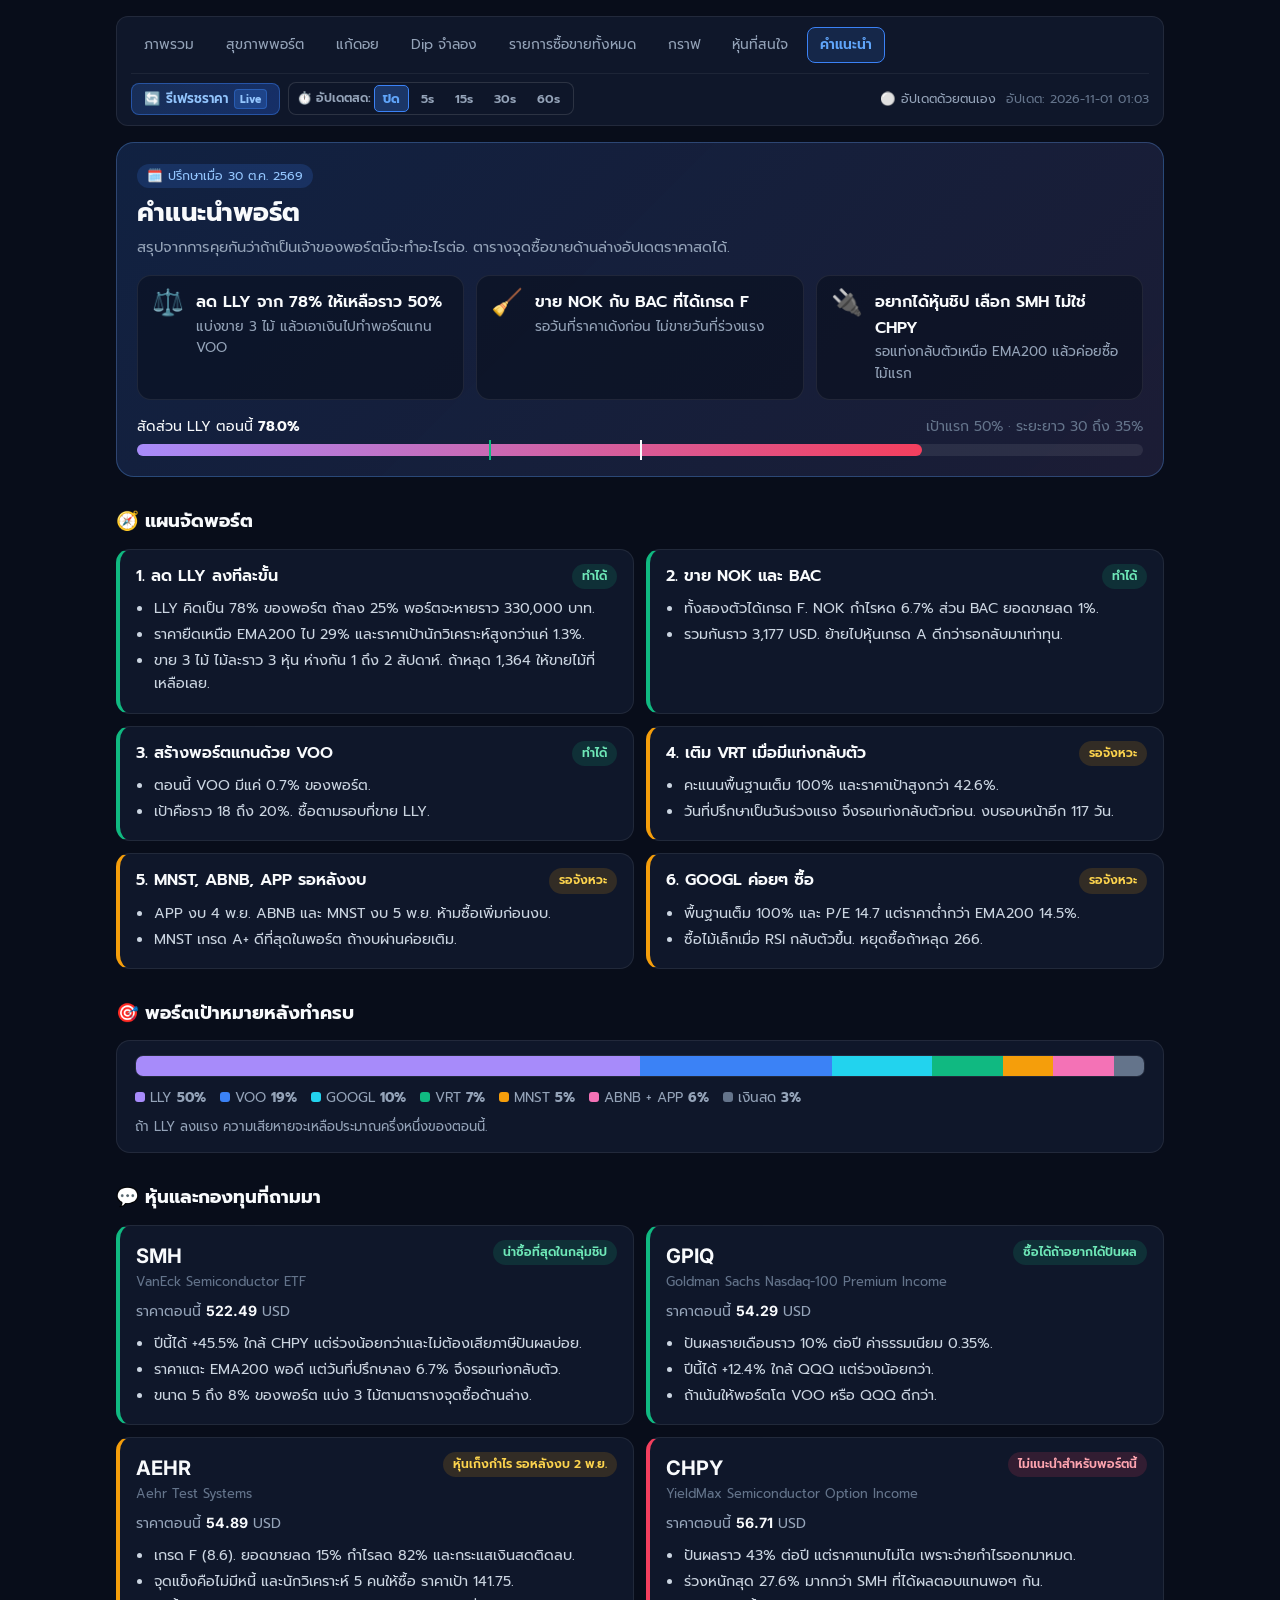
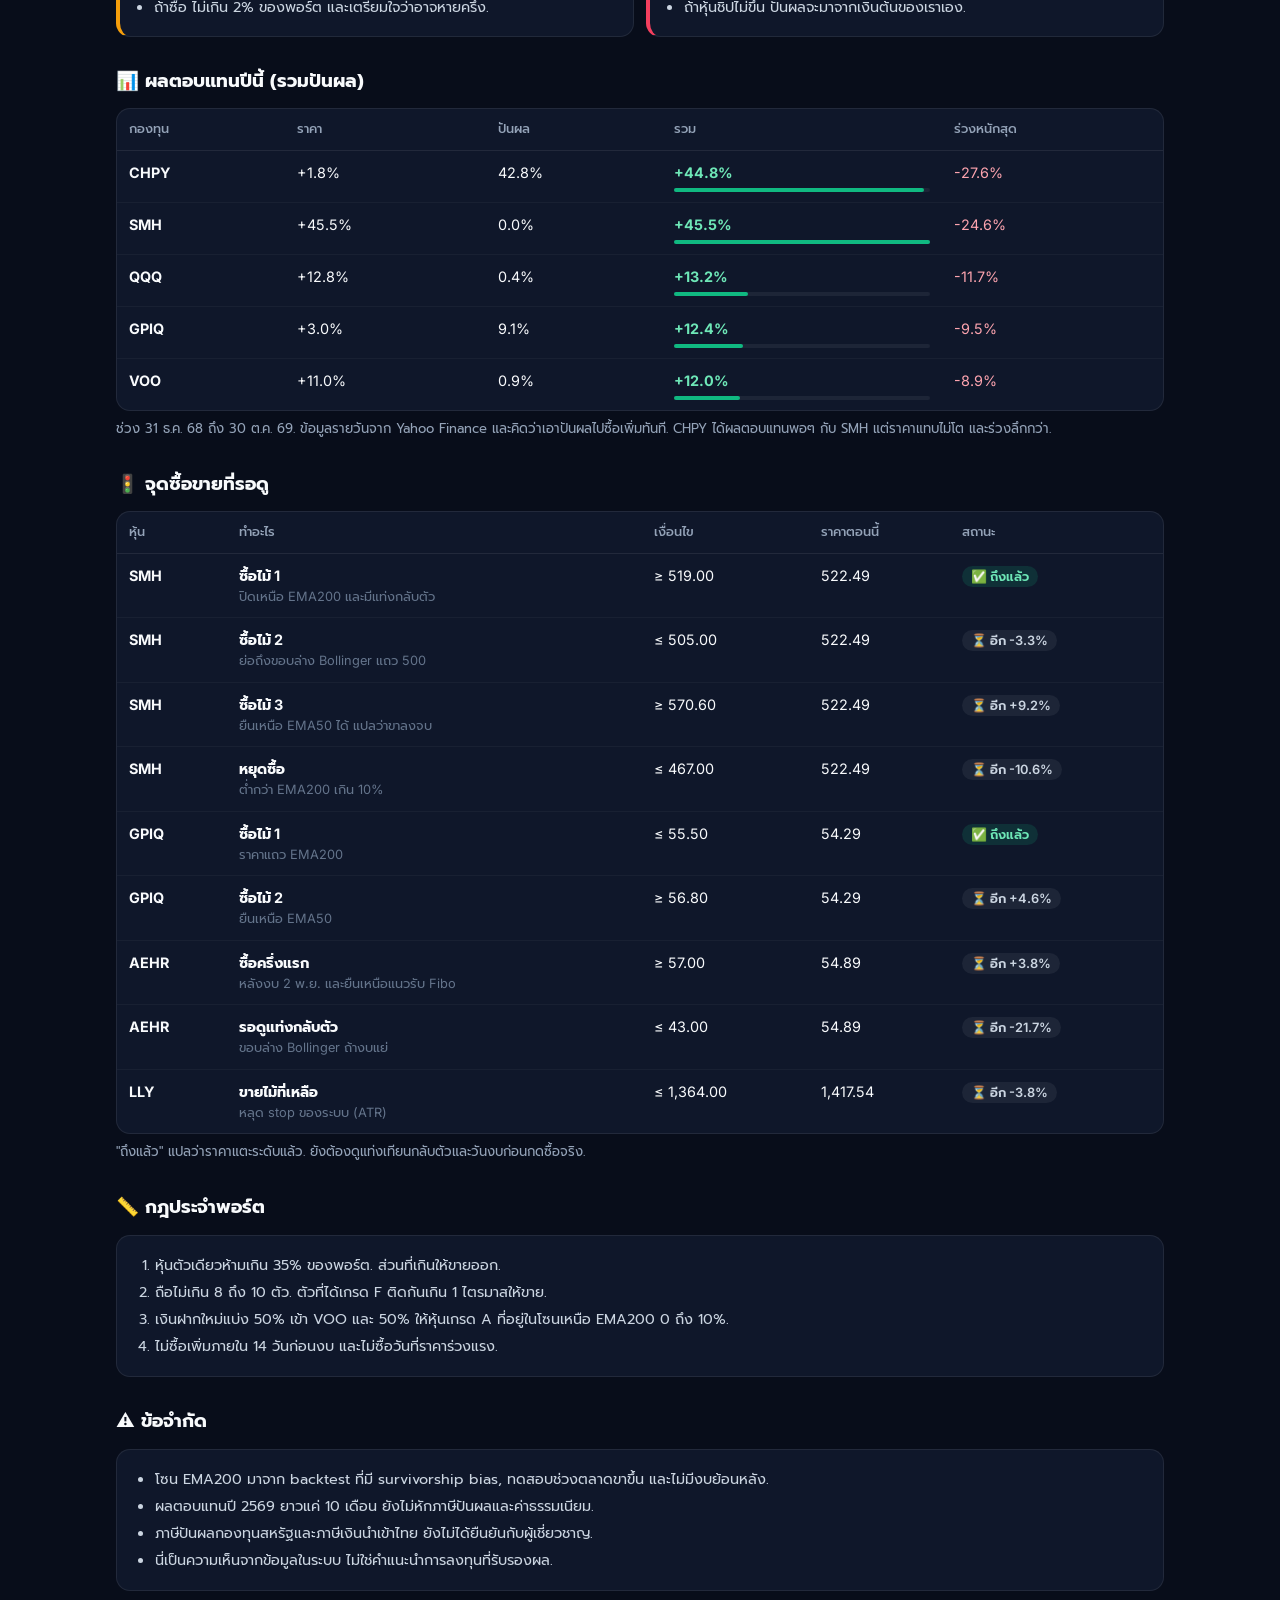
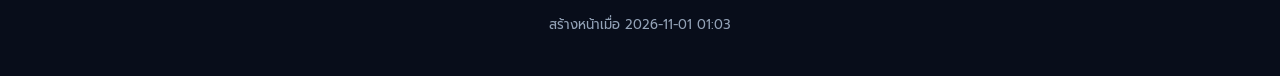
<file: reports/advisor.html>
<!DOCTYPE html>
<html lang="th">
<head>
<meta charset="UTF-8">
<meta name="viewport" content="width=device-width, initial-scale=1.0">
<title>คำแนะนำพอร์ต - Filter Stock</title>
<link rel="preconnect" href="https://fonts.googleapis.com">
<link rel="preconnect" href="https://fonts.gstatic.com" crossorigin>
<link href="https://fonts.googleapis.com/css2?family=Inter:wght@400;600;700&family=Prompt:wght@300;400;500;600;700&display=swap" rel="stylesheet">
<style>
:root { --bg:#080d1a; --card:#0f172a; --line:rgba(255,255,255,0.08); --text:#f8fafc; --sub:#94a3b8; --muted:#64748b;
  --go:#10b981; --wait:#f59e0b; --stop:#f43f5e; --blue:#3b82f6; }
* { box-sizing:border-box; }
body { margin:0; background:var(--bg); color:var(--text); font-family:'Prompt','Inter',-apple-system,sans-serif; line-height:1.6; }
.wrap { max-width:1080px; margin:0 auto; padding:16px; }
h1 { font-size:1.6rem; margin:4px 0 2px; }
h2 { font-size:1.15rem; margin:30px 0 12px; display:flex; align-items:center; gap:8px; }
.muted { color:var(--muted); } .small { font-size:0.8rem; }
.sub { color:var(--sub); margin:0 0 18px; font-size:0.92rem; }
.alert { background:rgba(244,63,94,0.08); border:1px solid rgba(244,63,94,0.3); border-radius:12px; padding:12px 16px; margin-bottom:16px; }
.hero { background:linear-gradient(135deg,rgba(59,130,246,0.18),rgba(167,139,250,0.12)); border:1px solid rgba(96,165,250,0.3);
  border-radius:18px; padding:20px; }
.hero-date { display:inline-block; font-size:0.78rem; color:#93c5fd; background:rgba(59,130,246,0.18); border-radius:999px; padding:2px 10px; }
.hls { display:grid; grid-template-columns:repeat(3,1fr); gap:12px; margin-top:16px; }
.hl { display:flex; gap:12px; background:rgba(8,13,26,0.55); border:1px solid var(--line); border-radius:14px; padding:14px; }
.hl-ico { font-size:1.6rem; line-height:1; }
.hl-t { font-weight:600; } .hl-s { color:var(--sub); font-size:0.85rem; }
.prog { margin-top:16px; }
.prog-head { display:flex; justify-content:space-between; flex-wrap:wrap; gap:6px; font-size:0.88rem; margin-bottom:6px; }
.prog-bar { position:relative; height:12px; background:rgba(255,255,255,0.08); border-radius:999px; overflow:visible; }
.prog-fill { height:100%; border-radius:999px; background:linear-gradient(90deg,#a78bfa,#f43f5e); }
.prog-mark { position:absolute; top:-4px; width:2px; height:20px; background:#f8fafc; }
.prog-mark2 { background:#10b981; }
.grid { display:grid; grid-template-columns:repeat(2,1fr); gap:12px; }
.card { background:var(--card); border:1px solid var(--line); border-left:4px solid var(--muted); border-radius:14px; padding:14px 16px; }
.tone-go { border-left-color:var(--go); } .tone-wait { border-left-color:var(--wait); } .tone-stop { border-left-color:var(--stop); }
.card-top { display:flex; justify-content:space-between; align-items:flex-start; gap:10px; }
.card-t { font-weight:600; }
.card ul { margin:8px 0 0; padding-left:18px; color:#cbd5e1; font-size:0.9rem; }
.card li { margin:3px 0; }
.pill { flex:0 0 auto; font-size:0.76rem; font-weight:600; border-radius:999px; padding:3px 10px; white-space:nowrap; }
.pill-go { color:#6ee7b7; background:rgba(16,185,129,0.15); }
.pill-wait { color:#fcd34d; background:rgba(245,158,11,0.15); }
.pill-stop { color:#fda4af; background:rgba(244,63,94,0.15); }
.tk { font-family:'Inter',sans-serif; font-weight:700; font-size:1.25rem; }
.live-line { margin-top:8px; font-size:0.88rem; color:var(--sub); }
.live-line b { color:var(--text); font-family:'Inter',sans-serif; }
.mix { display:flex; height:22px; border-radius:8px; overflow:hidden; border:1px solid var(--line); }
.mix-seg { height:100%; }
.mix-legend { display:flex; flex-wrap:wrap; gap:6px 14px; margin-top:10px; font-size:0.85rem; color:var(--sub); }
.mix-key i { display:inline-block; width:10px; height:10px; border-radius:3px; margin-right:5px; }
.tbl-wrap { background:var(--card); border:1px solid var(--line); border-radius:14px; overflow-x:auto; }
table { width:100%; border-collapse:collapse; font-size:0.9rem; }
th { text-align:left; color:var(--sub); font-weight:500; font-size:0.8rem; padding:10px 12px; border-bottom:1px solid var(--line); }
td { padding:10px 12px; border-bottom:1px solid rgba(255,255,255,0.04); vertical-align:top; font-family:'Inter','Prompt',sans-serif; }
tr:last-child td { border-bottom:none; }
.tk-cell { font-weight:700; }
.tot { font-weight:700; color:#6ee7b7; min-width:110px; }
.bar { height:4px; background:rgba(255,255,255,0.06); border-radius:4px; margin-top:4px; }
.bar div { height:100%; background:var(--go); border-radius:4px; }
.neg { color:#fda4af; }
.st { font-size:0.8rem; font-weight:600; border-radius:999px; padding:3px 9px; white-space:nowrap; }
.st-hit { color:#6ee7b7; background:rgba(16,185,129,0.15); }
.st-wait { color:#cbd5e1; background:rgba(255,255,255,0.06); }
.st-na { color:var(--muted); }
.note { color:var(--sub); font-size:0.82rem; margin-top:8px; }
.box { background:var(--card); border:1px solid var(--line); border-radius:14px; padding:14px 18px; }
.box ol, .box ul { margin:0; padding-left:20px; color:#cbd5e1; font-size:0.9rem; }
.box li { margin:4px 0; }
@media (max-width:720px) {
  .wrap { padding:10px; }
  h1 { font-size:1.3rem; }
  .hls, .grid { grid-template-columns:1fr; }
  .hero { padding:16px; }
  td, th { padding:8px; }
}
</style>
</head>
<body>
<div class="wrap">
<style>
.rnav { display: flex; flex-direction: column; gap: 10px; box-sizing: border-box; width: 100%; max-width: 100%;
  padding: 10px 14px; margin: 0 0 16px 0; background: #0f172a; border: 1px solid rgba(255,255,255,0.08); border-radius: 12px;
  font-family: 'Prompt', 'Inter', -apple-system, sans-serif; font-size: 0.86rem; }
.rnav-top-row { display: flex; align-items: center; justify-content: space-between; gap: 8px 16px; width: 100%; flex-wrap: wrap; }
.rnav-links { display: flex; gap: 6px; min-width: 0; flex: 1 1 auto; overflow-x: auto; scrollbar-width: none; -webkit-overflow-scrolling: touch; }
.rnav-links::-webkit-scrollbar { display: none; }
.rnav-link { flex: 0 0 auto; white-space: nowrap; padding: 6px 12px; border-radius: 8px; text-decoration: none; color: #94a3b8;
  border: 1px solid transparent; transition: color 0.15s, background 0.15s; }
.rnav-link:hover { color: #f8fafc; background: rgba(255,255,255,0.06); }
.rnav-link.active { color: #60a5fa; background: rgba(59,130,246,0.15); border-color: #3b82f6; font-weight: 600; }
.rnav-time { white-space: nowrap; color: #64748b; font-size: 0.78rem; }

/* GLOBAL LIVE CONTROLS BAR */
.rnav-live-bar { display: flex; align-items: center; justify-content: space-between; gap: 10px; flex-wrap: wrap;
  padding-top: 8px; border-top: 1px solid rgba(255,255,255,0.06); font-size: 0.82rem; }
.rnav-live-left { display: flex; align-items: center; gap: 8px; flex-wrap: wrap; }
.rnav-live-right { display: flex; align-items: center; gap: 10px; margin-left: auto; flex-wrap: wrap; }
.rnav-refresh-btn { display: inline-flex; align-items: center; gap: 6px; background: linear-gradient(135deg, rgba(59, 130, 246, 0.22) 0%, rgba(37, 99, 235, 0.32) 100%);
  border: 1px solid rgba(59, 130, 246, 0.45); color: #93c5fd; padding: 5px 12px; border-radius: 8px; font-size: 0.82rem; font-weight: 600;
  cursor: pointer; transition: all 0.2s ease; font-family: inherit; }
.rnav-refresh-btn:hover { background: linear-gradient(135deg, rgba(59, 130, 246, 0.35) 0%, rgba(37, 99, 235, 0.45) 100%); border-color: #60a5fa; color: #ffffff; }
.rnav-live-badge { font-size: 0.66rem; background: rgba(59, 130, 246, 0.25); border: 1px solid rgba(59, 130, 246, 0.4); padding: 1px 5px; border-radius: 4px; color: #93c5fd; font-weight: 700; }
.rnav-int-group { display: inline-flex; align-items: center; gap: 3px; background: rgba(15, 23, 42, 0.75); border: 1px solid rgba(255, 255, 255, 0.12); border-radius: 8px; padding: 2px 4px; }
.rnav-int-label { font-size: 0.76rem; color: #94a3b8; font-weight: 600; padding-left: 4px; }
.rnav-int-btn { padding: 3px 8px; border-radius: 5px; border: 1px solid transparent; background: transparent; color: #94a3b8; font-size: 0.78rem; font-weight: 600; cursor: pointer; transition: all 0.15s ease; font-family: inherit; }
.rnav-int-btn:hover { color: #f8fafc; background: rgba(255, 255, 255, 0.08); }
.rnav-int-btn.active { background: rgba(59, 130, 246, 0.3); border-color: #3b82f6; color: #60a5fa; font-weight: 700; }
.rnav-status { font-size: 0.78rem; color: #94a3b8; white-space: nowrap; }

@media (max-width: 640px) {
  .rnav { padding: 8px 10px; gap: 8px; }
  .rnav-top-row { gap: 6px; }
  .rnav-live-bar { flex-direction: column; align-items: stretch; gap: 8px; padding-top: 6px; }
  .rnav-live-left { justify-content: space-between; width: 100%; }
  .rnav-live-right { width: 100%; justify-content: space-between; margin-left: 0; }
  .rnav-time { font-size: 0.72rem; }
  .rnav-status { font-size: 0.74rem; }
  /* Every tab visible at once: wrap instead of scrolling sideways. */
  .rnav-links { flex-wrap: wrap; overflow: visible; gap: 4px; }
  .rnav-link { padding: 6px 9px; font-size: 0.80rem; }
  /* Live bar: refresh and interval on one row, status underneath. */
  .rnav-live-left { flex-wrap: nowrap; gap: 6px; }
  .rnav-refresh-btn { padding: 5px 9px; }
  .rnav-live-badge { display: none; }
  .rnav-int-word { display: none; }
  .rnav-int-btn { padding: 3px 6px; }
}
</style>
<nav class="rnav" aria-label="รายงาน"><div class="rnav-top-row"><div class="rnav-links"><a href="portfolio_master.html" class="rnav-link">ภาพรวม</a><a href="portfolio_review.html" class="rnav-link">สุขภาพพอร์ต</a><a href="portfolio_recovery.html" class="rnav-link">แก้ดอย</a><a href="portfolio_dip_sim.html" class="rnav-link">Dip จำลอง</a><a href="trades_ledger.html" class="rnav-link">รายการซื้อขายทั้งหมด</a><a href="stock_chart.html" class="rnav-link">กราฟ</a><a href="watchlist.html" class="rnav-link">หุ้นที่สนใจ</a><a href="advisor.html" class="rnav-link active" aria-current="page">คำแนะนำ</a></div></div><div class="rnav-live-bar"><div class="rnav-live-left"><button id="rnav-btn-refresh" class="rnav-refresh-btn" onclick="triggerGlobalRefresh()" title="กดเพื่อดึงราคาตลาดสดทันที"><span id="rnav-refresh-icon" style="display:inline-block; transition:transform 0.6s ease;">🔄</span> <span id="rnav-refresh-text">รีเฟรชราคา</span> <span class="rnav-live-badge">Live</span></button><div class="rnav-int-group" title="อัปเดตราคาหุ้นอัตโนมัติ (5วิ - 60วิ)"><span class="rnav-int-label">⏱️<span class="rnav-int-word"> อัปเดตสด:</span></span><button id="rnav-live-0" class="rnav-int-btn active" onclick="setGlobalLiveInterval(0)">ปิด</button><button id="rnav-live-5" class="rnav-int-btn" onclick="setGlobalLiveInterval(5)">5s</button><button id="rnav-live-15" class="rnav-int-btn" onclick="setGlobalLiveInterval(15)">15s</button><button id="rnav-live-30" class="rnav-int-btn" onclick="setGlobalLiveInterval(30)">30s</button><button id="rnav-live-60" class="rnav-int-btn" onclick="setGlobalLiveInterval(60)">60s</button></div></div><div class="rnav-live-right"><span id="rnav-live-status" class="rnav-status">⚪ อัปเดตด้วยตนเอง</span><span class="rnav-time">อัปเดต: 2026-11-01 01:03</span></div></div></nav>
<script>
(function() {
  var activeLink = document.querySelector(".rnav-link.active");
  if (activeLink && activeLink.parentNode) {
    activeLink.parentNode.scrollLeft = activeLink.offsetLeft - activeLink.parentNode.offsetLeft - 16;
  }

  var globalIntervalSec = 0;
  var globalCountdownSec = 0;
  var globalCountdownTimer = null;
  var globalLastSyncTime = '';

  window.triggerGlobalRefresh = async function() {
    var btn = document.getElementById('rnav-btn-refresh');
    var icon = document.getElementById('rnav-refresh-icon');
    var text = document.getElementById('rnav-refresh-text');
    var statusEl = document.getElementById('rnav-live-status');

    if (btn) { btn.disabled = true; btn.style.opacity = '0.7'; }
    if (icon) icon.style.transform = 'rotate(360deg)';
    if (text) text.textContent = 'กำลังดึง...';

    try {
      if (typeof window.refreshLiveQuotes === 'function') {
        await window.refreshLiveQuotes();
      } else if (typeof window.fetchChartLiveQuotes === 'function') {
        await window.fetchChartLiveQuotes();
      } else {
        await fetchGenericLiveQuotes();
      }
      var now = new Date();
      globalLastSyncTime = now.toLocaleTimeString('th-TH', { hour: '2-digit', minute: '2-digit', second: '2-digit' });
      updateGlobalStatusUI();
    } catch (e) {
      console.warn('Global refresh error:', e);
      if (statusEl) statusEl.textContent = '⚠️ รีเฟรชไม่สำเร็จ';
    } finally {
      if (btn) { btn.disabled = false; btn.style.opacity = '1'; }
      if (icon) icon.style.transform = 'none';
      if (text) text.textContent = 'รีเฟรชราคา';
    }
  };

  window.setGlobalLiveInterval = function(sec) {
    globalIntervalSec = parseInt(sec, 10) || 0;
    try {
      localStorage.setItem('portfolio_live_interval', globalIntervalSec);
    } catch (e) {}

    [0, 5, 15, 30, 60].forEach(function(s) {
      var b = document.getElementById('rnav-live-' + s);
      if (b) b.classList.toggle('active', s === globalIntervalSec);
    });

    if (globalCountdownTimer) {
      clearInterval(globalCountdownTimer);
      globalCountdownTimer = null;
    }

    if (typeof window.setLiveInterval === 'function') {
      window.setLiveInterval(globalIntervalSec);
    }
    if (typeof window.setChartLiveInterval === 'function') {
      window.setChartLiveInterval(globalIntervalSec);
    }

    if (globalIntervalSec <= 0) {
      updateGlobalStatusUI();
      return;
    }

    globalCountdownSec = globalIntervalSec;
    updateGlobalStatusUI();

    if (typeof window.setLiveInterval !== 'function' && typeof window.setChartLiveInterval !== 'function') {
      window.triggerGlobalRefresh();
      globalCountdownTimer = setInterval(function() {
        if (document.hidden) return;
        globalCountdownSec--;
        if (globalCountdownSec <= 0) {
          globalCountdownSec = globalIntervalSec;
          window.triggerGlobalRefresh();
        }
        updateGlobalStatusUI();
      }, 1000);
    }
  };

  function updateGlobalStatusUI() {
    var statusEl = document.getElementById('rnav-live-status');
    if (!statusEl) return;
    if (globalIntervalSec <= 0) {
      statusEl.innerHTML = globalLastSyncTime 
        ? '🟢 ซิงค์ล่าสุด: <strong style="color:#60a5fa;">' + globalLastSyncTime + ' น.</strong>'
        : '⚪ อัปเดตด้วยตนเอง';
    } else {
      var dot = '<span style="display:inline-block;width:7px;height:7px;border-radius:50%;background:#10b981;box-shadow:0 0 6px #10b981;margin-right:4px;"></span>';
      statusEl.innerHTML = dot + 'Live (' + globalIntervalSec + 's): <strong style="color:#10b981;">' + globalCountdownSec + 's</strong>' +
        (globalLastSyncTime ? ' | <strong style="color:#60a5fa;">' + globalLastSyncTime + ' น.</strong>' : '');
    }
  }

  async function fetchGenericLiveQuotes() {
    var res = await fetch('https://scanner.tradingview.com/america/scan', {
      method: 'POST',
      mode: 'cors',
      body: JSON.stringify({
        symbols: { tickers: ["NASDAQ:NVDA","NASDAQ:AAPL","NASDAQ:MSFT","NASDAQ:GOOGL","NASDAQ:AMZN","NYSE:LLY","NASDAQ:TSLA","NASDAQ:AVGO","AMEX:VOO","NASDAQ:QQQI"] },
        columns: ['close', 'change', 'premarket_close', 'premarket_change', 'postmarket_close', 'postmarket_change']
      })
    });
    if (!res.ok) return;
    var data = await res.json();
    var quotes = {};
    (data.data || []).forEach(function(item) {
      var parts = (item.s || '').split(':');
      var tk = parts.length > 1 ? parts[1] : parts[0];
      quotes[tk] = {
        close: item.d[0],
        change: item.d[1],
        premarket_close: item.d[2],
        premarket_change: item.d[3],
        postmarket_close: item.d[4],
        postmarket_change: item.d[5]
      };
    });
    var now = new Date();
    var timeStr = now.toLocaleTimeString('th-TH', { hour: '2-digit', minute: '2-digit', second: '2-digit' });
    var payload = { quotes: quotes, timeStr: timeStr, timestamp: Date.now() };
    try { localStorage.setItem('portfolio_live_bus', JSON.stringify(payload)); } catch(e) {}
    try {
      if (!window.__LIVE_BC__) window.__LIVE_BC__ = new BroadcastChannel('stock_portfolio_live_channel');
      window.__LIVE_BC__.postMessage(payload);
    } catch(e) {}
  }

  window.addEventListener('DOMContentLoaded', function() {
    try {
      var saved = parseInt(localStorage.getItem('portfolio_live_interval') || '0', 10);
      if (saved > 0) {
        setGlobalLiveInterval(saved);
      }
    } catch (e) {}
  });

  try {
    if (!window.__LIVE_BC__) window.__LIVE_BC__ = new BroadcastChannel('stock_portfolio_live_channel');
    window.__LIVE_BC__.onmessage = function(ev) {
      if (ev.data && ev.data.timeStr) {
        globalLastSyncTime = ev.data.timeStr;
        updateGlobalStatusUI();
      }
    };
  } catch(e) {}
})();
</script>
<style>
@media (max-width: 640px) {
  .rc-wrap { overflow: visible !important; border: none !important; background: transparent !important; box-shadow: none !important; }
  table.rc-cards { display: block; width: 100% !important; min-width: 0 !important; border: none !important; background: transparent !important; }
  table.rc-cards thead { display: none; }
  table.rc-cards tbody, table.rc-cards tfoot { display: block; }
  table.rc-cards tr { display: block; margin: 0 0 10px 0; padding: 10px 12px; border: 1px solid rgba(255,255,255,0.10);
    border-radius: 12px; background: rgba(15,23,42,0.75); }
  table.rc-cards td { display: flow-root; padding: 7px 0 !important; border: none !important;
    border-bottom: 1px dashed rgba(255,255,255,0.06) !important; text-align: right !important; white-space: normal !important;
    min-width: 0 !important; max-width: none !important; width: auto !important; position: static !important;
    box-shadow: none !important; background: transparent !important; }
  table.rc-cards td:last-child { border-bottom: none !important; }
  table.rc-cards td[data-label]::before { content: attr(data-label); float: left; width: 40%; margin-right: 10px; text-align: left;
    color: #94a3b8; font-size: 0.74rem; font-weight: 600; line-height: 1.5; }
  table.rc-cards td.rc-head { font-size: 1.02rem; padding-bottom: 8px !important;
    border-bottom: 1px solid rgba(255,255,255,0.10) !important; text-align: left !important; }
  table.rc-cards td.rc-head::before { display: none; }
  table.rc-cards td.rc-empty { display: none; }
}
</style>
<script>
(function () {
  var PHONE = 640, timer = null;
  function headers(table) {
    var row = table.tHead && table.tHead.rows[table.tHead.rows.length - 1];
    if (!row) return [];
    var out = [];
    for (var i = 0; i < row.cells.length; i++) {
      var c = row.cells[i], tmp = document.createElement('div');
      tmp.innerHTML = c.innerHTML.replace(/<br\s*\/?>/gi, ' ');
      var text = (tmp.textContent || '').replace(/\s+/g, ' ').trim();
      for (var k = 0; k < (c.colSpan || 1); k++) out.push(text);
    }
    return out;
  }
  function label(table) {
    var hs = headers(table);
    for (var b = 0; b < table.tBodies.length; b++) {
      var rows = table.tBodies[b].rows;
      for (var r = 0; r < rows.length; r++) {
        var col = 0, cells = rows[r].cells;
        for (var i = 0; i < cells.length; i++) {
          var td = cells[i], h = hs[col] || '';
          col += td.colSpan || 1;
          if (i === 0 && cells.length > 1) { td.classList.add('rc-head'); continue; }
          if (cells.length === 1) continue;
          if (h) td.setAttribute('data-label', h);
          var txt = (td.textContent || '').trim();
          td.classList.toggle('rc-empty', !txt || txt === '-');
        }
      }
    }
  }
  function apply() {
    var phone = window.innerWidth <= PHONE;
    var tables = document.querySelectorAll('table:not(.no-cards):not(.fin-table)');
    for (var t = 0; t < tables.length; t++) {
      var table = tables[t], wrap = table.parentElement;
      if (!phone) {
        if (table.classList.contains('rc-cards')) { table.classList.remove('rc-cards'); if (wrap) wrap.classList.remove('rc-wrap'); }
        continue;
      }
      if (!table.tHead || table.closest('.rc-skip')) continue;
      if (!table.classList.contains('rc-cards')) {
        var avail = wrap ? wrap.clientWidth : window.innerWidth;
        if (table.scrollWidth <= avail + 4) continue;
        table.classList.add('rc-cards');
        if (wrap) wrap.classList.add('rc-wrap');
      }
      label(table);
    }
  }
  function schedule() { clearTimeout(timer); timer = setTimeout(apply, 120); }
  document.addEventListener('DOMContentLoaded', function () {
    apply();
    window.addEventListener('resize', schedule);
    // Live price refreshes rewrite rows; relabel them.
    try { new MutationObserver(function (ms) {
      for (var i = 0; i < ms.length; i++) { if (ms[i].target.closest && ms[i].target.closest('table')) { schedule(); return; } }
      schedule();
    }).observe(document.body, { childList: true, subtree: true }); } catch (e) {}
  });
})();
</script>

<section class="hero">
  <span class="hero-date">🗓️ ปรึกษาเมื่อ 30 ต.ค. 2569</span>
  <h1>คำแนะนำพอร์ต</h1>
  <p class="sub" style="margin:0">สรุปจากการคุยกันว่าถ้าเป็นเจ้าของพอร์ตนี้จะทำอะไรต่อ. ตารางจุดซื้อขายด้านล่างอัปเดตราคาสดได้.</p>
  <div class="hls"><div class="hl"><div class="hl-ico">⚖️</div><div><div class="hl-t">ลด LLY จาก 78% ให้เหลือราว 50%</div><div class="hl-s">แบ่งขาย 3 ไม้ แล้วเอาเงินไปทำพอร์ตแกน VOO</div></div></div><div class="hl"><div class="hl-ico">🧹</div><div><div class="hl-t">ขาย NOK กับ BAC ที่ได้เกรด F</div><div class="hl-s">รอวันที่ราคาเด้งก่อน ไม่ขายวันที่ร่วงแรง</div></div></div><div class="hl"><div class="hl-ico">🔌</div><div><div class="hl-t">อยากได้หุ้นชิป เลือก SMH ไม่ใช่ CHPY</div><div class="hl-s">รอแท่งกลับตัวเหนือ EMA200 แล้วค่อยซื้อไม้แรก</div></div></div></div>
  <div class="prog"><div class="prog-head"><span>สัดส่วน LLY ตอนนี้ <b>78.0%</b></span><span class="muted">เป้าแรก 50% · ระยะยาว 30 ถึง 35%</span></div><div class="prog-bar"><div class="prog-fill" style="width:78.0%"></div><div class="prog-mark" style="left:50%" title="เป้าแรก 50%"></div><div class="prog-mark prog-mark2" style="left:35%" title="เพดานระยะยาว 35%"></div></div></div>
</section>

<h2>🧭 แผนจัดพอร์ต</h2>
<div class="grid"><div class="card tone-go"><div class="card-top"><div class="card-t">1. ลด LLY ลงทีละขั้น</div><span class="pill pill-go">ทำได้</span></div><ul><li>LLY คิดเป็น 78% ของพอร์ต ถ้าลง 25% พอร์ตจะหายราว 330,000 บาท.</li><li>ราคายืดเหนือ EMA200 ไป 29% และราคาเป้านักวิเคราะห์สูงกว่าแค่ 1.3%.</li><li>ขาย 3 ไม้ ไม้ละราว 3 หุ้น ห่างกัน 1 ถึง 2 สัปดาห์. ถ้าหลุด 1,364 ให้ขายไม้ที่เหลือเลย.</li></ul></div><div class="card tone-go"><div class="card-top"><div class="card-t">2. ขาย NOK และ BAC</div><span class="pill pill-go">ทำได้</span></div><ul><li>ทั้งสองตัวได้เกรด F. NOK กำไรหด 6.7% ส่วน BAC ยอดขายลด 1%.</li><li>รวมกันราว 3,177 USD. ย้ายไปหุ้นเกรด A ดีกว่ารอกลับมาเท่าทุน.</li></ul></div><div class="card tone-go"><div class="card-top"><div class="card-t">3. สร้างพอร์ตแกนด้วย VOO</div><span class="pill pill-go">ทำได้</span></div><ul><li>ตอนนี้ VOO มีแค่ 0.7% ของพอร์ต.</li><li>เป้าคือราว 18 ถึง 20%. ซื้อตามรอบที่ขาย LLY.</li></ul></div><div class="card tone-wait"><div class="card-top"><div class="card-t">4. เติม VRT เมื่อมีแท่งกลับตัว</div><span class="pill pill-wait">รอจังหวะ</span></div><ul><li>คะแนนพื้นฐานเต็ม 100% และราคาเป้าสูงกว่า 42.6%.</li><li>วันที่ปรึกษาเป็นวันร่วงแรง จึงรอแท่งกลับตัวก่อน. งบรอบหน้าอีก 117 วัน.</li></ul></div><div class="card tone-wait"><div class="card-top"><div class="card-t">5. MNST, ABNB, APP รอหลังงบ</div><span class="pill pill-wait">รอจังหวะ</span></div><ul><li>APP งบ 4 พ.ย. ABNB และ MNST งบ 5 พ.ย. ห้ามซื้อเพิ่มก่อนงบ.</li><li>MNST เกรด A+ ดีที่สุดในพอร์ต ถ้างบผ่านค่อยเติม.</li></ul></div><div class="card tone-wait"><div class="card-top"><div class="card-t">6. GOOGL ค่อยๆ ซื้อ</div><span class="pill pill-wait">รอจังหวะ</span></div><ul><li>พื้นฐานเต็ม 100% และ P/E 14.7 แต่ราคาต่ำกว่า EMA200 14.5%.</li><li>ซื้อไม้เล็กเมื่อ RSI กลับตัวขึ้น. หยุดซื้อถ้าหลุด 266.</li></ul></div></div>

<h2>🎯 พอร์ตเป้าหมายหลังทำครบ</h2>
<div class="box">
  <div class="mix"><div class="mix-seg" style="width:50%;background:#a78bfa" title="LLY 50%"></div><div class="mix-seg" style="width:19%;background:#3b82f6" title="VOO 19%"></div><div class="mix-seg" style="width:10%;background:#22d3ee" title="GOOGL 10%"></div><div class="mix-seg" style="width:7%;background:#10b981" title="VRT 7%"></div><div class="mix-seg" style="width:5%;background:#f59e0b" title="MNST 5%"></div><div class="mix-seg" style="width:6%;background:#f472b6" title="ABNB + APP 6%"></div><div class="mix-seg" style="width:3%;background:#64748b" title="เงินสด 3%"></div></div>
  <div class="mix-legend"><span class="mix-key"><i style="background:#a78bfa"></i>LLY <b>50%</b></span><span class="mix-key"><i style="background:#3b82f6"></i>VOO <b>19%</b></span><span class="mix-key"><i style="background:#22d3ee"></i>GOOGL <b>10%</b></span><span class="mix-key"><i style="background:#10b981"></i>VRT <b>7%</b></span><span class="mix-key"><i style="background:#f59e0b"></i>MNST <b>5%</b></span><span class="mix-key"><i style="background:#f472b6"></i>ABNB + APP <b>6%</b></span><span class="mix-key"><i style="background:#64748b"></i>เงินสด <b>3%</b></span></div>
  <div class="note">ถ้า LLY ลงแรง ความเสียหายจะเหลือประมาณครึ่งหนึ่งของตอนนี้.</div>
</div>

<h2>💬 หุ้นและกองทุนที่ถามมา</h2>
<div class="grid"><div class="card tone-go"><div class="card-top"><div><div class="tk">SMH</div><div class="muted small">VanEck Semiconductor ETF</div></div><span class="pill pill-go">น่าซื้อที่สุดในกลุ่มชิป</span></div><div class="live-line">ราคาตอนนี้ <b data-price="SMH">522.49</b> USD</div><ul><li>ปีนี้ได้ +45.5% ใกล้ CHPY แต่ร่วงน้อยกว่าและไม่ต้องเสียภาษีปันผลบ่อย.</li><li>ราคาแตะ EMA200 พอดี แต่วันที่ปรึกษาลง 6.7% จึงรอแท่งกลับตัว.</li><li>ขนาด 5 ถึง 8% ของพอร์ต แบ่ง 3 ไม้ตามตารางจุดซื้อด้านล่าง.</li></ul></div><div class="card tone-go"><div class="card-top"><div><div class="tk">GPIQ</div><div class="muted small">Goldman Sachs Nasdaq-100 Premium Income</div></div><span class="pill pill-go">ซื้อได้ถ้าอยากได้ปันผล</span></div><div class="live-line">ราคาตอนนี้ <b data-price="GPIQ">54.29</b> USD</div><ul><li>ปันผลรายเดือนราว 10% ต่อปี ค่าธรรมเนียม 0.35%.</li><li>ปีนี้ได้ +12.4% ใกล้ QQQ แต่ร่วงน้อยกว่า.</li><li>ถ้าเน้นให้พอร์ตโต VOO หรือ QQQ ดีกว่า.</li></ul></div><div class="card tone-wait"><div class="card-top"><div><div class="tk">AEHR</div><div class="muted small">Aehr Test Systems</div></div><span class="pill pill-wait">หุ้นเก็งกำไร รอหลังงบ 2 พ.ย.</span></div><div class="live-line">ราคาตอนนี้ <b data-price="AEHR">54.89</b> USD</div><ul><li>เกรด F (8.6). ยอดขายลด 15% กำไรลด 82% และกระแสเงินสดติดลบ.</li><li>จุดแข็งคือไม่มีหนี้ และนักวิเคราะห์ 5 คนให้ซื้อ ราคาเป้า 141.75.</li><li>ถ้าซื้อ ไม่เกิน 2% ของพอร์ต และเตรียมใจว่าอาจหายครึ่ง.</li></ul></div><div class="card tone-stop"><div class="card-top"><div><div class="tk">CHPY</div><div class="muted small">YieldMax Semiconductor Option Income</div></div><span class="pill pill-stop">ไม่แนะนำสำหรับพอร์ตนี้</span></div><div class="live-line">ราคาตอนนี้ <b data-price="CHPY">56.71</b> USD</div><ul><li>ปันผลราว 43% ต่อปี แต่ราคาแทบไม่โต เพราะจ่ายกำไรออกมาหมด.</li><li>ร่วงหนักสุด 27.6% มากกว่า SMH ที่ได้ผลตอบแทนพอๆ กัน.</li><li>ถ้าหุ้นชิปไม่ขึ้น ปันผลจะมาจากเงินต้นของเราเอง.</li></ul></div></div>

<h2>📊 ผลตอบแทนปีนี้ (รวมปันผล)</h2>
<div class="tbl-wrap"><table class="no-cards">
<thead><tr><th>กองทุน</th><th>ราคา</th><th>ปันผล</th><th>รวม</th><th>ร่วงหนักสุด</th></tr></thead>
<tbody><tr><td class="tk-cell">CHPY</td><td>+1.8%</td><td>42.8%</td><td class="tot">+44.8%<div class="bar"><div style="width:98%"></div></div></td><td class="neg">-27.6%</td></tr><tr><td class="tk-cell">SMH</td><td>+45.5%</td><td>0.0%</td><td class="tot">+45.5%<div class="bar"><div style="width:100%"></div></div></td><td class="neg">-24.6%</td></tr><tr><td class="tk-cell">QQQ</td><td>+12.8%</td><td>0.4%</td><td class="tot">+13.2%<div class="bar"><div style="width:29%"></div></div></td><td class="neg">-11.7%</td></tr><tr><td class="tk-cell">GPIQ</td><td>+3.0%</td><td>9.1%</td><td class="tot">+12.4%<div class="bar"><div style="width:27%"></div></div></td><td class="neg">-9.5%</td></tr><tr><td class="tk-cell">VOO</td><td>+11.0%</td><td>0.9%</td><td class="tot">+12.0%<div class="bar"><div style="width:26%"></div></div></td><td class="neg">-8.9%</td></tr></tbody></table></div>
<div class="note">ช่วง 31 ธ.ค. 68 ถึง 30 ต.ค. 69. ข้อมูลรายวันจาก Yahoo Finance และคิดว่าเอาปันผลไปซื้อเพิ่มทันที.
CHPY ได้ผลตอบแทนพอๆ กับ SMH แต่ราคาแทบไม่โต และร่วงลึกกว่า.</div>

<h2>🚦 จุดซื้อขายที่รอดู</h2>
<div class="tbl-wrap"><table id="trig-table">
<thead><tr><th>หุ้น</th><th>ทำอะไร</th><th>เงื่อนไข</th><th>ราคาตอนนี้</th><th>สถานะ</th></tr></thead>
<tbody><tr data-kind="above" data-level="519.0" data-ticker="SMH"><td class="tk-cell">SMH</td><td><b>ซื้อไม้ 1</b><div class="muted small">ปิดเหนือ EMA200 และมีแท่งกลับตัว</div></td><td>≥ 519.00</td><td data-price="SMH">522.49</td><td class="st-cell"><span class="st st-hit">✅ ถึงแล้ว</span></td></tr><tr data-kind="below" data-level="505.0" data-ticker="SMH"><td class="tk-cell">SMH</td><td><b>ซื้อไม้ 2</b><div class="muted small">ย่อถึงขอบล่าง Bollinger แถว 500</div></td><td>≤ 505.00</td><td data-price="SMH">522.49</td><td class="st-cell"><span class="st st-wait">⏳ อีก -3.3%</span></td></tr><tr data-kind="above" data-level="570.6" data-ticker="SMH"><td class="tk-cell">SMH</td><td><b>ซื้อไม้ 3</b><div class="muted small">ยืนเหนือ EMA50 ได้ แปลว่าขาลงจบ</div></td><td>≥ 570.60</td><td data-price="SMH">522.49</td><td class="st-cell"><span class="st st-wait">⏳ อีก +9.2%</span></td></tr><tr data-kind="below" data-level="467.0" data-ticker="SMH"><td class="tk-cell">SMH</td><td><b>หยุดซื้อ</b><div class="muted small">ต่ำกว่า EMA200 เกิน 10%</div></td><td>≤ 467.00</td><td data-price="SMH">522.49</td><td class="st-cell"><span class="st st-wait">⏳ อีก -10.6%</span></td></tr><tr data-kind="below" data-level="55.5" data-ticker="GPIQ"><td class="tk-cell">GPIQ</td><td><b>ซื้อไม้ 1</b><div class="muted small">ราคาแถว EMA200</div></td><td>≤ 55.50</td><td data-price="GPIQ">54.29</td><td class="st-cell"><span class="st st-hit">✅ ถึงแล้ว</span></td></tr><tr data-kind="above" data-level="56.8" data-ticker="GPIQ"><td class="tk-cell">GPIQ</td><td><b>ซื้อไม้ 2</b><div class="muted small">ยืนเหนือ EMA50</div></td><td>≥ 56.80</td><td data-price="GPIQ">54.29</td><td class="st-cell"><span class="st st-wait">⏳ อีก +4.6%</span></td></tr><tr data-kind="above" data-level="57.0" data-ticker="AEHR"><td class="tk-cell">AEHR</td><td><b>ซื้อครึ่งแรก</b><div class="muted small">หลังงบ 2 พ.ย. และยืนเหนือแนวรับ Fibo</div></td><td>≥ 57.00</td><td data-price="AEHR">54.89</td><td class="st-cell"><span class="st st-wait">⏳ อีก +3.8%</span></td></tr><tr data-kind="below" data-level="43.0" data-ticker="AEHR"><td class="tk-cell">AEHR</td><td><b>รอดูแท่งกลับตัว</b><div class="muted small">ขอบล่าง Bollinger ถ้างบแย่</div></td><td>≤ 43.00</td><td data-price="AEHR">54.89</td><td class="st-cell"><span class="st st-wait">⏳ อีก -21.7%</span></td></tr><tr data-kind="below" data-level="1364.0" data-ticker="LLY"><td class="tk-cell">LLY</td><td><b>ขายไม้ที่เหลือ</b><div class="muted small">หลุด stop ของระบบ (ATR)</div></td><td>≤ 1,364.00</td><td data-price="LLY">1,417.54</td><td class="st-cell"><span class="st st-wait">⏳ อีก -3.8%</span></td></tr></tbody></table></div>
<div class="note">"ถึงแล้ว" แปลว่าราคาแตะระดับแล้ว. ยังต้องดูแท่งเทียนกลับตัวและวันงบก่อนกดซื้อจริง.</div>

<h2>📏 กฎประจำพอร์ต</h2>
<div class="box"><ol><li>หุ้นตัวเดียวห้ามเกิน 35% ของพอร์ต. ส่วนที่เกินให้ขายออก.</li><li>ถือไม่เกิน 8 ถึง 10 ตัว. ตัวที่ได้เกรด F ติดกันเกิน 1 ไตรมาสให้ขาย.</li><li>เงินฝากใหม่แบ่ง 50% เข้า VOO และ 50% ให้หุ้นเกรด A ที่อยู่ในโซนเหนือ EMA200 0 ถึง 10%.</li><li>ไม่ซื้อเพิ่มภายใน 14 วันก่อนงบ และไม่ซื้อวันที่ราคาร่วงแรง.</li></ol></div>

<h2>⚠️ ข้อจำกัด</h2>
<div class="box"><ul><li>โซน EMA200 มาจาก backtest ที่มี survivorship bias, ทดสอบช่วงตลาดขาขึ้น และไม่มีงบย้อนหลัง.</li><li>ผลตอบแทนปี 2569 ยาวแค่ 10 เดือน ยังไม่หักภาษีปันผลและค่าธรรมเนียม.</li><li>ภาษีปันผลกองทุนสหรัฐและภาษีเงินนำเข้าไทย ยังไม่ได้ยืนยันกับผู้เชี่ยวชาญ.</li><li>นี่เป็นความเห็นจากข้อมูลในระบบ ไม่ใช่คำแนะนำการลงทุนที่รับรองผล.</li></ul></div>
<p class="note" style="text-align:center;margin:24px 0">สร้างหน้าเมื่อ 2026-11-01 01:03</p>
</div>
<script>
(function () {
  var SYMBOLS = {"LLY": "NYSE:LLY", "SMH": "NASDAQ:SMH", "GPIQ": "NASDAQ:GPIQ", "AEHR": "NASDAQ:AEHR", "CHPY": "AMEX:CHPY"};
  function fmt(p) { return p == null ? '-' : p.toLocaleString('en-US', {minimumFractionDigits: 2, maximumFractionDigits: 2}); }
  function status(kind, level, price) {
    if (price == null || price <= 0) return '<span class="st st-na">ไม่มีราคา</span>';
    var hit = kind === 'above' ? price >= level : price <= level;
    if (hit) return '<span class="st st-hit">✅ ถึงแล้ว</span>';
    var gap = (level / price - 1) * 100;
    return '<span class="st st-wait">⏳ อีก ' + (gap >= 0 ? '+' : '') + gap.toFixed(1) + '%</span>';
  }
  function apply(prices) {
    document.querySelectorAll('[data-price]').forEach(function (el) {
      var p = prices[el.getAttribute('data-price')];
      if (p != null) el.textContent = fmt(p);
    });
    document.querySelectorAll('#trig-table tr[data-kind]').forEach(function (tr) {
      var p = prices[tr.getAttribute('data-ticker')];
      if (p != null) tr.querySelector('.st-cell').innerHTML = status(tr.getAttribute('data-kind'), parseFloat(tr.getAttribute('data-level')), p);
    });
  }
  window.refreshLiveQuotes = async function () {
    var res = await fetch('https://scanner.tradingview.com/america/scan', {
      method: 'POST', mode: 'cors',
      body: JSON.stringify({ symbols: { tickers: Object.values(SYMBOLS) }, columns: ['close'] })
    });
    if (!res.ok) return;
    var data = await res.json(), prices = {};
    (data.data || []).forEach(function (it) { prices[(it.s || '').split(':').pop()] = it.d[0]; });
    apply(prices);
  };
})();
</script>
</body>
</html>
</file>
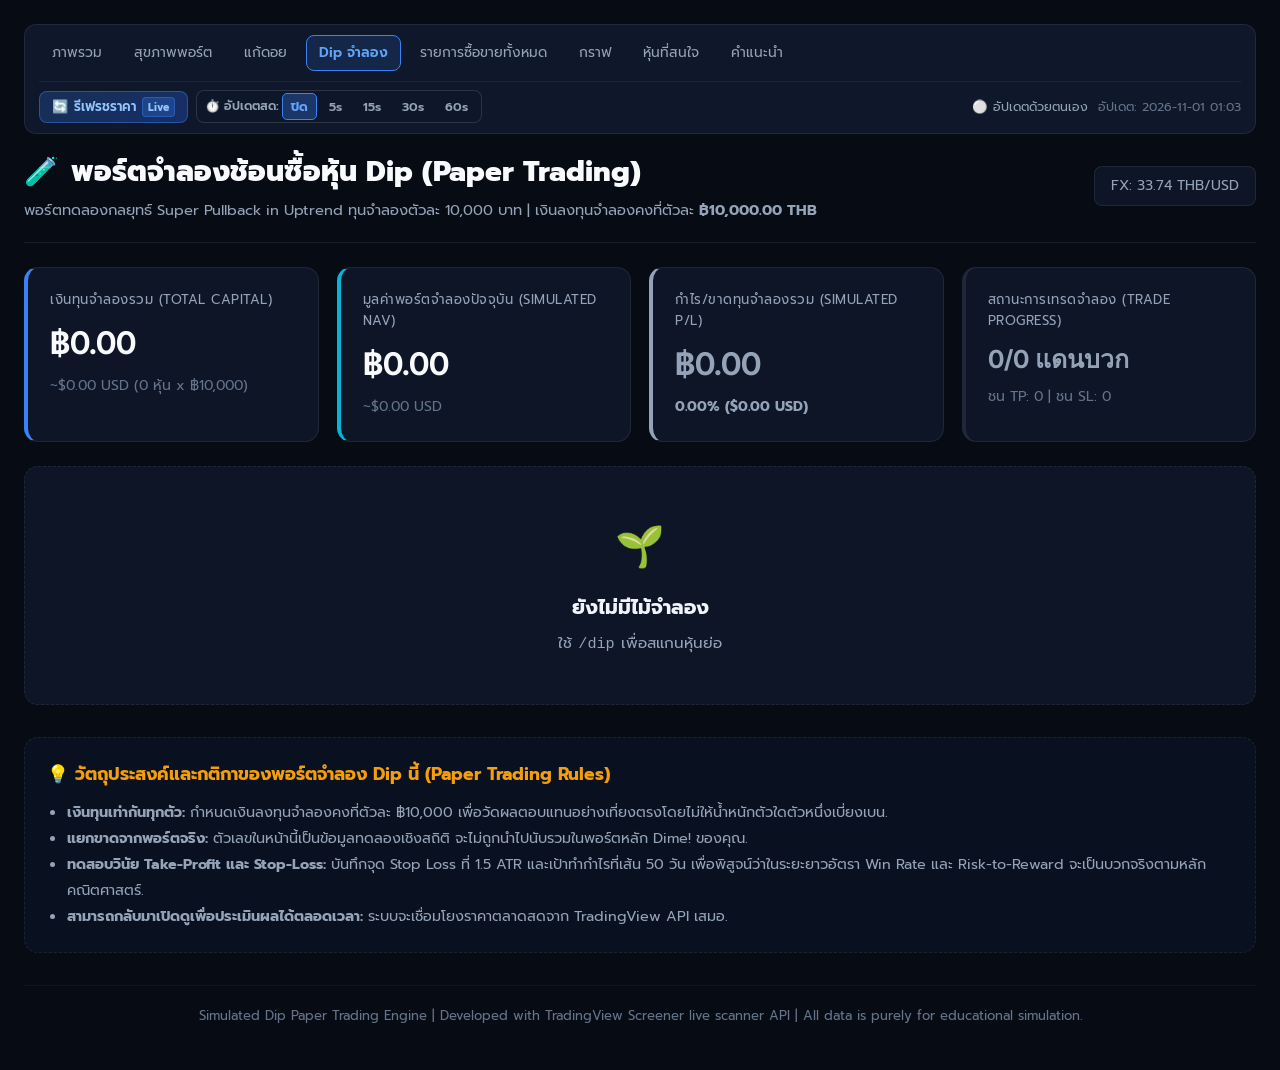
<file: reports/portfolio_dip_sim.html>
<!DOCTYPE html>
<html lang="th">
<head>
    <meta charset="UTF-8">
    <meta name="viewport" content="width=device-width, initial-scale=1.0">
    <title>พอร์ตจำลองช้อนซื้อหุ้น Dip (Paper Trading) (ตัวละ ฿10,000)</title>
    <link rel="preconnect" href="https://fonts.googleapis.com">
    <link rel="preconnect" href="https://fonts.gstatic.com" crossorigin>
    <link href="https://fonts.googleapis.com/css2?family=Inter:wght@300;400;500;600;700;800&family=Prompt:wght@300;400;500;600;700&display=swap" rel="stylesheet">
    <style>
        :root {
            --bg-body: #070b14;
            --bg-card: #0d1527;
            --bg-card-subtle: #111c34;
            --border-color: rgba(255, 255, 255, 0.08);
            --border-subtle: rgba(255, 255, 255, 0.04);
            --text-main: #f8fafc;
            --text-secondary: #94a3b8;
            --text-muted: #64748b;
            --emerald: #10b981;
            --rose: #f43f5e;
            --blue: #3b82f6;
            --amber: #f59e0b;
            --purple: #8b5cf6;
            --cyan: #06b6d4;
            --radius-sm: 8px;
            --radius-md: 14px;
            --radius-lg: 18px;
        }
        * { box-sizing: border-box; margin: 0; padding: 0; }
        body {
            font-family: 'Prompt', 'Inter', sans-serif;
            background-color: var(--bg-body);
            color: var(--text-main);
            line-height: 1.6;
            padding: 24px;
            min-height: 100vh;
        }
        .container { max-width: 1440px; margin: 0 auto; }
        .header {
            display: flex; justify-content: space-between; align-items: center;
            flex-wrap: wrap; gap: 16px; margin-bottom: 24px; padding-bottom: 20px;
            border-bottom: 1px solid var(--border-color);
        }
        .meta-pill {
            background: var(--bg-card); padding: 8px 16px; border-radius: var(--radius-sm);
            border: 1px solid var(--border-color); font-size: 0.88rem; color: var(--text-secondary);
        }
        .grid-4-cols { display: grid; grid-template-columns: repeat(auto-fit, minmax(250px, 1fr)); gap: 18px; margin-bottom: 24px; }
        .grid-3-cols { display: grid; grid-template-columns: repeat(auto-fit, minmax(320px, 1fr)); gap: 18px; margin-bottom: 24px; }
        .card {
            background: var(--bg-card); border: 1px solid var(--border-color);
            border-radius: var(--radius-md); padding: 22px;
        }
        .kpi-label { font-size: 0.82rem; color: var(--text-secondary); text-transform: uppercase; margin-bottom: 8px; letter-spacing: 0.5px; }
        .kpi-value { font-size: 1.95rem; font-weight: 700; font-family: 'Inter', sans-serif; }
        .kpi-subtext { font-size: 0.88rem; color: var(--text-muted); margin-top: 6px; }
        .section-title {
            font-size: 1.25rem; font-weight: 700; margin-bottom: 16px;
            display: flex; align-items: center; gap: 10px;
        }
        table {
            width: 100%; border-collapse: collapse; font-size: 0.90rem;
        }
        th {
            background: rgba(255, 255, 255, 0.03); color: var(--text-secondary);
            padding: 12px 14px; text-align: left; font-weight: 600;
            border-bottom: 1px solid var(--border-color); font-size: 0.82rem; text-transform: uppercase;
        }
        td {
            padding: 14px; border-bottom: 1px solid var(--border-subtle); vertical-align: middle;
        }
        tr:hover td { background: rgba(255, 255, 255, 0.015); }
        .ticker-link {
            color: #60a5fa; font-weight: 700; text-decoration: none; font-family: 'Inter', sans-serif;
        }
        .ticker-link:hover { text-decoration: underline; }
        .ticker-badge {
            background: rgba(59, 130, 246, 0.15); color: #60a5fa; padding: 4px 10px;
            border-radius: 6px; font-weight: 700; font-family: 'Inter', sans-serif; font-size: 0.90rem;
        }
        .badge {
            display: inline-block; padding: 4px 10px; border-radius: 6px;
            font-size: 0.78rem; font-weight: 600; text-align: center; white-space: nowrap;
        }
        .badge-success { background: rgba(16, 185, 129, 0.15); color: #34d399; border: 1px solid rgba(16, 185, 129, 0.3); }
        .badge-danger { background: rgba(244, 63, 94, 0.15); color: #fb7185; border: 1px solid rgba(244, 63, 94, 0.3); }
        .badge-warning { background: rgba(245, 158, 11, 0.15); color: #fbbf24; border: 1px solid rgba(245, 158, 11, 0.3); }
        .badge-info { background: rgba(59, 130, 246, 0.15); color: #60a5fa; border: 1px solid rgba(59, 130, 246, 0.3); }
        .progress-bar-bg {
            background: rgba(255, 255, 255, 0.08); border-radius: 6px; height: 8px; width: 100%; overflow: hidden;
        }
        .progress-bar-fill {
            background: linear-gradient(90deg, #f43f5e, #f59e0b, #10b981); height: 100%; border-radius: 6px;
        }
        .metric-grid { display: grid; grid-template-columns: repeat(2, 1fr); gap: 10px; }
        .metric-box {
            background: rgba(255, 255, 255, 0.02); padding: 10px; border-radius: 8px;
            border: 1px solid var(--border-subtle);
        }
        .metric-lbl { font-size: 0.75rem; color: var(--text-muted); margin-bottom: 2px; }
        .metric-val { font-size: 1.05rem; font-weight: 700; font-family: 'Inter', sans-serif; }
        .card-item {
            transition: transform 0.2s, border-color 0.2s;
        }
        .card-item:hover {
            transform: translateY(-2px); border-color: rgba(255, 255, 255, 0.15);
        }
        .text-muted { color: var(--text-muted); }
        .small { font-size: 0.80rem; }
    </style>
</head>
<body>
    <div class="container">
        <style>
.rnav { display: flex; flex-direction: column; gap: 10px; box-sizing: border-box; width: 100%; max-width: 100%;
  padding: 10px 14px; margin: 0 0 16px 0; background: #0f172a; border: 1px solid rgba(255,255,255,0.08); border-radius: 12px;
  font-family: 'Prompt', 'Inter', -apple-system, sans-serif; font-size: 0.86rem; }
.rnav-top-row { display: flex; align-items: center; justify-content: space-between; gap: 8px 16px; width: 100%; flex-wrap: wrap; }
.rnav-links { display: flex; gap: 6px; min-width: 0; flex: 1 1 auto; overflow-x: auto; scrollbar-width: none; -webkit-overflow-scrolling: touch; }
.rnav-links::-webkit-scrollbar { display: none; }
.rnav-link { flex: 0 0 auto; white-space: nowrap; padding: 6px 12px; border-radius: 8px; text-decoration: none; color: #94a3b8;
  border: 1px solid transparent; transition: color 0.15s, background 0.15s; }
.rnav-link:hover { color: #f8fafc; background: rgba(255,255,255,0.06); }
.rnav-link.active { color: #60a5fa; background: rgba(59,130,246,0.15); border-color: #3b82f6; font-weight: 600; }
.rnav-time { white-space: nowrap; color: #64748b; font-size: 0.78rem; }

/* GLOBAL LIVE CONTROLS BAR */
.rnav-live-bar { display: flex; align-items: center; justify-content: space-between; gap: 10px; flex-wrap: wrap;
  padding-top: 8px; border-top: 1px solid rgba(255,255,255,0.06); font-size: 0.82rem; }
.rnav-live-left { display: flex; align-items: center; gap: 8px; flex-wrap: wrap; }
.rnav-live-right { display: flex; align-items: center; gap: 10px; margin-left: auto; flex-wrap: wrap; }
.rnav-refresh-btn { display: inline-flex; align-items: center; gap: 6px; background: linear-gradient(135deg, rgba(59, 130, 246, 0.22) 0%, rgba(37, 99, 235, 0.32) 100%);
  border: 1px solid rgba(59, 130, 246, 0.45); color: #93c5fd; padding: 5px 12px; border-radius: 8px; font-size: 0.82rem; font-weight: 600;
  cursor: pointer; transition: all 0.2s ease; font-family: inherit; }
.rnav-refresh-btn:hover { background: linear-gradient(135deg, rgba(59, 130, 246, 0.35) 0%, rgba(37, 99, 235, 0.45) 100%); border-color: #60a5fa; color: #ffffff; }
.rnav-live-badge { font-size: 0.66rem; background: rgba(59, 130, 246, 0.25); border: 1px solid rgba(59, 130, 246, 0.4); padding: 1px 5px; border-radius: 4px; color: #93c5fd; font-weight: 700; }
.rnav-int-group { display: inline-flex; align-items: center; gap: 3px; background: rgba(15, 23, 42, 0.75); border: 1px solid rgba(255, 255, 255, 0.12); border-radius: 8px; padding: 2px 4px; }
.rnav-int-label { font-size: 0.76rem; color: #94a3b8; font-weight: 600; padding-left: 4px; }
.rnav-int-btn { padding: 3px 8px; border-radius: 5px; border: 1px solid transparent; background: transparent; color: #94a3b8; font-size: 0.78rem; font-weight: 600; cursor: pointer; transition: all 0.15s ease; font-family: inherit; }
.rnav-int-btn:hover { color: #f8fafc; background: rgba(255, 255, 255, 0.08); }
.rnav-int-btn.active { background: rgba(59, 130, 246, 0.3); border-color: #3b82f6; color: #60a5fa; font-weight: 700; }
.rnav-status { font-size: 0.78rem; color: #94a3b8; white-space: nowrap; }

@media (max-width: 640px) {
  .rnav { padding: 8px 10px; gap: 8px; }
  .rnav-top-row { gap: 6px; }
  .rnav-live-bar { flex-direction: column; align-items: stretch; gap: 8px; padding-top: 6px; }
  .rnav-live-left { justify-content: space-between; width: 100%; }
  .rnav-live-right { width: 100%; justify-content: space-between; margin-left: 0; }
  .rnav-time { font-size: 0.72rem; }
  .rnav-status { font-size: 0.74rem; }
  /* Every tab visible at once: wrap instead of scrolling sideways. */
  .rnav-links { flex-wrap: wrap; overflow: visible; gap: 4px; }
  .rnav-link { padding: 6px 9px; font-size: 0.80rem; }
  /* Live bar: refresh and interval on one row, status underneath. */
  .rnav-live-left { flex-wrap: nowrap; gap: 6px; }
  .rnav-refresh-btn { padding: 5px 9px; }
  .rnav-live-badge { display: none; }
  .rnav-int-word { display: none; }
  .rnav-int-btn { padding: 3px 6px; }
}
</style>
<nav class="rnav" aria-label="รายงาน"><div class="rnav-top-row"><div class="rnav-links"><a href="portfolio_master.html" class="rnav-link">ภาพรวม</a><a href="portfolio_review.html" class="rnav-link">สุขภาพพอร์ต</a><a href="portfolio_recovery.html" class="rnav-link">แก้ดอย</a><a href="portfolio_dip_sim.html" class="rnav-link active" aria-current="page">Dip จำลอง</a><a href="trades_ledger.html" class="rnav-link">รายการซื้อขายทั้งหมด</a><a href="stock_chart.html" class="rnav-link">กราฟ</a><a href="watchlist.html" class="rnav-link">หุ้นที่สนใจ</a><a href="advisor.html" class="rnav-link">คำแนะนำ</a></div></div><div class="rnav-live-bar"><div class="rnav-live-left"><button id="rnav-btn-refresh" class="rnav-refresh-btn" onclick="triggerGlobalRefresh()" title="กดเพื่อดึงราคาตลาดสดทันที"><span id="rnav-refresh-icon" style="display:inline-block; transition:transform 0.6s ease;">🔄</span> <span id="rnav-refresh-text">รีเฟรชราคา</span> <span class="rnav-live-badge">Live</span></button><div class="rnav-int-group" title="อัปเดตราคาหุ้นอัตโนมัติ (5วิ - 60วิ)"><span class="rnav-int-label">⏱️<span class="rnav-int-word"> อัปเดตสด:</span></span><button id="rnav-live-0" class="rnav-int-btn active" onclick="setGlobalLiveInterval(0)">ปิด</button><button id="rnav-live-5" class="rnav-int-btn" onclick="setGlobalLiveInterval(5)">5s</button><button id="rnav-live-15" class="rnav-int-btn" onclick="setGlobalLiveInterval(15)">15s</button><button id="rnav-live-30" class="rnav-int-btn" onclick="setGlobalLiveInterval(30)">30s</button><button id="rnav-live-60" class="rnav-int-btn" onclick="setGlobalLiveInterval(60)">60s</button></div></div><div class="rnav-live-right"><span id="rnav-live-status" class="rnav-status">⚪ อัปเดตด้วยตนเอง</span><span class="rnav-time">อัปเดต: 2026-11-01 01:03</span></div></div></nav>
<script>
(function() {
  var activeLink = document.querySelector(".rnav-link.active");
  if (activeLink && activeLink.parentNode) {
    activeLink.parentNode.scrollLeft = activeLink.offsetLeft - activeLink.parentNode.offsetLeft - 16;
  }

  var globalIntervalSec = 0;
  var globalCountdownSec = 0;
  var globalCountdownTimer = null;
  var globalLastSyncTime = '';

  window.triggerGlobalRefresh = async function() {
    var btn = document.getElementById('rnav-btn-refresh');
    var icon = document.getElementById('rnav-refresh-icon');
    var text = document.getElementById('rnav-refresh-text');
    var statusEl = document.getElementById('rnav-live-status');

    if (btn) { btn.disabled = true; btn.style.opacity = '0.7'; }
    if (icon) icon.style.transform = 'rotate(360deg)';
    if (text) text.textContent = 'กำลังดึง...';

    try {
      if (typeof window.refreshLiveQuotes === 'function') {
        await window.refreshLiveQuotes();
      } else if (typeof window.fetchChartLiveQuotes === 'function') {
        await window.fetchChartLiveQuotes();
      } else {
        await fetchGenericLiveQuotes();
      }
      var now = new Date();
      globalLastSyncTime = now.toLocaleTimeString('th-TH', { hour: '2-digit', minute: '2-digit', second: '2-digit' });
      updateGlobalStatusUI();
    } catch (e) {
      console.warn('Global refresh error:', e);
      if (statusEl) statusEl.textContent = '⚠️ รีเฟรชไม่สำเร็จ';
    } finally {
      if (btn) { btn.disabled = false; btn.style.opacity = '1'; }
      if (icon) icon.style.transform = 'none';
      if (text) text.textContent = 'รีเฟรชราคา';
    }
  };

  window.setGlobalLiveInterval = function(sec) {
    globalIntervalSec = parseInt(sec, 10) || 0;
    try {
      localStorage.setItem('portfolio_live_interval', globalIntervalSec);
    } catch (e) {}

    [0, 5, 15, 30, 60].forEach(function(s) {
      var b = document.getElementById('rnav-live-' + s);
      if (b) b.classList.toggle('active', s === globalIntervalSec);
    });

    if (globalCountdownTimer) {
      clearInterval(globalCountdownTimer);
      globalCountdownTimer = null;
    }

    if (typeof window.setLiveInterval === 'function') {
      window.setLiveInterval(globalIntervalSec);
    }
    if (typeof window.setChartLiveInterval === 'function') {
      window.setChartLiveInterval(globalIntervalSec);
    }

    if (globalIntervalSec <= 0) {
      updateGlobalStatusUI();
      return;
    }

    globalCountdownSec = globalIntervalSec;
    updateGlobalStatusUI();

    if (typeof window.setLiveInterval !== 'function' && typeof window.setChartLiveInterval !== 'function') {
      window.triggerGlobalRefresh();
      globalCountdownTimer = setInterval(function() {
        if (document.hidden) return;
        globalCountdownSec--;
        if (globalCountdownSec <= 0) {
          globalCountdownSec = globalIntervalSec;
          window.triggerGlobalRefresh();
        }
        updateGlobalStatusUI();
      }, 1000);
    }
  };

  function updateGlobalStatusUI() {
    var statusEl = document.getElementById('rnav-live-status');
    if (!statusEl) return;
    if (globalIntervalSec <= 0) {
      statusEl.innerHTML = globalLastSyncTime 
        ? '🟢 ซิงค์ล่าสุด: <strong style="color:#60a5fa;">' + globalLastSyncTime + ' น.</strong>'
        : '⚪ อัปเดตด้วยตนเอง';
    } else {
      var dot = '<span style="display:inline-block;width:7px;height:7px;border-radius:50%;background:#10b981;box-shadow:0 0 6px #10b981;margin-right:4px;"></span>';
      statusEl.innerHTML = dot + 'Live (' + globalIntervalSec + 's): <strong style="color:#10b981;">' + globalCountdownSec + 's</strong>' +
        (globalLastSyncTime ? ' | <strong style="color:#60a5fa;">' + globalLastSyncTime + ' น.</strong>' : '');
    }
  }

  async function fetchGenericLiveQuotes() {
    var res = await fetch('https://scanner.tradingview.com/america/scan', {
      method: 'POST',
      mode: 'cors',
      body: JSON.stringify({
        symbols: { tickers: ["NASDAQ:NVDA","NASDAQ:AAPL","NASDAQ:MSFT","NASDAQ:GOOGL","NASDAQ:AMZN","NYSE:LLY","NASDAQ:TSLA","NASDAQ:AVGO","AMEX:VOO","NASDAQ:QQQI"] },
        columns: ['close', 'change', 'premarket_close', 'premarket_change', 'postmarket_close', 'postmarket_change']
      })
    });
    if (!res.ok) return;
    var data = await res.json();
    var quotes = {};
    (data.data || []).forEach(function(item) {
      var parts = (item.s || '').split(':');
      var tk = parts.length > 1 ? parts[1] : parts[0];
      quotes[tk] = {
        close: item.d[0],
        change: item.d[1],
        premarket_close: item.d[2],
        premarket_change: item.d[3],
        postmarket_close: item.d[4],
        postmarket_change: item.d[5]
      };
    });
    var now = new Date();
    var timeStr = now.toLocaleTimeString('th-TH', { hour: '2-digit', minute: '2-digit', second: '2-digit' });
    var payload = { quotes: quotes, timeStr: timeStr, timestamp: Date.now() };
    try { localStorage.setItem('portfolio_live_bus', JSON.stringify(payload)); } catch(e) {}
    try {
      if (!window.__LIVE_BC__) window.__LIVE_BC__ = new BroadcastChannel('stock_portfolio_live_channel');
      window.__LIVE_BC__.postMessage(payload);
    } catch(e) {}
  }

  window.addEventListener('DOMContentLoaded', function() {
    try {
      var saved = parseInt(localStorage.getItem('portfolio_live_interval') || '0', 10);
      if (saved > 0) {
        setGlobalLiveInterval(saved);
      }
    } catch (e) {}
  });

  try {
    if (!window.__LIVE_BC__) window.__LIVE_BC__ = new BroadcastChannel('stock_portfolio_live_channel');
    window.__LIVE_BC__.onmessage = function(ev) {
      if (ev.data && ev.data.timeStr) {
        globalLastSyncTime = ev.data.timeStr;
        updateGlobalStatusUI();
      }
    };
  } catch(e) {}
})();
</script>
<style>
@media (max-width: 640px) {
  .rc-wrap { overflow: visible !important; border: none !important; background: transparent !important; box-shadow: none !important; }
  table.rc-cards { display: block; width: 100% !important; min-width: 0 !important; border: none !important; background: transparent !important; }
  table.rc-cards thead { display: none; }
  table.rc-cards tbody, table.rc-cards tfoot { display: block; }
  table.rc-cards tr { display: block; margin: 0 0 10px 0; padding: 10px 12px; border: 1px solid rgba(255,255,255,0.10);
    border-radius: 12px; background: rgba(15,23,42,0.75); }
  table.rc-cards td { display: flow-root; padding: 7px 0 !important; border: none !important;
    border-bottom: 1px dashed rgba(255,255,255,0.06) !important; text-align: right !important; white-space: normal !important;
    min-width: 0 !important; max-width: none !important; width: auto !important; position: static !important;
    box-shadow: none !important; background: transparent !important; }
  table.rc-cards td:last-child { border-bottom: none !important; }
  table.rc-cards td[data-label]::before { content: attr(data-label); float: left; width: 40%; margin-right: 10px; text-align: left;
    color: #94a3b8; font-size: 0.74rem; font-weight: 600; line-height: 1.5; }
  table.rc-cards td.rc-head { font-size: 1.02rem; padding-bottom: 8px !important;
    border-bottom: 1px solid rgba(255,255,255,0.10) !important; text-align: left !important; }
  table.rc-cards td.rc-head::before { display: none; }
  table.rc-cards td.rc-empty { display: none; }
}
</style>
<script>
(function () {
  var PHONE = 640, timer = null;
  function headers(table) {
    var row = table.tHead && table.tHead.rows[table.tHead.rows.length - 1];
    if (!row) return [];
    var out = [];
    for (var i = 0; i < row.cells.length; i++) {
      var c = row.cells[i], tmp = document.createElement('div');
      tmp.innerHTML = c.innerHTML.replace(/<br\s*\/?>/gi, ' ');
      var text = (tmp.textContent || '').replace(/\s+/g, ' ').trim();
      for (var k = 0; k < (c.colSpan || 1); k++) out.push(text);
    }
    return out;
  }
  function label(table) {
    var hs = headers(table);
    for (var b = 0; b < table.tBodies.length; b++) {
      var rows = table.tBodies[b].rows;
      for (var r = 0; r < rows.length; r++) {
        var col = 0, cells = rows[r].cells;
        for (var i = 0; i < cells.length; i++) {
          var td = cells[i], h = hs[col] || '';
          col += td.colSpan || 1;
          if (i === 0 && cells.length > 1) { td.classList.add('rc-head'); continue; }
          if (cells.length === 1) continue;
          if (h) td.setAttribute('data-label', h);
          var txt = (td.textContent || '').trim();
          td.classList.toggle('rc-empty', !txt || txt === '-');
        }
      }
    }
  }
  function apply() {
    var phone = window.innerWidth <= PHONE;
    var tables = document.querySelectorAll('table:not(.no-cards):not(.fin-table)');
    for (var t = 0; t < tables.length; t++) {
      var table = tables[t], wrap = table.parentElement;
      if (!phone) {
        if (table.classList.contains('rc-cards')) { table.classList.remove('rc-cards'); if (wrap) wrap.classList.remove('rc-wrap'); }
        continue;
      }
      if (!table.tHead || table.closest('.rc-skip')) continue;
      if (!table.classList.contains('rc-cards')) {
        var avail = wrap ? wrap.clientWidth : window.innerWidth;
        if (table.scrollWidth <= avail + 4) continue;
        table.classList.add('rc-cards');
        if (wrap) wrap.classList.add('rc-wrap');
      }
      label(table);
    }
  }
  function schedule() { clearTimeout(timer); timer = setTimeout(apply, 120); }
  document.addEventListener('DOMContentLoaded', function () {
    apply();
    window.addEventListener('resize', schedule);
    // Live price refreshes rewrite rows; relabel them.
    try { new MutationObserver(function (ms) {
      for (var i = 0; i < ms.length; i++) { if (ms[i].target.closest && ms[i].target.closest('table')) { schedule(); return; } }
      schedule();
    }).observe(document.body, { childList: true, subtree: true }); } catch (e) {}
  });
})();
</script>
        <!-- HEADER -->
        <div class="header">
            <div>
                <h1 style="font-size: 1.75rem; font-weight: 800; display: flex; align-items: center; gap: 12px;">
                    <span>🧪</span> พอร์ตจำลองช้อนซื้อหุ้น Dip (Paper Trading)
                </h1>
                <div style="color: var(--text-secondary); margin-top: 4px; font-size: 0.92rem;">
                    พอร์ตทดลองกลยุทธ์ Super Pullback in Uptrend ทุนจำลองตัวละ 10,000 บาท | เงินลงทุนจำลองคงที่ตัวละ <strong>฿10,000.00 THB</strong>
                </div>
            </div>
            <div style="display: flex; flex-direction: column; align-items: flex-end; gap: 10px;">
                <div class="meta-pill">FX: 33.74 THB/USD</div>
            </div>
        </div>

        <!-- KPI SUMMARY CARDS -->
        <div class="grid-4-cols">
            <div class="card" style="border-left: 4px solid var(--blue);">
                <div class="kpi-label">เงินทุนจำลองรวม (Total Capital)</div>
                <div class="kpi-value">฿0.00</div>
                <div class="kpi-subtext">~$0.00 USD (0 หุ้น x ฿10,000)</div>
            </div>
            <div class="card" style="border-left: 4px solid var(--cyan);">
                <div class="kpi-label">มูลค่าพอร์ตจำลองปัจจุบัน (Simulated NAV)</div>
                <div class="kpi-value">฿0.00</div>
                <div class="kpi-subtext">~$0.00 USD</div>
                
            </div>
            <div class="card" style="border-left: 4px solid #94a3b8;">
                <div class="kpi-label">กำไร/ขาดทุนจำลองรวม (Simulated P/L)</div>
                <div class="kpi-value" style="color: #94a3b8;">฿0.00</div>
                <div class="kpi-subtext" style="color: #94a3b8; font-weight: 700;">0.00% ($0.00 USD)</div>
            </div>
            <div class="card" style="border-left: 4px solid var(--border-color);">
                <div class="kpi-label">สถานะการเทรดจำลอง (Trade Progress)</div>
                <div class="kpi-value" style="font-size: 1.55rem; color: #94a3b8;">0/0 แดนบวก</div>
                <div class="kpi-subtext">ชน TP: 0 | ชน SL: 0</div>
            </div>
        </div>

        <!-- SECTION 1: SIMULATION HOLDINGS TABLE -->
        
        <div class="card" style="text-align: center; padding: 48px 24px; margin-bottom: 32px; border: 1px dashed var(--border-color);">
            <div style="font-size: 2.5rem; margin-bottom: 12px;">🌱</div>
            <h3 style="font-size: 1.25rem; font-weight: 700; color: #f1f5f9; margin-bottom: 8px;">ยังไม่มีไม้จำลอง</h3>
            <p style="color: var(--text-secondary); font-size: 0.95rem; margin-bottom: 0;">ใช้ <code>/dip</code> เพื่อสแกนหุ้นย่อ</p>
        </div>
        

        <!-- SECTION 1.5: CLOSED TRADES / STOP-LOSS & TAKE-PROFIT EXECUTIONS -->
        

        <!-- SECTION 2: TRADE STRATEGY CARDS -->
        

        <!-- SECTION 3: RULES & PHILOSOPHY -->
        <div class="card" style="background: rgba(13, 21, 39, 0.6); border: 1px dashed var(--border-color); margin-bottom: 32px;">
            <h3 style="font-size: 1.1rem; margin-bottom: 12px; color: var(--amber);">
                💡 วัตถุประสงค์และกติกาของพอร์ตจำลอง Dip นี้ (Paper Trading Rules)
            </h3>
            <ul style="padding-left: 20px; color: var(--text-secondary); font-size: 0.90rem; line-height: 1.8;">
                <li><strong>เงินทุนเท่ากันทุกตัว:</strong> กำหนดเงินลงทุนจำลองคงที่ตัวละ ฿10,000 เพื่อวัดผลตอบแทนอย่างเที่ยงตรงโดยไม่ให้น้ำหนักตัวใดตัวหนึ่งเบี่ยงเบน.</li>
                <li><strong>แยกขาดจากพอร์ตจริง:</strong> ตัวเลขในหน้านี้เป็นข้อมูลทดลองเชิงสถิติ จะไม่ถูกนำไปนับรวมในพอร์ตหลัก Dime! ของคุณ.</li>
                <li><strong>ทดสอบวินัย Take-Profit และ Stop-Loss:</strong> บันทึกจุด Stop Loss ที่ 1.5 ATR และเป้าทำกำไรที่เส้น 50 วัน เพื่อพิสูจน์ว่าในระยะยาวอัตรา Win Rate และ Risk-to-Reward จะเป็นบวกจริงตามหลักคณิตศาสตร์.</li>
                <li><strong>สามารถกลับมาเปิดดูเพื่อประเมินผลได้ตลอดเวลา:</strong> ระบบจะเชื่อมโยงราคาตลาดสดจาก TradingView API เสมอ.</li>
            </ul>
        </div>

        <div style="text-align: center; color: var(--text-muted); font-size: 0.82rem; padding: 20px 0; border-top: 1px solid var(--border-subtle);">
            Simulated Dip Paper Trading Engine | Developed with TradingView Screener live scanner API | All data is purely for educational simulation.
        </div>
    </div>
    
<!-- Stock Chart Dedicated Navigation Handler -->
<script>
function openChartModal(ticker, exchange, name, sector, cost, price, support, resistance, sl, tp, targetAvg) {
    const params = new URLSearchParams();
    if (ticker) params.set('ticker', ticker);
    if (exchange) params.set('exchange', exchange);
    if (name) params.set('name', name);
    if (sector) params.set('sector', sector);
    if (cost) params.set('cost', cost);
    if (price) params.set('price', price);
    if (support) params.set('support', support);
    if (resistance) params.set('resistance', resistance);
    if (sl) params.set('sl', sl);
    if (tp) params.set('tp', tp);
    if (targetAvg) params.set('target', targetAvg);
    window.location.href = 'stock_chart.html?' + params.toString() + '#' + encodeURIComponent(ticker || '');
}
</script>

</body>
</html>
</file>
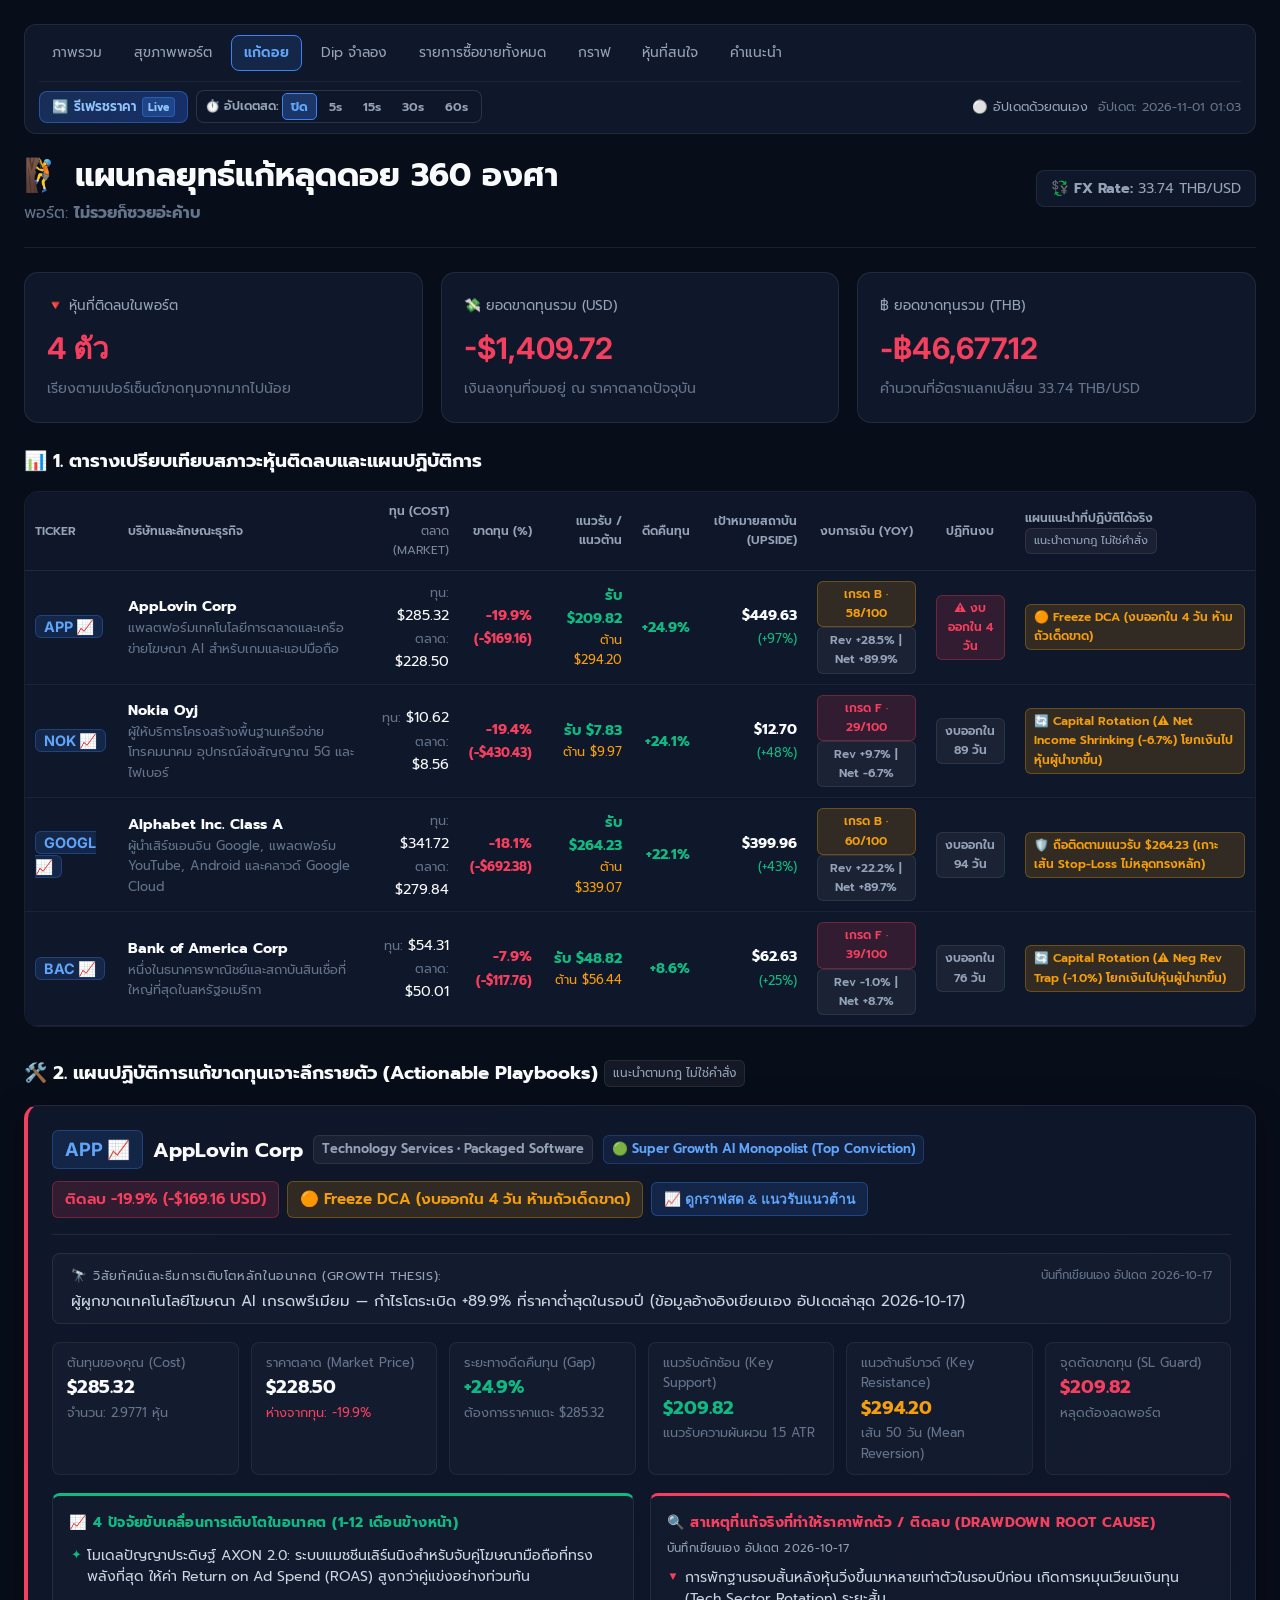
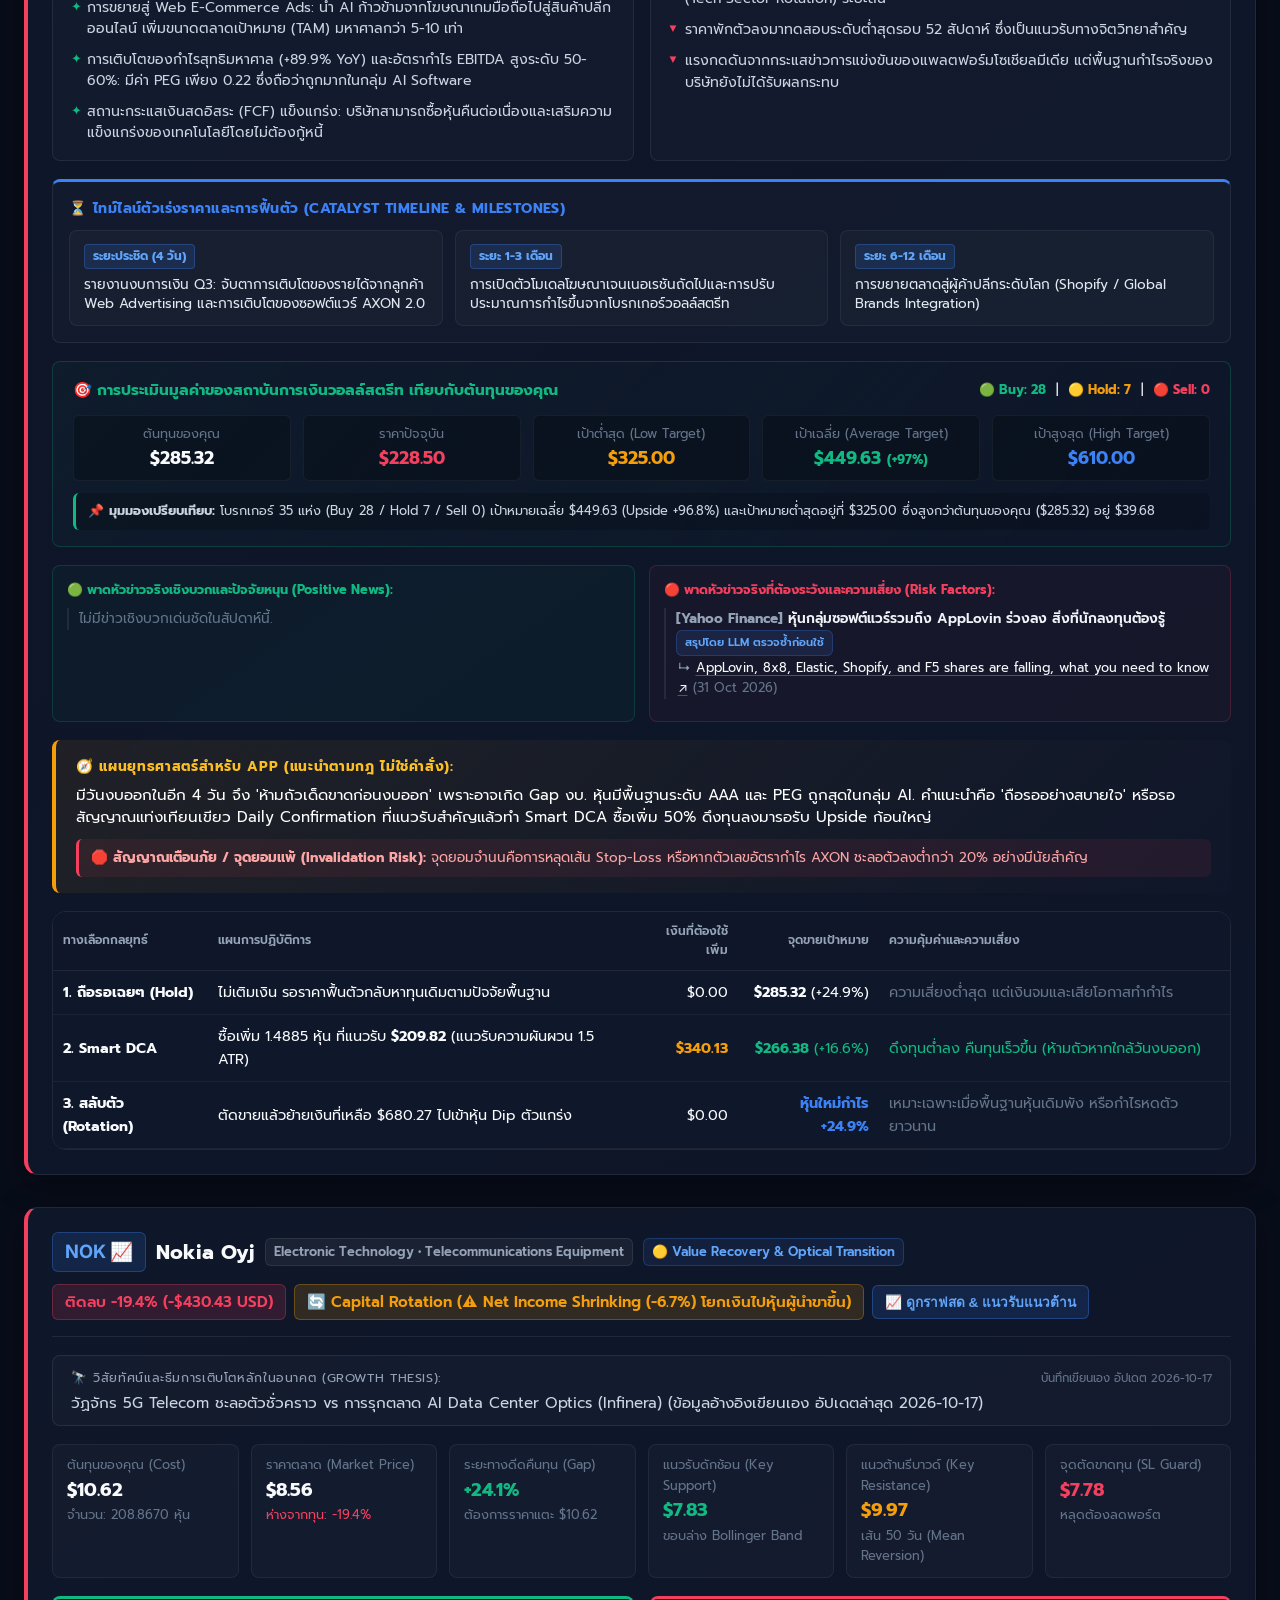
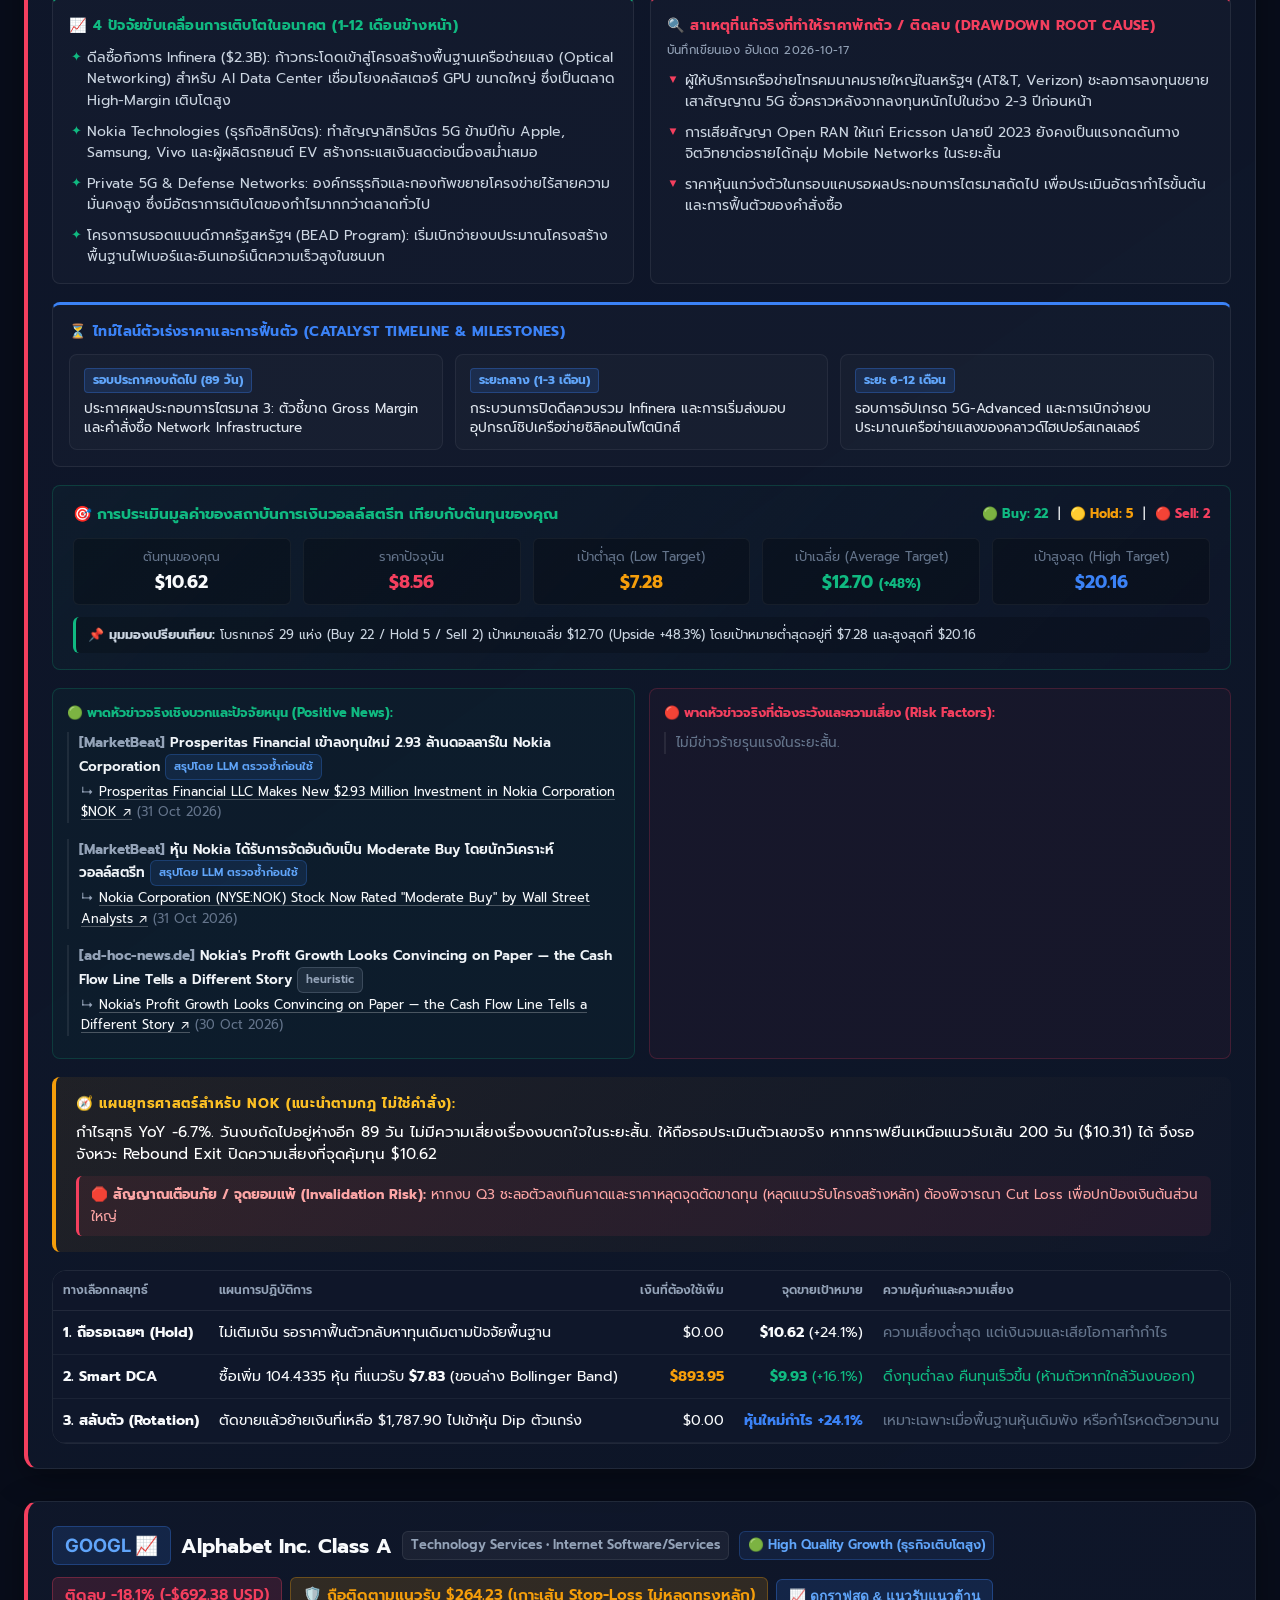
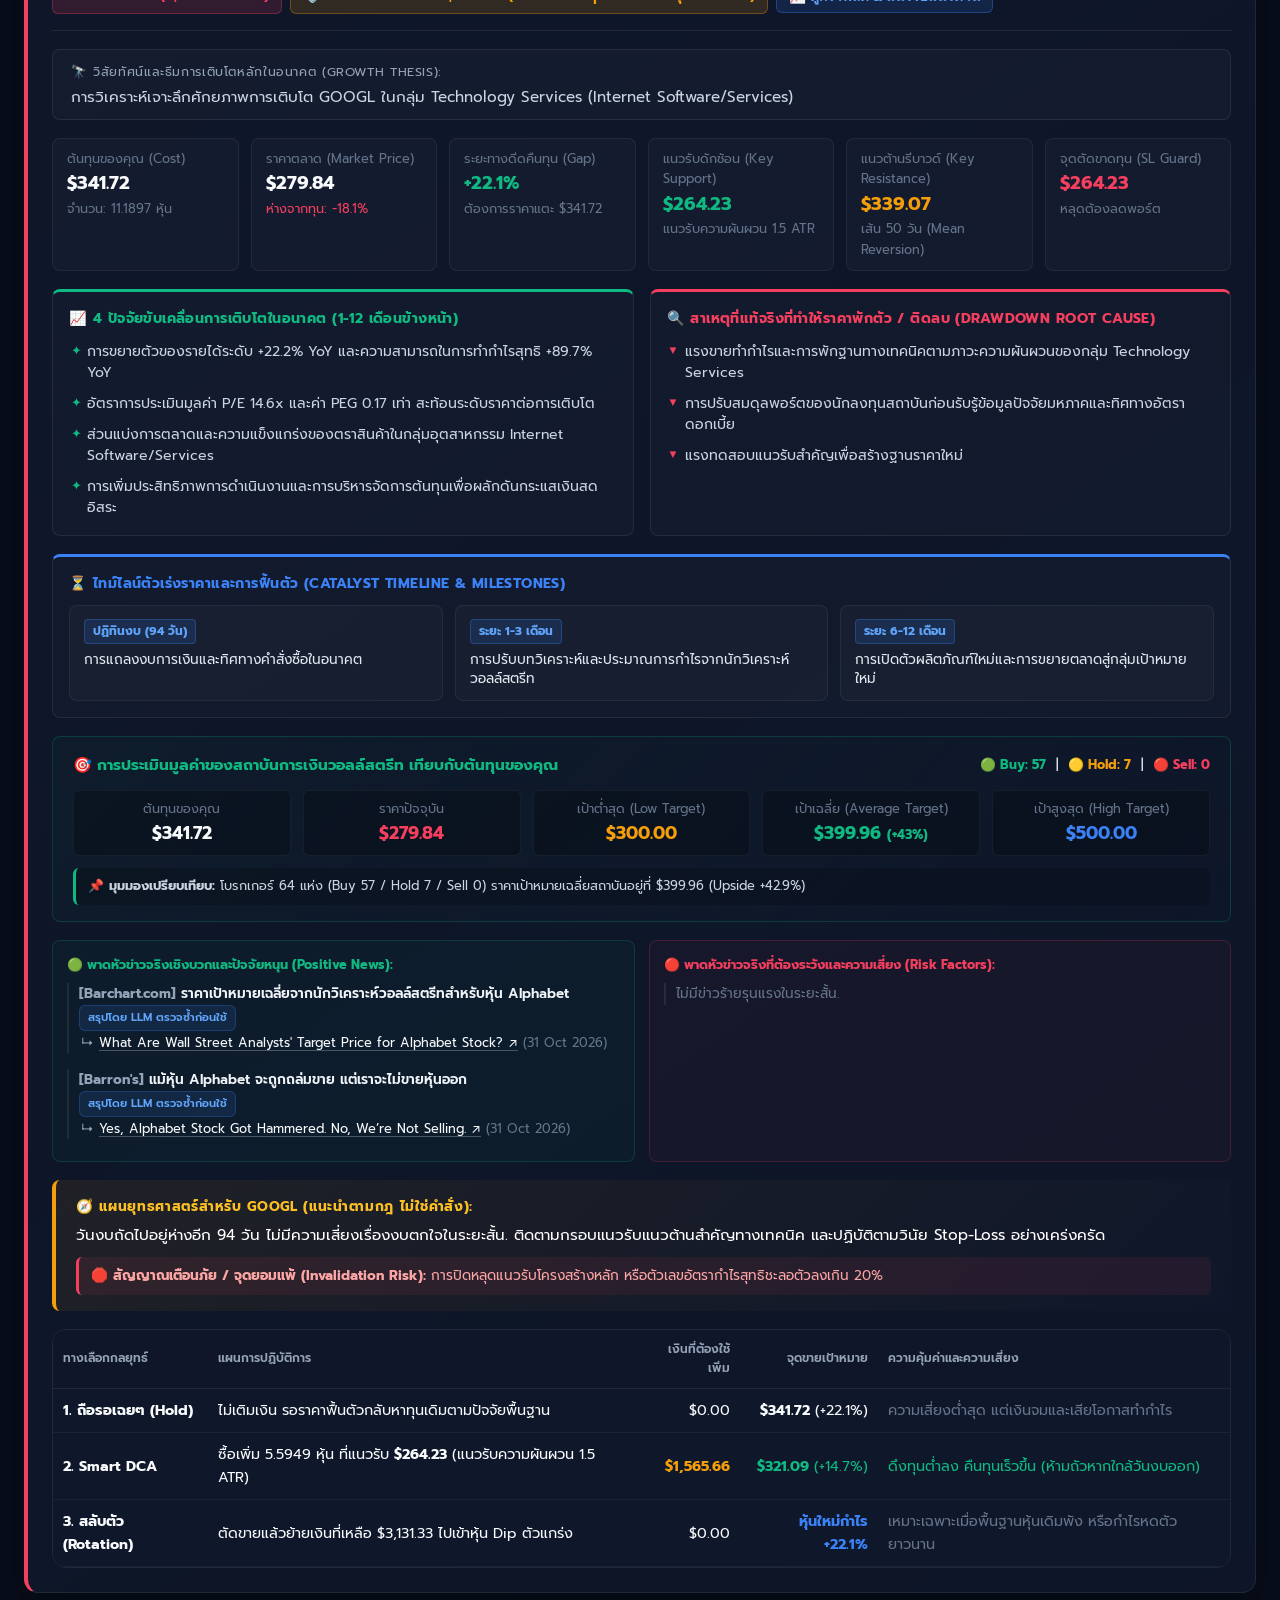
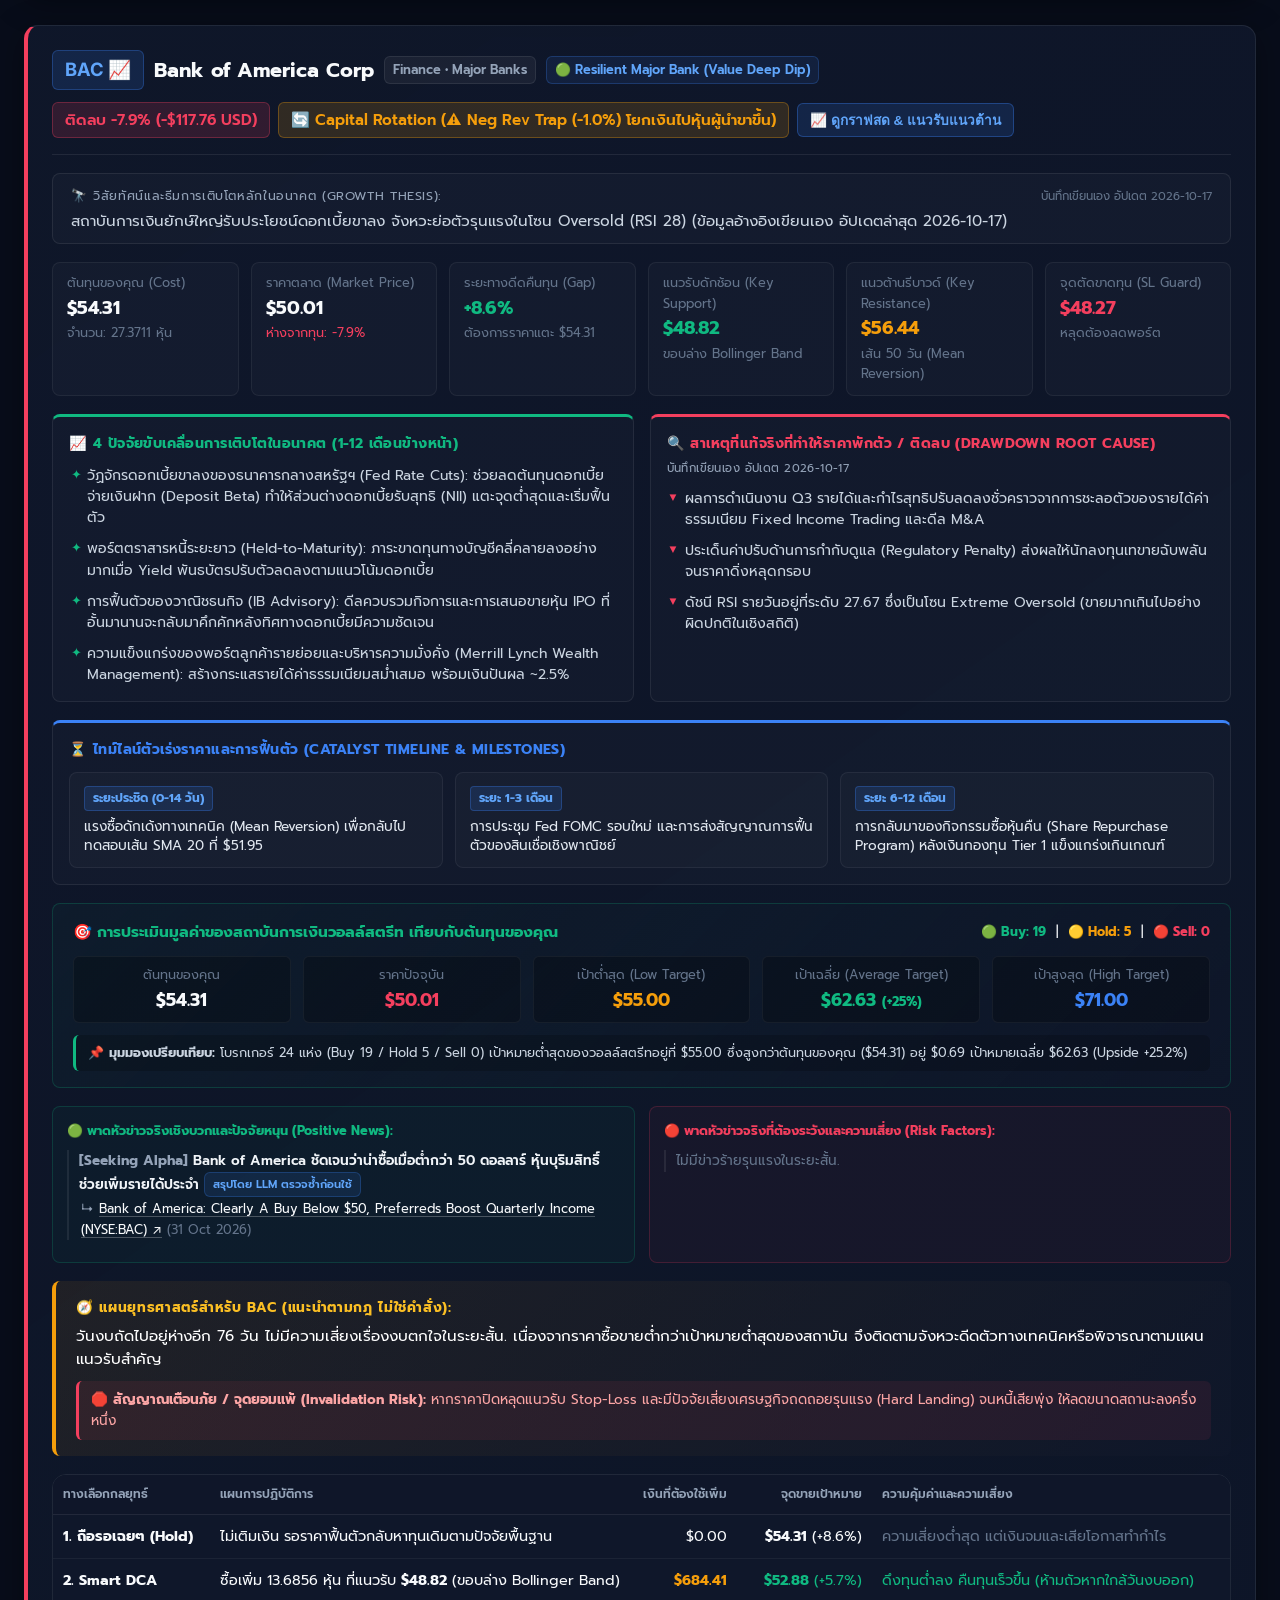
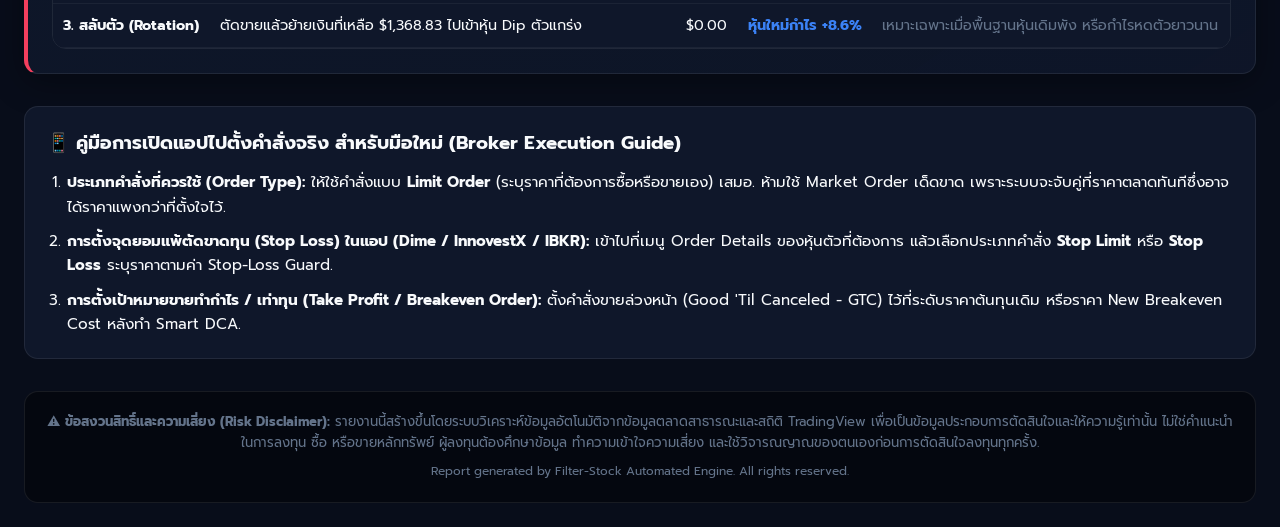
<file: reports/portfolio_recovery.html>
<!DOCTYPE html>
<html lang="th">
<head>
    <meta charset="UTF-8">
    <meta name="viewport" content="width=device-width, initial-scale=1.0">
    <title>Portfolio Recovery & Drawdown Analyzer - ไม่รวยก็ซวยอ่ะค้าบ</title>
    <link rel="preconnect" href="https://fonts.googleapis.com">
    <link rel="preconnect" href="https://fonts.gstatic.com" crossorigin>
    <link href="https://fonts.googleapis.com/css2?family=Inter:wght@300;400;500;600;700;800&family=Prompt:wght@300;400;500;600;700&display=swap" rel="stylesheet">
    <style>
        :root {
            --bg-body: #080d1a;
            --bg-card: #0f172a;
            --border-color: rgba(255, 255, 255, 0.08);
            --border-subtle: rgba(255, 255, 255, 0.05);
            --text-main: #f8fafc;
            --text-secondary: #94a3b8;
            --text-muted: #64748b;
            --emerald: #10b981;
            --rose: #f43f5e;
            --blue: #3b82f6;
            --amber: #f59e0b;
            --radius-sm: 8px;
            --radius-md: 14px;
        }

        * { box-sizing: border-box; margin: 0; padding: 0; }
        body {
            font-family: 'Prompt', 'Inter', sans-serif;
            background-color: var(--bg-body);
            color: var(--text-main);
            line-height: 1.6;
            padding: 24px;
            min-height: 100vh;
        }
        .container { max-width: 1400px; margin: 0 auto; }

        .header {
            display: flex; justify-content: space-between; align-items: center;
            flex-wrap: wrap; gap: 16px; margin-bottom: 24px; padding-bottom: 20px;
            border-bottom: 1px solid var(--border-color);
        }
        .meta-pill {
            background: var(--bg-card); padding: 6px 14px; border-radius: var(--radius-sm);
            border: 1px solid var(--border-color); font-size: 0.9rem; color: var(--text-secondary);
        }

        .grid-3-cols { display: grid; grid-template-columns: repeat(auto-fit, minmax(min(100%, 280px), 1fr)); gap: 18px; margin-bottom: 24px; }
        .grid-2-cols { display: grid; grid-template-columns: repeat(auto-fit, minmax(min(100%, 380px), 1fr)); gap: 18px; margin-bottom: 24px; }

        .card {
            background: var(--bg-card); border: 1px solid var(--border-color);
            border-radius: var(--radius-md); padding: 22px;
        }

        .kpi-label { font-size: 0.85rem; color: var(--text-secondary); text-transform: uppercase; margin-bottom: 8px; }
        .kpi-value { font-size: 1.85rem; font-weight: 700; font-family: 'Inter', sans-serif; }
        .kpi-subtext { font-size: 0.88rem; color: var(--text-muted); margin-top: 6px; }

        .ticker-pill {
            background: rgba(59, 130, 246, 0.15); color: #60a5fa; border: 1px solid rgba(59, 130, 246, 0.3);
            padding: 2px 8px; border-radius: 6px; font-weight: 700; font-family: 'Inter', sans-serif; text-decoration: none;
        }

        .badge { display: inline-block; padding: 3px 8px; border-radius: 6px; font-size: 0.75rem; font-weight: 600; }
        .badge-rose { background: rgba(244, 63, 94, 0.15); color: var(--rose); border: 1px solid rgba(244, 63, 94, 0.3); }
        .badge-amber { background: rgba(245, 158, 11, 0.15); color: var(--amber); border: 1px solid rgba(245, 158, 11, 0.3); }
        .badge-emerald { background: rgba(16, 185, 129, 0.15); color: var(--emerald); border: 1px solid rgba(16, 185, 129, 0.3); }
        .badge-neutral { background: rgba(255, 255, 255, 0.05); color: var(--text-secondary); border: 1px solid var(--border-color); }

        .table-responsive { overflow-x: auto; border-radius: var(--radius-md); border: 1px solid var(--border-color); margin-bottom: 24px; }
        table { width: 100%; border-collapse: collapse; text-align: left; font-size: 0.9rem; background: var(--bg-card); }
        th { background: rgba(15, 23, 42, 0.95); color: var(--text-secondary); padding: 10px 10px; font-weight: 600; border-bottom: 1px solid var(--border-color); font-size: 0.75rem; text-transform: uppercase; }
        td { padding: 10px 10px; border-bottom: 1px solid var(--border-subtle); }

        .text-emerald { color: var(--emerald); }
        .text-rose { color: var(--rose); }
        .text-amber { color: var(--amber); }
        .text-blue { color: var(--blue); }
        .text-muted { color: var(--text-muted); }
        .fw-bold { font-weight: 700; }
        .small { font-size: 0.8rem; }

        .cat-list { list-style: none; display: flex; flex-direction: column; gap: 8px; font-size: 0.85rem; }
        .cat-list li { padding-left: 10px; border-left: 2px solid var(--border-color); }
        .cat-list a.news-headline-link {
            color: var(--text-main);
            text-decoration: underline;
            text-decoration-color: rgba(255, 255, 255, 0.25);
            text-underline-offset: 3px;
            transition: color 0.15s ease, text-decoration-color 0.15s ease;
        }
        .cat-list a.news-headline-link:hover {
            color: #60a5fa;
            text-decoration-color: #60a5fa;
        }
        .cat-list .source-tag { color: var(--text-secondary); }

        /* Forward Outlook & Dossier Styles */
        .outlook-card {
            background: linear-gradient(145deg, rgba(15, 23, 42, 0.98), rgba(15, 23, 42, 0.88));
            border: 1px solid rgba(255, 255, 255, 0.08);
            border-radius: var(--radius-md);
            padding: 24px;
            box-shadow: 0 8px 32px rgba(0, 0, 0, 0.35);
        }
        .outlook-card-header {
            display: flex;
            justify-content: space-between;
            align-items: center;
            flex-wrap: wrap;
            gap: 12px;
            padding-bottom: 16px;
            border-bottom: 1px solid var(--border-color);
            margin-bottom: 18px;
        }
        .thesis-banner {
            background: linear-gradient(90deg, rgba(59, 130, 246, 0.15), rgba(139, 92, 246, 0.10));
            border-left: 4px solid var(--blue);
            padding: 12px 18px;
            border-radius: var(--radius-sm);
            margin-bottom: 18px;
        }
        .kpi-strip {
            display: grid;
            grid-template-columns: repeat(auto-fit, minmax(min(100%, 180px), 1fr));
            gap: 12px;
            margin-bottom: 18px;
        }
        .kpi-box {
            background: rgba(255, 255, 255, 0.025);
            border: 1px solid rgba(255, 255, 255, 0.06);
            border-radius: var(--radius-sm);
            padding: 10px 14px;
        }
        .outlook-grid-2 {
            display: grid;
            grid-template-columns: repeat(auto-fit, minmax(min(100%, 340px), 1fr));
            gap: 16px;
            margin-bottom: 18px;
        }
        .outlook-subcard {
            background: rgba(255, 255, 255, 0.02);
            border: 1px solid var(--border-color);
            border-radius: var(--radius-sm);
            padding: 16px;
        }
        .subcard-title {
            font-size: 0.88rem;
            font-weight: 700;
            text-transform: uppercase;
            letter-spacing: 0.03em;
            margin-bottom: 10px;
        }
        .outlook-list {
            list-style: none;
            display: flex;
            flex-direction: column;
            gap: 10px;
            font-size: 0.88rem;
            line-height: 1.5;
        }
        .outlook-list li {
            position: relative;
            padding-left: 18px;
            color: #cbd5e1;
        }
        .outlook-list.drivers li::before {
            content: "✦";
            position: absolute;
            left: 2px;
            color: var(--emerald);
            font-size: 0.8rem;
        }
        .outlook-list.drawdown li::before {
            content: "▼";
            position: absolute;
            left: 2px;
            color: var(--rose);
            font-size: 0.75rem;
        }
        .timeline-grid {
            display: grid;
            grid-template-columns: repeat(auto-fit, minmax(min(100%, 260px), 1fr));
            gap: 12px;
        }
        .timeline-step {
            background: rgba(255, 255, 255, 0.025);
            border: 1px solid rgba(255, 255, 255, 0.06);
            border-radius: var(--radius-sm);
            padding: 12px 14px;
        }
        .timeline-step-badge {
            display: inline-block;
            padding: 2px 8px;
            border-radius: 4px;
            font-size: 0.75rem;
            font-weight: 700;
            background: rgba(59, 130, 246, 0.15);
            color: #60a5fa;
            border: 1px solid rgba(59, 130, 246, 0.3);
            margin-bottom: 6px;
        }
        .timeline-step-desc {
            font-size: 0.85rem;
            color: #e2e8f0;
            line-height: 1.4;
        }
        .wallstreet-box {
            background: linear-gradient(135deg, rgba(16, 185, 129, 0.04), rgba(15, 23, 42, 0.6));
            border: 1px solid rgba(16, 185, 129, 0.22);
            border-radius: var(--radius-sm);
            padding: 16px 20px;
            margin-bottom: 18px;
        }
        .ws-targets-grid {
            display: grid;
            grid-template-columns: repeat(auto-fit, minmax(min(100%, 130px), 1fr));
            gap: 12px;
            margin: 12px 0;
            text-align: center;
        }
        .ws-target-cell {
            background: rgba(0, 0, 0, 0.25);
            padding: 8px 10px;
            border-radius: 6px;
            border: 1px solid rgba(255, 255, 255, 0.05);
        }
        .roadmap-callout {
            background: linear-gradient(135deg, rgba(245, 158, 11, 0.08), rgba(15, 23, 42, 0.8));
            border-left: 4px solid var(--amber);
            border-radius: var(--radius-sm);
            padding: 16px 20px;
            margin-bottom: 18px;
        }

        .disclaimer-card {
            background: rgba(0, 0, 0, 0.4); border: 1px solid var(--border-color); border-radius: var(--radius-md);
            padding: 20px; margin-top: 32px; font-size: 0.82rem; color: var(--text-muted); text-align: center;
        }
    </style>
</head>
<body>
    <div class="container">
        <style>
.rnav { display: flex; flex-direction: column; gap: 10px; box-sizing: border-box; width: 100%; max-width: 100%;
  padding: 10px 14px; margin: 0 0 16px 0; background: #0f172a; border: 1px solid rgba(255,255,255,0.08); border-radius: 12px;
  font-family: 'Prompt', 'Inter', -apple-system, sans-serif; font-size: 0.86rem; }
.rnav-top-row { display: flex; align-items: center; justify-content: space-between; gap: 8px 16px; width: 100%; flex-wrap: wrap; }
.rnav-links { display: flex; gap: 6px; min-width: 0; flex: 1 1 auto; overflow-x: auto; scrollbar-width: none; -webkit-overflow-scrolling: touch; }
.rnav-links::-webkit-scrollbar { display: none; }
.rnav-link { flex: 0 0 auto; white-space: nowrap; padding: 6px 12px; border-radius: 8px; text-decoration: none; color: #94a3b8;
  border: 1px solid transparent; transition: color 0.15s, background 0.15s; }
.rnav-link:hover { color: #f8fafc; background: rgba(255,255,255,0.06); }
.rnav-link.active { color: #60a5fa; background: rgba(59,130,246,0.15); border-color: #3b82f6; font-weight: 600; }
.rnav-time { white-space: nowrap; color: #64748b; font-size: 0.78rem; }

/* GLOBAL LIVE CONTROLS BAR */
.rnav-live-bar { display: flex; align-items: center; justify-content: space-between; gap: 10px; flex-wrap: wrap;
  padding-top: 8px; border-top: 1px solid rgba(255,255,255,0.06); font-size: 0.82rem; }
.rnav-live-left { display: flex; align-items: center; gap: 8px; flex-wrap: wrap; }
.rnav-live-right { display: flex; align-items: center; gap: 10px; margin-left: auto; flex-wrap: wrap; }
.rnav-refresh-btn { display: inline-flex; align-items: center; gap: 6px; background: linear-gradient(135deg, rgba(59, 130, 246, 0.22) 0%, rgba(37, 99, 235, 0.32) 100%);
  border: 1px solid rgba(59, 130, 246, 0.45); color: #93c5fd; padding: 5px 12px; border-radius: 8px; font-size: 0.82rem; font-weight: 600;
  cursor: pointer; transition: all 0.2s ease; font-family: inherit; }
.rnav-refresh-btn:hover { background: linear-gradient(135deg, rgba(59, 130, 246, 0.35) 0%, rgba(37, 99, 235, 0.45) 100%); border-color: #60a5fa; color: #ffffff; }
.rnav-live-badge { font-size: 0.66rem; background: rgba(59, 130, 246, 0.25); border: 1px solid rgba(59, 130, 246, 0.4); padding: 1px 5px; border-radius: 4px; color: #93c5fd; font-weight: 700; }
.rnav-int-group { display: inline-flex; align-items: center; gap: 3px; background: rgba(15, 23, 42, 0.75); border: 1px solid rgba(255, 255, 255, 0.12); border-radius: 8px; padding: 2px 4px; }
.rnav-int-label { font-size: 0.76rem; color: #94a3b8; font-weight: 600; padding-left: 4px; }
.rnav-int-btn { padding: 3px 8px; border-radius: 5px; border: 1px solid transparent; background: transparent; color: #94a3b8; font-size: 0.78rem; font-weight: 600; cursor: pointer; transition: all 0.15s ease; font-family: inherit; }
.rnav-int-btn:hover { color: #f8fafc; background: rgba(255, 255, 255, 0.08); }
.rnav-int-btn.active { background: rgba(59, 130, 246, 0.3); border-color: #3b82f6; color: #60a5fa; font-weight: 700; }
.rnav-status { font-size: 0.78rem; color: #94a3b8; white-space: nowrap; }

@media (max-width: 640px) {
  .rnav { padding: 8px 10px; gap: 8px; }
  .rnav-top-row { gap: 6px; }
  .rnav-live-bar { flex-direction: column; align-items: stretch; gap: 8px; padding-top: 6px; }
  .rnav-live-left { justify-content: space-between; width: 100%; }
  .rnav-live-right { width: 100%; justify-content: space-between; margin-left: 0; }
  .rnav-time { font-size: 0.72rem; }
  .rnav-status { font-size: 0.74rem; }
  /* Every tab visible at once: wrap instead of scrolling sideways. */
  .rnav-links { flex-wrap: wrap; overflow: visible; gap: 4px; }
  .rnav-link { padding: 6px 9px; font-size: 0.80rem; }
  /* Live bar: refresh and interval on one row, status underneath. */
  .rnav-live-left { flex-wrap: nowrap; gap: 6px; }
  .rnav-refresh-btn { padding: 5px 9px; }
  .rnav-live-badge { display: none; }
  .rnav-int-word { display: none; }
  .rnav-int-btn { padding: 3px 6px; }
}
</style>
<nav class="rnav" aria-label="รายงาน"><div class="rnav-top-row"><div class="rnav-links"><a href="portfolio_master.html" class="rnav-link">ภาพรวม</a><a href="portfolio_review.html" class="rnav-link">สุขภาพพอร์ต</a><a href="portfolio_recovery.html" class="rnav-link active" aria-current="page">แก้ดอย</a><a href="portfolio_dip_sim.html" class="rnav-link">Dip จำลอง</a><a href="trades_ledger.html" class="rnav-link">รายการซื้อขายทั้งหมด</a><a href="stock_chart.html" class="rnav-link">กราฟ</a><a href="watchlist.html" class="rnav-link">หุ้นที่สนใจ</a><a href="advisor.html" class="rnav-link">คำแนะนำ</a></div></div><div class="rnav-live-bar"><div class="rnav-live-left"><button id="rnav-btn-refresh" class="rnav-refresh-btn" onclick="triggerGlobalRefresh()" title="กดเพื่อดึงราคาตลาดสดทันที"><span id="rnav-refresh-icon" style="display:inline-block; transition:transform 0.6s ease;">🔄</span> <span id="rnav-refresh-text">รีเฟรชราคา</span> <span class="rnav-live-badge">Live</span></button><div class="rnav-int-group" title="อัปเดตราคาหุ้นอัตโนมัติ (5วิ - 60วิ)"><span class="rnav-int-label">⏱️<span class="rnav-int-word"> อัปเดตสด:</span></span><button id="rnav-live-0" class="rnav-int-btn active" onclick="setGlobalLiveInterval(0)">ปิด</button><button id="rnav-live-5" class="rnav-int-btn" onclick="setGlobalLiveInterval(5)">5s</button><button id="rnav-live-15" class="rnav-int-btn" onclick="setGlobalLiveInterval(15)">15s</button><button id="rnav-live-30" class="rnav-int-btn" onclick="setGlobalLiveInterval(30)">30s</button><button id="rnav-live-60" class="rnav-int-btn" onclick="setGlobalLiveInterval(60)">60s</button></div></div><div class="rnav-live-right"><span id="rnav-live-status" class="rnav-status">⚪ อัปเดตด้วยตนเอง</span><span class="rnav-time">อัปเดต: 2026-11-01 01:03</span></div></div></nav>
<script>
(function() {
  var activeLink = document.querySelector(".rnav-link.active");
  if (activeLink && activeLink.parentNode) {
    activeLink.parentNode.scrollLeft = activeLink.offsetLeft - activeLink.parentNode.offsetLeft - 16;
  }

  var globalIntervalSec = 0;
  var globalCountdownSec = 0;
  var globalCountdownTimer = null;
  var globalLastSyncTime = '';

  window.triggerGlobalRefresh = async function() {
    var btn = document.getElementById('rnav-btn-refresh');
    var icon = document.getElementById('rnav-refresh-icon');
    var text = document.getElementById('rnav-refresh-text');
    var statusEl = document.getElementById('rnav-live-status');

    if (btn) { btn.disabled = true; btn.style.opacity = '0.7'; }
    if (icon) icon.style.transform = 'rotate(360deg)';
    if (text) text.textContent = 'กำลังดึง...';

    try {
      if (typeof window.refreshLiveQuotes === 'function') {
        await window.refreshLiveQuotes();
      } else if (typeof window.fetchChartLiveQuotes === 'function') {
        await window.fetchChartLiveQuotes();
      } else {
        await fetchGenericLiveQuotes();
      }
      var now = new Date();
      globalLastSyncTime = now.toLocaleTimeString('th-TH', { hour: '2-digit', minute: '2-digit', second: '2-digit' });
      updateGlobalStatusUI();
    } catch (e) {
      console.warn('Global refresh error:', e);
      if (statusEl) statusEl.textContent = '⚠️ รีเฟรชไม่สำเร็จ';
    } finally {
      if (btn) { btn.disabled = false; btn.style.opacity = '1'; }
      if (icon) icon.style.transform = 'none';
      if (text) text.textContent = 'รีเฟรชราคา';
    }
  };

  window.setGlobalLiveInterval = function(sec) {
    globalIntervalSec = parseInt(sec, 10) || 0;
    try {
      localStorage.setItem('portfolio_live_interval', globalIntervalSec);
    } catch (e) {}

    [0, 5, 15, 30, 60].forEach(function(s) {
      var b = document.getElementById('rnav-live-' + s);
      if (b) b.classList.toggle('active', s === globalIntervalSec);
    });

    if (globalCountdownTimer) {
      clearInterval(globalCountdownTimer);
      globalCountdownTimer = null;
    }

    if (typeof window.setLiveInterval === 'function') {
      window.setLiveInterval(globalIntervalSec);
    }
    if (typeof window.setChartLiveInterval === 'function') {
      window.setChartLiveInterval(globalIntervalSec);
    }

    if (globalIntervalSec <= 0) {
      updateGlobalStatusUI();
      return;
    }

    globalCountdownSec = globalIntervalSec;
    updateGlobalStatusUI();

    if (typeof window.setLiveInterval !== 'function' && typeof window.setChartLiveInterval !== 'function') {
      window.triggerGlobalRefresh();
      globalCountdownTimer = setInterval(function() {
        if (document.hidden) return;
        globalCountdownSec--;
        if (globalCountdownSec <= 0) {
          globalCountdownSec = globalIntervalSec;
          window.triggerGlobalRefresh();
        }
        updateGlobalStatusUI();
      }, 1000);
    }
  };

  function updateGlobalStatusUI() {
    var statusEl = document.getElementById('rnav-live-status');
    if (!statusEl) return;
    if (globalIntervalSec <= 0) {
      statusEl.innerHTML = globalLastSyncTime 
        ? '🟢 ซิงค์ล่าสุด: <strong style="color:#60a5fa;">' + globalLastSyncTime + ' น.</strong>'
        : '⚪ อัปเดตด้วยตนเอง';
    } else {
      var dot = '<span style="display:inline-block;width:7px;height:7px;border-radius:50%;background:#10b981;box-shadow:0 0 6px #10b981;margin-right:4px;"></span>';
      statusEl.innerHTML = dot + 'Live (' + globalIntervalSec + 's): <strong style="color:#10b981;">' + globalCountdownSec + 's</strong>' +
        (globalLastSyncTime ? ' | <strong style="color:#60a5fa;">' + globalLastSyncTime + ' น.</strong>' : '');
    }
  }

  async function fetchGenericLiveQuotes() {
    var res = await fetch('https://scanner.tradingview.com/america/scan', {
      method: 'POST',
      mode: 'cors',
      body: JSON.stringify({
        symbols: { tickers: ["NASDAQ:NVDA","NASDAQ:AAPL","NASDAQ:MSFT","NASDAQ:GOOGL","NASDAQ:AMZN","NYSE:LLY","NASDAQ:TSLA","NASDAQ:AVGO","AMEX:VOO","NASDAQ:QQQI"] },
        columns: ['close', 'change', 'premarket_close', 'premarket_change', 'postmarket_close', 'postmarket_change']
      })
    });
    if (!res.ok) return;
    var data = await res.json();
    var quotes = {};
    (data.data || []).forEach(function(item) {
      var parts = (item.s || '').split(':');
      var tk = parts.length > 1 ? parts[1] : parts[0];
      quotes[tk] = {
        close: item.d[0],
        change: item.d[1],
        premarket_close: item.d[2],
        premarket_change: item.d[3],
        postmarket_close: item.d[4],
        postmarket_change: item.d[5]
      };
    });
    var now = new Date();
    var timeStr = now.toLocaleTimeString('th-TH', { hour: '2-digit', minute: '2-digit', second: '2-digit' });
    var payload = { quotes: quotes, timeStr: timeStr, timestamp: Date.now() };
    try { localStorage.setItem('portfolio_live_bus', JSON.stringify(payload)); } catch(e) {}
    try {
      if (!window.__LIVE_BC__) window.__LIVE_BC__ = new BroadcastChannel('stock_portfolio_live_channel');
      window.__LIVE_BC__.postMessage(payload);
    } catch(e) {}
  }

  window.addEventListener('DOMContentLoaded', function() {
    try {
      var saved = parseInt(localStorage.getItem('portfolio_live_interval') || '0', 10);
      if (saved > 0) {
        setGlobalLiveInterval(saved);
      }
    } catch (e) {}
  });

  try {
    if (!window.__LIVE_BC__) window.__LIVE_BC__ = new BroadcastChannel('stock_portfolio_live_channel');
    window.__LIVE_BC__.onmessage = function(ev) {
      if (ev.data && ev.data.timeStr) {
        globalLastSyncTime = ev.data.timeStr;
        updateGlobalStatusUI();
      }
    };
  } catch(e) {}
})();
</script>
<style>
@media (max-width: 640px) {
  .rc-wrap { overflow: visible !important; border: none !important; background: transparent !important; box-shadow: none !important; }
  table.rc-cards { display: block; width: 100% !important; min-width: 0 !important; border: none !important; background: transparent !important; }
  table.rc-cards thead { display: none; }
  table.rc-cards tbody, table.rc-cards tfoot { display: block; }
  table.rc-cards tr { display: block; margin: 0 0 10px 0; padding: 10px 12px; border: 1px solid rgba(255,255,255,0.10);
    border-radius: 12px; background: rgba(15,23,42,0.75); }
  table.rc-cards td { display: flow-root; padding: 7px 0 !important; border: none !important;
    border-bottom: 1px dashed rgba(255,255,255,0.06) !important; text-align: right !important; white-space: normal !important;
    min-width: 0 !important; max-width: none !important; width: auto !important; position: static !important;
    box-shadow: none !important; background: transparent !important; }
  table.rc-cards td:last-child { border-bottom: none !important; }
  table.rc-cards td[data-label]::before { content: attr(data-label); float: left; width: 40%; margin-right: 10px; text-align: left;
    color: #94a3b8; font-size: 0.74rem; font-weight: 600; line-height: 1.5; }
  table.rc-cards td.rc-head { font-size: 1.02rem; padding-bottom: 8px !important;
    border-bottom: 1px solid rgba(255,255,255,0.10) !important; text-align: left !important; }
  table.rc-cards td.rc-head::before { display: none; }
  table.rc-cards td.rc-empty { display: none; }
}
</style>
<script>
(function () {
  var PHONE = 640, timer = null;
  function headers(table) {
    var row = table.tHead && table.tHead.rows[table.tHead.rows.length - 1];
    if (!row) return [];
    var out = [];
    for (var i = 0; i < row.cells.length; i++) {
      var c = row.cells[i], tmp = document.createElement('div');
      tmp.innerHTML = c.innerHTML.replace(/<br\s*\/?>/gi, ' ');
      var text = (tmp.textContent || '').replace(/\s+/g, ' ').trim();
      for (var k = 0; k < (c.colSpan || 1); k++) out.push(text);
    }
    return out;
  }
  function label(table) {
    var hs = headers(table);
    for (var b = 0; b < table.tBodies.length; b++) {
      var rows = table.tBodies[b].rows;
      for (var r = 0; r < rows.length; r++) {
        var col = 0, cells = rows[r].cells;
        for (var i = 0; i < cells.length; i++) {
          var td = cells[i], h = hs[col] || '';
          col += td.colSpan || 1;
          if (i === 0 && cells.length > 1) { td.classList.add('rc-head'); continue; }
          if (cells.length === 1) continue;
          if (h) td.setAttribute('data-label', h);
          var txt = (td.textContent || '').trim();
          td.classList.toggle('rc-empty', !txt || txt === '-');
        }
      }
    }
  }
  function apply() {
    var phone = window.innerWidth <= PHONE;
    var tables = document.querySelectorAll('table:not(.no-cards):not(.fin-table)');
    for (var t = 0; t < tables.length; t++) {
      var table = tables[t], wrap = table.parentElement;
      if (!phone) {
        if (table.classList.contains('rc-cards')) { table.classList.remove('rc-cards'); if (wrap) wrap.classList.remove('rc-wrap'); }
        continue;
      }
      if (!table.tHead || table.closest('.rc-skip')) continue;
      if (!table.classList.contains('rc-cards')) {
        var avail = wrap ? wrap.clientWidth : window.innerWidth;
        if (table.scrollWidth <= avail + 4) continue;
        table.classList.add('rc-cards');
        if (wrap) wrap.classList.add('rc-wrap');
      }
      label(table);
    }
  }
  function schedule() { clearTimeout(timer); timer = setTimeout(apply, 120); }
  document.addEventListener('DOMContentLoaded', function () {
    apply();
    window.addEventListener('resize', schedule);
    // Live price refreshes rewrite rows; relabel them.
    try { new MutationObserver(function (ms) {
      for (var i = 0; i < ms.length; i++) { if (ms[i].target.closest && ms[i].target.closest('table')) { schedule(); return; } }
      schedule();
    }).observe(document.body, { childList: true, subtree: true }); } catch (e) {}
  });
})();
</script>
        <header class="header">
            <div>
                <h1>🧗 แผนกลยุทธ์แก้หลุดดอย 360 องศา</h1>
                <div class="text-muted">พอร์ต: <strong>ไม่รวยก็ซวยอ่ะค้าบ</strong></div>
            </div>
            <div style="display: flex; gap: 10px; flex-wrap: wrap;">
                <span class="meta-pill">💱 <strong>FX Rate:</strong> 33.74 THB/USD</span>
            </div>
        </header>

        <div class="grid-3-cols">
            <div class="card">
                <div class="kpi-label">🔻 หุ้นที่ติดลบในพอร์ต</div>
                <div class="kpi-value text-rose">4 ตัว</div>
                <div class="kpi-subtext">เรียงตามเปอร์เซ็นต์ขาดทุนจากมากไปน้อย</div>
            </div>
            <div class="card">
                <div class="kpi-label">💸 ยอดขาดทุนรวม (USD)</div>
                <div class="kpi-value text-rose">-$1,409.72</div>
                <div class="kpi-subtext">เงินลงทุนที่จมอยู่ ณ ราคาตลาดปัจจุบัน</div>
            </div>
            <div class="card">
                <div class="kpi-label">฿ ยอดขาดทุนรวม (THB)</div>
                <div class="kpi-value text-rose">-฿46,677.12</div>
                <div class="kpi-subtext">คำนวณที่อัตราแลกเปลี่ยน 33.74 THB/USD</div>
            </div>
        </div>

        <h3 style="margin-bottom: 14px;">📊 1. ตารางเปรียบเทียบสภาวะหุ้นติดลบและแผนปฏิบัติการ</h3>
        <div class="table-responsive">
            <table>
                <thead>
                    <tr>
                        <th>Ticker</th>
                        <th>บริษัทและลักษณะธุรกิจ</th>
                        <th style="text-align: right;">ทุน (Cost)<br><span style="font-weight: normal; font-size: 0.75rem; opacity: 0.8;">ตลาด (Market)</span></th>
                        <th style="text-align: right;">ขาดทุน (%)</th>
                        <th style="text-align: right;">แนวรับ / แนวต้าน</th>
                        <th style="text-align: right;">ดีดคืนทุน</th>
                        <th style="text-align: right;">เป้าหมายสถาบัน (Upside)</th>
                        <th style="text-align: center;">งบการเงิน (YoY)</th>
                        <th style="text-align: center;">ปฏิทินงบ</th>
                        <th>แผนแนะนำที่ปฏิบัติได้จริง <span class="badge badge-neutral" style="font-size:0.7rem; font-weight:normal;">แนะนำตามกฎ ไม่ใช่คำสั่ง</span></th>
                    </tr>
                </thead>
                <tbody>
                    
        <tr>
            <td><span class="ticker-pill clickable-ticker" onclick="openChartModal(&quot;APP&quot;, &quot;NASDAQ&quot;, &quot;AppLovin Corp&quot;, &quot;Technology Services&quot;, 0.0, 0.0, 209.82, 294.2, 0.0, 0.0, 449.63)" title="คลิกเปิดดูกราฟเทคนิคัลอัจฉริยะ">APP 📈</span></td>
            <td><div class="fw-bold">AppLovin Corp</div><div class="text-muted small">แพลตฟอร์มเทคโนโลยีการตลาดและเครือข่ายโฆษณา AI สำหรับเกมและแอปมือถือ</div></td>
            <td style="text-align: right;"><span class="text-muted small">ทุน:</span> $285.32<br><span class="text-muted small">ตลาด:</span> $228.50</td>
            <td style="text-align: right;" class="text-rose fw-bold">-19.9%<br><span class="small">(-$169.16)</span></td>
            <td style="text-align: right;">
                <div class="text-emerald fw-bold">รับ $209.82</div>
                <div class="text-amber small">ต้าน $294.20</div>
            </td>
            <td style="text-align: right;" class="text-emerald fw-bold">+24.9%</td>
            <td style="text-align: right;"><strong>$449.63</strong> <span class='text-emerald small'>(+97%)</span></td>
            <td style="text-align: center;"><span class='badge badge-amber' title="Rev Growth +29% 🚀 • Net Income +90% 🚀 • Elite ROE (204%) 🏆 • Attractive PEG 0.21 💎 • Moderate Debt (D/E 1.11) • FCF Cash Cow 💵 • ⚠️ หลุด EMA200 เกิน 10% (-42.1%) เสี่ยง Drawdown ลึก" style='cursor:help;'>เกรด B · 58/100</span><br><span class="badge badge-neutral">Rev +28.5% | Net +89.9%</span></td>
            <td style="text-align: center;"><span class='badge badge-rose'>⚠️ งบออกใน 4 วัน</span></td>
            <td><span class="badge badge-amber">🟠 Freeze DCA (งบออกใน 4 วัน ห้ามถัวเด็ดขาด)</span></td>
        </tr>
        
        <tr>
            <td><span class="ticker-pill clickable-ticker" onclick="openChartModal(&quot;NOK&quot;, &quot;NYSE&quot;, &quot;Nokia Oyj&quot;, &quot;Electronic Technology&quot;, 0.0, 0.0, 7.83, 9.97, 0.0, 0.0, 12.7)" title="คลิกเปิดดูกราฟเทคนิคัลอัจฉริยะ">NOK 📈</span></td>
            <td><div class="fw-bold">Nokia Oyj</div><div class="text-muted small">ผู้ให้บริการโครงสร้างพื้นฐานเครือข่ายโทรคมนาคม อุปกรณ์ส่งสัญญาณ 5G และไฟเบอร์</div></td>
            <td style="text-align: right;"><span class="text-muted small">ทุน:</span> $10.62<br><span class="text-muted small">ตลาด:</span> $8.56</td>
            <td style="text-align: right;" class="text-rose fw-bold">-19.4%<br><span class="small">(-$430.43)</span></td>
            <td style="text-align: right;">
                <div class="text-emerald fw-bold">รับ $7.83</div>
                <div class="text-amber small">ต้าน $9.97</div>
            </td>
            <td style="text-align: right;" class="text-emerald fw-bold">+24.1%</td>
            <td style="text-align: right;"><strong>$12.70</strong> <span class='text-emerald small'>(+48%)</span></td>
            <td style="text-align: center;"><span class='badge badge-rose' title="Slow Rev Growth +9.7% • ⚠️ Net Income Shrinking (-6.7%) • Low ROE (4.0%) • Safe Debt (D/E 0.16) 🛡️ • FCF Cash Cow 💵 • ⚠️ หลุด EMA200 เกิน 10% (-12.8%) เสี่ยง Drawdown ลึก" style='cursor:help;'>เกรด F · 29/100</span><br><span class="badge badge-neutral">Rev +9.7% | Net -6.7%</span></td>
            <td style="text-align: center;"><span class='badge badge-neutral'>งบออกใน 89 วัน</span></td>
            <td><span class="badge badge-amber">🔄 Capital Rotation (⚠️ Net Income Shrinking (-6.7%) โยกเงินไปหุ้นผู้นำขาขึ้น)</span></td>
        </tr>
        
        <tr>
            <td><span class="ticker-pill clickable-ticker" onclick="openChartModal(&quot;GOOGL&quot;, &quot;NASDAQ&quot;, &quot;Alphabet Inc. Class A&quot;, &quot;Technology Services&quot;, 0.0, 0.0, 264.23, 339.07, 0.0, 0.0, 399.96)" title="คลิกเปิดดูกราฟเทคนิคัลอัจฉริยะ">GOOGL 📈</span></td>
            <td><div class="fw-bold">Alphabet Inc. Class A</div><div class="text-muted small">ผู้นำเสิร์ชเอนจิน Google, แพลตฟอร์ม YouTube, Android และคลาวด์ Google Cloud</div></td>
            <td style="text-align: right;"><span class="text-muted small">ทุน:</span> $341.72<br><span class="text-muted small">ตลาด:</span> $279.84</td>
            <td style="text-align: right;" class="text-rose fw-bold">-18.1%<br><span class="small">(-$692.38)</span></td>
            <td style="text-align: right;">
                <div class="text-emerald fw-bold">รับ $264.23</div>
                <div class="text-amber small">ต้าน $339.07</div>
            </td>
            <td style="text-align: right;" class="text-emerald fw-bold">+22.1%</td>
            <td style="text-align: right;"><strong>$399.96</strong> <span class='text-emerald small'>(+43%)</span></td>
            <td style="text-align: center;"><span class='badge badge-amber' title="Rev Growth +22% 🚀 • Net Income +90% 🚀 • Elite ROE (44%) 🏆 • Attractive PEG 0.17 💎 • Safe Debt (D/E 0.22) 🛡️ • FCF Cash Cow 💵 • ⚠️ หลุด EMA200 เกิน 10% (-15.1%) เสี่ยง Drawdown ลึก" style='cursor:help;'>เกรด B · 60/100</span><br><span class="badge badge-neutral">Rev +22.2% | Net +89.7%</span></td>
            <td style="text-align: center;"><span class='badge badge-neutral'>งบออกใน 94 วัน</span></td>
            <td><span class="badge badge-amber">🛡️ ถือติดตามแนวรับ $264.23 (เกาะเส้น Stop-Loss ไม่หลุดทรงหลัก)</span></td>
        </tr>
        
        <tr>
            <td><span class="ticker-pill clickable-ticker" onclick="openChartModal(&quot;BAC&quot;, &quot;NYSE&quot;, &quot;Bank of America Corp&quot;, &quot;Finance&quot;, 0.0, 0.0, 48.82, 56.44, 0.0, 0.0, 62.63)" title="คลิกเปิดดูกราฟเทคนิคัลอัจฉริยะ">BAC 📈</span></td>
            <td><div class="fw-bold">Bank of America Corp</div><div class="text-muted small">หนึ่งในธนาคารพาณิชย์และสถาบันสินเชื่อที่ใหญ่ที่สุดในสหรัฐอเมริกา</div></td>
            <td style="text-align: right;"><span class="text-muted small">ทุน:</span> $54.31<br><span class="text-muted small">ตลาด:</span> $50.01</td>
            <td style="text-align: right;" class="text-rose fw-bold">-7.9%<br><span class="small">(-$117.76)</span></td>
            <td style="text-align: right;">
                <div class="text-emerald fw-bold">รับ $48.82</div>
                <div class="text-amber small">ต้าน $56.44</div>
            </td>
            <td style="text-align: right;" class="text-emerald fw-bold">+8.6%</td>
            <td style="text-align: right;"><strong>$62.63</strong> <span class='text-emerald small'>(+25%)</span></td>
            <td style="text-align: center;"><span class='badge badge-rose' title="⚠️ Neg Rev Trap (-1.0%) • Slow Net Income +8.7% • Low ROE (10.7%) • Attractive PEG 0.85 💎 • ต่ำกว่า EMA200 (-9.3%)" style='cursor:help;'>เกรด F · 39/100</span><br><span class="badge badge-neutral">Rev -1.0% | Net +8.7%</span></td>
            <td style="text-align: center;"><span class='badge badge-neutral'>งบออกใน 76 วัน</span></td>
            <td><span class="badge badge-amber">🔄 Capital Rotation (⚠️ Neg Rev Trap (-1.0%) โยกเงินไปหุ้นผู้นำขาขึ้น)</span></td>
        </tr>
        
                </tbody>
            </table>
        </div>

        <h3 style="margin: 32px 0 16px 0;">🛠️ 2. แผนปฏิบัติการแก้ขาดทุนเจาะลึกรายตัว (Actionable Playbooks) <span class="badge badge-neutral" style="font-size:0.75rem; font-weight:normal; vertical-align:middle;">แนะนำตามกฎ ไม่ใช่คำสั่ง</span></h3>
        
        <div class="card outlook-card" style="margin-bottom: 32px; border-left: 4px solid var(--rose);">
            <!-- Card Header -->
            <div class="outlook-card-header">
                <div style="display: flex; align-items: center; gap: 10px; flex-wrap: wrap;">
                    <span class="ticker-pill clickable-ticker" style="font-size: 1.15rem; padding: 4px 12px;" onclick="openChartModal(&quot;APP&quot;, &quot;NASDAQ&quot;, &quot;AppLovin Corp&quot;, &quot;Technology Services&quot;, 0.0, 0.0, 209.82, 294.2, 0.0, 0.0, 449.63)" title="คลิกเปิดดูกราฟเทคนิคัลอัจฉริยะ">APP 📈</span>
                    <strong style="font-size: 1.25rem;">AppLovin Corp</strong>
                    <span class="badge badge-neutral" style="font-size: 0.8rem;">Technology Services • Packaged Software</span>
                    <span class="badge badge-neutral" style="font-size: 0.8rem; background: rgba(59, 130, 246, 0.1); color: #60a5fa; border: 1px solid rgba(59, 130, 246, 0.25);">🟢 Super Growth AI Monopolist (Top Conviction)</span>
                </div>
                <div style="display: flex; gap: 8px; align-items: center; flex-wrap: wrap;">
                    <span class="badge badge-rose" style="font-size: 0.95rem; padding: 5px 12px;">ติดลบ -19.9% (-$169.16 USD)</span>
                    <span class="badge badge-amber" style="font-size: 0.95rem; padding: 5px 12px;">🟠 Freeze DCA (งบออกใน 4 วัน ห้ามถัวเด็ดขาด)</span>
                    <button onclick="openChartModal(&quot;APP&quot;, &quot;NASDAQ&quot;, &quot;AppLovin Corp&quot;, &quot;Technology Services&quot;, 0.0, 0.0, 209.82, 294.2, 0.0, 0.0, 449.63)" style="background: rgba(59, 130, 246, 0.15); border: 1px solid rgba(59, 130, 246, 0.35); color: #60a5fa; border-radius: 6px; padding: 5px 12px; font-size: 0.85rem; font-weight: 600; cursor: pointer; display: inline-flex; align-items: center; gap: 4px; transition: all 0.2s;">📈 ดูกราฟสด & แนวรับแนวต้าน</button>
                </div>
            </div>

            <!-- Thesis Banner -->
            <div class="thesis-banner" style="background: rgba(255, 255, 255, 0.025); border: 1px solid var(--border-color); color: var(--text-secondary);">
                <div style="display: flex; justify-content: space-between; align-items: center; margin-bottom: 4px; flex-wrap: wrap; gap: 4px;">
                    <div style="font-size: 0.78rem; text-transform: uppercase; letter-spacing: 0.05em; color: #94a3b8;">🔭 วิสัยทัศน์และธีมการเติบโตหลักในอนาคต (Growth Thesis):</div>
                    <span class='text-muted small' style='font-size:0.72rem; font-weight:normal;'>บันทึกเขียนเอง อัปเดต 2026-10-17</span>
                </div>
                <div style="color: #cbd5e1; font-size: 0.95rem; line-height: 1.4;">ผู้ผูกขาดเทคโนโลยีโฆษณา AI เกรดพรีเมียม — กำไรโตระเบิด +89.9% ที่ราคาต่ำสุดในรอบปี (ข้อมูลอ้างอิงเขียนเอง อัปเดตล่าสุด 2026-10-17)</div>
            </div>

            <!-- Key Metrics Strip -->
            <div class="kpi-strip">
                <div class="kpi-box">
                    <div class="text-muted small">ต้นทุนของคุณ (Cost)</div>
                    <div class="fw-bold" style="font-size: 1.15rem;">$285.32</div>
                    <div class="text-muted small">จำนวน: 2.9771 หุ้น</div>
                </div>
                <div class="kpi-box">
                    <div class="text-muted small">ราคาตลาด (Market Price)</div>
                    <div class="fw-bold" style="font-size: 1.15rem;">$228.50</div>
                    <div class="text-rose small">ห่างจากทุน: -19.9%</div>
                </div>
                <div class="kpi-box">
                    <div class="text-muted small">ระยะทางดีดคืนทุน (Gap)</div>
                    <div class="text-emerald fw-bold" style="font-size: 1.15rem;">+24.9%</div>
                    <div class="text-muted small">ต้องการราคาแตะ $285.32</div>
                </div>
                <div class="kpi-box">
                    <div class="text-muted small">แนวรับดักช้อน (Key Support)</div>
                    <div class="text-emerald fw-bold" style="font-size: 1.15rem;">$209.82</div>
                    <div class="text-muted small">แนวรับความผันผวน 1.5 ATR</div>
                </div>
                <div class="kpi-box">
                    <div class="text-muted small">แนวต้านรีบาวด์ (Key Resistance)</div>
                    <div class="text-amber fw-bold" style="font-size: 1.15rem;">$294.20</div>
                    <div class="text-muted small">เส้น 50 วัน (Mean Reversion)</div>
                </div>
                <div class="kpi-box">
                    <div class="text-muted small">จุดตัดขาดทุน (SL Guard)</div>
                    <div class="text-rose fw-bold" style="font-size: 1.15rem;">$209.82</div>
                    <div class="text-muted small">หลุดต้องลดพอร์ต</div>
                </div>
            </div>

            <!-- Future Drivers vs Drawdown Root Causes -->
            <div class="outlook-grid-2">
                <div class="outlook-subcard" style="border-top: 3px solid var(--emerald);">
                    <div class="subcard-title text-emerald">
                        <span>📈 4 ปัจจัยขับเคลื่อนการเติบโตในอนาคต (1-12 เดือนข้างหน้า)</span>
                    </div>
                    <ul class="outlook-list drivers">
                        <li>โมเดลปัญญาประดิษฐ์ AXON 2.0: ระบบแมชชีนเลิร์นนิงสำหรับจับคู่โฆษณามือถือที่ทรงพลังที่สุด ให้ค่า Return on Ad Spend (ROAS) สูงกว่าคู่แข่งอย่างท่วมท้น</li><li>การขยายสู่ Web E-Commerce Ads: นำ AI ก้าวข้ามจากโฆษณาเกมมือถือไปสู่สินค้าปลีกออนไลน์ เพิ่มขนาดตลาดเป้าหมาย (TAM) มหาศาลกว่า 5-10 เท่า</li><li>การเติบโตของกำไรสุทธิมหาศาล (+89.9% YoY) และอัตรากำไร EBITDA สูงระดับ 50-60%: มีค่า PEG เพียง 0.22 ซึ่งถือว่าถูกมากในกลุ่ม AI Software</li><li>สถานะกระแสเงินสดอิสระ (FCF) แข็งแกร่ง: บริษัทสามารถซื้อหุ้นคืนต่อเนื่องและเสริมความแข็งแกร่งของเทคโนโลยีโดยไม่ต้องกู้หนี้</li>
                    </ul>
                </div>
                <div class="outlook-subcard" style="border-top: 3px solid var(--rose);">
                    <div class="subcard-title text-rose" style="display: flex; justify-content: space-between; align-items: center; flex-wrap: wrap; gap: 4px;">
                        <span>🔍 สาเหตุที่แท้จริงที่ทำให้ราคาพักตัว / ติดลบ (Drawdown Root Cause)</span>
                        <span class='text-muted small' style='font-size:0.72rem; font-weight:normal; color:#94a3b8;'>บันทึกเขียนเอง อัปเดต 2026-10-17</span>
                    </div>
                    <ul class="outlook-list drawdown" style="color: var(--text-secondary);">
                        <li>การพักฐานรอบสั้นหลังหุ้นวิ่งขึ้นมาหลายเท่าตัวในรอบปีก่อน เกิดการหมุนเวียนเงินทุน (Tech Sector Rotation) ระยะสั้น</li><li>ราคาพักตัวลงมาทดสอบระดับต่ำสุดรอบ 52 สัปดาห์ ซึ่งเป็นแนวรับทางจิตวิทยาสำคัญ</li><li>แรงกดดันจากกระแสข่าวการแข่งขันของแพลตฟอร์มโซเชียลมีเดีย แต่พื้นฐานกำไรจริงของบริษัทยังไม่ได้รับผลกระทบ</li>
                    </ul>
                </div>
            </div>

            <!-- Catalyst Timeline -->
            <div class="outlook-subcard" style="margin-bottom: 18px; border-top: 3px solid var(--blue);">
                <div class="subcard-title text-blue">
                    <span>⏳ ไทม์ไลน์ตัวเร่งราคาและการฟื้นตัว (Catalyst Timeline & Milestones)</span>
                </div>
                <div class="timeline-grid">
                    <div class="timeline-step">
                <span class="timeline-step-badge">ระยะประชิด (4 วัน)</span>
                <div class="timeline-step-desc">รายงานงบการเงิน Q3: จับตาการเติบโตของรายได้จากลูกค้า Web Advertising และการเติบโตของซอฟต์แวร์ AXON 2.0</div>
            </div><div class="timeline-step">
                <span class="timeline-step-badge">ระยะ 1-3 เดือน</span>
                <div class="timeline-step-desc">การเปิดตัวโมเดลโฆษณาเจนเนอเรชันถัดไปและการปรับประมาณการกำไรขึ้นจากโบรกเกอร์วอลล์สตรีท</div>
            </div><div class="timeline-step">
                <span class="timeline-step-badge">ระยะ 6-12 เดือน</span>
                <div class="timeline-step-desc">การขยายตลาดสู่ผู้ค้าปลีกระดับโลก (Shopify / Global Brands Integration)</div>
            </div>
                </div>
            </div>

            <!-- Wall Street Consensus vs User Cost -->
            <div class="wallstreet-box">
                <div style="display: flex; justify-content: space-between; align-items: center; flex-wrap: wrap; gap: 8px;">
                    <div class="fw-bold" style="font-size: 0.95rem; color: #10b981;">🎯 การประเมินมูลค่าของสถาบันการเงินวอลล์สตรีท เทียบกับต้นทุนของคุณ</div>
                    <div class="small"><span class='text-emerald fw-bold'>🟢 Buy: 28</span> &nbsp;|&nbsp; <span class='text-amber fw-bold'>🟡 Hold: 7</span> &nbsp;|&nbsp; <span class='text-rose fw-bold'>🔴 Sell: 0</span></div>
                </div>
                <div class="ws-targets-grid">
                    <div class="ws-target-cell">
                        <div class="text-muted small">ต้นทุนของคุณ</div>
                        <div class="fw-bold text-main" style="font-size: 1.1rem;">$285.32</div>
                    </div>
                    <div class="ws-target-cell">
                        <div class="text-muted small">ราคาปัจจุบัน</div>
                        <div class="fw-bold text-rose" style="font-size: 1.1rem;">$228.50</div>
                    </div>
                    <div class="ws-target-cell">
                        <div class="text-muted small">เป้าต่ำสุด (Low Target)</div>
                        <div class="fw-bold text-amber" style="font-size: 1.1rem;">$325.00</div>
                    </div>
                    <div class="ws-target-cell">
                        <div class="text-muted small">เป้าเฉลี่ย (Average Target)</div>
                        <div class="fw-bold text-emerald" style="font-size: 1.1rem;">$449.63 <span class="small">(+97%)</span></div>
                    </div>
                    <div class="ws-target-cell">
                        <div class="text-muted small">เป้าสูงสุด (High Target)</div>
                        <div class="fw-bold text-blue" style="font-size: 1.1rem;">$610.00</div>
                    </div>
                </div>
                <div class="small" style="color: #cbd5e1; background: rgba(0, 0, 0, 0.2); padding: 8px 12px; border-radius: 6px; border-left: 3px solid var(--emerald); margin-top: 6px;">
                    📌 <strong>มุมมองเปรียบเทียบ:</strong> โบรกเกอร์ 35 แห่ง (Buy 28 / Hold 7 / Sell 0) เป้าหมายเฉลี่ย $449.63 (Upside +96.8%) และเป้าหมายต่ำสุดอยู่ที่ $325.00 ซึ่งสูงกว่าต้นทุนของคุณ ($285.32) อยู่ $39.68
                </div>
            </div>

            <!-- Live News & Market Catalysts -->
            <div class="grid-2-cols" style="gap: 14px; margin-bottom: 18px;">
                <div class="bull-box" style="background: rgba(16, 185, 129, 0.04); padding: 14px; border-radius: var(--radius-sm); border: 1px solid rgba(16, 185, 129, 0.2);">
                    <div class="cat-label text-emerald fw-bold small" style="margin-bottom: 8px;">🟢 พาดหัวข่าวจริงเชิงบวกและปัจจัยหนุน (Positive News):</div>
                    <ul class="cat-list"><li><span class='text-muted'>ไม่มีข่าวเชิงบวกเด่นชัดในสัปดาห์นี้.</span></li></ul>
                </div>
                <div class="bear-box" style="background: rgba(244, 63, 94, 0.04); padding: 14px; border-radius: var(--radius-sm); border: 1px solid rgba(244, 63, 94, 0.2);">
                    <div class="cat-label text-rose fw-bold small" style="margin-bottom: 8px;">🔴 พาดหัวข่าวจริงที่ต้องระวังและความเสี่ยง (Risk Factors):</div>
                    <ul class="cat-list"><li style='margin-bottom: 8px;'><strong class='source-tag'>[Yahoo Finance]</strong> <span style='font-weight: 600; color: #f1f5f9;'>หุ้นกลุ่มซอฟต์แวร์รวมถึง AppLovin ร่วงลง สิ่งที่นักลงทุนต้องรู้</span> <span class='badge badge-neutral' style='font-size:0.7rem; color:#60a5fa; background:rgba(59,130,246,0.12); border:1px solid rgba(59,130,246,0.25); vertical-align:middle;'>สรุปโดย LLM ตรวจซ้ำก่อนใช้</span><div class='small' style='color: #94a3b8; margin-top: 2px; padding-left: 2px;'>↳ <a href='https://news.google.com/rss/articles/[base64]?oc=5' target='_blank' rel='noopener noreferrer' class='news-headline-link' title='คลิกเพื่ออ่านข่าวต้นฉบับ'>AppLovin, 8x8, Elastic, Shopify, and F5 shares are falling, what you need to know ↗</a> <span class='text-muted small'>(31 Oct 2026)</span></div></li></ul>
                </div>
            </div>

            <!-- Tailored Strategic Roadmap & Invalidation Risk -->
            <div class="roadmap-callout">
                <div style="font-size: 0.85rem; font-weight: 700; color: #fbbf24; text-transform: uppercase; letter-spacing: 0.05em; margin-bottom: 6px;">
                    🧭 แผนยุทธศาสตร์สำหรับ APP (แนะนำตามกฎ ไม่ใช่คำสั่ง):
                </div>
                <div style="font-size: 0.95rem; color: #ffffff; line-height: 1.5; margin-bottom: 10px;">
                    มีวันงบออกในอีก 4 วัน จึง 'ห้ามถัวเด็ดขาดก่อนงบออก' เพราะอาจเกิด Gap งบ. หุ้นมีพื้นฐานระดับ AAA และ PEG ถูกสุดในกลุ่ม AI. คำแนะนำคือ 'ถือรออย่างสบายใจ' หรือรอสัญญาณแท่งเทียนเขียว Daily Confirmation ที่แนวรับสำคัญแล้วทำ Smart DCA ซื้อเพิ่ม 50% ดึงทุนลงมารอรับ Upside ก้อนใหญ่
                </div>
                <div style="font-size: 0.85rem; color: #fca5a5; background: rgba(244, 63, 94, 0.08); padding: 8px 12px; border-radius: 6px; border-left: 3px solid var(--rose);">
                    🛑 <strong>สัญญาณเตือนภัย / จุดยอมแพ้ (Invalidation Risk):</strong> จุดยอมจำนนคือการหลุดเส้น Stop-Loss หรือหากตัวเลขอัตรากำไร AXON ชะลอตัวลงต่ำกว่า 20% อย่างมีนัยสำคัญ
                </div>
            </div>

            <!-- Tactical Execution Simulation (Smart DCA vs Rotation) -->
            <div class="table-responsive" style="margin-bottom: 0;">
                <table>
                    <thead>
                        <tr>
                            <th>ทางเลือกกลยุทธ์</th>
                            <th>แผนการปฏิบัติการ</th>
                            <th style="text-align: right;">เงินที่ต้องใช้เพิ่ม</th>
                            <th style="text-align: right;">จุดขายเป้าหมาย</th>
                            <th>ความคุ้มค่าและความเสี่ยง</th>
                        </tr>
                    </thead>
                    <tbody>
                        <tr>
                            <td><strong>1. ถือรอเฉยๆ (Hold)</strong></td>
                            <td>ไม่เติมเงิน รอราคาฟื้นตัวกลับหาทุนเดิมตามปัจจัยพื้นฐาน</td>
                            <td style="text-align: right;">$0.00</td>
                            <td style="text-align: right;"><strong>$285.32</strong> (+24.9%)</td>
                            <td><span class="text-muted">ความเสี่ยงต่ำสุด แต่เงินจมและเสียโอกาสทำกำไร</span></td>
                        </tr>
                        <tr>
                            <td><strong>2. Smart DCA</strong></td>
                            <td>ซื้อเพิ่ม 1.4885 หุ้น ที่แนวรับ <strong>$209.82</strong> (แนวรับความผันผวน 1.5 ATR)</td>
                            <td style="text-align: right;" class="text-amber"><strong>$340.13</strong></td>
                            <td style="text-align: right;" class="text-emerald"><strong>$266.38</strong> (+16.6%)</td>
                            <td><span class="text-emerald">ดึงทุนต่ำลง คืนทุนเร็วขึ้น (ห้ามถัวหากใกล้วันงบออก)</span></td>
                        </tr>
                        <tr>
                            <td><strong>3. สลับตัว (Rotation)</strong></td>
                            <td>ตัดขายแล้วย้ายเงินที่เหลือ $680.27 ไปเข้าหุ้น Dip ตัวแกร่ง</td>
                            <td style="text-align: right;">$0.00</td>
                            <td style="text-align: right;" class="text-blue"><strong>หุ้นใหม่กำไร +24.9%</strong></td>
                            <td><span class="text-muted">เหมาะเฉพาะเมื่อพื้นฐานหุ้นเดิมพัง หรือกำไรหดตัวยาวนาน</span></td>
                        </tr>
                    </tbody>
                </table>
            </div>
        </div>
        
        <div class="card outlook-card" style="margin-bottom: 32px; border-left: 4px solid var(--rose);">
            <!-- Card Header -->
            <div class="outlook-card-header">
                <div style="display: flex; align-items: center; gap: 10px; flex-wrap: wrap;">
                    <span class="ticker-pill clickable-ticker" style="font-size: 1.15rem; padding: 4px 12px;" onclick="openChartModal(&quot;NOK&quot;, &quot;NYSE&quot;, &quot;Nokia Oyj&quot;, &quot;Electronic Technology&quot;, 0.0, 0.0, 7.83, 9.97, 0.0, 0.0, 12.7)" title="คลิกเปิดดูกราฟเทคนิคัลอัจฉริยะ">NOK 📈</span>
                    <strong style="font-size: 1.25rem;">Nokia Oyj</strong>
                    <span class="badge badge-neutral" style="font-size: 0.8rem;">Electronic Technology • Telecommunications Equipment</span>
                    <span class="badge badge-neutral" style="font-size: 0.8rem; background: rgba(59, 130, 246, 0.1); color: #60a5fa; border: 1px solid rgba(59, 130, 246, 0.25);">🟡 Value Recovery & Optical Transition</span>
                </div>
                <div style="display: flex; gap: 8px; align-items: center; flex-wrap: wrap;">
                    <span class="badge badge-rose" style="font-size: 0.95rem; padding: 5px 12px;">ติดลบ -19.4% (-$430.43 USD)</span>
                    <span class="badge badge-amber" style="font-size: 0.95rem; padding: 5px 12px;">🔄 Capital Rotation (⚠️ Net Income Shrinking (-6.7%) โยกเงินไปหุ้นผู้นำขาขึ้น)</span>
                    <button onclick="openChartModal(&quot;NOK&quot;, &quot;NYSE&quot;, &quot;Nokia Oyj&quot;, &quot;Electronic Technology&quot;, 0.0, 0.0, 7.83, 9.97, 0.0, 0.0, 12.7)" style="background: rgba(59, 130, 246, 0.15); border: 1px solid rgba(59, 130, 246, 0.35); color: #60a5fa; border-radius: 6px; padding: 5px 12px; font-size: 0.85rem; font-weight: 600; cursor: pointer; display: inline-flex; align-items: center; gap: 4px; transition: all 0.2s;">📈 ดูกราฟสด & แนวรับแนวต้าน</button>
                </div>
            </div>

            <!-- Thesis Banner -->
            <div class="thesis-banner" style="background: rgba(255, 255, 255, 0.025); border: 1px solid var(--border-color); color: var(--text-secondary);">
                <div style="display: flex; justify-content: space-between; align-items: center; margin-bottom: 4px; flex-wrap: wrap; gap: 4px;">
                    <div style="font-size: 0.78rem; text-transform: uppercase; letter-spacing: 0.05em; color: #94a3b8;">🔭 วิสัยทัศน์และธีมการเติบโตหลักในอนาคต (Growth Thesis):</div>
                    <span class='text-muted small' style='font-size:0.72rem; font-weight:normal;'>บันทึกเขียนเอง อัปเดต 2026-10-17</span>
                </div>
                <div style="color: #cbd5e1; font-size: 0.95rem; line-height: 1.4;">วัฏจักร 5G Telecom ชะลอตัวชั่วคราว vs การรุกตลาด AI Data Center Optics (Infinera) (ข้อมูลอ้างอิงเขียนเอง อัปเดตล่าสุด 2026-10-17)</div>
            </div>

            <!-- Key Metrics Strip -->
            <div class="kpi-strip">
                <div class="kpi-box">
                    <div class="text-muted small">ต้นทุนของคุณ (Cost)</div>
                    <div class="fw-bold" style="font-size: 1.15rem;">$10.62</div>
                    <div class="text-muted small">จำนวน: 208.8670 หุ้น</div>
                </div>
                <div class="kpi-box">
                    <div class="text-muted small">ราคาตลาด (Market Price)</div>
                    <div class="fw-bold" style="font-size: 1.15rem;">$8.56</div>
                    <div class="text-rose small">ห่างจากทุน: -19.4%</div>
                </div>
                <div class="kpi-box">
                    <div class="text-muted small">ระยะทางดีดคืนทุน (Gap)</div>
                    <div class="text-emerald fw-bold" style="font-size: 1.15rem;">+24.1%</div>
                    <div class="text-muted small">ต้องการราคาแตะ $10.62</div>
                </div>
                <div class="kpi-box">
                    <div class="text-muted small">แนวรับดักช้อน (Key Support)</div>
                    <div class="text-emerald fw-bold" style="font-size: 1.15rem;">$7.83</div>
                    <div class="text-muted small">ขอบล่าง Bollinger Band</div>
                </div>
                <div class="kpi-box">
                    <div class="text-muted small">แนวต้านรีบาวด์ (Key Resistance)</div>
                    <div class="text-amber fw-bold" style="font-size: 1.15rem;">$9.97</div>
                    <div class="text-muted small">เส้น 50 วัน (Mean Reversion)</div>
                </div>
                <div class="kpi-box">
                    <div class="text-muted small">จุดตัดขาดทุน (SL Guard)</div>
                    <div class="text-rose fw-bold" style="font-size: 1.15rem;">$7.78</div>
                    <div class="text-muted small">หลุดต้องลดพอร์ต</div>
                </div>
            </div>

            <!-- Future Drivers vs Drawdown Root Causes -->
            <div class="outlook-grid-2">
                <div class="outlook-subcard" style="border-top: 3px solid var(--emerald);">
                    <div class="subcard-title text-emerald">
                        <span>📈 4 ปัจจัยขับเคลื่อนการเติบโตในอนาคต (1-12 เดือนข้างหน้า)</span>
                    </div>
                    <ul class="outlook-list drivers">
                        <li>ดีลซื้อกิจการ Infinera ($2.3B): ก้าวกระโดดเข้าสู่โครงสร้างพื้นฐานเครือข่ายแสง (Optical Networking) สำหรับ AI Data Center เชื่อมโยงคลัสเตอร์ GPU ขนาดใหญ่ ซึ่งเป็นตลาด High-Margin เติบโตสูง</li><li>Nokia Technologies (ธุรกิจสิทธิบัตร): ทำสัญญาสิทธิบัตร 5G ข้ามปีกับ Apple, Samsung, Vivo และผู้ผลิตรถยนต์ EV สร้างกระแสเงินสดต่อเนื่องสม่ำเสมอ</li><li>Private 5G & Defense Networks: องค์กรธุรกิจและกองทัพขยายโครงข่ายไร้สายความมั่นคงสูง ซึ่งมีอัตราการเติบโตของกำไรมากกว่าตลาดทั่วไป</li><li>โครงการบรอดแบนด์ภาครัฐสหรัฐฯ (BEAD Program): เริ่มเบิกจ่ายงบประมาณโครงสร้างพื้นฐานไฟเบอร์และอินเทอร์เน็ตความเร็วสูงในชนบท</li>
                    </ul>
                </div>
                <div class="outlook-subcard" style="border-top: 3px solid var(--rose);">
                    <div class="subcard-title text-rose" style="display: flex; justify-content: space-between; align-items: center; flex-wrap: wrap; gap: 4px;">
                        <span>🔍 สาเหตุที่แท้จริงที่ทำให้ราคาพักตัว / ติดลบ (Drawdown Root Cause)</span>
                        <span class='text-muted small' style='font-size:0.72rem; font-weight:normal; color:#94a3b8;'>บันทึกเขียนเอง อัปเดต 2026-10-17</span>
                    </div>
                    <ul class="outlook-list drawdown" style="color: var(--text-secondary);">
                        <li>ผู้ให้บริการเครือข่ายโทรคมนาคมรายใหญ่ในสหรัฐฯ (AT&T, Verizon) ชะลอการลงทุนขยายเสาสัญญาณ 5G ชั่วคราวหลังจากลงทุนหนักไปในช่วง 2-3 ปีก่อนหน้า</li><li>การเสียสัญญา Open RAN ให้แก่ Ericsson ปลายปี 2023 ยังคงเป็นแรงกดดันทางจิตวิทยาต่อรายได้กลุ่ม Mobile Networks ในระยะสั้น</li><li>ราคาหุ้นแกว่งตัวในกรอบแคบรอผลประกอบการไตรมาสถัดไป เพื่อประเมินอัตรากำไรขั้นต้นและการฟื้นตัวของคำสั่งซื้อ</li>
                    </ul>
                </div>
            </div>

            <!-- Catalyst Timeline -->
            <div class="outlook-subcard" style="margin-bottom: 18px; border-top: 3px solid var(--blue);">
                <div class="subcard-title text-blue">
                    <span>⏳ ไทม์ไลน์ตัวเร่งราคาและการฟื้นตัว (Catalyst Timeline & Milestones)</span>
                </div>
                <div class="timeline-grid">
                    <div class="timeline-step">
                <span class="timeline-step-badge">รอบประกาศงบถัดไป (89 วัน)</span>
                <div class="timeline-step-desc">ประกาศผลประกอบการไตรมาส 3: ตัวชี้ขาด Gross Margin และคำสั่งซื้อ Network Infrastructure</div>
            </div><div class="timeline-step">
                <span class="timeline-step-badge">ระยะกลาง (1-3 เดือน)</span>
                <div class="timeline-step-desc">กระบวนการปิดดีลควบรวม Infinera และการเริ่มส่งมอบอุปกรณ์ชิปเครือข่ายซิลิคอนโฟโตนิกส์</div>
            </div><div class="timeline-step">
                <span class="timeline-step-badge">ระยะ 6-12 เดือน</span>
                <div class="timeline-step-desc">รอบการอัปเกรด 5G-Advanced และการเบิกจ่ายงบประมาณเครือข่ายแสงของคลาวด์ไฮเปอร์สเกลเลอร์</div>
            </div>
                </div>
            </div>

            <!-- Wall Street Consensus vs User Cost -->
            <div class="wallstreet-box">
                <div style="display: flex; justify-content: space-between; align-items: center; flex-wrap: wrap; gap: 8px;">
                    <div class="fw-bold" style="font-size: 0.95rem; color: #10b981;">🎯 การประเมินมูลค่าของสถาบันการเงินวอลล์สตรีท เทียบกับต้นทุนของคุณ</div>
                    <div class="small"><span class='text-emerald fw-bold'>🟢 Buy: 22</span> &nbsp;|&nbsp; <span class='text-amber fw-bold'>🟡 Hold: 5</span> &nbsp;|&nbsp; <span class='text-rose fw-bold'>🔴 Sell: 2</span></div>
                </div>
                <div class="ws-targets-grid">
                    <div class="ws-target-cell">
                        <div class="text-muted small">ต้นทุนของคุณ</div>
                        <div class="fw-bold text-main" style="font-size: 1.1rem;">$10.62</div>
                    </div>
                    <div class="ws-target-cell">
                        <div class="text-muted small">ราคาปัจจุบัน</div>
                        <div class="fw-bold text-rose" style="font-size: 1.1rem;">$8.56</div>
                    </div>
                    <div class="ws-target-cell">
                        <div class="text-muted small">เป้าต่ำสุด (Low Target)</div>
                        <div class="fw-bold text-amber" style="font-size: 1.1rem;">$7.28</div>
                    </div>
                    <div class="ws-target-cell">
                        <div class="text-muted small">เป้าเฉลี่ย (Average Target)</div>
                        <div class="fw-bold text-emerald" style="font-size: 1.1rem;">$12.70 <span class="small">(+48%)</span></div>
                    </div>
                    <div class="ws-target-cell">
                        <div class="text-muted small">เป้าสูงสุด (High Target)</div>
                        <div class="fw-bold text-blue" style="font-size: 1.1rem;">$20.16</div>
                    </div>
                </div>
                <div class="small" style="color: #cbd5e1; background: rgba(0, 0, 0, 0.2); padding: 8px 12px; border-radius: 6px; border-left: 3px solid var(--emerald); margin-top: 6px;">
                    📌 <strong>มุมมองเปรียบเทียบ:</strong> โบรกเกอร์ 29 แห่ง (Buy 22 / Hold 5 / Sell 2) เป้าหมายเฉลี่ย $12.70 (Upside +48.3%) โดยเป้าหมายต่ำสุดอยู่ที่ $7.28 และสูงสุดที่ $20.16
                </div>
            </div>

            <!-- Live News & Market Catalysts -->
            <div class="grid-2-cols" style="gap: 14px; margin-bottom: 18px;">
                <div class="bull-box" style="background: rgba(16, 185, 129, 0.04); padding: 14px; border-radius: var(--radius-sm); border: 1px solid rgba(16, 185, 129, 0.2);">
                    <div class="cat-label text-emerald fw-bold small" style="margin-bottom: 8px;">🟢 พาดหัวข่าวจริงเชิงบวกและปัจจัยหนุน (Positive News):</div>
                    <ul class="cat-list"><li style='margin-bottom: 8px;'><strong class='source-tag'>[MarketBeat]</strong> <span style='font-weight: 600; color: #f1f5f9;'>Prosperitas Financial เข้าลงทุนใหม่ 2.93 ล้านดอลลาร์ใน Nokia Corporation</span> <span class='badge badge-neutral' style='font-size:0.7rem; color:#60a5fa; background:rgba(59,130,246,0.12); border:1px solid rgba(59,130,246,0.25); vertical-align:middle;'>สรุปโดย LLM ตรวจซ้ำก่อนใช้</span><div class='small' style='color: #94a3b8; margin-top: 2px; padding-left: 2px;'>↳ <a href='https://news.google.com/rss/articles/[base64]?oc=5' target='_blank' rel='noopener noreferrer' class='news-headline-link' title='คลิกเพื่ออ่านข่าวต้นฉบับ'>Prosperitas Financial LLC Makes New $2.93 Million Investment in Nokia Corporation $NOK ↗</a> <span class='text-muted small'>(31 Oct 2026)</span></div></li><li style='margin-bottom: 8px;'><strong class='source-tag'>[MarketBeat]</strong> <span style='font-weight: 600; color: #f1f5f9;'>หุ้น Nokia ได้รับการจัดอันดับเป็น Moderate Buy โดยนักวิเคราะห์วอลล์สตรีท</span> <span class='badge badge-neutral' style='font-size:0.7rem; color:#60a5fa; background:rgba(59,130,246,0.12); border:1px solid rgba(59,130,246,0.25); vertical-align:middle;'>สรุปโดย LLM ตรวจซ้ำก่อนใช้</span><div class='small' style='color: #94a3b8; margin-top: 2px; padding-left: 2px;'>↳ <a href='https://news.google.com/rss/articles/[base64]?oc=5' target='_blank' rel='noopener noreferrer' class='news-headline-link' title='คลิกเพื่ออ่านข่าวต้นฉบับ'>Nokia Corporation (NYSE:NOK) Stock Now Rated &quot;Moderate Buy&quot; by Wall Street Analysts ↗</a> <span class='text-muted small'>(31 Oct 2026)</span></div></li><li style='margin-bottom: 8px;'><strong class='source-tag'>[ad-hoc-news.de]</strong> <span style='font-weight: 600; color: #f1f5f9;'>Nokia&#x27;s Profit Growth Looks Convincing on Paper — the Cash Flow Line Tells a Different Story</span> <span class='badge badge-neutral' style='font-size:0.7rem; color:#94a3b8; background:rgba(148,163,184,0.12); border:1px solid rgba(148,163,184,0.25); vertical-align:middle;'>heuristic</span><div class='small' style='color: #94a3b8; margin-top: 2px; padding-left: 2px;'>↳ <a href='https://news.google.com/rss/articles/[base64]?oc=5' target='_blank' rel='noopener noreferrer' class='news-headline-link' title='คลิกเพื่ออ่านข่าวต้นฉบับ'>Nokia&#x27;s Profit Growth Looks Convincing on Paper — the Cash Flow Line Tells a Different Story ↗</a> <span class='text-muted small'>(30 Oct 2026)</span></div></li></ul>
                </div>
                <div class="bear-box" style="background: rgba(244, 63, 94, 0.04); padding: 14px; border-radius: var(--radius-sm); border: 1px solid rgba(244, 63, 94, 0.2);">
                    <div class="cat-label text-rose fw-bold small" style="margin-bottom: 8px;">🔴 พาดหัวข่าวจริงที่ต้องระวังและความเสี่ยง (Risk Factors):</div>
                    <ul class="cat-list"><li><span class='text-muted'>ไม่มีข่าวร้ายรุนแรงในระยะสั้น.</span></li></ul>
                </div>
            </div>

            <!-- Tailored Strategic Roadmap & Invalidation Risk -->
            <div class="roadmap-callout">
                <div style="font-size: 0.85rem; font-weight: 700; color: #fbbf24; text-transform: uppercase; letter-spacing: 0.05em; margin-bottom: 6px;">
                    🧭 แผนยุทธศาสตร์สำหรับ NOK (แนะนำตามกฎ ไม่ใช่คำสั่ง):
                </div>
                <div style="font-size: 0.95rem; color: #ffffff; line-height: 1.5; margin-bottom: 10px;">
                    กำไรสุทธิ YoY -6.7%. วันงบถัดไปอยู่ห่างอีก 89 วัน ไม่มีความเสี่ยงเรื่องงบตกใจในระยะสั้น. ให้ถือรอประเมินตัวเลขจริง หากกราฟยืนเหนือแนวรับเส้น 200 วัน ($10.31) ได้ จึงรอจังหวะ Rebound Exit ปิดความเสี่ยงที่จุดคุ้มทุน $10.62
                </div>
                <div style="font-size: 0.85rem; color: #fca5a5; background: rgba(244, 63, 94, 0.08); padding: 8px 12px; border-radius: 6px; border-left: 3px solid var(--rose);">
                    🛑 <strong>สัญญาณเตือนภัย / จุดยอมแพ้ (Invalidation Risk):</strong> หากงบ Q3 ชะลอตัวลงเกินคาดและราคาหลุดจุดตัดขาดทุน (หลุดแนวรับโครงสร้างหลัก) ต้องพิจารณา Cut Loss เพื่อปกป้องเงินต้นส่วนใหญ่
                </div>
            </div>

            <!-- Tactical Execution Simulation (Smart DCA vs Rotation) -->
            <div class="table-responsive" style="margin-bottom: 0;">
                <table>
                    <thead>
                        <tr>
                            <th>ทางเลือกกลยุทธ์</th>
                            <th>แผนการปฏิบัติการ</th>
                            <th style="text-align: right;">เงินที่ต้องใช้เพิ่ม</th>
                            <th style="text-align: right;">จุดขายเป้าหมาย</th>
                            <th>ความคุ้มค่าและความเสี่ยง</th>
                        </tr>
                    </thead>
                    <tbody>
                        <tr>
                            <td><strong>1. ถือรอเฉยๆ (Hold)</strong></td>
                            <td>ไม่เติมเงิน รอราคาฟื้นตัวกลับหาทุนเดิมตามปัจจัยพื้นฐาน</td>
                            <td style="text-align: right;">$0.00</td>
                            <td style="text-align: right;"><strong>$10.62</strong> (+24.1%)</td>
                            <td><span class="text-muted">ความเสี่ยงต่ำสุด แต่เงินจมและเสียโอกาสทำกำไร</span></td>
                        </tr>
                        <tr>
                            <td><strong>2. Smart DCA</strong></td>
                            <td>ซื้อเพิ่ม 104.4335 หุ้น ที่แนวรับ <strong>$7.83</strong> (ขอบล่าง Bollinger Band)</td>
                            <td style="text-align: right;" class="text-amber"><strong>$893.95</strong></td>
                            <td style="text-align: right;" class="text-emerald"><strong>$9.93</strong> (+16.1%)</td>
                            <td><span class="text-emerald">ดึงทุนต่ำลง คืนทุนเร็วขึ้น (ห้ามถัวหากใกล้วันงบออก)</span></td>
                        </tr>
                        <tr>
                            <td><strong>3. สลับตัว (Rotation)</strong></td>
                            <td>ตัดขายแล้วย้ายเงินที่เหลือ $1,787.90 ไปเข้าหุ้น Dip ตัวแกร่ง</td>
                            <td style="text-align: right;">$0.00</td>
                            <td style="text-align: right;" class="text-blue"><strong>หุ้นใหม่กำไร +24.1%</strong></td>
                            <td><span class="text-muted">เหมาะเฉพาะเมื่อพื้นฐานหุ้นเดิมพัง หรือกำไรหดตัวยาวนาน</span></td>
                        </tr>
                    </tbody>
                </table>
            </div>
        </div>
        
        <div class="card outlook-card" style="margin-bottom: 32px; border-left: 4px solid var(--rose);">
            <!-- Card Header -->
            <div class="outlook-card-header">
                <div style="display: flex; align-items: center; gap: 10px; flex-wrap: wrap;">
                    <span class="ticker-pill clickable-ticker" style="font-size: 1.15rem; padding: 4px 12px;" onclick="openChartModal(&quot;GOOGL&quot;, &quot;NASDAQ&quot;, &quot;Alphabet Inc. Class A&quot;, &quot;Technology Services&quot;, 0.0, 0.0, 264.23, 339.07, 0.0, 0.0, 399.96)" title="คลิกเปิดดูกราฟเทคนิคัลอัจฉริยะ">GOOGL 📈</span>
                    <strong style="font-size: 1.25rem;">Alphabet Inc. Class A</strong>
                    <span class="badge badge-neutral" style="font-size: 0.8rem;">Technology Services • Internet Software/Services</span>
                    <span class="badge badge-neutral" style="font-size: 0.8rem; background: rgba(59, 130, 246, 0.1); color: #60a5fa; border: 1px solid rgba(59, 130, 246, 0.25);">🟢 High Quality Growth (ธุรกิจเติบโตสูง)</span>
                </div>
                <div style="display: flex; gap: 8px; align-items: center; flex-wrap: wrap;">
                    <span class="badge badge-rose" style="font-size: 0.95rem; padding: 5px 12px;">ติดลบ -18.1% (-$692.38 USD)</span>
                    <span class="badge badge-amber" style="font-size: 0.95rem; padding: 5px 12px;">🛡️ ถือติดตามแนวรับ $264.23 (เกาะเส้น Stop-Loss ไม่หลุดทรงหลัก)</span>
                    <button onclick="openChartModal(&quot;GOOGL&quot;, &quot;NASDAQ&quot;, &quot;Alphabet Inc. Class A&quot;, &quot;Technology Services&quot;, 0.0, 0.0, 264.23, 339.07, 0.0, 0.0, 399.96)" style="background: rgba(59, 130, 246, 0.15); border: 1px solid rgba(59, 130, 246, 0.35); color: #60a5fa; border-radius: 6px; padding: 5px 12px; font-size: 0.85rem; font-weight: 600; cursor: pointer; display: inline-flex; align-items: center; gap: 4px; transition: all 0.2s;">📈 ดูกราฟสด & แนวรับแนวต้าน</button>
                </div>
            </div>

            <!-- Thesis Banner -->
            <div class="thesis-banner" style="background: rgba(255, 255, 255, 0.025); border: 1px solid var(--border-color); color: var(--text-secondary);">
                <div style="display: flex; justify-content: space-between; align-items: center; margin-bottom: 4px; flex-wrap: wrap; gap: 4px;">
                    <div style="font-size: 0.78rem; text-transform: uppercase; letter-spacing: 0.05em; color: #94a3b8;">🔭 วิสัยทัศน์และธีมการเติบโตหลักในอนาคต (Growth Thesis):</div>
                    
                </div>
                <div style="color: #cbd5e1; font-size: 0.95rem; line-height: 1.4;">การวิเคราะห์เจาะลึกศักยภาพการเติบโต GOOGL ในกลุ่ม Technology Services (Internet Software/Services)</div>
            </div>

            <!-- Key Metrics Strip -->
            <div class="kpi-strip">
                <div class="kpi-box">
                    <div class="text-muted small">ต้นทุนของคุณ (Cost)</div>
                    <div class="fw-bold" style="font-size: 1.15rem;">$341.72</div>
                    <div class="text-muted small">จำนวน: 11.1897 หุ้น</div>
                </div>
                <div class="kpi-box">
                    <div class="text-muted small">ราคาตลาด (Market Price)</div>
                    <div class="fw-bold" style="font-size: 1.15rem;">$279.84</div>
                    <div class="text-rose small">ห่างจากทุน: -18.1%</div>
                </div>
                <div class="kpi-box">
                    <div class="text-muted small">ระยะทางดีดคืนทุน (Gap)</div>
                    <div class="text-emerald fw-bold" style="font-size: 1.15rem;">+22.1%</div>
                    <div class="text-muted small">ต้องการราคาแตะ $341.72</div>
                </div>
                <div class="kpi-box">
                    <div class="text-muted small">แนวรับดักช้อน (Key Support)</div>
                    <div class="text-emerald fw-bold" style="font-size: 1.15rem;">$264.23</div>
                    <div class="text-muted small">แนวรับความผันผวน 1.5 ATR</div>
                </div>
                <div class="kpi-box">
                    <div class="text-muted small">แนวต้านรีบาวด์ (Key Resistance)</div>
                    <div class="text-amber fw-bold" style="font-size: 1.15rem;">$339.07</div>
                    <div class="text-muted small">เส้น 50 วัน (Mean Reversion)</div>
                </div>
                <div class="kpi-box">
                    <div class="text-muted small">จุดตัดขาดทุน (SL Guard)</div>
                    <div class="text-rose fw-bold" style="font-size: 1.15rem;">$264.23</div>
                    <div class="text-muted small">หลุดต้องลดพอร์ต</div>
                </div>
            </div>

            <!-- Future Drivers vs Drawdown Root Causes -->
            <div class="outlook-grid-2">
                <div class="outlook-subcard" style="border-top: 3px solid var(--emerald);">
                    <div class="subcard-title text-emerald">
                        <span>📈 4 ปัจจัยขับเคลื่อนการเติบโตในอนาคต (1-12 เดือนข้างหน้า)</span>
                    </div>
                    <ul class="outlook-list drivers">
                        <li>การขยายตัวของรายได้ระดับ +22.2% YoY และความสามารถในการทำกำไรสุทธิ +89.7% YoY</li><li>อัตราการประเมินมูลค่า P/E 14.6x และค่า PEG 0.17 เท่า สะท้อนระดับราคาต่อการเติบโต</li><li>ส่วนแบ่งการตลาดและความแข็งแกร่งของตราสินค้าในกลุ่มอุตสาหกรรม Internet Software/Services</li><li>การเพิ่มประสิทธิภาพการดำเนินงานและการบริหารจัดการต้นทุนเพื่อผลักดันกระแสเงินสดอิสระ</li>
                    </ul>
                </div>
                <div class="outlook-subcard" style="border-top: 3px solid var(--rose);">
                    <div class="subcard-title text-rose" style="display: flex; justify-content: space-between; align-items: center; flex-wrap: wrap; gap: 4px;">
                        <span>🔍 สาเหตุที่แท้จริงที่ทำให้ราคาพักตัว / ติดลบ (Drawdown Root Cause)</span>
                        
                    </div>
                    <ul class="outlook-list drawdown" style="color: var(--text-secondary);">
                        <li>แรงขายทำกำไรและการพักฐานทางเทคนิคตามภาวะความผันผวนของกลุ่ม Technology Services</li><li>การปรับสมดุลพอร์ตของนักลงทุนสถาบันก่อนรับรู้ข้อมูลปัจจัยมหภาคและทิศทางอัตราดอกเบี้ย</li><li>แรงทดสอบแนวรับสำคัญเพื่อสร้างฐานราคาใหม่</li>
                    </ul>
                </div>
            </div>

            <!-- Catalyst Timeline -->
            <div class="outlook-subcard" style="margin-bottom: 18px; border-top: 3px solid var(--blue);">
                <div class="subcard-title text-blue">
                    <span>⏳ ไทม์ไลน์ตัวเร่งราคาและการฟื้นตัว (Catalyst Timeline & Milestones)</span>
                </div>
                <div class="timeline-grid">
                    <div class="timeline-step">
                <span class="timeline-step-badge">ปฏิทินงบ (94 วัน)</span>
                <div class="timeline-step-desc">การแถลงงบการเงินและทิศทางคำสั่งซื้อในอนาคต</div>
            </div><div class="timeline-step">
                <span class="timeline-step-badge">ระยะ 1-3 เดือน</span>
                <div class="timeline-step-desc">การปรับบทวิเคราะห์และประมาณการกำไรจากนักวิเคราะห์วอลล์สตรีท</div>
            </div><div class="timeline-step">
                <span class="timeline-step-badge">ระยะ 6-12 เดือน</span>
                <div class="timeline-step-desc">การเปิดตัวผลิตภัณฑ์ใหม่และการขยายตลาดสู่กลุ่มเป้าหมายใหม่</div>
            </div>
                </div>
            </div>

            <!-- Wall Street Consensus vs User Cost -->
            <div class="wallstreet-box">
                <div style="display: flex; justify-content: space-between; align-items: center; flex-wrap: wrap; gap: 8px;">
                    <div class="fw-bold" style="font-size: 0.95rem; color: #10b981;">🎯 การประเมินมูลค่าของสถาบันการเงินวอลล์สตรีท เทียบกับต้นทุนของคุณ</div>
                    <div class="small"><span class='text-emerald fw-bold'>🟢 Buy: 57</span> &nbsp;|&nbsp; <span class='text-amber fw-bold'>🟡 Hold: 7</span> &nbsp;|&nbsp; <span class='text-rose fw-bold'>🔴 Sell: 0</span></div>
                </div>
                <div class="ws-targets-grid">
                    <div class="ws-target-cell">
                        <div class="text-muted small">ต้นทุนของคุณ</div>
                        <div class="fw-bold text-main" style="font-size: 1.1rem;">$341.72</div>
                    </div>
                    <div class="ws-target-cell">
                        <div class="text-muted small">ราคาปัจจุบัน</div>
                        <div class="fw-bold text-rose" style="font-size: 1.1rem;">$279.84</div>
                    </div>
                    <div class="ws-target-cell">
                        <div class="text-muted small">เป้าต่ำสุด (Low Target)</div>
                        <div class="fw-bold text-amber" style="font-size: 1.1rem;">$300.00</div>
                    </div>
                    <div class="ws-target-cell">
                        <div class="text-muted small">เป้าเฉลี่ย (Average Target)</div>
                        <div class="fw-bold text-emerald" style="font-size: 1.1rem;">$399.96 <span class="small">(+43%)</span></div>
                    </div>
                    <div class="ws-target-cell">
                        <div class="text-muted small">เป้าสูงสุด (High Target)</div>
                        <div class="fw-bold text-blue" style="font-size: 1.1rem;">$500.00</div>
                    </div>
                </div>
                <div class="small" style="color: #cbd5e1; background: rgba(0, 0, 0, 0.2); padding: 8px 12px; border-radius: 6px; border-left: 3px solid var(--emerald); margin-top: 6px;">
                    📌 <strong>มุมมองเปรียบเทียบ:</strong> โบรกเกอร์ 64 แห่ง (Buy 57 / Hold 7 / Sell 0) ราคาเป้าหมายเฉลี่ยสถาบันอยู่ที่ $399.96 (Upside +42.9%)
                </div>
            </div>

            <!-- Live News & Market Catalysts -->
            <div class="grid-2-cols" style="gap: 14px; margin-bottom: 18px;">
                <div class="bull-box" style="background: rgba(16, 185, 129, 0.04); padding: 14px; border-radius: var(--radius-sm); border: 1px solid rgba(16, 185, 129, 0.2);">
                    <div class="cat-label text-emerald fw-bold small" style="margin-bottom: 8px;">🟢 พาดหัวข่าวจริงเชิงบวกและปัจจัยหนุน (Positive News):</div>
                    <ul class="cat-list"><li style='margin-bottom: 8px;'><strong class='source-tag'>[Barchart.com]</strong> <span style='font-weight: 600; color: #f1f5f9;'>ราคาเป้าหมายเฉลี่ยจากนักวิเคราะห์วอลล์สตรีทสำหรับหุ้น Alphabet</span> <span class='badge badge-neutral' style='font-size:0.7rem; color:#60a5fa; background:rgba(59,130,246,0.12); border:1px solid rgba(59,130,246,0.25); vertical-align:middle;'>สรุปโดย LLM ตรวจซ้ำก่อนใช้</span><div class='small' style='color: #94a3b8; margin-top: 2px; padding-left: 2px;'>↳ <a href='https://news.google.com/rss/articles/[base64]?oc=5' target='_blank' rel='noopener noreferrer' class='news-headline-link' title='คลิกเพื่ออ่านข่าวต้นฉบับ'>What Are Wall Street Analysts&#x27; Target Price for Alphabet Stock? ↗</a> <span class='text-muted small'>(31 Oct 2026)</span></div></li><li style='margin-bottom: 8px;'><strong class='source-tag'>[Barron&#x27;s]</strong> <span style='font-weight: 600; color: #f1f5f9;'>แม้หุ้น Alphabet จะถูกถล่มขาย แต่เราจะไม่ขายหุ้นออก</span> <span class='badge badge-neutral' style='font-size:0.7rem; color:#60a5fa; background:rgba(59,130,246,0.12); border:1px solid rgba(59,130,246,0.25); vertical-align:middle;'>สรุปโดย LLM ตรวจซ้ำก่อนใช้</span><div class='small' style='color: #94a3b8; margin-top: 2px; padding-left: 2px;'>↳ <a href='https://news.google.com/rss/articles/CBMidkFVX3lxTE9FSDJJcUY4c1h5RV9Xc0tUVVNrak9BaTNXZTVpc2l1STRPWGVYNk5VbnA2aEpaMGV0ejNGY2ZPSmIyaXNKLUNiT1V5MDVJUnR2blBQRGM1Z2JLcFRRbDBRcDk3TWt6V3owQl9ZcHRySDE1emRVQ1E?oc=5' target='_blank' rel='noopener noreferrer' class='news-headline-link' title='คลิกเพื่ออ่านข่าวต้นฉบับ'>Yes, Alphabet Stock Got Hammered. No, We’re Not Selling. ↗</a> <span class='text-muted small'>(31 Oct 2026)</span></div></li></ul>
                </div>
                <div class="bear-box" style="background: rgba(244, 63, 94, 0.04); padding: 14px; border-radius: var(--radius-sm); border: 1px solid rgba(244, 63, 94, 0.2);">
                    <div class="cat-label text-rose fw-bold small" style="margin-bottom: 8px;">🔴 พาดหัวข่าวจริงที่ต้องระวังและความเสี่ยง (Risk Factors):</div>
                    <ul class="cat-list"><li><span class='text-muted'>ไม่มีข่าวร้ายรุนแรงในระยะสั้น.</span></li></ul>
                </div>
            </div>

            <!-- Tailored Strategic Roadmap & Invalidation Risk -->
            <div class="roadmap-callout">
                <div style="font-size: 0.85rem; font-weight: 700; color: #fbbf24; text-transform: uppercase; letter-spacing: 0.05em; margin-bottom: 6px;">
                    🧭 แผนยุทธศาสตร์สำหรับ GOOGL (แนะนำตามกฎ ไม่ใช่คำสั่ง):
                </div>
                <div style="font-size: 0.95rem; color: #ffffff; line-height: 1.5; margin-bottom: 10px;">
                    วันงบถัดไปอยู่ห่างอีก 94 วัน ไม่มีความเสี่ยงเรื่องงบตกใจในระยะสั้น. ติดตามกรอบแนวรับแนวต้านสำคัญทางเทคนิค และปฏิบัติตามวินัย Stop-Loss อย่างเคร่งครัด
                </div>
                <div style="font-size: 0.85rem; color: #fca5a5; background: rgba(244, 63, 94, 0.08); padding: 8px 12px; border-radius: 6px; border-left: 3px solid var(--rose);">
                    🛑 <strong>สัญญาณเตือนภัย / จุดยอมแพ้ (Invalidation Risk):</strong> การปิดหลุดแนวรับโครงสร้างหลัก หรือตัวเลขอัตรากำไรสุทธิชะลอตัวลงเกิน 20%
                </div>
            </div>

            <!-- Tactical Execution Simulation (Smart DCA vs Rotation) -->
            <div class="table-responsive" style="margin-bottom: 0;">
                <table>
                    <thead>
                        <tr>
                            <th>ทางเลือกกลยุทธ์</th>
                            <th>แผนการปฏิบัติการ</th>
                            <th style="text-align: right;">เงินที่ต้องใช้เพิ่ม</th>
                            <th style="text-align: right;">จุดขายเป้าหมาย</th>
                            <th>ความคุ้มค่าและความเสี่ยง</th>
                        </tr>
                    </thead>
                    <tbody>
                        <tr>
                            <td><strong>1. ถือรอเฉยๆ (Hold)</strong></td>
                            <td>ไม่เติมเงิน รอราคาฟื้นตัวกลับหาทุนเดิมตามปัจจัยพื้นฐาน</td>
                            <td style="text-align: right;">$0.00</td>
                            <td style="text-align: right;"><strong>$341.72</strong> (+22.1%)</td>
                            <td><span class="text-muted">ความเสี่ยงต่ำสุด แต่เงินจมและเสียโอกาสทำกำไร</span></td>
                        </tr>
                        <tr>
                            <td><strong>2. Smart DCA</strong></td>
                            <td>ซื้อเพิ่ม 5.5949 หุ้น ที่แนวรับ <strong>$264.23</strong> (แนวรับความผันผวน 1.5 ATR)</td>
                            <td style="text-align: right;" class="text-amber"><strong>$1,565.66</strong></td>
                            <td style="text-align: right;" class="text-emerald"><strong>$321.09</strong> (+14.7%)</td>
                            <td><span class="text-emerald">ดึงทุนต่ำลง คืนทุนเร็วขึ้น (ห้ามถัวหากใกล้วันงบออก)</span></td>
                        </tr>
                        <tr>
                            <td><strong>3. สลับตัว (Rotation)</strong></td>
                            <td>ตัดขายแล้วย้ายเงินที่เหลือ $3,131.33 ไปเข้าหุ้น Dip ตัวแกร่ง</td>
                            <td style="text-align: right;">$0.00</td>
                            <td style="text-align: right;" class="text-blue"><strong>หุ้นใหม่กำไร +22.1%</strong></td>
                            <td><span class="text-muted">เหมาะเฉพาะเมื่อพื้นฐานหุ้นเดิมพัง หรือกำไรหดตัวยาวนาน</span></td>
                        </tr>
                    </tbody>
                </table>
            </div>
        </div>
        
        <div class="card outlook-card" style="margin-bottom: 32px; border-left: 4px solid var(--rose);">
            <!-- Card Header -->
            <div class="outlook-card-header">
                <div style="display: flex; align-items: center; gap: 10px; flex-wrap: wrap;">
                    <span class="ticker-pill clickable-ticker" style="font-size: 1.15rem; padding: 4px 12px;" onclick="openChartModal(&quot;BAC&quot;, &quot;NYSE&quot;, &quot;Bank of America Corp&quot;, &quot;Finance&quot;, 0.0, 0.0, 48.82, 56.44, 0.0, 0.0, 62.63)" title="คลิกเปิดดูกราฟเทคนิคัลอัจฉริยะ">BAC 📈</span>
                    <strong style="font-size: 1.25rem;">Bank of America Corp</strong>
                    <span class="badge badge-neutral" style="font-size: 0.8rem;">Finance • Major Banks</span>
                    <span class="badge badge-neutral" style="font-size: 0.8rem; background: rgba(59, 130, 246, 0.1); color: #60a5fa; border: 1px solid rgba(59, 130, 246, 0.25);">🟢 Resilient Major Bank (Value Deep Dip)</span>
                </div>
                <div style="display: flex; gap: 8px; align-items: center; flex-wrap: wrap;">
                    <span class="badge badge-rose" style="font-size: 0.95rem; padding: 5px 12px;">ติดลบ -7.9% (-$117.76 USD)</span>
                    <span class="badge badge-amber" style="font-size: 0.95rem; padding: 5px 12px;">🔄 Capital Rotation (⚠️ Neg Rev Trap (-1.0%) โยกเงินไปหุ้นผู้นำขาขึ้น)</span>
                    <button onclick="openChartModal(&quot;BAC&quot;, &quot;NYSE&quot;, &quot;Bank of America Corp&quot;, &quot;Finance&quot;, 0.0, 0.0, 48.82, 56.44, 0.0, 0.0, 62.63)" style="background: rgba(59, 130, 246, 0.15); border: 1px solid rgba(59, 130, 246, 0.35); color: #60a5fa; border-radius: 6px; padding: 5px 12px; font-size: 0.85rem; font-weight: 600; cursor: pointer; display: inline-flex; align-items: center; gap: 4px; transition: all 0.2s;">📈 ดูกราฟสด & แนวรับแนวต้าน</button>
                </div>
            </div>

            <!-- Thesis Banner -->
            <div class="thesis-banner" style="background: rgba(255, 255, 255, 0.025); border: 1px solid var(--border-color); color: var(--text-secondary);">
                <div style="display: flex; justify-content: space-between; align-items: center; margin-bottom: 4px; flex-wrap: wrap; gap: 4px;">
                    <div style="font-size: 0.78rem; text-transform: uppercase; letter-spacing: 0.05em; color: #94a3b8;">🔭 วิสัยทัศน์และธีมการเติบโตหลักในอนาคต (Growth Thesis):</div>
                    <span class='text-muted small' style='font-size:0.72rem; font-weight:normal;'>บันทึกเขียนเอง อัปเดต 2026-10-17</span>
                </div>
                <div style="color: #cbd5e1; font-size: 0.95rem; line-height: 1.4;">สถาบันการเงินยักษ์ใหญ่รับประโยชน์ดอกเบี้ยขาลง จังหวะย่อตัวรุนแรงในโซน Oversold (RSI 28) (ข้อมูลอ้างอิงเขียนเอง อัปเดตล่าสุด 2026-10-17)</div>
            </div>

            <!-- Key Metrics Strip -->
            <div class="kpi-strip">
                <div class="kpi-box">
                    <div class="text-muted small">ต้นทุนของคุณ (Cost)</div>
                    <div class="fw-bold" style="font-size: 1.15rem;">$54.31</div>
                    <div class="text-muted small">จำนวน: 27.3711 หุ้น</div>
                </div>
                <div class="kpi-box">
                    <div class="text-muted small">ราคาตลาด (Market Price)</div>
                    <div class="fw-bold" style="font-size: 1.15rem;">$50.01</div>
                    <div class="text-rose small">ห่างจากทุน: -7.9%</div>
                </div>
                <div class="kpi-box">
                    <div class="text-muted small">ระยะทางดีดคืนทุน (Gap)</div>
                    <div class="text-emerald fw-bold" style="font-size: 1.15rem;">+8.6%</div>
                    <div class="text-muted small">ต้องการราคาแตะ $54.31</div>
                </div>
                <div class="kpi-box">
                    <div class="text-muted small">แนวรับดักช้อน (Key Support)</div>
                    <div class="text-emerald fw-bold" style="font-size: 1.15rem;">$48.82</div>
                    <div class="text-muted small">ขอบล่าง Bollinger Band</div>
                </div>
                <div class="kpi-box">
                    <div class="text-muted small">แนวต้านรีบาวด์ (Key Resistance)</div>
                    <div class="text-amber fw-bold" style="font-size: 1.15rem;">$56.44</div>
                    <div class="text-muted small">เส้น 50 วัน (Mean Reversion)</div>
                </div>
                <div class="kpi-box">
                    <div class="text-muted small">จุดตัดขาดทุน (SL Guard)</div>
                    <div class="text-rose fw-bold" style="font-size: 1.15rem;">$48.27</div>
                    <div class="text-muted small">หลุดต้องลดพอร์ต</div>
                </div>
            </div>

            <!-- Future Drivers vs Drawdown Root Causes -->
            <div class="outlook-grid-2">
                <div class="outlook-subcard" style="border-top: 3px solid var(--emerald);">
                    <div class="subcard-title text-emerald">
                        <span>📈 4 ปัจจัยขับเคลื่อนการเติบโตในอนาคต (1-12 เดือนข้างหน้า)</span>
                    </div>
                    <ul class="outlook-list drivers">
                        <li>วัฏจักรดอกเบี้ยขาลงของธนาคารกลางสหรัฐฯ (Fed Rate Cuts): ช่วยลดต้นทุนดอกเบี้ยจ่ายเงินฝาก (Deposit Beta) ทำให้ส่วนต่างดอกเบี้ยรับสุทธิ (NII) แตะจุดต่ำสุดและเริ่มฟื้นตัว</li><li>พอร์ตตราสารหนี้ระยะยาว (Held-to-Maturity): ภาระขาดทุนทางบัญชีคลี่คลายลงอย่างมากเมื่อ Yield พันธบัตรปรับตัวลดลงตามแนวโน้มดอกเบี้ย</li><li>การฟื้นตัวของวาณิชธนกิจ (IB Advisory): ดีลควบรวมกิจการและการเสนอขายหุ้น IPO ที่อั้นมานานจะกลับมาคึกคักหลังทิศทางดอกเบี้ยมีความชัดเจน</li><li>ความแข็งแกร่งของพอร์ตลูกค้ารายย่อยและบริหารความมั่งคั่ง (Merrill Lynch Wealth Management): สร้างกระแสรายได้ค่าธรรมเนียมสม่ำเสมอ พร้อมเงินปันผล ~2.5%</li>
                    </ul>
                </div>
                <div class="outlook-subcard" style="border-top: 3px solid var(--rose);">
                    <div class="subcard-title text-rose" style="display: flex; justify-content: space-between; align-items: center; flex-wrap: wrap; gap: 4px;">
                        <span>🔍 สาเหตุที่แท้จริงที่ทำให้ราคาพักตัว / ติดลบ (Drawdown Root Cause)</span>
                        <span class='text-muted small' style='font-size:0.72rem; font-weight:normal; color:#94a3b8;'>บันทึกเขียนเอง อัปเดต 2026-10-17</span>
                    </div>
                    <ul class="outlook-list drawdown" style="color: var(--text-secondary);">
                        <li>ผลการดำเนินงาน Q3 รายได้และกำไรสุทธิปรับลดลงชั่วคราวจากการชะลอตัวของรายได้ค่าธรรมเนียม Fixed Income Trading และดีล M&A</li><li>ประเด็นค่าปรับด้านการกำกับดูแล (Regulatory Penalty) ส่งผลให้นักลงทุนเทขายฉับพลันจนราคาดิ่งหลุดกรอบ</li><li>ดัชนี RSI รายวันอยู่ที่ระดับ 27.67 ซึ่งเป็นโซน Extreme Oversold (ขายมากเกินไปอย่างผิดปกติในเชิงสถิติ)</li>
                    </ul>
                </div>
            </div>

            <!-- Catalyst Timeline -->
            <div class="outlook-subcard" style="margin-bottom: 18px; border-top: 3px solid var(--blue);">
                <div class="subcard-title text-blue">
                    <span>⏳ ไทม์ไลน์ตัวเร่งราคาและการฟื้นตัว (Catalyst Timeline & Milestones)</span>
                </div>
                <div class="timeline-grid">
                    <div class="timeline-step">
                <span class="timeline-step-badge">ระยะประชิด (0-14 วัน)</span>
                <div class="timeline-step-desc">แรงซื้อดักเด้งทางเทคนิค (Mean Reversion) เพื่อกลับไปทดสอบเส้น SMA 20 ที่ $51.95</div>
            </div><div class="timeline-step">
                <span class="timeline-step-badge">ระยะ 1-3 เดือน</span>
                <div class="timeline-step-desc">การประชุม Fed FOMC รอบใหม่ และการส่งสัญญาณการฟื้นตัวของสินเชื่อเชิงพาณิชย์</div>
            </div><div class="timeline-step">
                <span class="timeline-step-badge">ระยะ 6-12 เดือน</span>
                <div class="timeline-step-desc">การกลับมาของกิจกรรมซื้อหุ้นคืน (Share Repurchase Program) หลังเงินกองทุน Tier 1 แข็งแกร่งเกินเกณฑ์</div>
            </div>
                </div>
            </div>

            <!-- Wall Street Consensus vs User Cost -->
            <div class="wallstreet-box">
                <div style="display: flex; justify-content: space-between; align-items: center; flex-wrap: wrap; gap: 8px;">
                    <div class="fw-bold" style="font-size: 0.95rem; color: #10b981;">🎯 การประเมินมูลค่าของสถาบันการเงินวอลล์สตรีท เทียบกับต้นทุนของคุณ</div>
                    <div class="small"><span class='text-emerald fw-bold'>🟢 Buy: 19</span> &nbsp;|&nbsp; <span class='text-amber fw-bold'>🟡 Hold: 5</span> &nbsp;|&nbsp; <span class='text-rose fw-bold'>🔴 Sell: 0</span></div>
                </div>
                <div class="ws-targets-grid">
                    <div class="ws-target-cell">
                        <div class="text-muted small">ต้นทุนของคุณ</div>
                        <div class="fw-bold text-main" style="font-size: 1.1rem;">$54.31</div>
                    </div>
                    <div class="ws-target-cell">
                        <div class="text-muted small">ราคาปัจจุบัน</div>
                        <div class="fw-bold text-rose" style="font-size: 1.1rem;">$50.01</div>
                    </div>
                    <div class="ws-target-cell">
                        <div class="text-muted small">เป้าต่ำสุด (Low Target)</div>
                        <div class="fw-bold text-amber" style="font-size: 1.1rem;">$55.00</div>
                    </div>
                    <div class="ws-target-cell">
                        <div class="text-muted small">เป้าเฉลี่ย (Average Target)</div>
                        <div class="fw-bold text-emerald" style="font-size: 1.1rem;">$62.63 <span class="small">(+25%)</span></div>
                    </div>
                    <div class="ws-target-cell">
                        <div class="text-muted small">เป้าสูงสุด (High Target)</div>
                        <div class="fw-bold text-blue" style="font-size: 1.1rem;">$71.00</div>
                    </div>
                </div>
                <div class="small" style="color: #cbd5e1; background: rgba(0, 0, 0, 0.2); padding: 8px 12px; border-radius: 6px; border-left: 3px solid var(--emerald); margin-top: 6px;">
                    📌 <strong>มุมมองเปรียบเทียบ:</strong> โบรกเกอร์ 24 แห่ง (Buy 19 / Hold 5 / Sell 0) เป้าหมายต่ำสุดของวอลล์สตรีทอยู่ที่ $55.00 ซึ่งสูงกว่าต้นทุนของคุณ ($54.31) อยู่ $0.69 เป้าหมายเฉลี่ย $62.63 (Upside +25.2%)
                </div>
            </div>

            <!-- Live News & Market Catalysts -->
            <div class="grid-2-cols" style="gap: 14px; margin-bottom: 18px;">
                <div class="bull-box" style="background: rgba(16, 185, 129, 0.04); padding: 14px; border-radius: var(--radius-sm); border: 1px solid rgba(16, 185, 129, 0.2);">
                    <div class="cat-label text-emerald fw-bold small" style="margin-bottom: 8px;">🟢 พาดหัวข่าวจริงเชิงบวกและปัจจัยหนุน (Positive News):</div>
                    <ul class="cat-list"><li style='margin-bottom: 8px;'><strong class='source-tag'>[Seeking Alpha]</strong> <span style='font-weight: 600; color: #f1f5f9;'>Bank of America ชัดเจนว่าน่าซื้อเมื่อต่ำกว่า 50 ดอลลาร์ หุ้นบุริมสิทธิ์ช่วยเพิ่มรายได้ประจำ</span> <span class='badge badge-neutral' style='font-size:0.7rem; color:#60a5fa; background:rgba(59,130,246,0.12); border:1px solid rgba(59,130,246,0.25); vertical-align:middle;'>สรุปโดย LLM ตรวจซ้ำก่อนใช้</span><div class='small' style='color: #94a3b8; margin-top: 2px; padding-left: 2px;'>↳ <a href='https://news.google.com/rss/articles/[base64]?oc=5' target='_blank' rel='noopener noreferrer' class='news-headline-link' title='คลิกเพื่ออ่านข่าวต้นฉบับ'>Bank of America: Clearly A Buy Below $50, Preferreds Boost Quarterly Income (NYSE:BAC) ↗</a> <span class='text-muted small'>(31 Oct 2026)</span></div></li></ul>
                </div>
                <div class="bear-box" style="background: rgba(244, 63, 94, 0.04); padding: 14px; border-radius: var(--radius-sm); border: 1px solid rgba(244, 63, 94, 0.2);">
                    <div class="cat-label text-rose fw-bold small" style="margin-bottom: 8px;">🔴 พาดหัวข่าวจริงที่ต้องระวังและความเสี่ยง (Risk Factors):</div>
                    <ul class="cat-list"><li><span class='text-muted'>ไม่มีข่าวร้ายรุนแรงในระยะสั้น.</span></li></ul>
                </div>
            </div>

            <!-- Tailored Strategic Roadmap & Invalidation Risk -->
            <div class="roadmap-callout">
                <div style="font-size: 0.85rem; font-weight: 700; color: #fbbf24; text-transform: uppercase; letter-spacing: 0.05em; margin-bottom: 6px;">
                    🧭 แผนยุทธศาสตร์สำหรับ BAC (แนะนำตามกฎ ไม่ใช่คำสั่ง):
                </div>
                <div style="font-size: 0.95rem; color: #ffffff; line-height: 1.5; margin-bottom: 10px;">
                    วันงบถัดไปอยู่ห่างอีก 76 วัน ไม่มีความเสี่ยงเรื่องงบตกใจในระยะสั้น. เนื่องจากราคาซื้อขายต่ำกว่าเป้าหมายต่ำสุดของสถาบัน จึงติดตามจังหวะดีดตัวทางเทคนิคหรือพิจารณาตามแผนแนวรับสำคัญ
                </div>
                <div style="font-size: 0.85rem; color: #fca5a5; background: rgba(244, 63, 94, 0.08); padding: 8px 12px; border-radius: 6px; border-left: 3px solid var(--rose);">
                    🛑 <strong>สัญญาณเตือนภัย / จุดยอมแพ้ (Invalidation Risk):</strong> หากราคาปิดหลุดแนวรับ Stop-Loss และมีปัจจัยเสี่ยงเศรษฐกิจถดถอยรุนแรง (Hard Landing) จนหนี้เสียพุ่ง ให้ลดขนาดสถานะลงครึ่งหนึ่ง
                </div>
            </div>

            <!-- Tactical Execution Simulation (Smart DCA vs Rotation) -->
            <div class="table-responsive" style="margin-bottom: 0;">
                <table>
                    <thead>
                        <tr>
                            <th>ทางเลือกกลยุทธ์</th>
                            <th>แผนการปฏิบัติการ</th>
                            <th style="text-align: right;">เงินที่ต้องใช้เพิ่ม</th>
                            <th style="text-align: right;">จุดขายเป้าหมาย</th>
                            <th>ความคุ้มค่าและความเสี่ยง</th>
                        </tr>
                    </thead>
                    <tbody>
                        <tr>
                            <td><strong>1. ถือรอเฉยๆ (Hold)</strong></td>
                            <td>ไม่เติมเงิน รอราคาฟื้นตัวกลับหาทุนเดิมตามปัจจัยพื้นฐาน</td>
                            <td style="text-align: right;">$0.00</td>
                            <td style="text-align: right;"><strong>$54.31</strong> (+8.6%)</td>
                            <td><span class="text-muted">ความเสี่ยงต่ำสุด แต่เงินจมและเสียโอกาสทำกำไร</span></td>
                        </tr>
                        <tr>
                            <td><strong>2. Smart DCA</strong></td>
                            <td>ซื้อเพิ่ม 13.6856 หุ้น ที่แนวรับ <strong>$48.82</strong> (ขอบล่าง Bollinger Band)</td>
                            <td style="text-align: right;" class="text-amber"><strong>$684.41</strong></td>
                            <td style="text-align: right;" class="text-emerald"><strong>$52.88</strong> (+5.7%)</td>
                            <td><span class="text-emerald">ดึงทุนต่ำลง คืนทุนเร็วขึ้น (ห้ามถัวหากใกล้วันงบออก)</span></td>
                        </tr>
                        <tr>
                            <td><strong>3. สลับตัว (Rotation)</strong></td>
                            <td>ตัดขายแล้วย้ายเงินที่เหลือ $1,368.83 ไปเข้าหุ้น Dip ตัวแกร่ง</td>
                            <td style="text-align: right;">$0.00</td>
                            <td style="text-align: right;" class="text-blue"><strong>หุ้นใหม่กำไร +8.6%</strong></td>
                            <td><span class="text-muted">เหมาะเฉพาะเมื่อพื้นฐานหุ้นเดิมพัง หรือกำไรหดตัวยาวนาน</span></td>
                        </tr>
                    </tbody>
                </table>
            </div>
        </div>
        

        <div class="card" style="margin-top: 24px;">
            <h3 style="margin-bottom: 12px;">📱 คู่มือการเปิดแอปไปตั้งคำสั่งจริง สำหรับมือใหม่ (Broker Execution Guide)</h3>
            <ol style="margin-left: 20px; display: flex; flex-direction: column; gap: 10px; font-size: 0.95rem;">
                <li><strong>ประเภทคำสั่งที่ควรใช้ (Order Type):</strong> ให้ใช้คำสั่งแบบ <strong>Limit Order</strong> (ระบุราคาที่ต้องการซื้อหรือขายเอง) เสมอ. ห้ามใช้ Market Order เด็ดขาด เพราะระบบจะจับคู่ที่ราคาตลาดทันทีซึ่งอาจได้ราคาแพงกว่าที่ตั้งใจไว้.</li>
                <li><strong>การตั้งจุดยอมแพ้ตัดขาดทุน (Stop Loss) ในแอป (Dime / InnovestX / IBKR):</strong> เข้าไปที่เมนู Order Details ของหุ้นตัวที่ต้องการ แล้วเลือกประเภทคำสั่ง <strong>Stop Limit</strong> หรือ <strong>Stop Loss</strong> ระบุราคาตามค่า Stop-Loss Guard.</li>
                <li><strong>การตั้งเป้าหมายขายทำกำไร / เท่าทุน (Take Profit / Breakeven Order):</strong> ตั้งคำสั่งขายล่วงหน้า (Good 'Til Canceled - GTC) ไว้ที่ระดับราคาต้นทุนเดิม หรือราคา New Breakeven Cost หลังทำ Smart DCA.</li>
            </ol>
        </div>

        <div class="disclaimer-card">
            ⚠️ <strong>ข้อสงวนสิทธิ์และความเสี่ยง (Risk Disclaimer):</strong> รายงานนี้สร้างขึ้นโดยระบบวิเคราะห์ข้อมูลอัตโนมัติจากข้อมูลตลาดสาธารณะและสถิติ TradingView เพื่อเป็นข้อมูลประกอบการตัดสินใจและให้ความรู้เท่านั้น ไม่ใช่คำแนะนำในการลงทุน ซื้อ หรือขายหลักทรัพย์ ผู้ลงทุนต้องศึกษาข้อมูล ทำความเข้าใจความเสี่ยง และใช้วิจารณญาณของตนเองก่อนการตัดสินใจลงทุนทุกครั้ง.
            <div style="margin-top: 8px; font-size: 0.75rem;">Report generated by Filter-Stock Automated Engine. All rights reserved.</div>
        </div>
    </div>
    
<!-- Stock Chart Dedicated Navigation Handler -->
<script>
function openChartModal(ticker, exchange, name, sector, cost, price, support, resistance, sl, tp, targetAvg) {
    const params = new URLSearchParams();
    if (ticker) params.set('ticker', ticker);
    if (exchange) params.set('exchange', exchange);
    if (name) params.set('name', name);
    if (sector) params.set('sector', sector);
    if (cost) params.set('cost', cost);
    if (price) params.set('price', price);
    if (support) params.set('support', support);
    if (resistance) params.set('resistance', resistance);
    if (sl) params.set('sl', sl);
    if (tp) params.set('tp', tp);
    if (targetAvg) params.set('target', targetAvg);
    window.location.href = 'stock_chart.html?' + params.toString() + '#' + encodeURIComponent(ticker || '');
}
</script>

</body>
</html>
</file>
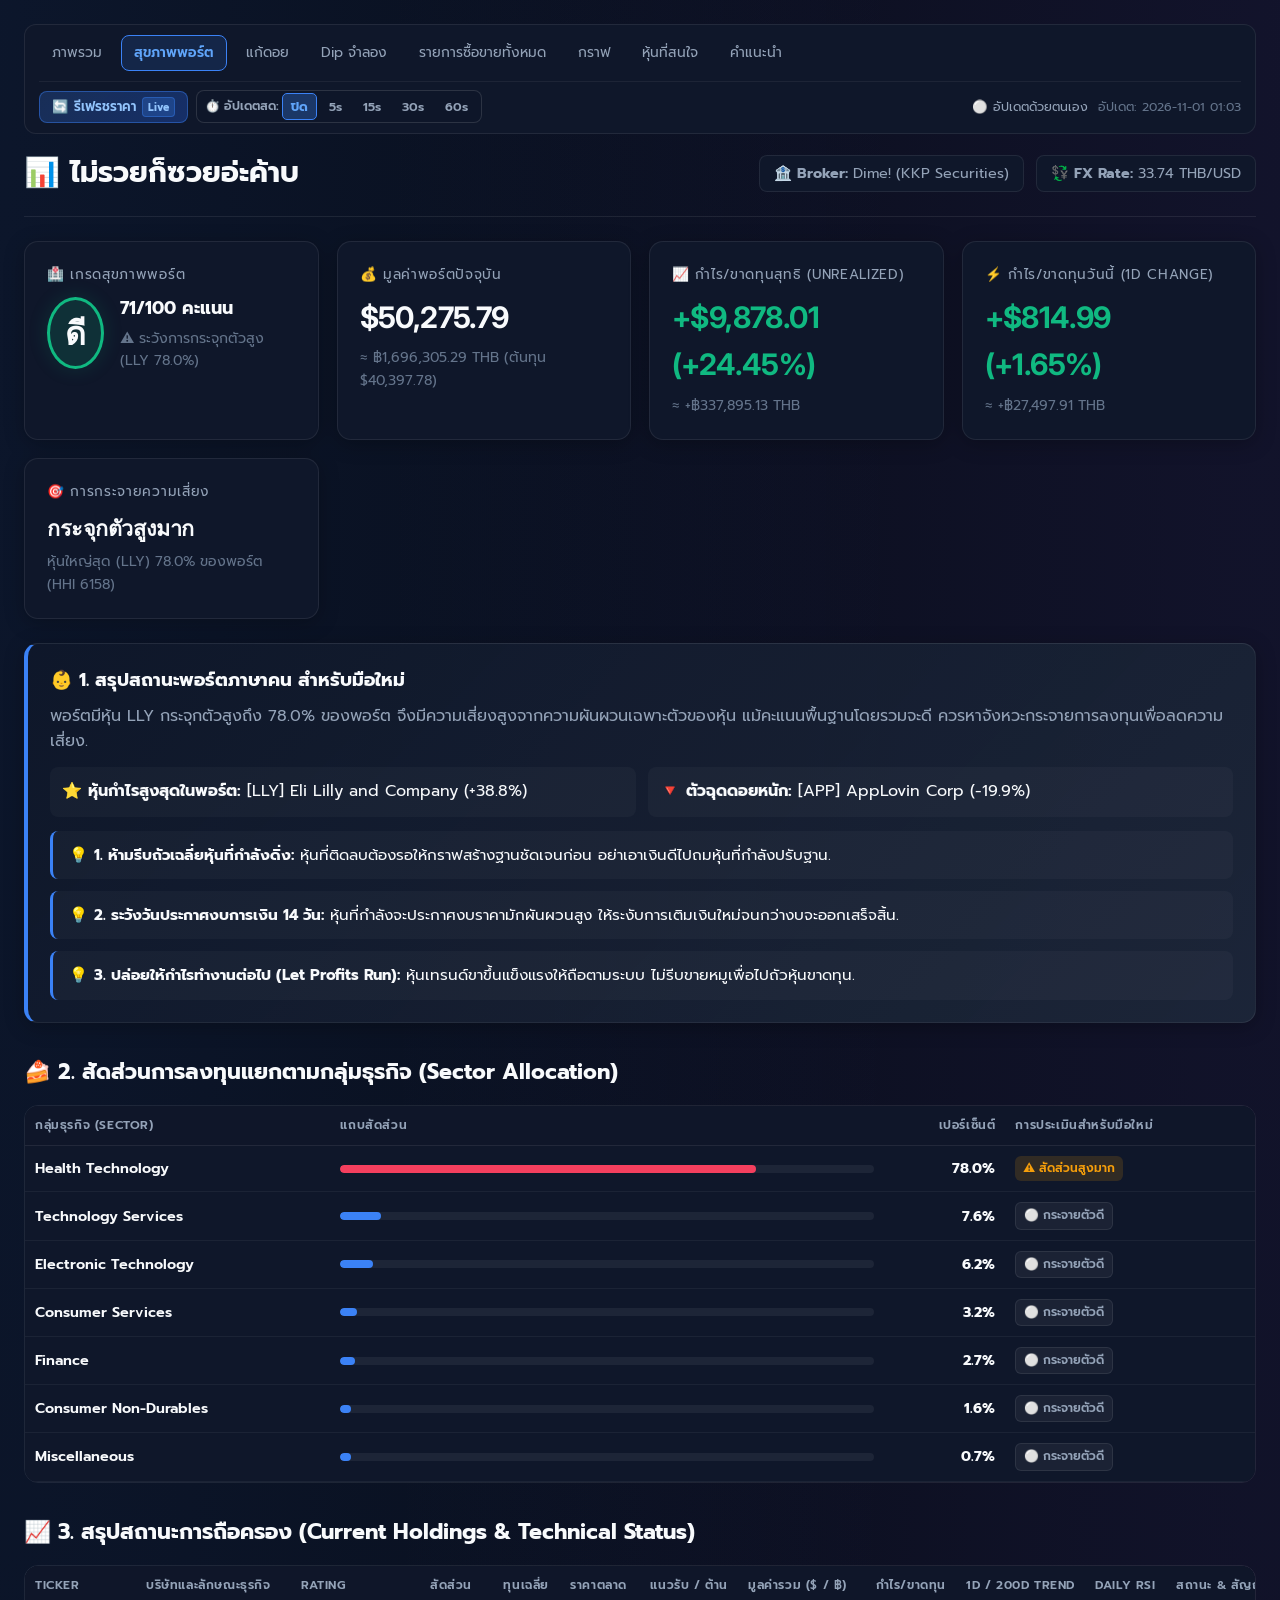
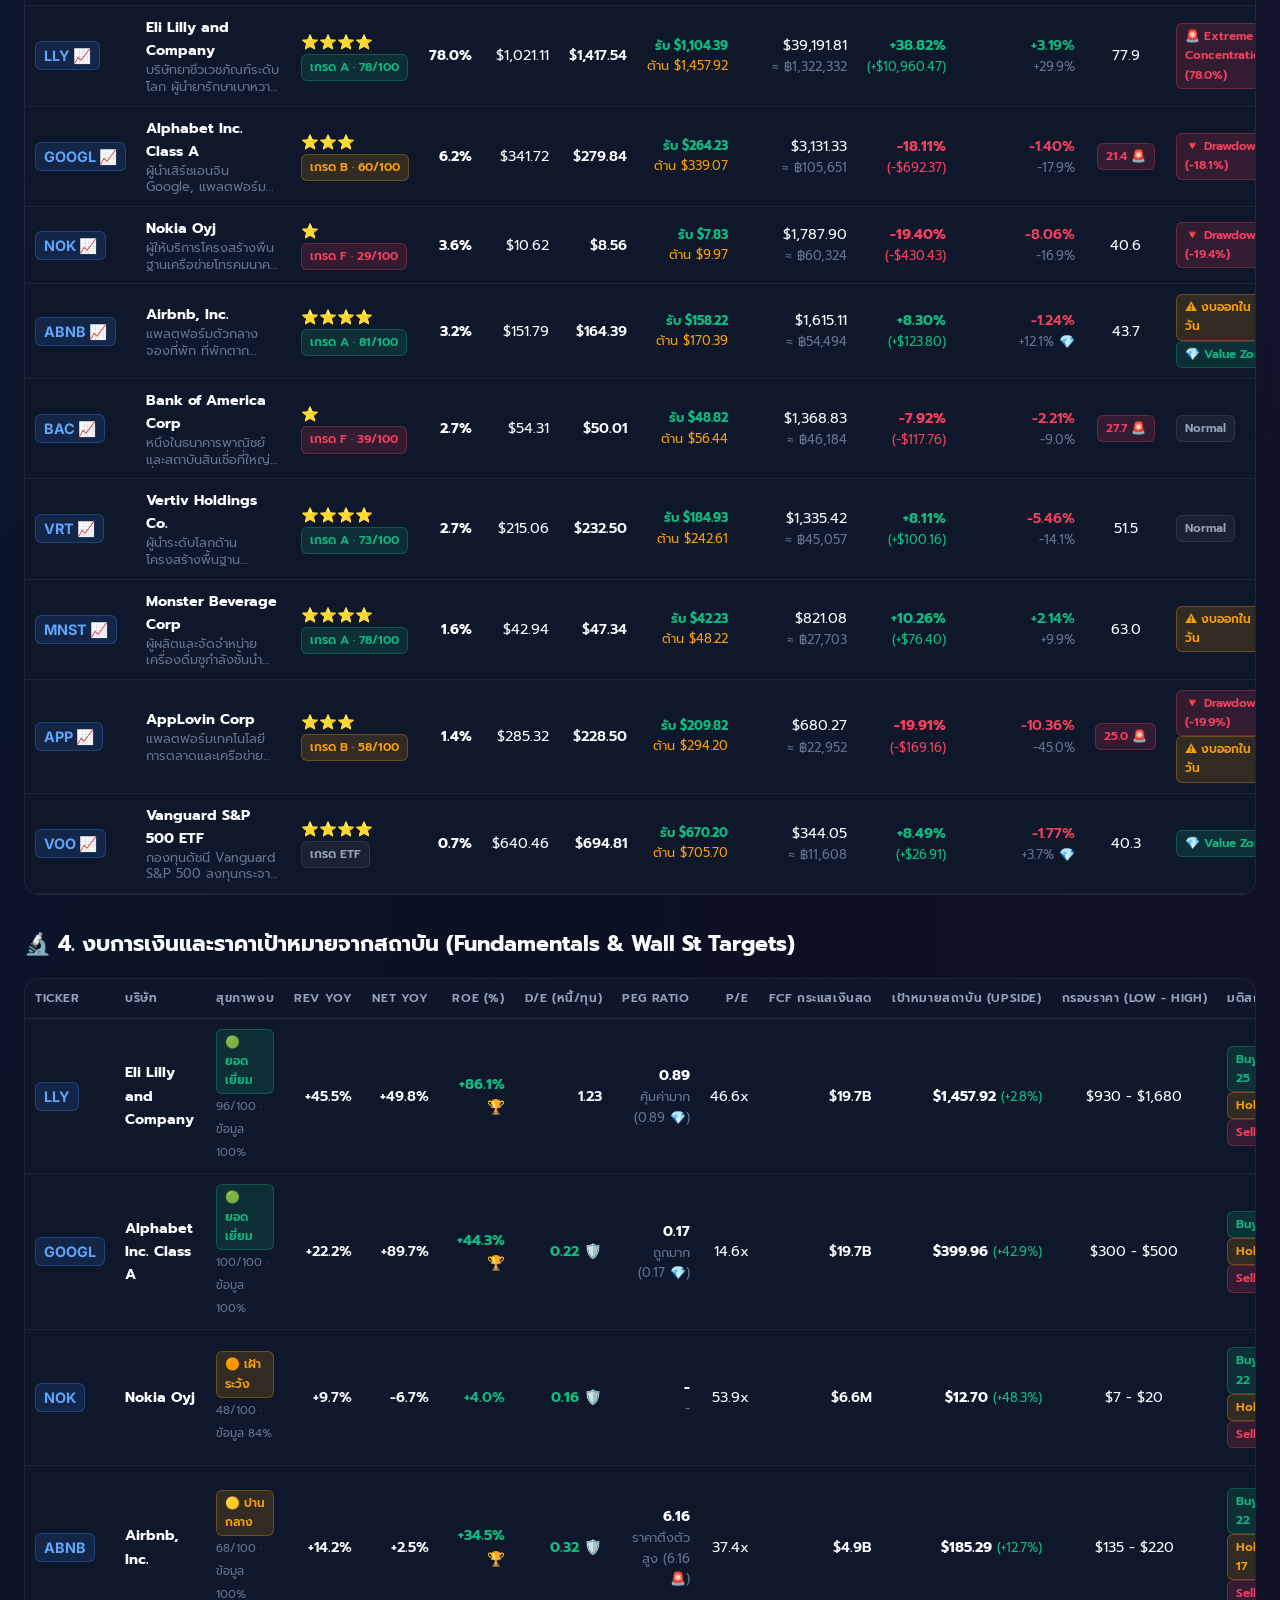
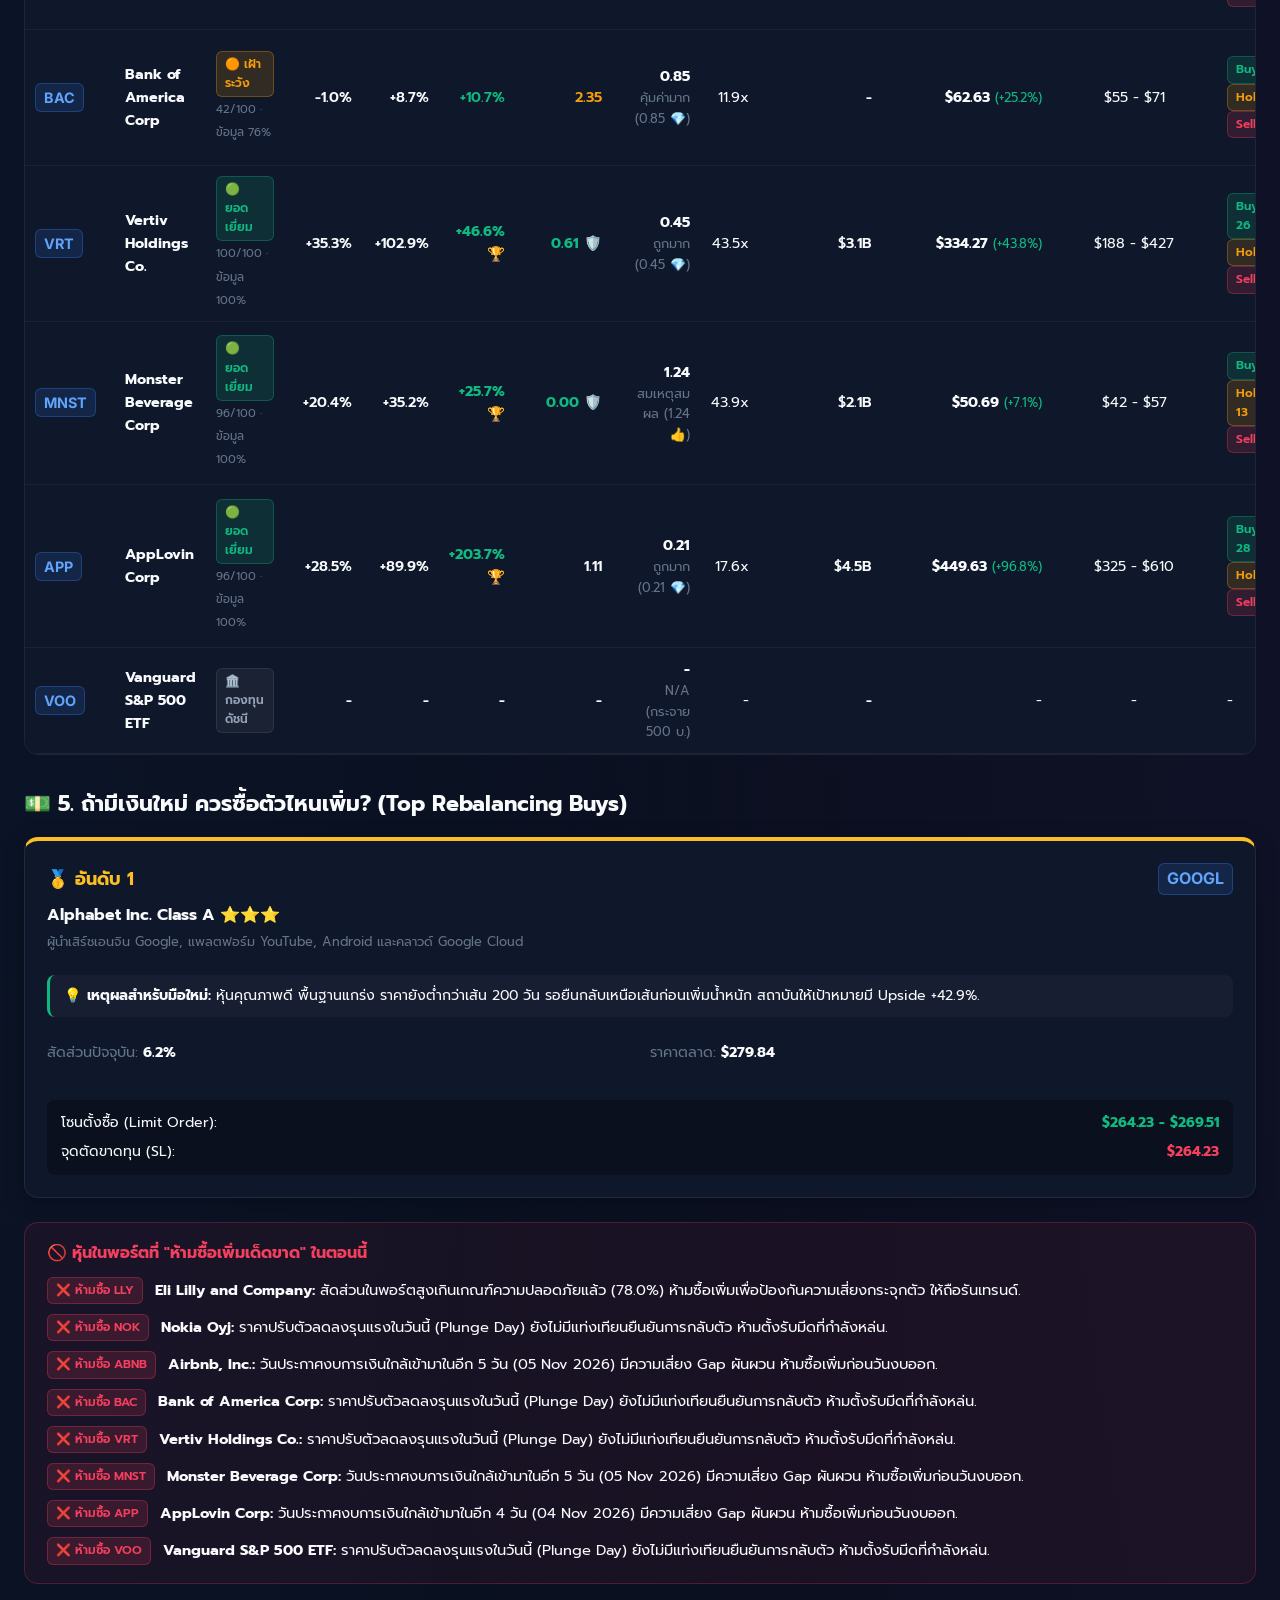
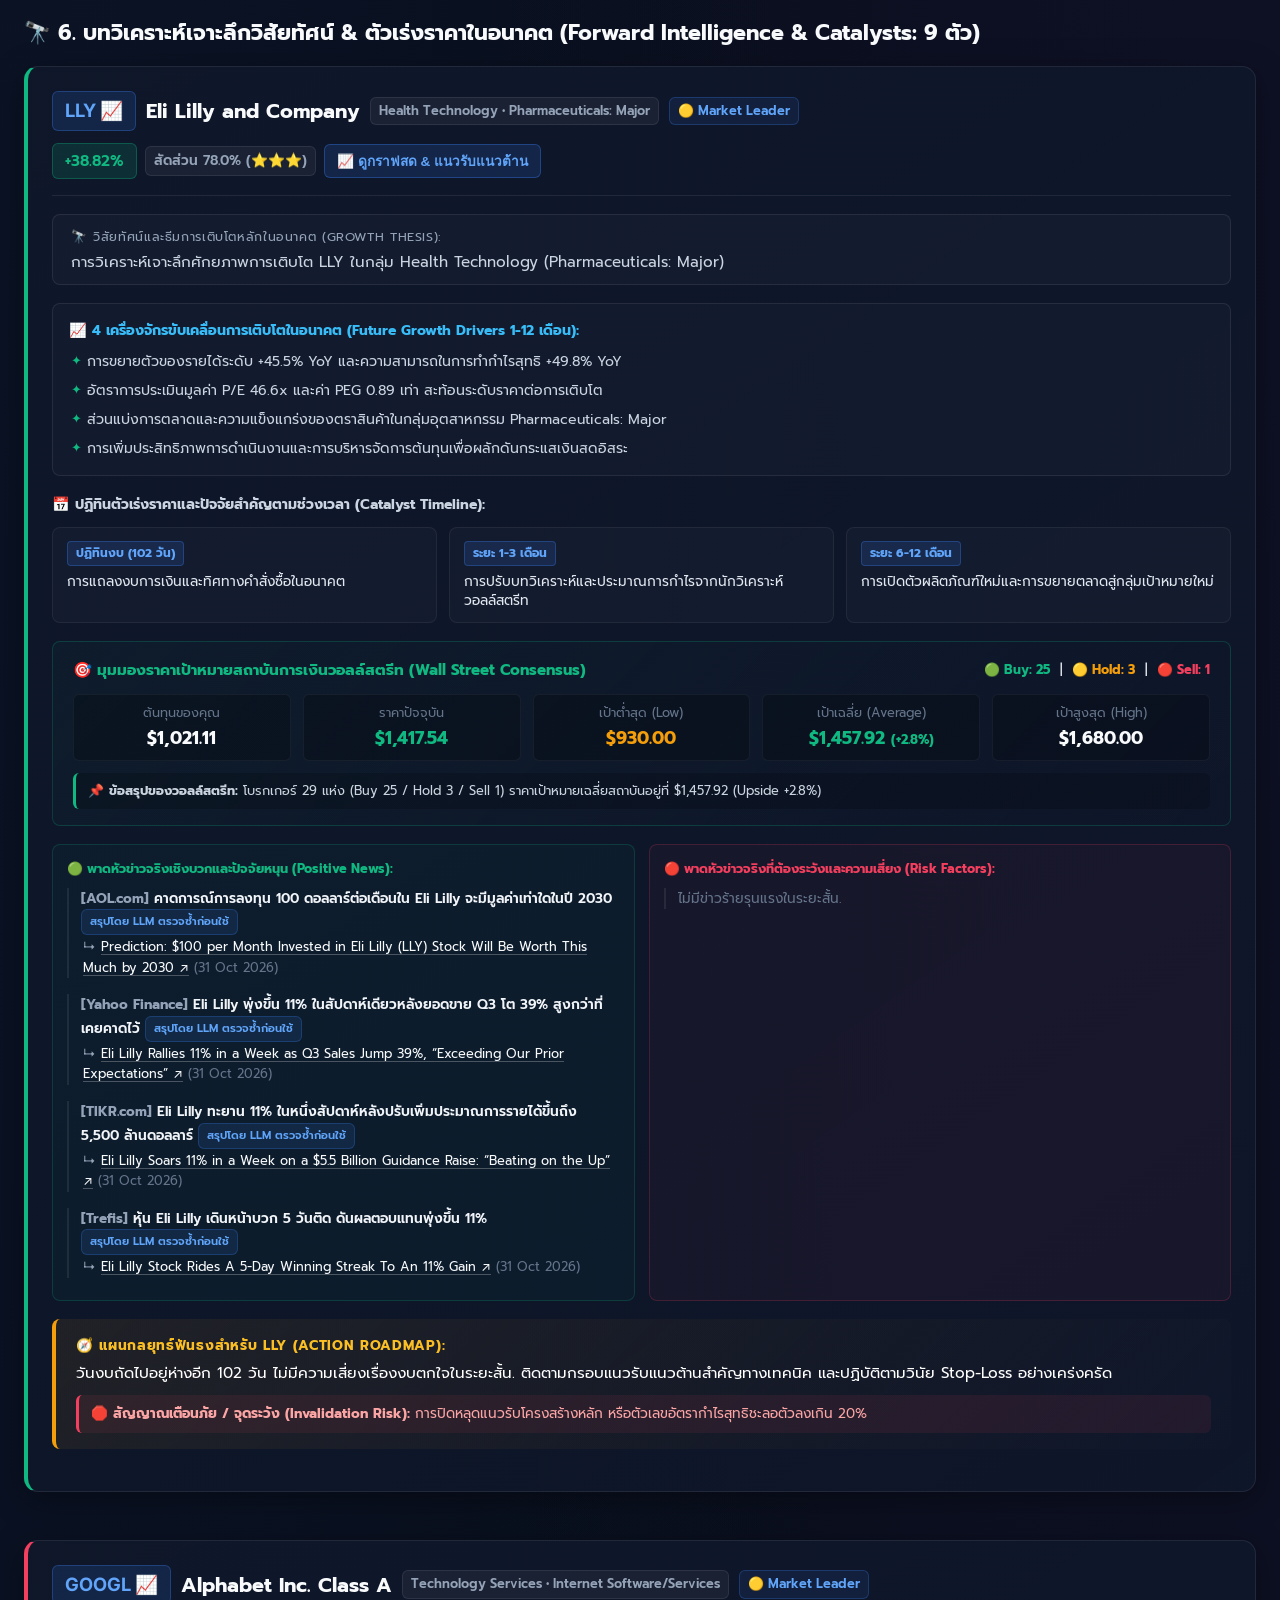
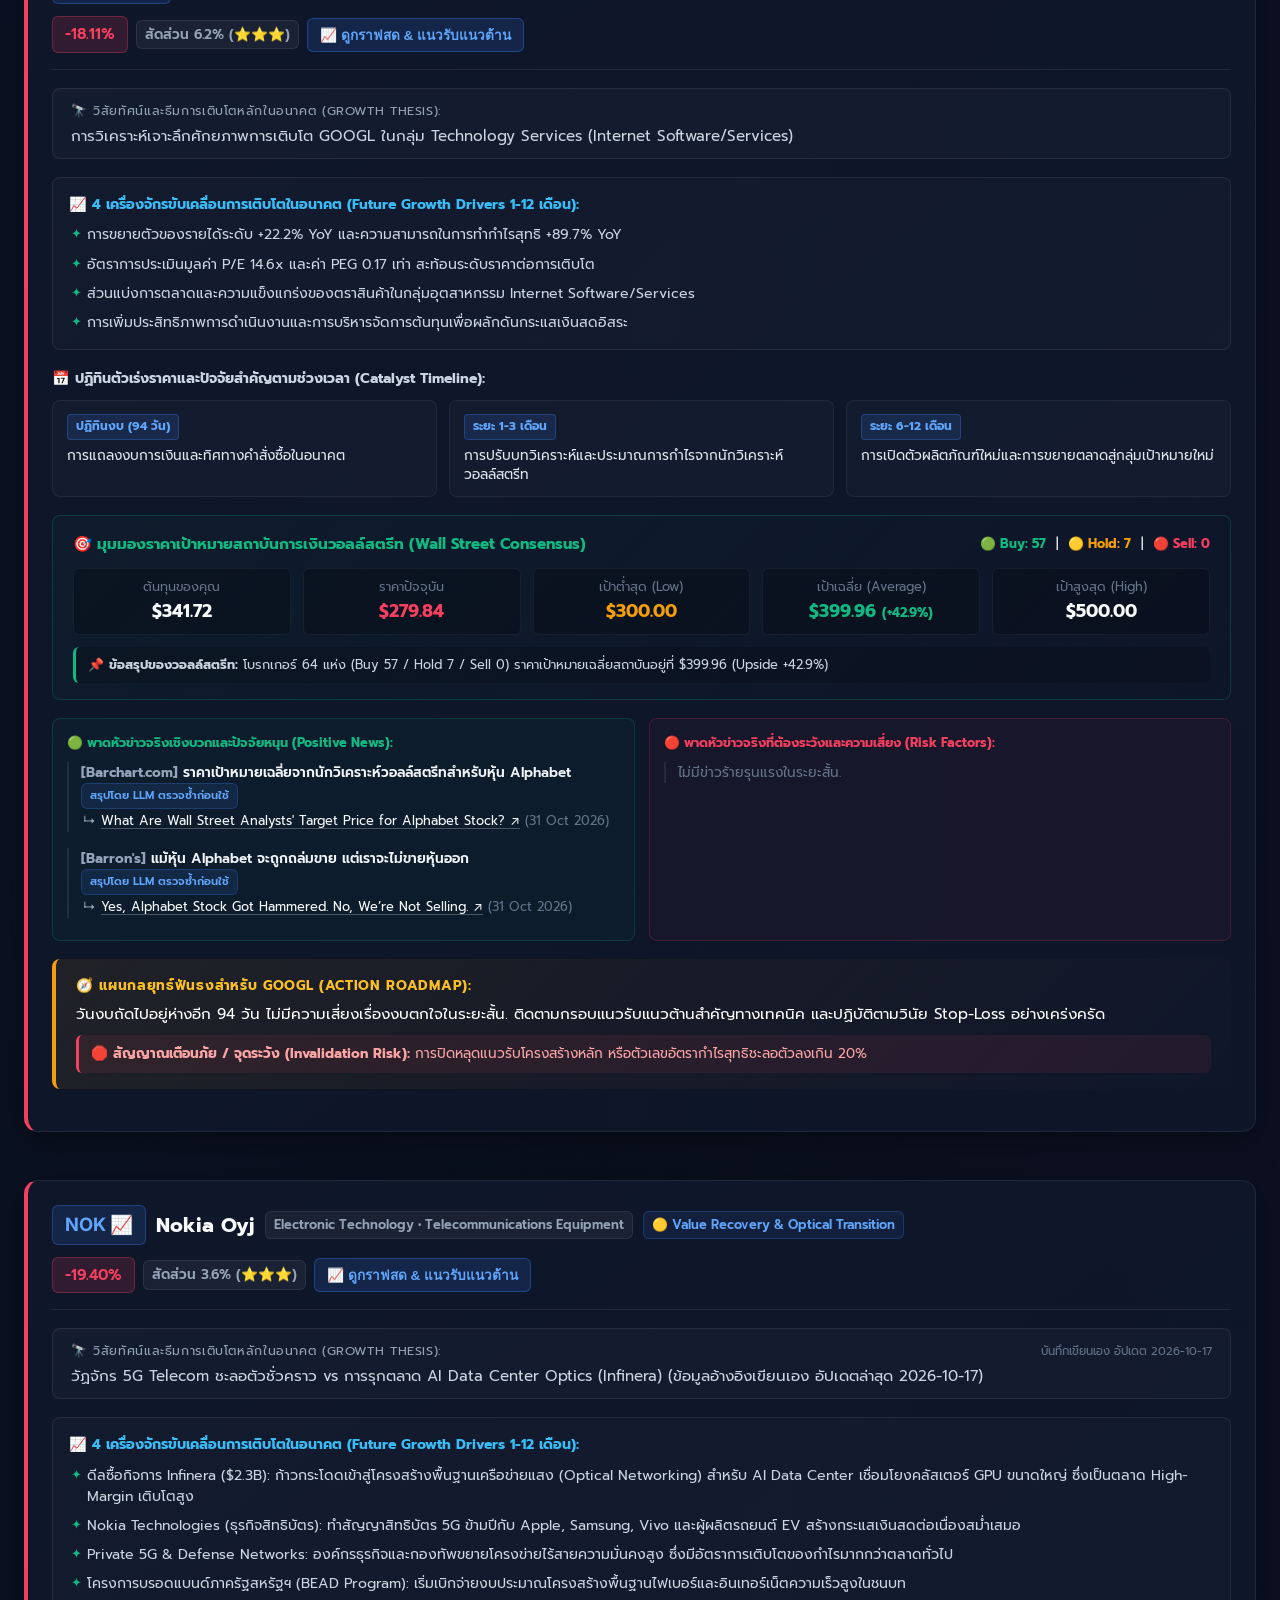
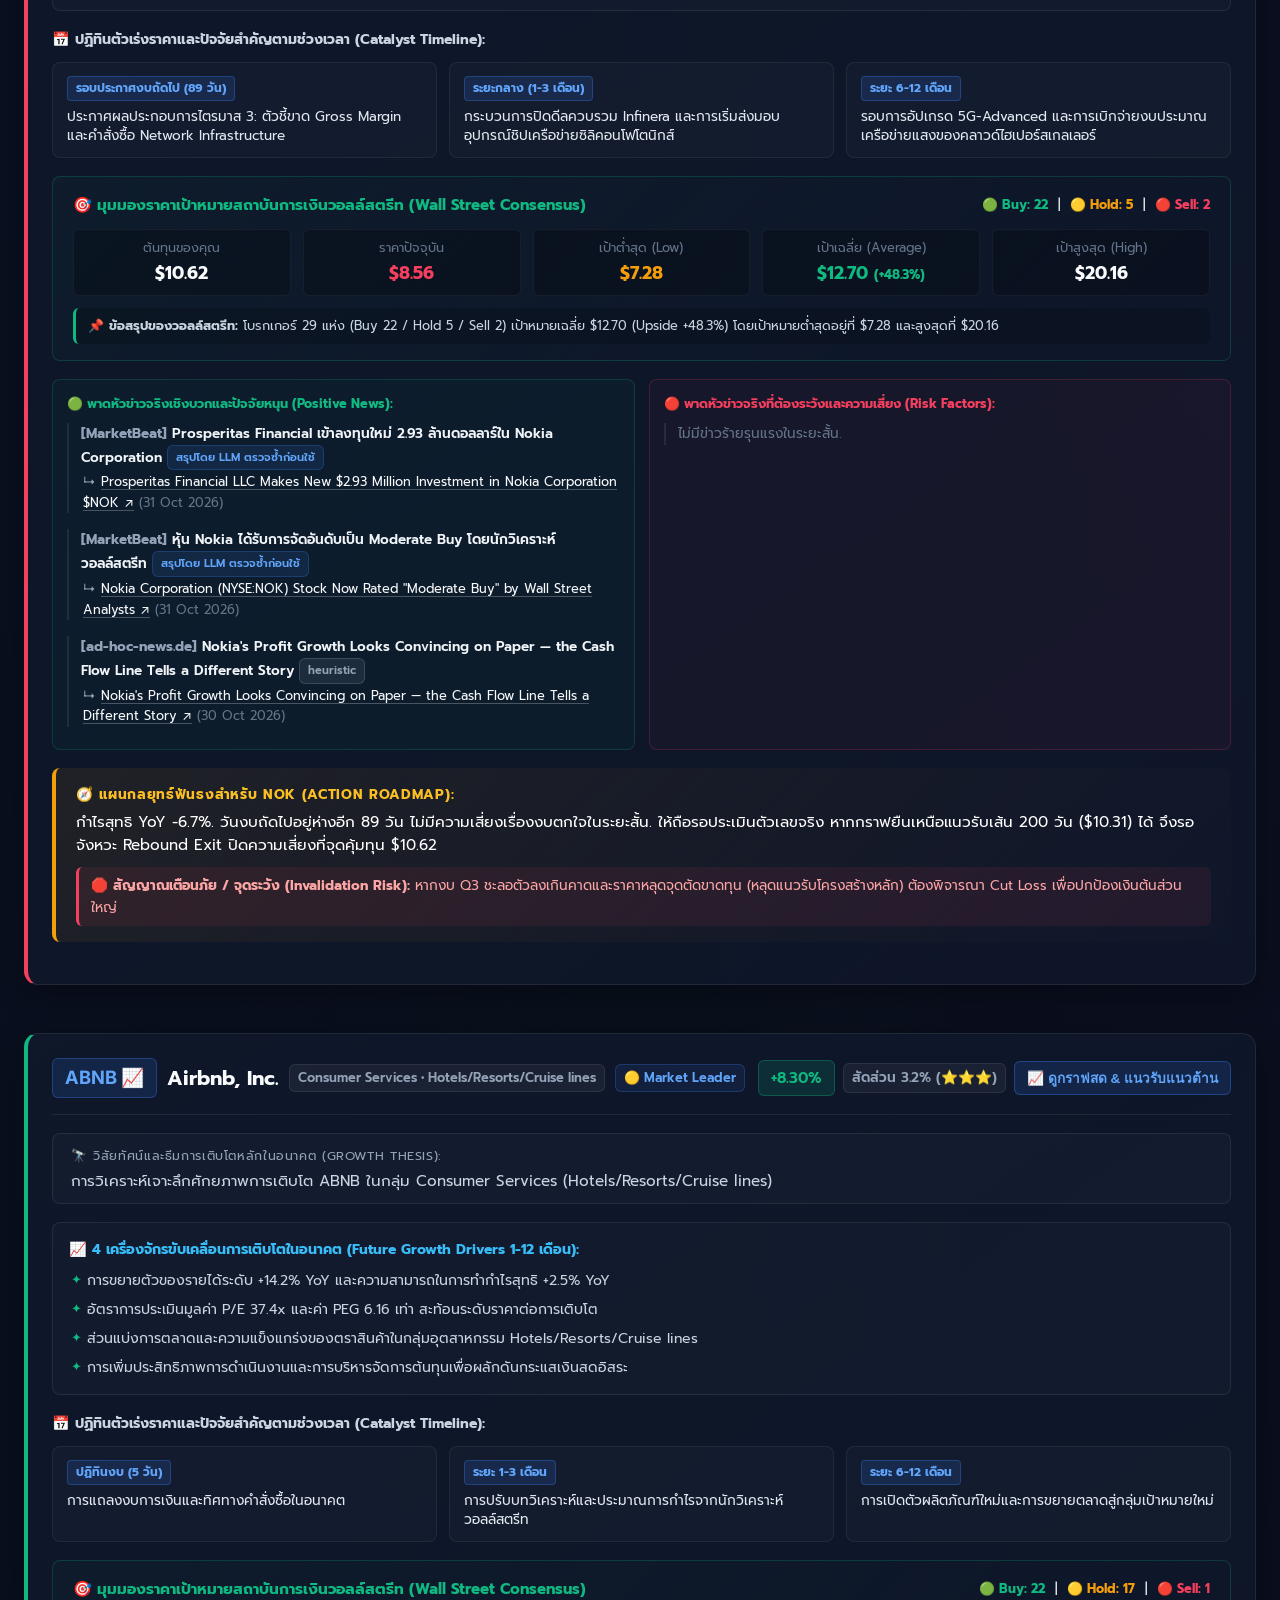
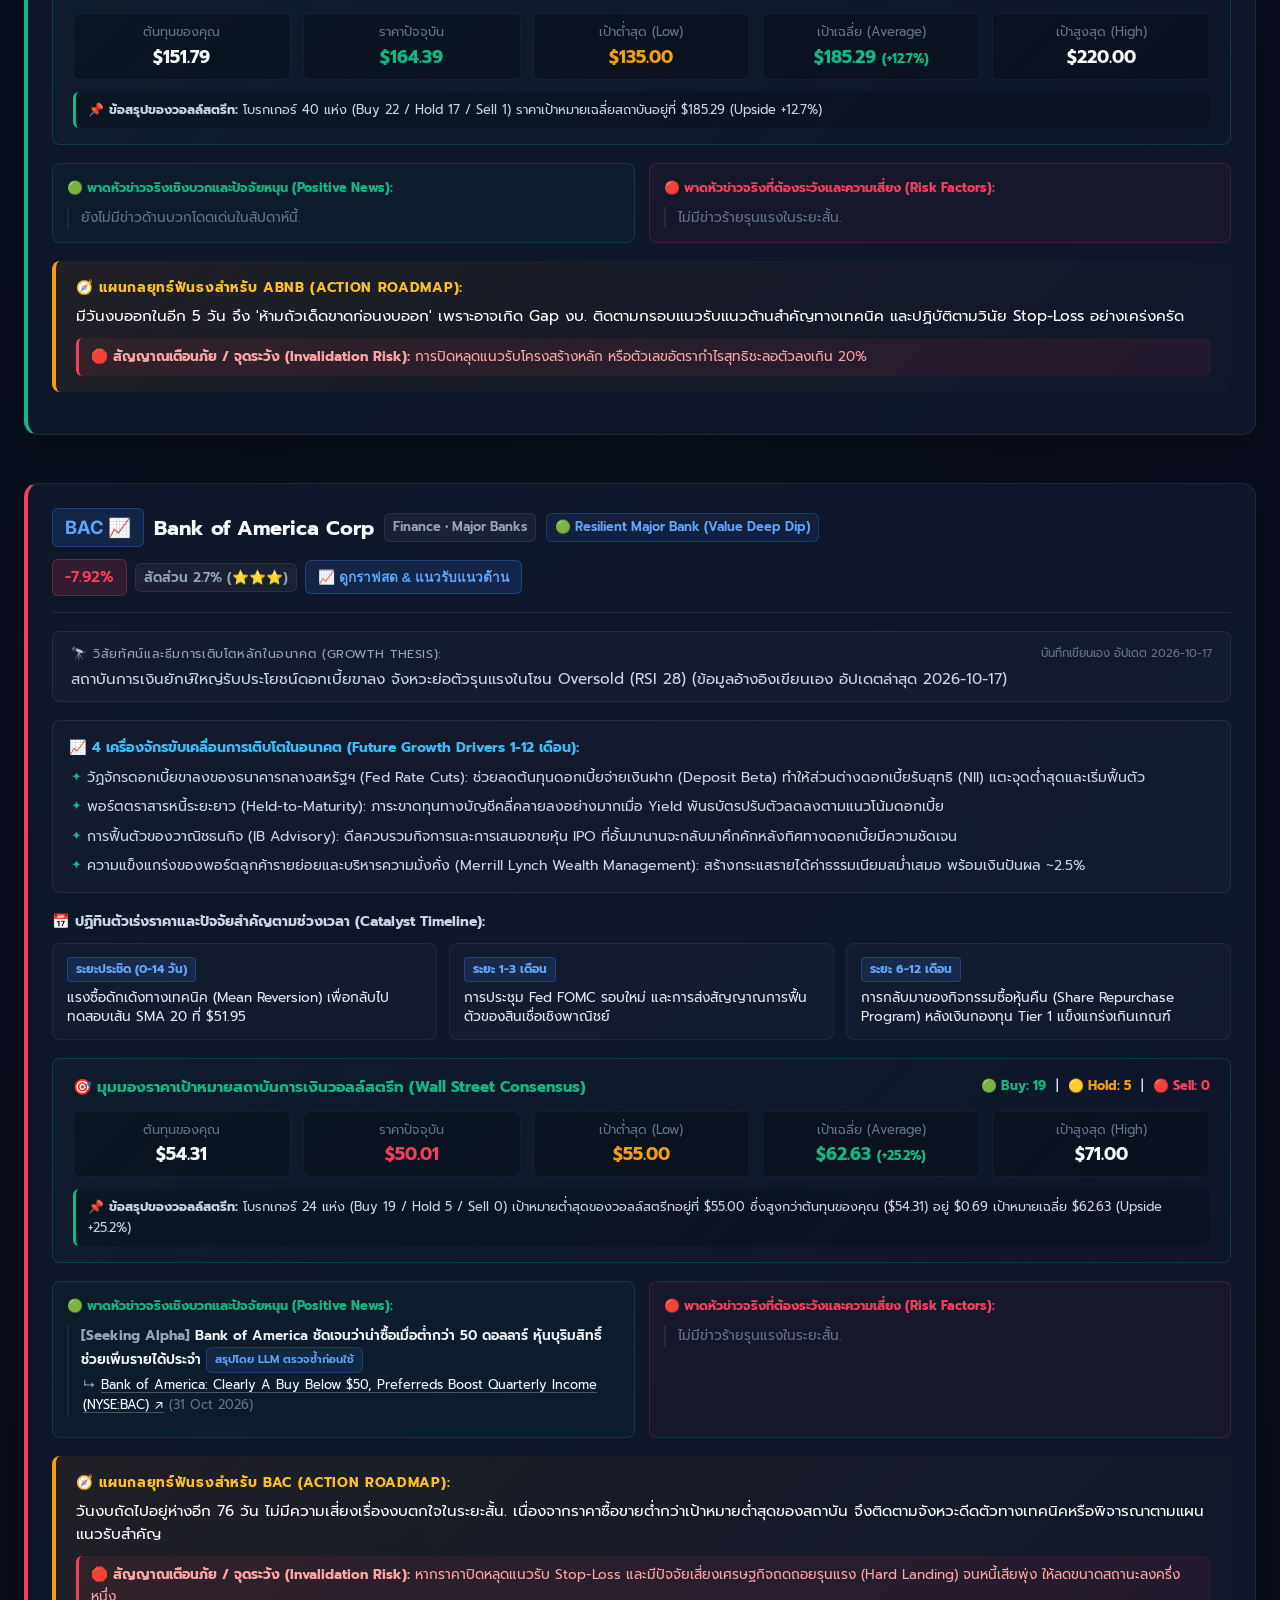
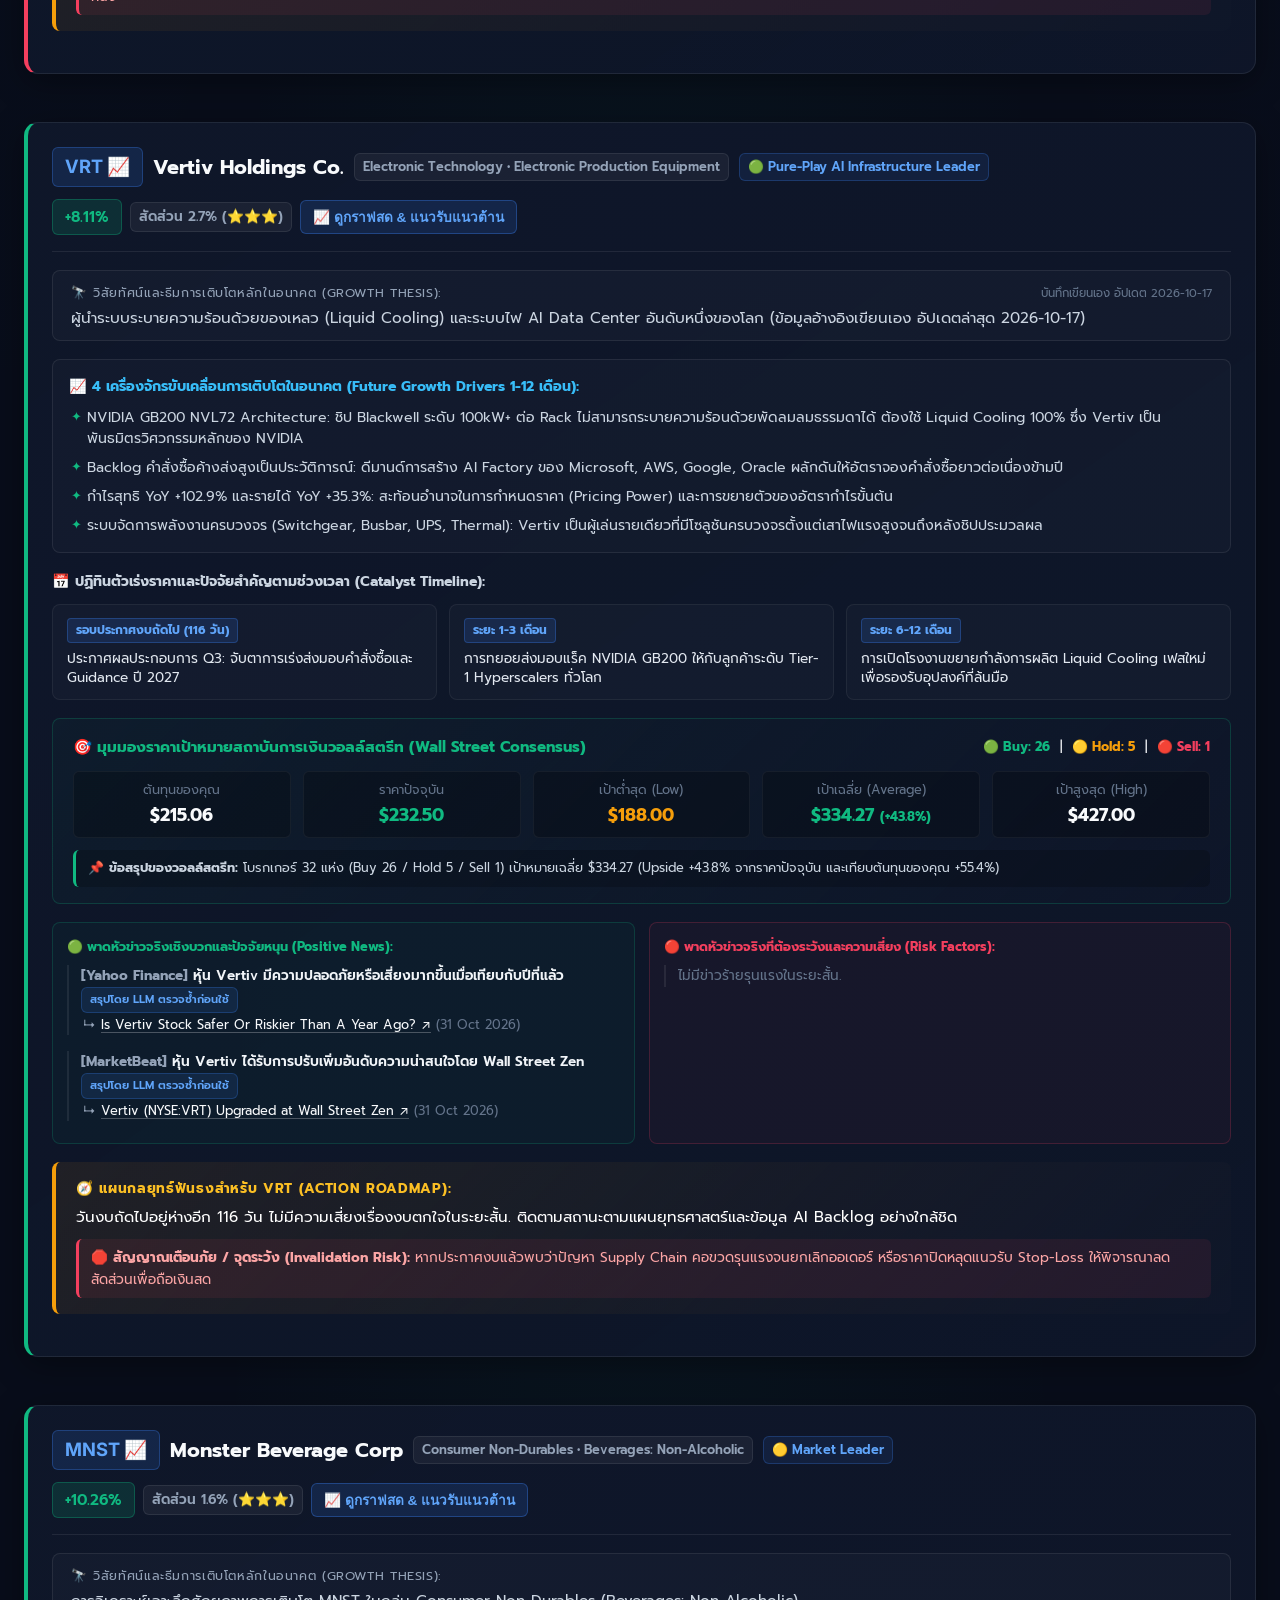
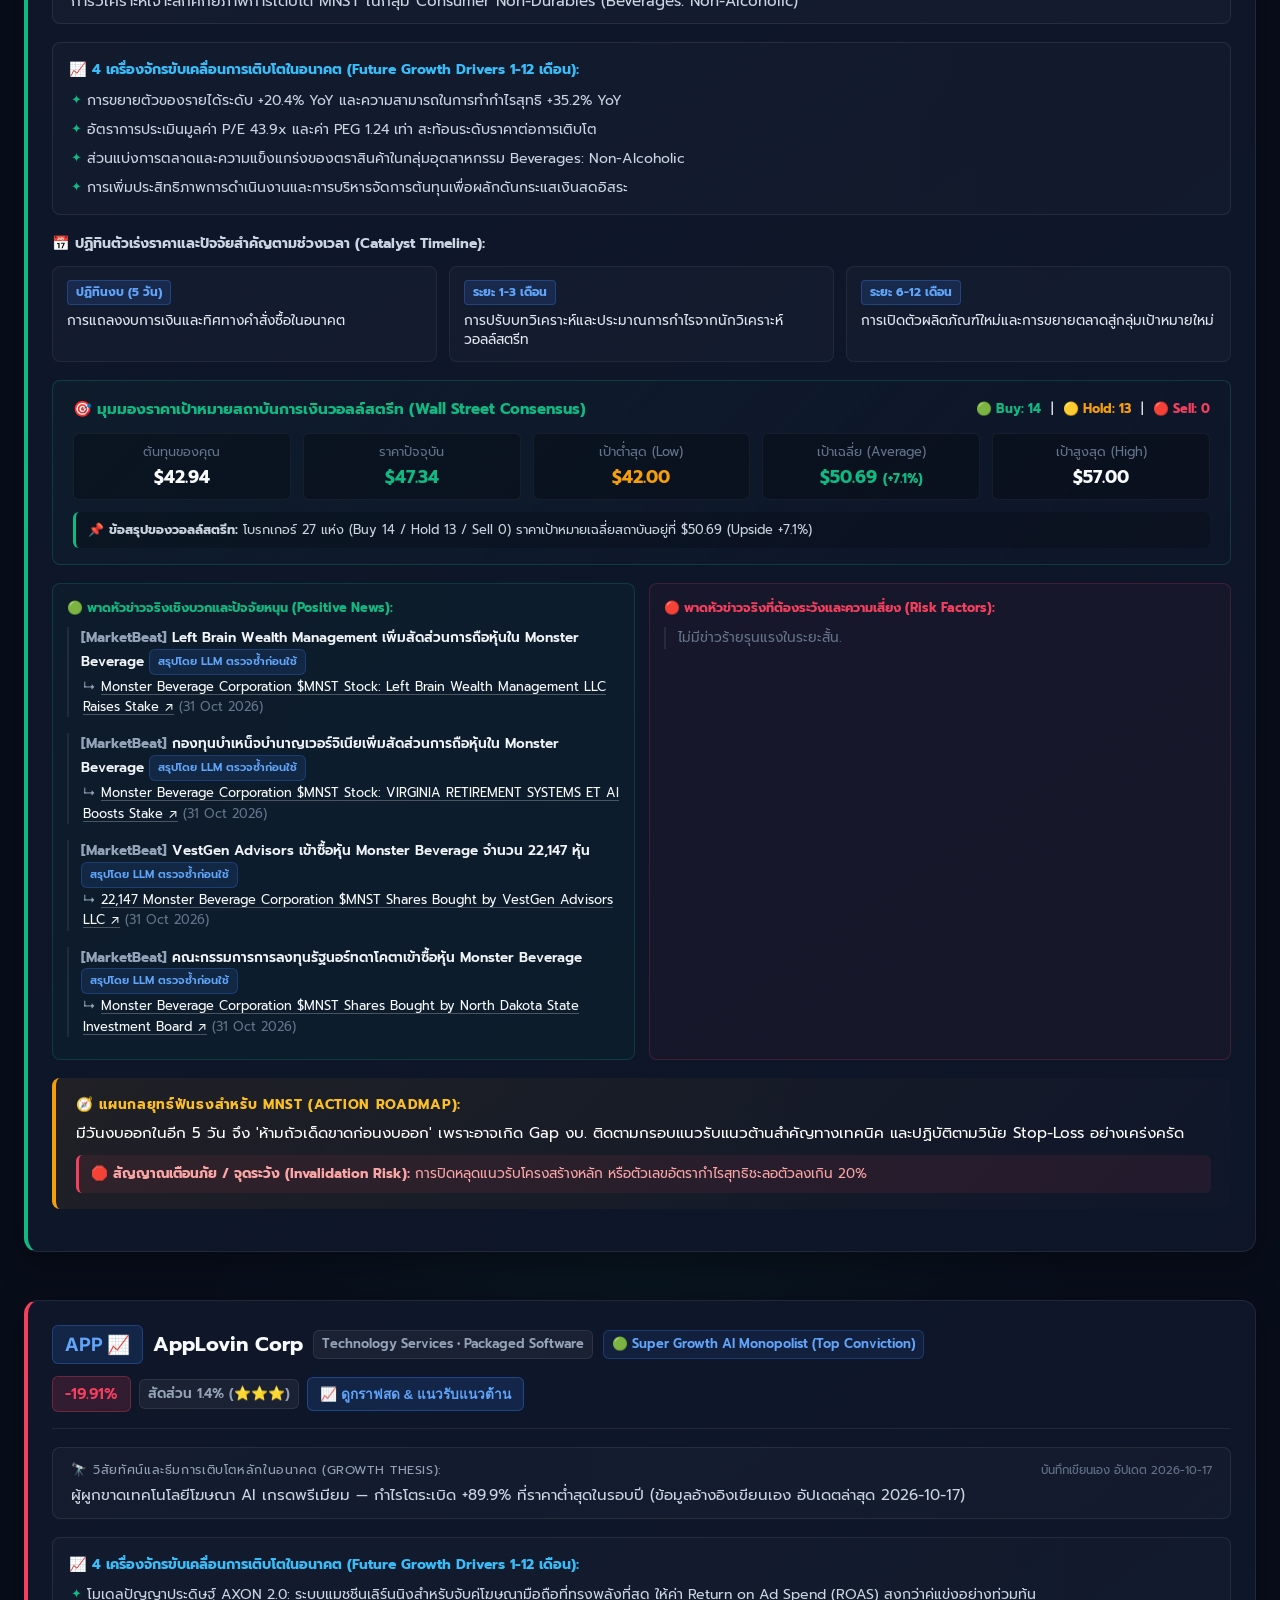
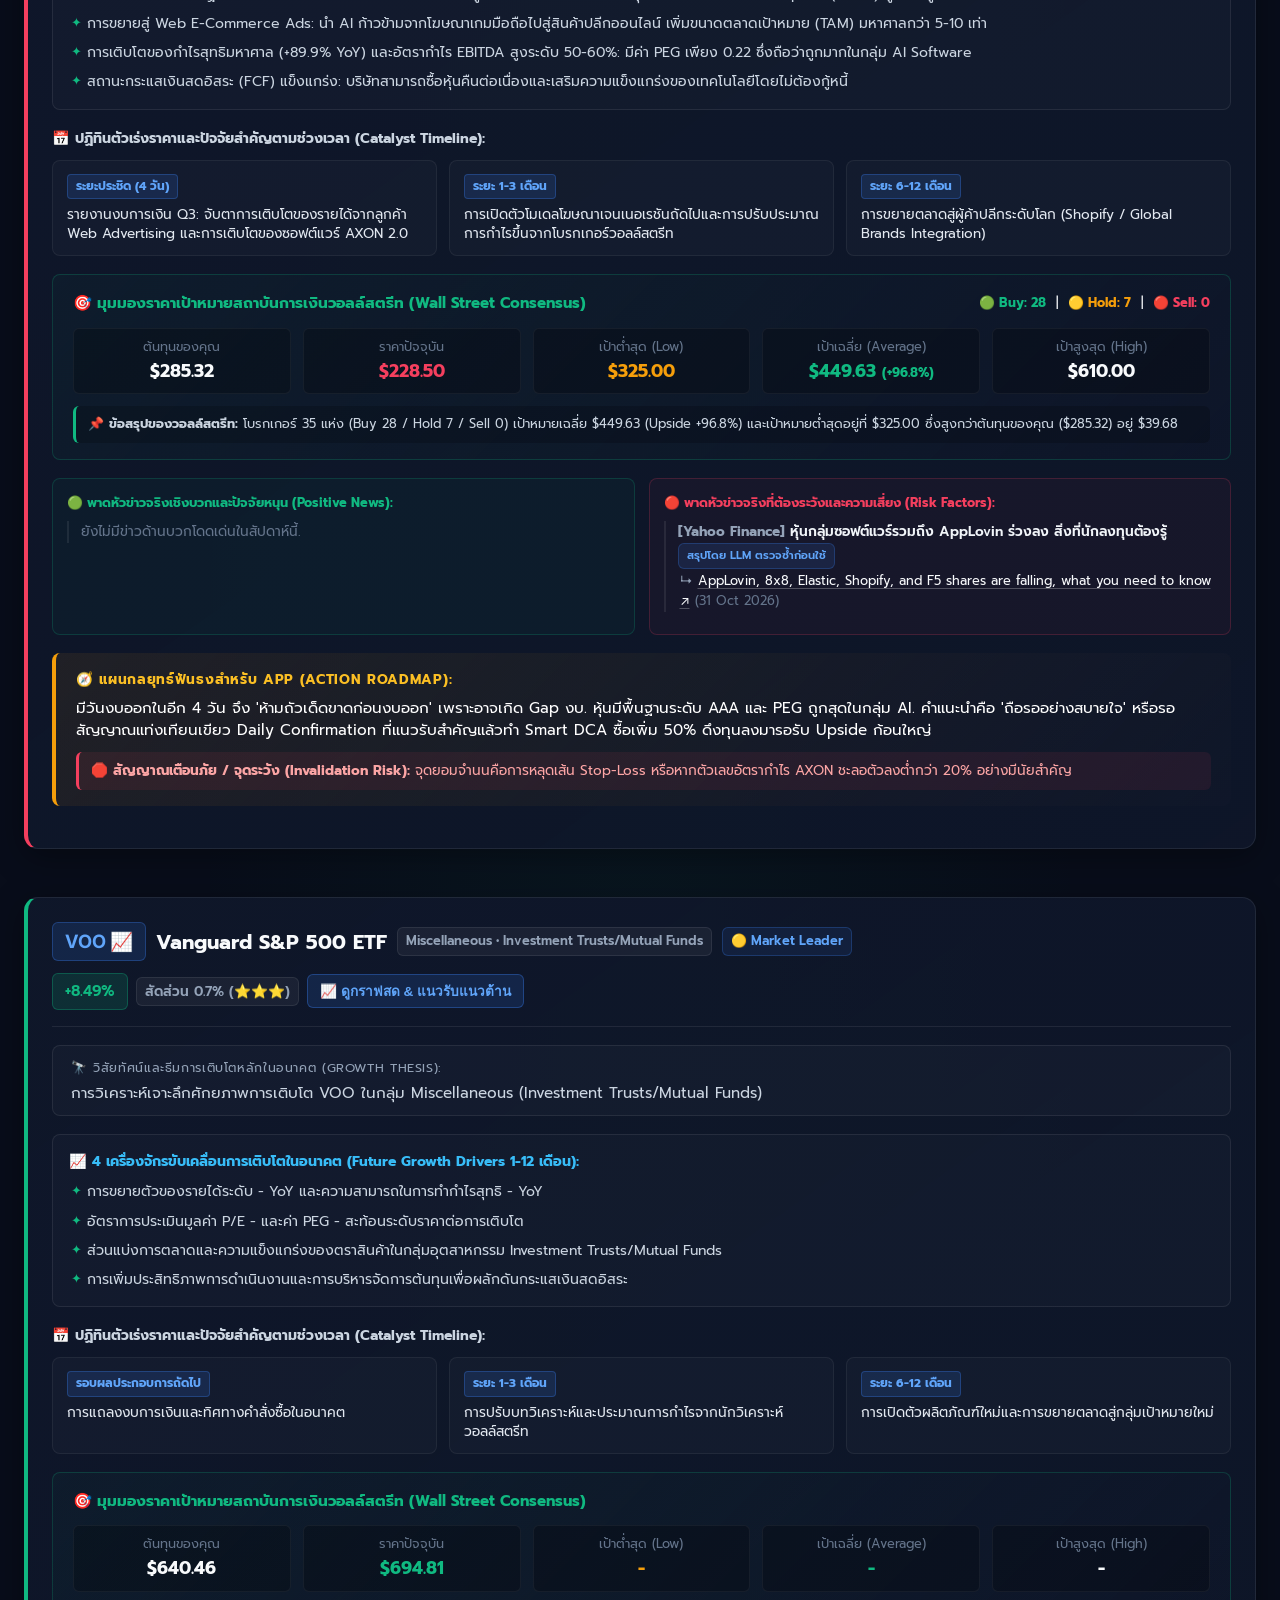
<file: reports/portfolio_review.html>
<!DOCTYPE html>
<html lang="th">
<head>
    <meta charset="UTF-8">
    <meta name="viewport" content="width=device-width, initial-scale=1.0">
    <title>Portfolio Health & Performance Report - ไม่รวยก็ซวยอ่ะค้าบ</title>
    <link rel="preconnect" href="https://fonts.googleapis.com">
    <link rel="preconnect" href="https://fonts.gstatic.com" crossorigin>
    <link href="https://fonts.googleapis.com/css2?family=Inter:wght@300;400;500;600;700;800&family=Prompt:wght@300;400;500;600;700&display=swap" rel="stylesheet">
    <style>
        :root {
            --bg-body: #080d1a;
            --bg-card: #0f172a;
            --bg-card-hover: #1e293b;
            --border-color: rgba(255, 255, 255, 0.08);
            --border-subtle: rgba(255, 255, 255, 0.05);
            --text-main: #f8fafc;
            --text-secondary: #94a3b8;
            --text-muted: #64748b;
            --emerald: #10b981;
            --emerald-glow: rgba(16, 185, 129, 0.15);
            --rose: #f43f5e;
            --rose-glow: rgba(244, 63, 94, 0.15);
            --blue: #3b82f6;
            --blue-glow: rgba(59, 130, 246, 0.15);
            --amber: #f59e0b;
            --amber-glow: rgba(245, 158, 11, 0.15);
            --purple: #8b5cf6;
            --gold: #fbbf24;
            --silver: #cbd5e1;
            --bronze: #d97706;
            --radius-sm: 8px;
            --radius-md: 14px;
            --radius-lg: 20px;
        }

        * {
            box-sizing: border-box;
            margin: 0;
            padding: 0;
        }

        body {
            font-family: 'Prompt', 'Inter', -apple-system, BlinkMacSystemFont, sans-serif;
            background-color: var(--bg-body);
            color: var(--text-main);
            line-height: 1.6;
            padding: 24px;
            background-image: 
                radial-gradient(at 0% 0%, rgba(59, 130, 246, 0.08) 0px, transparent 50%),
                radial-gradient(at 100% 0%, rgba(139, 92, 246, 0.08) 0px, transparent 50%),
                radial-gradient(at 50% 100%, rgba(16, 185, 129, 0.05) 0px, transparent 50%);
            min-height: 100vh;
        }

        .container {
            max-width: 1400px;
            margin: 0 auto;
        }

        /* Header */
        .header {
            display: flex;
            justify-content: space-between;
            align-items: center;
            flex-wrap: wrap;
            gap: 16px;
            margin-bottom: 24px;
            padding-bottom: 20px;
            border-bottom: 1px solid var(--border-color);
        }

        .header-title h1 {
            font-size: 1.8rem;
            font-weight: 700;
            display: flex;
            align-items: center;
            gap: 10px;
        }

        .header-meta {
            display: flex;
            gap: 12px;
            flex-wrap: wrap;
            font-size: 0.9rem;
            color: var(--text-secondary);
        }

        .meta-pill {
            background: var(--bg-card);
            padding: 6px 14px;
            border-radius: var(--radius-sm);
            border: 1px solid var(--border-color);
        }

        /* Grid utilities */
        .grid-4-cols {
            display: grid;
            grid-template-columns: repeat(auto-fit, minmax(min(100%, 260px), 1fr));
            gap: 18px;
            margin-bottom: 24px;
        }

        .grid-3-cols {
            display: grid;
            grid-template-columns: repeat(auto-fit, minmax(min(100%, 320px), 1fr));
            gap: 20px;
            margin-bottom: 24px;
        }

        .grid-2-cols {
            display: grid;
            grid-template-columns: repeat(auto-fit, minmax(min(100%, 400px), 1fr));
            gap: 20px;
            margin-bottom: 24px;
        }

        /* Cards */
        .card {
            background: var(--bg-card);
            border: 1px solid var(--border-color);
            border-radius: var(--radius-md);
            padding: 22px;
            box-shadow: 0 4px 20px rgba(0, 0, 0, 0.25);
            transition: transform 0.2s ease, border-color 0.2s ease;
        }

        .card:hover {
            border-color: rgba(255, 255, 255, 0.15);
        }

        /* Scoreboard KPI */
        .kpi-card {
            position: relative;
            overflow: hidden;
        }

        .kpi-label {
            font-size: 0.85rem;
            color: var(--text-secondary);
            text-transform: uppercase;
            letter-spacing: 0.05em;
            margin-bottom: 8px;
        }

        .kpi-value {
            font-size: 1.85rem;
            font-weight: 700;
            letter-spacing: -0.02em;
            font-family: 'Inter', sans-serif;
        }

        .kpi-subtext {
            font-size: 0.88rem;
            color: var(--text-muted);
            margin-top: 6px;
        }

        /* Grade Ring */
        .grade-box {
            display: flex;
            align-items: center;
            gap: 16px;
        }

        .grade-badge {
            width: 72px;
            height: 72px;
            border-radius: 50%;
            display: flex;
            align-items: center;
            justify-content: center;
            font-size: 2rem;
            font-weight: 800;
            font-family: 'Inter', sans-serif;
            background: var(--emerald-glow);
            border: 3px solid var(--emerald);
            box-shadow: 0 0 20px var(--emerald-glow);
        }

        /* Layman Hero Card */
        .layman-hero-card {
            background: linear-gradient(135deg, rgba(15, 23, 42, 0.95), rgba(30, 41, 59, 0.85));
            border-left: 4px solid var(--blue);
            margin-bottom: 24px;
        }

        .layman-checklist {
            list-style: none;
            display: flex;
            flex-direction: column;
            gap: 12px;
            margin-top: 14px;
        }

        .layman-checklist li {
            background: rgba(255, 255, 255, 0.03);
            padding: 12px 16px;
            border-radius: var(--radius-sm);
            border-left: 3px solid var(--blue);
            font-size: 0.95rem;
        }

        /* Badges & Pills */
        .ticker-pill {
            display: inline-block;
            background: rgba(59, 130, 246, 0.15);
            color: #60a5fa;
            border: 1px solid rgba(59, 130, 246, 0.3);
            padding: 2px 8px;
            border-radius: 6px;
            font-weight: 700;
            font-family: 'Inter', sans-serif;
            text-decoration: none;
        }

        .ticker-pill:hover {
            background: rgba(59, 130, 246, 0.3);
        }

        .badge {
            display: inline-block;
            padding: 3px 8px;
            border-radius: 6px;
            font-size: 0.75rem;
            font-weight: 600;
        }

        .badge-emerald { background: var(--emerald-glow); color: var(--emerald); border: 1px solid rgba(16, 185, 129, 0.3); }
        .badge-rose { background: var(--rose-glow); color: var(--rose); border: 1px solid rgba(244, 63, 94, 0.3); }
        .badge-amber { background: var(--amber-glow); color: var(--amber); border: 1px solid rgba(245, 158, 11, 0.3); }
        .badge-neutral { background: rgba(255, 255, 255, 0.05); color: var(--text-secondary); border: 1px solid var(--border-color); }
        .badge-warn { background: var(--amber-glow); color: var(--amber); }
        .badge-success { background: var(--emerald-glow); color: var(--emerald); }

        /* Tables */
        .table-responsive {
            overflow-x: auto;
            border-radius: var(--radius-md);
            border: 1px solid var(--border-color);
            margin-bottom: 24px;
        }

        table {
            width: 100%;
            border-collapse: collapse;
            text-align: left;
            font-size: 0.9rem;
            background: var(--bg-card);
        }

        th {
            background: rgba(15, 23, 42, 0.95);
            color: var(--text-secondary);
            padding: 10px 10px;
            font-weight: 600;
            border-bottom: 1px solid var(--border-color);
            white-space: nowrap;
            text-transform: uppercase;
            font-size: 0.75rem;
            letter-spacing: 0.05em;
        }

        td {
            padding: 10px 10px;
            border-bottom: 1px solid var(--border-subtle);
        }

        tr:hover td {
            background: rgba(255, 255, 255, 0.02);
        }

        /* Progress bars */
        .progress-wrap {
            width: 100%;
            height: 8px;
            background: rgba(255, 255, 255, 0.06);
            border-radius: 4px;
            overflow: hidden;
        }

        .progress-bar {
            height: 100%;
            border-radius: 4px;
        }

        /* Fresh Capital Podium Cards */
        .buy-card {
            display: flex;
            flex-direction: column;
            justify-content: space-between;
        }

        .buy-header {
            display: flex;
            justify-content: space-between;
            align-items: center;
        }

        .buy-rank {
            font-weight: 700;
            font-size: 1.1rem;
        }

        .buy-reason-box {
            background: rgba(255, 255, 255, 0.03);
            border-left: 3px solid var(--emerald);
            padding: 10px 14px;
            border-radius: var(--radius-sm);
            font-size: 0.88rem;
            margin: 10px 0;
        }

        .order-box {
            background: rgba(0, 0, 0, 0.3);
            padding: 12px 14px;
            border-radius: var(--radius-sm);
            margin-top: 12px;
            display: flex;
            flex-direction: column;
            gap: 6px;
            font-size: 0.88rem;
        }

        .order-row {
            display: flex;
            justify-content: space-between;
            align-items: center;
        }

        /* Forbidden Buys */
        .forbidden-card {
            background: rgba(244, 63, 94, 0.06);
            border: 1px solid rgba(244, 63, 94, 0.25);
            border-radius: var(--radius-md);
            padding: 18px 22px;
            margin-bottom: 24px;
        }

        .forbidden-item {
            display: flex;
            align-items: center;
            gap: 12px;
            margin-top: 10px;
            font-size: 0.92rem;
        }

        /* Catalysts */
        .catalyst-card {
            margin-bottom: 16px;
        }

        .catalyst-header {
            display: flex;
            justify-content: space-between;
            align-items: center;
            padding-bottom: 12px;
            border-bottom: 1px solid var(--border-subtle);
        }

        .catalyst-target-box {
            background: rgba(59, 130, 246, 0.08);
            border-radius: var(--radius-sm);
            padding: 8px 14px;
            margin-top: 12px;
            font-size: 0.88rem;
            color: #93c5fd;
        }

        .cat-label {
            font-weight: 700;
            font-size: 0.88rem;
            margin-bottom: 8px;
        }

        .cat-list {
            list-style: none;
            display: flex;
            flex-direction: column;
            gap: 8px;
            font-size: 0.85rem;
        }

        .cat-list li {
            padding-left: 12px;
            border-left: 2px solid var(--border-color);
        }

        .cat-list a.news-headline-link {
            color: var(--text-main);
            text-decoration: underline;
            text-decoration-color: rgba(255, 255, 255, 0.25);
            text-underline-offset: 3px;
            transition: color 0.15s ease, text-decoration-color 0.15s ease;
        }

        .cat-list a.news-headline-link:hover {
            color: #60a5fa;
            text-decoration-color: #60a5fa;
        }

        .cat-list .source-tag {
            color: var(--text-secondary);
        }

        /* Forward Outlook & Dossier Styles */
        .outlook-card {
            background: linear-gradient(145deg, rgba(15, 23, 42, 0.98), rgba(15, 23, 42, 0.88));
            border: 1px solid rgba(255, 255, 255, 0.08);
            border-radius: var(--radius-md);
            padding: 24px;
            box-shadow: 0 8px 32px rgba(0, 0, 0, 0.35);
        }
        .outlook-card-header {
            display: flex;
            justify-content: space-between;
            align-items: center;
            flex-wrap: wrap;
            gap: 12px;
            padding-bottom: 16px;
            border-bottom: 1px solid var(--border-color);
            margin-bottom: 18px;
        }
        .thesis-banner {
            background: linear-gradient(90deg, rgba(59, 130, 246, 0.15), rgba(139, 92, 246, 0.10));
            border-left: 4px solid var(--blue);
            padding: 12px 18px;
            border-radius: var(--radius-sm);
            margin-bottom: 18px;
        }
        .drivers-box {
            background: rgba(255, 255, 255, 0.02);
            border: 1px solid var(--border-color);
            border-radius: var(--radius-sm);
            padding: 16px;
            margin-bottom: 18px;
        }
        .drivers-list {
            list-style: none;
            display: flex;
            flex-direction: column;
            gap: 8px;
            font-size: 0.88rem;
            line-height: 1.5;
        }
        .drivers-list li {
            position: relative;
            padding-left: 18px;
            color: #cbd5e1;
        }
        .drivers-list li::before {
            content: "✦";
            position: absolute;
            left: 2px;
            color: var(--emerald);
            font-size: 0.8rem;
        }
        .timeline-strip {
            display: grid;
            grid-template-columns: repeat(auto-fit, minmax(min(100%, 260px), 1fr));
            gap: 12px;
        }
        .timeline-step {
            background: rgba(255, 255, 255, 0.025);
            border: 1px solid rgba(255, 255, 255, 0.06);
            border-radius: var(--radius-sm);
            padding: 12px 14px;
        }
        .timeline-step-badge {
            display: inline-block;
            padding: 2px 8px;
            border-radius: 4px;
            font-size: 0.75rem;
            font-weight: 700;
            background: rgba(59, 130, 246, 0.15);
            color: #60a5fa;
            border: 1px solid rgba(59, 130, 246, 0.3);
            margin-bottom: 6px;
        }
        .timeline-step-desc {
            font-size: 0.85rem;
            color: #e2e8f0;
            line-height: 1.4;
        }
        .wallstreet-box {
            background: linear-gradient(135deg, rgba(16, 185, 129, 0.04), rgba(15, 23, 42, 0.6));
            border: 1px solid rgba(16, 185, 129, 0.22);
            border-radius: var(--radius-sm);
            padding: 16px 20px;
            margin-bottom: 18px;
        }
        .ws-targets-grid {
            display: grid;
            grid-template-columns: repeat(auto-fit, minmax(min(100%, 130px), 1fr));
            gap: 12px;
            margin: 12px 0;
            text-align: center;
        }
        .ws-target-cell {
            background: rgba(0, 0, 0, 0.25);
            padding: 8px 10px;
            border-radius: 6px;
            border: 1px solid rgba(255, 255, 255, 0.05);
        }
        .roadmap-callout {
            background: linear-gradient(135deg, rgba(245, 158, 11, 0.08), rgba(15, 23, 42, 0.8));
            border-left: 4px solid var(--amber);
            border-radius: var(--radius-sm);
            padding: 16px 20px;
            margin-bottom: 18px;
        }

        /* Typography helpers */
        .text-emerald { color: var(--emerald); }
        .text-rose { color: var(--rose); }
        .text-amber { color: var(--amber); }
        .text-muted { color: var(--text-muted); }
        .fw-bold { font-weight: 700; }
        .small { font-size: 0.8rem; }

        /* Disclaimer */
        .disclaimer-card {
            background: rgba(0, 0, 0, 0.4);
            border: 1px solid var(--border-color);
            border-radius: var(--radius-md);
            padding: 20px;
            margin-top: 32px;
            font-size: 0.82rem;
            color: var(--text-muted);
            text-align: center;
            line-height: 1.6;
        }

        /* Section Headings */
        .section-header {
            display: flex;
            align-items: center;
            gap: 10px;
            margin: 32px 0 16px 0;
            font-size: 1.35rem;
            font-weight: 700;
        }

        @media (max-width: 768px) {
            body { padding: 14px; }
            .header { flex-direction: column; align-items: flex-start; }
            .grade-box { flex-direction: column; align-items: flex-start; }
        }
    </style>
</head>
<body>
    <div class="container">
        <style>
.rnav { display: flex; flex-direction: column; gap: 10px; box-sizing: border-box; width: 100%; max-width: 100%;
  padding: 10px 14px; margin: 0 0 16px 0; background: #0f172a; border: 1px solid rgba(255,255,255,0.08); border-radius: 12px;
  font-family: 'Prompt', 'Inter', -apple-system, sans-serif; font-size: 0.86rem; }
.rnav-top-row { display: flex; align-items: center; justify-content: space-between; gap: 8px 16px; width: 100%; flex-wrap: wrap; }
.rnav-links { display: flex; gap: 6px; min-width: 0; flex: 1 1 auto; overflow-x: auto; scrollbar-width: none; -webkit-overflow-scrolling: touch; }
.rnav-links::-webkit-scrollbar { display: none; }
.rnav-link { flex: 0 0 auto; white-space: nowrap; padding: 6px 12px; border-radius: 8px; text-decoration: none; color: #94a3b8;
  border: 1px solid transparent; transition: color 0.15s, background 0.15s; }
.rnav-link:hover { color: #f8fafc; background: rgba(255,255,255,0.06); }
.rnav-link.active { color: #60a5fa; background: rgba(59,130,246,0.15); border-color: #3b82f6; font-weight: 600; }
.rnav-time { white-space: nowrap; color: #64748b; font-size: 0.78rem; }

/* GLOBAL LIVE CONTROLS BAR */
.rnav-live-bar { display: flex; align-items: center; justify-content: space-between; gap: 10px; flex-wrap: wrap;
  padding-top: 8px; border-top: 1px solid rgba(255,255,255,0.06); font-size: 0.82rem; }
.rnav-live-left { display: flex; align-items: center; gap: 8px; flex-wrap: wrap; }
.rnav-live-right { display: flex; align-items: center; gap: 10px; margin-left: auto; flex-wrap: wrap; }
.rnav-refresh-btn { display: inline-flex; align-items: center; gap: 6px; background: linear-gradient(135deg, rgba(59, 130, 246, 0.22) 0%, rgba(37, 99, 235, 0.32) 100%);
  border: 1px solid rgba(59, 130, 246, 0.45); color: #93c5fd; padding: 5px 12px; border-radius: 8px; font-size: 0.82rem; font-weight: 600;
  cursor: pointer; transition: all 0.2s ease; font-family: inherit; }
.rnav-refresh-btn:hover { background: linear-gradient(135deg, rgba(59, 130, 246, 0.35) 0%, rgba(37, 99, 235, 0.45) 100%); border-color: #60a5fa; color: #ffffff; }
.rnav-live-badge { font-size: 0.66rem; background: rgba(59, 130, 246, 0.25); border: 1px solid rgba(59, 130, 246, 0.4); padding: 1px 5px; border-radius: 4px; color: #93c5fd; font-weight: 700; }
.rnav-int-group { display: inline-flex; align-items: center; gap: 3px; background: rgba(15, 23, 42, 0.75); border: 1px solid rgba(255, 255, 255, 0.12); border-radius: 8px; padding: 2px 4px; }
.rnav-int-label { font-size: 0.76rem; color: #94a3b8; font-weight: 600; padding-left: 4px; }
.rnav-int-btn { padding: 3px 8px; border-radius: 5px; border: 1px solid transparent; background: transparent; color: #94a3b8; font-size: 0.78rem; font-weight: 600; cursor: pointer; transition: all 0.15s ease; font-family: inherit; }
.rnav-int-btn:hover { color: #f8fafc; background: rgba(255, 255, 255, 0.08); }
.rnav-int-btn.active { background: rgba(59, 130, 246, 0.3); border-color: #3b82f6; color: #60a5fa; font-weight: 700; }
.rnav-status { font-size: 0.78rem; color: #94a3b8; white-space: nowrap; }

@media (max-width: 640px) {
  .rnav { padding: 8px 10px; gap: 8px; }
  .rnav-top-row { gap: 6px; }
  .rnav-live-bar { flex-direction: column; align-items: stretch; gap: 8px; padding-top: 6px; }
  .rnav-live-left { justify-content: space-between; width: 100%; }
  .rnav-live-right { width: 100%; justify-content: space-between; margin-left: 0; }
  .rnav-time { font-size: 0.72rem; }
  .rnav-status { font-size: 0.74rem; }
  /* Every tab visible at once: wrap instead of scrolling sideways. */
  .rnav-links { flex-wrap: wrap; overflow: visible; gap: 4px; }
  .rnav-link { padding: 6px 9px; font-size: 0.80rem; }
  /* Live bar: refresh and interval on one row, status underneath. */
  .rnav-live-left { flex-wrap: nowrap; gap: 6px; }
  .rnav-refresh-btn { padding: 5px 9px; }
  .rnav-live-badge { display: none; }
  .rnav-int-word { display: none; }
  .rnav-int-btn { padding: 3px 6px; }
}
</style>
<nav class="rnav" aria-label="รายงาน"><div class="rnav-top-row"><div class="rnav-links"><a href="portfolio_master.html" class="rnav-link">ภาพรวม</a><a href="portfolio_review.html" class="rnav-link active" aria-current="page">สุขภาพพอร์ต</a><a href="portfolio_recovery.html" class="rnav-link">แก้ดอย</a><a href="portfolio_dip_sim.html" class="rnav-link">Dip จำลอง</a><a href="trades_ledger.html" class="rnav-link">รายการซื้อขายทั้งหมด</a><a href="stock_chart.html" class="rnav-link">กราฟ</a><a href="watchlist.html" class="rnav-link">หุ้นที่สนใจ</a><a href="advisor.html" class="rnav-link">คำแนะนำ</a></div></div><div class="rnav-live-bar"><div class="rnav-live-left"><button id="rnav-btn-refresh" class="rnav-refresh-btn" onclick="triggerGlobalRefresh()" title="กดเพื่อดึงราคาตลาดสดทันที"><span id="rnav-refresh-icon" style="display:inline-block; transition:transform 0.6s ease;">🔄</span> <span id="rnav-refresh-text">รีเฟรชราคา</span> <span class="rnav-live-badge">Live</span></button><div class="rnav-int-group" title="อัปเดตราคาหุ้นอัตโนมัติ (5วิ - 60วิ)"><span class="rnav-int-label">⏱️<span class="rnav-int-word"> อัปเดตสด:</span></span><button id="rnav-live-0" class="rnav-int-btn active" onclick="setGlobalLiveInterval(0)">ปิด</button><button id="rnav-live-5" class="rnav-int-btn" onclick="setGlobalLiveInterval(5)">5s</button><button id="rnav-live-15" class="rnav-int-btn" onclick="setGlobalLiveInterval(15)">15s</button><button id="rnav-live-30" class="rnav-int-btn" onclick="setGlobalLiveInterval(30)">30s</button><button id="rnav-live-60" class="rnav-int-btn" onclick="setGlobalLiveInterval(60)">60s</button></div></div><div class="rnav-live-right"><span id="rnav-live-status" class="rnav-status">⚪ อัปเดตด้วยตนเอง</span><span class="rnav-time">อัปเดต: 2026-11-01 01:03</span></div></div></nav>
<script>
(function() {
  var activeLink = document.querySelector(".rnav-link.active");
  if (activeLink && activeLink.parentNode) {
    activeLink.parentNode.scrollLeft = activeLink.offsetLeft - activeLink.parentNode.offsetLeft - 16;
  }

  var globalIntervalSec = 0;
  var globalCountdownSec = 0;
  var globalCountdownTimer = null;
  var globalLastSyncTime = '';

  window.triggerGlobalRefresh = async function() {
    var btn = document.getElementById('rnav-btn-refresh');
    var icon = document.getElementById('rnav-refresh-icon');
    var text = document.getElementById('rnav-refresh-text');
    var statusEl = document.getElementById('rnav-live-status');

    if (btn) { btn.disabled = true; btn.style.opacity = '0.7'; }
    if (icon) icon.style.transform = 'rotate(360deg)';
    if (text) text.textContent = 'กำลังดึง...';

    try {
      if (typeof window.refreshLiveQuotes === 'function') {
        await window.refreshLiveQuotes();
      } else if (typeof window.fetchChartLiveQuotes === 'function') {
        await window.fetchChartLiveQuotes();
      } else {
        await fetchGenericLiveQuotes();
      }
      var now = new Date();
      globalLastSyncTime = now.toLocaleTimeString('th-TH', { hour: '2-digit', minute: '2-digit', second: '2-digit' });
      updateGlobalStatusUI();
    } catch (e) {
      console.warn('Global refresh error:', e);
      if (statusEl) statusEl.textContent = '⚠️ รีเฟรชไม่สำเร็จ';
    } finally {
      if (btn) { btn.disabled = false; btn.style.opacity = '1'; }
      if (icon) icon.style.transform = 'none';
      if (text) text.textContent = 'รีเฟรชราคา';
    }
  };

  window.setGlobalLiveInterval = function(sec) {
    globalIntervalSec = parseInt(sec, 10) || 0;
    try {
      localStorage.setItem('portfolio_live_interval', globalIntervalSec);
    } catch (e) {}

    [0, 5, 15, 30, 60].forEach(function(s) {
      var b = document.getElementById('rnav-live-' + s);
      if (b) b.classList.toggle('active', s === globalIntervalSec);
    });

    if (globalCountdownTimer) {
      clearInterval(globalCountdownTimer);
      globalCountdownTimer = null;
    }

    if (typeof window.setLiveInterval === 'function') {
      window.setLiveInterval(globalIntervalSec);
    }
    if (typeof window.setChartLiveInterval === 'function') {
      window.setChartLiveInterval(globalIntervalSec);
    }

    if (globalIntervalSec <= 0) {
      updateGlobalStatusUI();
      return;
    }

    globalCountdownSec = globalIntervalSec;
    updateGlobalStatusUI();

    if (typeof window.setLiveInterval !== 'function' && typeof window.setChartLiveInterval !== 'function') {
      window.triggerGlobalRefresh();
      globalCountdownTimer = setInterval(function() {
        if (document.hidden) return;
        globalCountdownSec--;
        if (globalCountdownSec <= 0) {
          globalCountdownSec = globalIntervalSec;
          window.triggerGlobalRefresh();
        }
        updateGlobalStatusUI();
      }, 1000);
    }
  };

  function updateGlobalStatusUI() {
    var statusEl = document.getElementById('rnav-live-status');
    if (!statusEl) return;
    if (globalIntervalSec <= 0) {
      statusEl.innerHTML = globalLastSyncTime 
        ? '🟢 ซิงค์ล่าสุด: <strong style="color:#60a5fa;">' + globalLastSyncTime + ' น.</strong>'
        : '⚪ อัปเดตด้วยตนเอง';
    } else {
      var dot = '<span style="display:inline-block;width:7px;height:7px;border-radius:50%;background:#10b981;box-shadow:0 0 6px #10b981;margin-right:4px;"></span>';
      statusEl.innerHTML = dot + 'Live (' + globalIntervalSec + 's): <strong style="color:#10b981;">' + globalCountdownSec + 's</strong>' +
        (globalLastSyncTime ? ' | <strong style="color:#60a5fa;">' + globalLastSyncTime + ' น.</strong>' : '');
    }
  }

  async function fetchGenericLiveQuotes() {
    var res = await fetch('https://scanner.tradingview.com/america/scan', {
      method: 'POST',
      mode: 'cors',
      body: JSON.stringify({
        symbols: { tickers: ["NASDAQ:NVDA","NASDAQ:AAPL","NASDAQ:MSFT","NASDAQ:GOOGL","NASDAQ:AMZN","NYSE:LLY","NASDAQ:TSLA","NASDAQ:AVGO","AMEX:VOO","NASDAQ:QQQI"] },
        columns: ['close', 'change', 'premarket_close', 'premarket_change', 'postmarket_close', 'postmarket_change']
      })
    });
    if (!res.ok) return;
    var data = await res.json();
    var quotes = {};
    (data.data || []).forEach(function(item) {
      var parts = (item.s || '').split(':');
      var tk = parts.length > 1 ? parts[1] : parts[0];
      quotes[tk] = {
        close: item.d[0],
        change: item.d[1],
        premarket_close: item.d[2],
        premarket_change: item.d[3],
        postmarket_close: item.d[4],
        postmarket_change: item.d[5]
      };
    });
    var now = new Date();
    var timeStr = now.toLocaleTimeString('th-TH', { hour: '2-digit', minute: '2-digit', second: '2-digit' });
    var payload = { quotes: quotes, timeStr: timeStr, timestamp: Date.now() };
    try { localStorage.setItem('portfolio_live_bus', JSON.stringify(payload)); } catch(e) {}
    try {
      if (!window.__LIVE_BC__) window.__LIVE_BC__ = new BroadcastChannel('stock_portfolio_live_channel');
      window.__LIVE_BC__.postMessage(payload);
    } catch(e) {}
  }

  window.addEventListener('DOMContentLoaded', function() {
    try {
      var saved = parseInt(localStorage.getItem('portfolio_live_interval') || '0', 10);
      if (saved > 0) {
        setGlobalLiveInterval(saved);
      }
    } catch (e) {}
  });

  try {
    if (!window.__LIVE_BC__) window.__LIVE_BC__ = new BroadcastChannel('stock_portfolio_live_channel');
    window.__LIVE_BC__.onmessage = function(ev) {
      if (ev.data && ev.data.timeStr) {
        globalLastSyncTime = ev.data.timeStr;
        updateGlobalStatusUI();
      }
    };
  } catch(e) {}
})();
</script>
<style>
@media (max-width: 640px) {
  .rc-wrap { overflow: visible !important; border: none !important; background: transparent !important; box-shadow: none !important; }
  table.rc-cards { display: block; width: 100% !important; min-width: 0 !important; border: none !important; background: transparent !important; }
  table.rc-cards thead { display: none; }
  table.rc-cards tbody, table.rc-cards tfoot { display: block; }
  table.rc-cards tr { display: block; margin: 0 0 10px 0; padding: 10px 12px; border: 1px solid rgba(255,255,255,0.10);
    border-radius: 12px; background: rgba(15,23,42,0.75); }
  table.rc-cards td { display: flow-root; padding: 7px 0 !important; border: none !important;
    border-bottom: 1px dashed rgba(255,255,255,0.06) !important; text-align: right !important; white-space: normal !important;
    min-width: 0 !important; max-width: none !important; width: auto !important; position: static !important;
    box-shadow: none !important; background: transparent !important; }
  table.rc-cards td:last-child { border-bottom: none !important; }
  table.rc-cards td[data-label]::before { content: attr(data-label); float: left; width: 40%; margin-right: 10px; text-align: left;
    color: #94a3b8; font-size: 0.74rem; font-weight: 600; line-height: 1.5; }
  table.rc-cards td.rc-head { font-size: 1.02rem; padding-bottom: 8px !important;
    border-bottom: 1px solid rgba(255,255,255,0.10) !important; text-align: left !important; }
  table.rc-cards td.rc-head::before { display: none; }
  table.rc-cards td.rc-empty { display: none; }
}
</style>
<script>
(function () {
  var PHONE = 640, timer = null;
  function headers(table) {
    var row = table.tHead && table.tHead.rows[table.tHead.rows.length - 1];
    if (!row) return [];
    var out = [];
    for (var i = 0; i < row.cells.length; i++) {
      var c = row.cells[i], tmp = document.createElement('div');
      tmp.innerHTML = c.innerHTML.replace(/<br\s*\/?>/gi, ' ');
      var text = (tmp.textContent || '').replace(/\s+/g, ' ').trim();
      for (var k = 0; k < (c.colSpan || 1); k++) out.push(text);
    }
    return out;
  }
  function label(table) {
    var hs = headers(table);
    for (var b = 0; b < table.tBodies.length; b++) {
      var rows = table.tBodies[b].rows;
      for (var r = 0; r < rows.length; r++) {
        var col = 0, cells = rows[r].cells;
        for (var i = 0; i < cells.length; i++) {
          var td = cells[i], h = hs[col] || '';
          col += td.colSpan || 1;
          if (i === 0 && cells.length > 1) { td.classList.add('rc-head'); continue; }
          if (cells.length === 1) continue;
          if (h) td.setAttribute('data-label', h);
          var txt = (td.textContent || '').trim();
          td.classList.toggle('rc-empty', !txt || txt === '-');
        }
      }
    }
  }
  function apply() {
    var phone = window.innerWidth <= PHONE;
    var tables = document.querySelectorAll('table:not(.no-cards):not(.fin-table)');
    for (var t = 0; t < tables.length; t++) {
      var table = tables[t], wrap = table.parentElement;
      if (!phone) {
        if (table.classList.contains('rc-cards')) { table.classList.remove('rc-cards'); if (wrap) wrap.classList.remove('rc-wrap'); }
        continue;
      }
      if (!table.tHead || table.closest('.rc-skip')) continue;
      if (!table.classList.contains('rc-cards')) {
        var avail = wrap ? wrap.clientWidth : window.innerWidth;
        if (table.scrollWidth <= avail + 4) continue;
        table.classList.add('rc-cards');
        if (wrap) wrap.classList.add('rc-wrap');
      }
      label(table);
    }
  }
  function schedule() { clearTimeout(timer); timer = setTimeout(apply, 120); }
  document.addEventListener('DOMContentLoaded', function () {
    apply();
    window.addEventListener('resize', schedule);
    // Live price refreshes rewrite rows; relabel them.
    try { new MutationObserver(function (ms) {
      for (var i = 0; i < ms.length; i++) { if (ms[i].target.closest && ms[i].target.closest('table')) { schedule(); return; } }
      schedule();
    }).observe(document.body, { childList: true, subtree: true }); } catch (e) {}
  });
})();
</script>
        <!-- Header -->
        <header class="header">
            <div class="header-title">
                <h1>📊 ไม่รวยก็ซวยอ่ะค้าบ</h1>
            </div>
            <div class="header-meta">
                <span class="meta-pill">🏦 <strong>Broker:</strong> Dime! (KKP Securities)</span>
                <span class="meta-pill">💱 <strong>FX Rate:</strong> 33.74 THB/USD</span>
            </div>
        </header>

        <!-- KPI Scoreboard -->
        <div class="grid-4-cols">
            <div class="card kpi-card">
                <div class="kpi-label">🏥 เกรดสุขภาพพอร์ต</div>
                <div class="grade-box">
                    <div class="grade-badge">ดี</div>
                    <div>
                        <div class="fw-bold" style="font-size: 1.1rem;">71/100 คะแนน</div>
                        <div class="kpi-subtext">⚠️ ระวังการกระจุกตัวสูง (LLY 78.0%)</div>
                    </div>
                </div>
            </div>

            <div class="card kpi-card">
                <div class="kpi-label">💰 มูลค่าพอร์ตปัจจุบัน</div>
                <div class="kpi-value">$50,275.79</div>
                <div class="kpi-subtext">≈ ฿1,696,305.29 THB (ต้นทุน $40,397.78)</div>
                
            </div>

            <div class="card kpi-card">
                <div class="kpi-label">📈 กำไร/ขาดทุนสุทธิ (Unrealized)</div>
                <div class="kpi-value" style="color: var(--emerald);">+$9,878.01 (+24.45%)</div>
                <div class="kpi-subtext">≈ +฿337,895.13 THB</div>
            </div>

            <div class="card kpi-card">
                <div class="kpi-label">⚡ กำไร/ขาดทุนวันนี้ (1D Change)</div>
                <div class="kpi-value" style="color: var(--emerald);">+$814.99 (+1.65%)</div>
                <div class="kpi-subtext">≈ +฿27,497.91 THB</div>
            </div>

            <div class="card kpi-card">
                <div class="kpi-label">🎯 การกระจายความเสี่ยง</div>
                <div class="kpi-value" style="font-size: 1.35rem;">กระจุกตัวสูงมาก</div>
                <div class="kpi-subtext">หุ้นใหญ่สุด (LLY) 78.0% ของพอร์ต (HHI 6158)</div>
            </div>
        </div>

        <!-- Layman Summary Hero -->
        <div class="card layman-hero-card">
            <h3 style="font-size: 1.15rem; margin-bottom: 8px;">👶 1. สรุปสถานะพอร์ตภาษาคน สำหรับมือใหม่</h3>
            <p style="color: var(--text-secondary); margin-bottom: 12px;">พอร์ตมีหุ้น LLY กระจุกตัวสูงถึง 78.0% ของพอร์ต จึงมีความเสี่ยงสูงจากความผันผวนเฉพาะตัวของหุ้น แม้คะแนนพื้นฐานโดยรวมจะดี ควรหาจังหวะกระจายการลงทุนเพื่อลดความเสี่ยง.</p>
            <div class="grid-2-cols" style="margin-bottom: 12px; gap: 12px;">
                <div style="background: rgba(255,255,255,0.03); padding: 12px; border-radius: var(--radius-sm);">
                    ⭐ <strong>หุ้นกำไรสูงสุดในพอร์ต:</strong> [LLY] Eli Lilly and Company (+38.8%)
                </div>
                <div style="background: rgba(255,255,255,0.03); padding: 12px; border-radius: var(--radius-sm);">
                    🔻 <strong>ตัวฉุดดอยหนัก:</strong> [APP] AppLovin Corp (-19.9%)
                </div>
            </div>
            <ul class="layman-checklist">
                <li>💡 <strong>1. ห้ามรีบถัวเฉลี่ยหุ้นที่กำลังดิ่ง:</strong> หุ้นที่ติดลบต้องรอให้กราฟสร้างฐานชัดเจนก่อน อย่าเอาเงินดีไปถมหุ้นที่กำลังปรับฐาน.</li>
                <li>💡 <strong>2. ระวังวันประกาศงบการเงิน 14 วัน:</strong> หุ้นที่กำลังจะประกาศงบราคามักผันผวนสูง ให้ระงับการเติมเงินใหม่จนกว่างบจะออกเสร็จสิ้น.</li>
                <li>💡 <strong>3. ปล่อยให้กำไรทำงานต่อไป (Let Profits Run):</strong> หุ้นเทรนด์ขาขึ้นแข็งแรงให้ถือตามระบบ ไม่รีบขายหมูเพื่อไปถัวหุ้นขาดทุน.</li>
            </ul>
        </div>

        <!-- Sector Allocation -->
        <div class="section-header">🍰 2. สัดส่วนการลงทุนแยกตามกลุ่มธุรกิจ (Sector Allocation)</div>
        <div class="table-responsive">
            <table>
                <thead>
                    <tr>
                        <th>กลุ่มธุรกิจ (Sector)</th>
                        <th>แถบสัดส่วน</th>
                        <th style="text-align: right;">เปอร์เซ็นต์</th>
                        <th>การประเมินสำหรับมือใหม่</th>
                    </tr>
                </thead>
                <tbody>
                    
        <tr>
            <td style="font-weight: 600;">Health Technology</td>
            <td style="width: 45%;">
                <div class="progress-wrap">
                    <div class="progress-bar" style="width: 77.95363738951465%; background: var(--rose);"></div>
                </div>
            </td>
            <td style="text-align: right; font-weight: 700;">78.0%</td>
            <td><span class="badge badge-warn">⚠️ สัดส่วนสูงมาก</span></td>
        </tr>
        
        <tr>
            <td style="font-weight: 600;">Technology Services</td>
            <td style="width: 45%;">
                <div class="progress-wrap">
                    <div class="progress-bar" style="width: 7.581369641986896%; background: var(--blue);"></div>
                </div>
            </td>
            <td style="text-align: right; font-weight: 700;">7.6%</td>
            <td><span class="badge badge-neutral">⚪ กระจายตัวดี</span></td>
        </tr>
        
        <tr>
            <td style="font-weight: 600;">Electronic Technology</td>
            <td style="width: 45%;">
                <div class="progress-wrap">
                    <div class="progress-bar" style="width: 6.21236804411506%; background: var(--blue);"></div>
                </div>
            </td>
            <td style="text-align: right; font-weight: 700;">6.2%</td>
            <td><span class="badge badge-neutral">⚪ กระจายตัวดี</span></td>
        </tr>
        
        <tr>
            <td style="font-weight: 600;">Consumer Services</td>
            <td style="width: 45%;">
                <div class="progress-wrap">
                    <div class="progress-bar" style="width: 3.212496512732349%; background: var(--blue);"></div>
                </div>
            </td>
            <td style="text-align: right; font-weight: 700;">3.2%</td>
            <td><span class="badge badge-neutral">⚪ กระจายตัวดี</span></td>
        </tr>
        
        <tr>
            <td style="font-weight: 600;">Finance</td>
            <td style="width: 45%;">
                <div class="progress-wrap">
                    <div class="progress-bar" style="width: 2.7226420885639326%; background: var(--blue);"></div>
                </div>
            </td>
            <td style="text-align: right; font-weight: 700;">2.7%</td>
            <td><span class="badge badge-neutral">⚪ กระจายตัวดี</span></td>
        </tr>
        
        <tr>
            <td style="font-weight: 600;">Consumer Non-Durables</td>
            <td style="width: 45%;">
                <div class="progress-wrap">
                    <div class="progress-bar" style="width: 2.0%; background: var(--blue);"></div>
                </div>
            </td>
            <td style="text-align: right; font-weight: 700;">1.6%</td>
            <td><span class="badge badge-neutral">⚪ กระจายตัวดี</span></td>
        </tr>
        
        <tr>
            <td style="font-weight: 600;">Miscellaneous</td>
            <td style="width: 45%;">
                <div class="progress-wrap">
                    <div class="progress-bar" style="width: 2.0%; background: var(--blue);"></div>
                </div>
            </td>
            <td style="text-align: right; font-weight: 700;">0.7%</td>
            <td><span class="badge badge-neutral">⚪ กระจายตัวดี</span></td>
        </tr>
        
                </tbody>
            </table>
        </div>

        <!-- Holdings Table -->
        <div class="section-header">📈 3. สรุปสถานะการถือครอง (Current Holdings & Technical Status)</div>
        <div class="table-responsive">
            <table>
                <thead>
                    <tr>
                        <th>Ticker</th>
                        <th>บริษัทและลักษณะธุรกิจ</th>
                        <th>Rating</th>
                        <th style="text-align: right;">สัดส่วน</th>
                        <th style="text-align: right;">ทุนเฉลี่ย</th>
                        <th style="text-align: right;">ราคาตลาด</th>
                        <th style="text-align: right;">แนวรับ / ต้าน</th>
                        <th style="text-align: right;">มูลค่ารวม ($ / ฿)</th>
                        <th style="text-align: right;">กำไร/ขาดทุน</th>
                        <th style="text-align: right;">1D / 200D Trend</th>
                        <th style="text-align: center;">Daily RSI</th>
                        <th>สถานะ & สัญญาณ</th>
                    </tr>
                </thead>
                <tbody>
                    
        <tr>
            <td style="white-space: nowrap;">
                <span class="ticker-pill clickable-ticker" onclick="openChartModal(&quot;LLY&quot;, &quot;NYSE&quot;, &quot;Eli Lilly and Company&quot;, &quot;Health Technology&quot;, 1021.1077, 1417.54, 1104.39, 1457.92, 1350.17, 1530.94, 1457.92)" title="คลิกเปิดดูกราฟเทคนิคัลอัจฉริยะ">LLY 📈</span>
            </td>
            <td>
                <div class="fw-bold">Eli Lilly and Company</div>
                <div class="text-muted small" style="display: -webkit-box; -webkit-line-clamp: 2; -webkit-box-orient: vertical; overflow: hidden; max-width: 180px; line-height: 1.3;">บริษัทยาชีวเวชภัณฑ์ระดับโลก ผู้นำยารักษาเบาหวานและยาลดความอ้วน (Mounjaro/Zepbound)</div>
            </td>
            <td style="white-space: nowrap;">⭐⭐⭐⭐<br><span class='badge badge-emerald' title="Rev Growth +46% 🚀 • Net Income +50% 🚀 • Elite ROE (86%) 🏆 • Attractive PEG 0.89 💎 • Moderate Debt (D/E 1.23) • FCF Cash Cow 💵 • ยืดเหนือ EMA200 (+28.1%) รอย่อ" style='cursor:help;'>เกรด A · 78/100</span></td>
            <td style="text-align: right; font-weight: 700; white-space: nowrap;">78.0%</td>
            <td style="text-align: right; white-space: nowrap;">$1,021.11</td>
            <td style="text-align: right; font-weight: 600; white-space: nowrap;">$1,417.54</td>
            <td style="text-align: right; white-space: nowrap;">
                <div class="text-emerald small fw-bold">รับ $1,104.39</div>
                <div class="text-amber small">ต้าน $1,457.92</div>
            </td>
            <td style="text-align: right; white-space: nowrap;">
                <div>$39,191.81</div>
                <div class="text-muted small">≈ ฿1,322,332</div>
            </td>
            <td style="text-align: right; white-space: nowrap;" class="text-emerald">
                <div class="fw-bold">+38.82%</div>
                <div class="small">(+$10,960.47)</div>
            </td>
            <td style="text-align: right; white-space: nowrap;">
                <div class="text-emerald" style="font-weight: 600;">+3.19%</div>
                <div class="small text-muted">+29.9%</div>
            </td>
            <td style="text-align: center; white-space: nowrap;">77.9</td>
            <td><span class="badge badge-rose">🚨 Extreme Concentration (78.0%)</span> </td>
        </tr>
        
        <tr>
            <td style="white-space: nowrap;">
                <span class="ticker-pill clickable-ticker" onclick="openChartModal(&quot;GOOGL&quot;, &quot;NASDAQ&quot;, &quot;Alphabet Inc. Class A&quot;, &quot;Technology Services&quot;, 341.7162, 279.84, 264.23, 339.07, 264.23, 339.07, 399.96)" title="คลิกเปิดดูกราฟเทคนิคัลอัจฉริยะ">GOOGL 📈</span>
            </td>
            <td>
                <div class="fw-bold">Alphabet Inc. Class A</div>
                <div class="text-muted small" style="display: -webkit-box; -webkit-line-clamp: 2; -webkit-box-orient: vertical; overflow: hidden; max-width: 180px; line-height: 1.3;">ผู้นำเสิร์ชเอนจิน Google, แพลตฟอร์ม YouTube, Android และคลาวด์ Google Cloud</div>
            </td>
            <td style="white-space: nowrap;">⭐⭐⭐<br><span class='badge badge-amber' title="Rev Growth +22% 🚀 • Net Income +90% 🚀 • Elite ROE (44%) 🏆 • Attractive PEG 0.17 💎 • Safe Debt (D/E 0.22) 🛡️ • FCF Cash Cow 💵 • ⚠️ หลุด EMA200 เกิน 10% (-15.1%) เสี่ยง Drawdown ลึก" style='cursor:help;'>เกรด B · 60/100</span></td>
            <td style="text-align: right; font-weight: 700; white-space: nowrap;">6.2%</td>
            <td style="text-align: right; white-space: nowrap;">$341.72</td>
            <td style="text-align: right; font-weight: 600; white-space: nowrap;">$279.84</td>
            <td style="text-align: right; white-space: nowrap;">
                <div class="text-emerald small fw-bold">รับ $264.23</div>
                <div class="text-amber small">ต้าน $339.07</div>
            </td>
            <td style="text-align: right; white-space: nowrap;">
                <div>$3,131.33</div>
                <div class="text-muted small">≈ ฿105,651</div>
            </td>
            <td style="text-align: right; white-space: nowrap;" class="text-rose">
                <div class="fw-bold">-18.11%</div>
                <div class="small">(-$692.37)</div>
            </td>
            <td style="text-align: right; white-space: nowrap;">
                <div class="text-rose" style="font-weight: 600;">-1.40%</div>
                <div class="small text-muted">-17.9%</div>
            </td>
            <td style="text-align: center; white-space: nowrap;"><span class="badge badge-rose">21.4 🚨</span></td>
            <td><span class="badge badge-rose">🔻 Drawdown (-18.1%)</span> </td>
        </tr>
        
        <tr>
            <td style="white-space: nowrap;">
                <span class="ticker-pill clickable-ticker" onclick="openChartModal(&quot;NOK&quot;, &quot;NYSE&quot;, &quot;Nokia Oyj&quot;, &quot;Electronic Technology&quot;, 10.6208, 8.56, 7.83, 9.97, 7.78, 9.97, 12.7)" title="คลิกเปิดดูกราฟเทคนิคัลอัจฉริยะ">NOK 📈</span>
            </td>
            <td>
                <div class="fw-bold">Nokia Oyj</div>
                <div class="text-muted small" style="display: -webkit-box; -webkit-line-clamp: 2; -webkit-box-orient: vertical; overflow: hidden; max-width: 180px; line-height: 1.3;">ผู้ให้บริการโครงสร้างพื้นฐานเครือข่ายโทรคมนาคม อุปกรณ์ส่งสัญญาณ 5G และไฟเบอร์</div>
            </td>
            <td style="white-space: nowrap;">⭐<br><span class='badge badge-rose' title="Slow Rev Growth +9.7% • ⚠️ Net Income Shrinking (-6.7%) • Low ROE (4.0%) • Safe Debt (D/E 0.16) 🛡️ • FCF Cash Cow 💵 • ⚠️ หลุด EMA200 เกิน 10% (-12.8%) เสี่ยง Drawdown ลึก" style='cursor:help;'>เกรด F · 29/100</span></td>
            <td style="text-align: right; font-weight: 700; white-space: nowrap;">3.6%</td>
            <td style="text-align: right; white-space: nowrap;">$10.62</td>
            <td style="text-align: right; font-weight: 600; white-space: nowrap;">$8.56</td>
            <td style="text-align: right; white-space: nowrap;">
                <div class="text-emerald small fw-bold">รับ $7.83</div>
                <div class="text-amber small">ต้าน $9.97</div>
            </td>
            <td style="text-align: right; white-space: nowrap;">
                <div>$1,787.90</div>
                <div class="text-muted small">≈ ฿60,324</div>
            </td>
            <td style="text-align: right; white-space: nowrap;" class="text-rose">
                <div class="fw-bold">-19.40%</div>
                <div class="small">(-$430.43)</div>
            </td>
            <td style="text-align: right; white-space: nowrap;">
                <div class="text-rose" style="font-weight: 600;">-8.06%</div>
                <div class="small text-muted">-16.9%</div>
            </td>
            <td style="text-align: center; white-space: nowrap;">40.6</td>
            <td><span class="badge badge-rose">🔻 Drawdown (-19.4%)</span> </td>
        </tr>
        
        <tr>
            <td style="white-space: nowrap;">
                <span class="ticker-pill clickable-ticker" onclick="openChartModal(&quot;ABNB&quot;, &quot;NASDAQ&quot;, &quot;Airbnb, Inc.&quot;, &quot;Consumer Services&quot;, 151.7895, 164.39, 158.22, 170.39, 157.95, 170.39, 185.29)" title="คลิกเปิดดูกราฟเทคนิคัลอัจฉริยะ">ABNB 📈</span>
            </td>
            <td>
                <div class="fw-bold">Airbnb, Inc.</div>
                <div class="text-muted small" style="display: -webkit-box; -webkit-line-clamp: 2; -webkit-box-orient: vertical; overflow: hidden; max-width: 180px; line-height: 1.3;">แพลตฟอร์มตัวกลางจองที่พัก ที่พักตากอากาศ และประสบการณ์การท่องเที่ยวทั่วโลก</div>
            </td>
            <td style="white-space: nowrap;">⭐⭐⭐⭐<br><span class='badge badge-emerald' title="Rev Growth +14% • Slow Net Income +2.5% • Elite ROE (35%) 🏆 • ⚠️ High PEG Overvalued 6.16 • Safe Debt (D/E 0.32) 🛡️ • FCF Cash Cow 💵 • Value Zone เหนือ EMA200 (+8.2%) 💎" style='cursor:help;'>เกรด A · 81/100</span></td>
            <td style="text-align: right; font-weight: 700; white-space: nowrap;">3.2%</td>
            <td style="text-align: right; white-space: nowrap;">$151.79</td>
            <td style="text-align: right; font-weight: 600; white-space: nowrap;">$164.39</td>
            <td style="text-align: right; white-space: nowrap;">
                <div class="text-emerald small fw-bold">รับ $158.22</div>
                <div class="text-amber small">ต้าน $170.39</div>
            </td>
            <td style="text-align: right; white-space: nowrap;">
                <div>$1,615.11</div>
                <div class="text-muted small">≈ ฿54,494</div>
            </td>
            <td style="text-align: right; white-space: nowrap;" class="text-emerald">
                <div class="fw-bold">+8.30%</div>
                <div class="small">(+$123.80)</div>
            </td>
            <td style="text-align: right; white-space: nowrap;">
                <div class="text-rose" style="font-weight: 600;">-1.24%</div>
                <div class="small text-muted">+12.1% <span title="Value Zone">💎</span></div>
            </td>
            <td style="text-align: center; white-space: nowrap;">43.7</td>
            <td><span class="badge badge-amber">⚠️ งบออกใน 5 วัน</span> <span class="badge badge-emerald">💎 Value Zone</span> </td>
        </tr>
        
        <tr>
            <td style="white-space: nowrap;">
                <span class="ticker-pill clickable-ticker" onclick="openChartModal(&quot;BAC&quot;, &quot;NYSE&quot;, &quot;Bank of America Corp&quot;, &quot;Finance&quot;, 54.3123, 50.01, 48.82, 56.44, 48.27, 56.44, 62.63)" title="คลิกเปิดดูกราฟเทคนิคัลอัจฉริยะ">BAC 📈</span>
            </td>
            <td>
                <div class="fw-bold">Bank of America Corp</div>
                <div class="text-muted small" style="display: -webkit-box; -webkit-line-clamp: 2; -webkit-box-orient: vertical; overflow: hidden; max-width: 180px; line-height: 1.3;">หนึ่งในธนาคารพาณิชย์และสถาบันสินเชื่อที่ใหญ่ที่สุดในสหรัฐอเมริกา</div>
            </td>
            <td style="white-space: nowrap;">⭐<br><span class='badge badge-rose' title="⚠️ Neg Rev Trap (-1.0%) • Slow Net Income +8.7% • Low ROE (10.7%) • Attractive PEG 0.85 💎 • ต่ำกว่า EMA200 (-9.3%)" style='cursor:help;'>เกรด F · 39/100</span></td>
            <td style="text-align: right; font-weight: 700; white-space: nowrap;">2.7%</td>
            <td style="text-align: right; white-space: nowrap;">$54.31</td>
            <td style="text-align: right; font-weight: 600; white-space: nowrap;">$50.01</td>
            <td style="text-align: right; white-space: nowrap;">
                <div class="text-emerald small fw-bold">รับ $48.82</div>
                <div class="text-amber small">ต้าน $56.44</div>
            </td>
            <td style="text-align: right; white-space: nowrap;">
                <div>$1,368.83</div>
                <div class="text-muted small">≈ ฿46,184</div>
            </td>
            <td style="text-align: right; white-space: nowrap;" class="text-rose">
                <div class="fw-bold">-7.92%</div>
                <div class="small">(-$117.76)</div>
            </td>
            <td style="text-align: right; white-space: nowrap;">
                <div class="text-rose" style="font-weight: 600;">-2.21%</div>
                <div class="small text-muted">-9.0%</div>
            </td>
            <td style="text-align: center; white-space: nowrap;"><span class="badge badge-rose">27.7 🚨</span></td>
            <td><span class="badge badge-neutral">Normal</span></td>
        </tr>
        
        <tr>
            <td style="white-space: nowrap;">
                <span class="ticker-pill clickable-ticker" onclick="openChartModal(&quot;VRT&quot;, &quot;NYSE&quot;, &quot;Vertiv Holdings Co.&quot;, &quot;Electronic Technology&quot;, 215.0625, 232.5, 184.93, 242.61, 211.25, 242.61, 334.27)" title="คลิกเปิดดูกราฟเทคนิคัลอัจฉริยะ">VRT 📈</span>
            </td>
            <td>
                <div class="fw-bold">Vertiv Holdings Co.</div>
                <div class="text-muted small" style="display: -webkit-box; -webkit-line-clamp: 2; -webkit-box-orient: vertical; overflow: hidden; max-width: 180px; line-height: 1.3;">ผู้นำระดับโลกด้านโครงสร้างพื้นฐานพลังงาน ระบบระบายความร้อน (Liquid Cooling) และศูนย์ข้อมูล (Data Center) สำหรับ AI</div>
            </td>
            <td style="white-space: nowrap;">⭐⭐⭐⭐<br><span class='badge badge-emerald' title="Rev Growth +35% 🚀 • Net Income +103% 🚀 • Elite ROE (47%) 🏆 • Attractive PEG 0.45 💎 • Safe Debt (D/E 0.61) 🛡️ • FCF Cash Cow 💵 • ต่ำกว่า EMA200 (-7.1%)" style='cursor:help;'>เกรด A · 73/100</span></td>
            <td style="text-align: right; font-weight: 700; white-space: nowrap;">2.7%</td>
            <td style="text-align: right; white-space: nowrap;">$215.06</td>
            <td style="text-align: right; font-weight: 600; white-space: nowrap;">$232.50</td>
            <td style="text-align: right; white-space: nowrap;">
                <div class="text-emerald small fw-bold">รับ $184.93</div>
                <div class="text-amber small">ต้าน $242.61</div>
            </td>
            <td style="text-align: right; white-space: nowrap;">
                <div>$1,335.42</div>
                <div class="text-muted small">≈ ฿45,057</div>
            </td>
            <td style="text-align: right; white-space: nowrap;" class="text-emerald">
                <div class="fw-bold">+8.11%</div>
                <div class="small">(+$100.16)</div>
            </td>
            <td style="text-align: right; white-space: nowrap;">
                <div class="text-rose" style="font-weight: 600;">-5.46%</div>
                <div class="small text-muted">-14.1%</div>
            </td>
            <td style="text-align: center; white-space: nowrap;">51.5</td>
            <td><span class="badge badge-neutral">Normal</span></td>
        </tr>
        
        <tr>
            <td style="white-space: nowrap;">
                <span class="ticker-pill clickable-ticker" onclick="openChartModal(&quot;MNST&quot;, &quot;NASDAQ&quot;, &quot;Monster Beverage Corp&quot;, &quot;Consumer Non-Durables&quot;, 42.935, 47.34, 42.23, 48.22, 45.8, 51.13, 50.69)" title="คลิกเปิดดูกราฟเทคนิคัลอัจฉริยะ">MNST 📈</span>
            </td>
            <td>
                <div class="fw-bold">Monster Beverage Corp</div>
                <div class="text-muted small" style="display: -webkit-box; -webkit-line-clamp: 2; -webkit-box-orient: vertical; overflow: hidden; max-width: 180px; line-height: 1.3;">ผู้ผลิตและจัดจำหน่ายเครื่องดื่มชูกำลังชั้นนำของโลก (Monster Energy)</div>
            </td>
            <td style="white-space: nowrap;">⭐⭐⭐⭐<br><span class='badge badge-emerald' title="Rev Growth +20% 🚀 • Net Income +35% 🚀 • Elite ROE (26%) 🏆 • Fair PEG 1.24 • Safe Debt (D/E 0.00) 🛡️ • FCF Cash Cow 💵 • ยืดเหนือ EMA200 (+10.6%) รอย่อ" style='cursor:help;'>เกรด A · 78/100</span></td>
            <td style="text-align: right; font-weight: 700; white-space: nowrap;">1.6%</td>
            <td style="text-align: right; white-space: nowrap;">$42.94</td>
            <td style="text-align: right; font-weight: 600; white-space: nowrap;">$47.34</td>
            <td style="text-align: right; white-space: nowrap;">
                <div class="text-emerald small fw-bold">รับ $42.23</div>
                <div class="text-amber small">ต้าน $48.22</div>
            </td>
            <td style="text-align: right; white-space: nowrap;">
                <div>$821.08</div>
                <div class="text-muted small">≈ ฿27,703</div>
            </td>
            <td style="text-align: right; white-space: nowrap;" class="text-emerald">
                <div class="fw-bold">+10.26%</div>
                <div class="small">(+$76.40)</div>
            </td>
            <td style="text-align: right; white-space: nowrap;">
                <div class="text-emerald" style="font-weight: 600;">+2.14%</div>
                <div class="small text-muted">+9.9%</div>
            </td>
            <td style="text-align: center; white-space: nowrap;">63.0</td>
            <td><span class="badge badge-amber">⚠️ งบออกใน 5 วัน</span> </td>
        </tr>
        
        <tr>
            <td style="white-space: nowrap;">
                <span class="ticker-pill clickable-ticker" onclick="openChartModal(&quot;APP&quot;, &quot;NASDAQ&quot;, &quot;AppLovin Corp&quot;, &quot;Technology Services&quot;, 285.3213, 228.5, 209.82, 294.2, 209.82, 294.2, 449.63)" title="คลิกเปิดดูกราฟเทคนิคัลอัจฉริยะ">APP 📈</span>
            </td>
            <td>
                <div class="fw-bold">AppLovin Corp</div>
                <div class="text-muted small" style="display: -webkit-box; -webkit-line-clamp: 2; -webkit-box-orient: vertical; overflow: hidden; max-width: 180px; line-height: 1.3;">แพลตฟอร์มเทคโนโลยีการตลาดและเครือข่ายโฆษณา AI สำหรับเกมและแอปมือถือ</div>
            </td>
            <td style="white-space: nowrap;">⭐⭐⭐<br><span class='badge badge-amber' title="Rev Growth +29% 🚀 • Net Income +90% 🚀 • Elite ROE (204%) 🏆 • Attractive PEG 0.21 💎 • Moderate Debt (D/E 1.11) • FCF Cash Cow 💵 • ⚠️ หลุด EMA200 เกิน 10% (-42.1%) เสี่ยง Drawdown ลึก" style='cursor:help;'>เกรด B · 58/100</span></td>
            <td style="text-align: right; font-weight: 700; white-space: nowrap;">1.4%</td>
            <td style="text-align: right; white-space: nowrap;">$285.32</td>
            <td style="text-align: right; font-weight: 600; white-space: nowrap;">$228.50</td>
            <td style="text-align: right; white-space: nowrap;">
                <div class="text-emerald small fw-bold">รับ $209.82</div>
                <div class="text-amber small">ต้าน $294.20</div>
            </td>
            <td style="text-align: right; white-space: nowrap;">
                <div>$680.27</div>
                <div class="text-muted small">≈ ฿22,952</div>
            </td>
            <td style="text-align: right; white-space: nowrap;" class="text-rose">
                <div class="fw-bold">-19.91%</div>
                <div class="small">(-$169.16)</div>
            </td>
            <td style="text-align: right; white-space: nowrap;">
                <div class="text-rose" style="font-weight: 600;">-10.36%</div>
                <div class="small text-muted">-45.0%</div>
            </td>
            <td style="text-align: center; white-space: nowrap;"><span class="badge badge-rose">25.0 🚨</span></td>
            <td><span class="badge badge-rose">🔻 Drawdown (-19.9%)</span> <span class="badge badge-amber">⚠️ งบออกใน 4 วัน</span> </td>
        </tr>
        
        <tr>
            <td style="white-space: nowrap;">
                <span class="ticker-pill clickable-ticker" onclick="openChartModal(&quot;VOO&quot;, &quot;AMEX&quot;, &quot;Vanguard S&amp;P 500 ETF&quot;, &quot;Miscellaneous&quot;, 640.46, 694.81, 670.2, 705.7, 684.14, 705.7, null)" title="คลิกเปิดดูกราฟเทคนิคัลอัจฉริยะ">VOO 📈</span>
            </td>
            <td>
                <div class="fw-bold">Vanguard S&amp;P 500 ETF</div>
                <div class="text-muted small" style="display: -webkit-box; -webkit-line-clamp: 2; -webkit-box-orient: vertical; overflow: hidden; max-width: 180px; line-height: 1.3;">กองทุนดัชนี Vanguard S&amp;P 500 ลงทุนกระจายในหุ้นบริษัทยักษ์ใหญ่ 500 ตัวของสหรัฐฯ</div>
            </td>
            <td style="white-space: nowrap;">⭐⭐⭐⭐<br><span class='badge badge-neutral' title="Index ETF (ไม่ประเมินงบรายบริษัท) • Value Zone เหนือ EMA200 (+3.1%) 💎" style='cursor:help;'>เกรด ETF</span></td>
            <td style="text-align: right; font-weight: 700; white-space: nowrap;">0.7%</td>
            <td style="text-align: right; white-space: nowrap;">$640.46</td>
            <td style="text-align: right; font-weight: 600; white-space: nowrap;">$694.81</td>
            <td style="text-align: right; white-space: nowrap;">
                <div class="text-emerald small fw-bold">รับ $670.20</div>
                <div class="text-amber small">ต้าน $705.70</div>
            </td>
            <td style="text-align: right; white-space: nowrap;">
                <div>$344.05</div>
                <div class="text-muted small">≈ ฿11,608</div>
            </td>
            <td style="text-align: right; white-space: nowrap;" class="text-emerald">
                <div class="fw-bold">+8.49%</div>
                <div class="small">(+$26.91)</div>
            </td>
            <td style="text-align: right; white-space: nowrap;">
                <div class="text-rose" style="font-weight: 600;">-1.77%</div>
                <div class="small text-muted">+3.7% <span title="Value Zone">💎</span></div>
            </td>
            <td style="text-align: center; white-space: nowrap;">40.3</td>
            <td><span class="badge badge-emerald">💎 Value Zone</span> </td>
        </tr>
        
                </tbody>
            </table>
        </div>

        <!-- Fundamentals & Institutional Targets -->
        <div class="section-header">🔬 4. งบการเงินและราคาเป้าหมายจากสถาบัน (Fundamentals & Wall St Targets)</div>
        <div class="table-responsive">
            <table>
                <thead>
                    <tr>
                        <th>Ticker</th>
                        <th>บริษัท</th>
                        <th>สุขภาพงบ</th>
                        <th style="text-align: right;">Rev YoY</th>
                        <th style="text-align: right;">Net YoY</th>
                        <th style="text-align: right;">ROE (%)</th>
                        <th style="text-align: right;">D/E (หนี้/ทุน)</th>
                        <th style="text-align: right;">PEG Ratio</th>
                        <th style="text-align: right;">P/E</th>
                        <th style="text-align: right;">FCF กระแสเงินสด</th>
                        <th style="text-align: right;">เป้าหมายสถาบัน (Upside)</th>
                        <th style="text-align: center;">กรอบราคา (Low - High)</th>
                        <th>มติสถาบัน</th>
                        <th>ปฏิทินงบ</th>
                    </tr>
                </thead>
                <tbody>
                    
        <tr>
            <td><a href="https://www.tradingview.com/chart/?symbol=NYSE:LLY" target="_blank" class="ticker-pill">LLY</a></td>
            <td><div class="fw-bold">Eli Lilly and Company</div></td>
            <td><span class='badge badge-emerald'>🟢 ยอดเยี่ยม</span> <span class='text-muted' style='font-size:0.72rem;'>96/100 · ข้อมูล 100%</span></td>
            <td style="text-align: right; font-weight: 600;">+45.5%</td>
            <td style="text-align: right; font-weight: 600;">+49.8%</td>
            <td style="text-align: right; font-weight: 600;"><span class='text-emerald fw-bold'>+86.1% 🏆</span></td>
            <td style="text-align: right; font-weight: 600;"><span>1.23</span></td>
            <td style="text-align: right;">
                <div class="fw-bold">0.89</div>
                <div class="text-muted small">คุ้มค่ามาก (0.89 💎)</div>
            </td>
            <td style="text-align: right;">46.6x</td>
            <td style="text-align: right; font-weight: 600;">$19.7B</td>
            <td style="text-align: right;"><strong>$1,457.92</strong> <span class='text-emerald small'>(+2.8%)</span></td>
            <td style="text-align: center;">$930 - $1,680</td>
            <td><span class='badge badge-emerald'>Buy 25</span> <span class='badge badge-amber'>Hold 3</span> <span class='badge badge-rose'>Sell 1</span></td>
            <td><span class='text-muted'>10 Feb 2027 (งบออกใน 102 วัน)</span></td>
        </tr>
        
        <tr>
            <td><a href="https://www.tradingview.com/chart/?symbol=NASDAQ:GOOGL" target="_blank" class="ticker-pill">GOOGL</a></td>
            <td><div class="fw-bold">Alphabet Inc. Class A</div></td>
            <td><span class='badge badge-emerald'>🟢 ยอดเยี่ยม</span> <span class='text-muted' style='font-size:0.72rem;'>100/100 · ข้อมูล 100%</span></td>
            <td style="text-align: right; font-weight: 600;">+22.2%</td>
            <td style="text-align: right; font-weight: 600;">+89.7%</td>
            <td style="text-align: right; font-weight: 600;"><span class='text-emerald fw-bold'>+44.3% 🏆</span></td>
            <td style="text-align: right; font-weight: 600;"><span class='text-emerald fw-bold'>0.22 🛡️</span></td>
            <td style="text-align: right;">
                <div class="fw-bold">0.17</div>
                <div class="text-muted small">ถูกมาก (0.17 💎)</div>
            </td>
            <td style="text-align: right;">14.6x</td>
            <td style="text-align: right; font-weight: 600;">$19.7B</td>
            <td style="text-align: right;"><strong>$399.96</strong> <span class='text-emerald small'>(+42.9%)</span></td>
            <td style="text-align: center;">$300 - $500</td>
            <td><span class='badge badge-emerald'>Buy 57</span> <span class='badge badge-amber'>Hold 7</span> <span class='badge badge-rose'>Sell 0</span></td>
            <td><span class='text-muted'>02 Feb 2027 (งบออกใน 94 วัน)</span></td>
        </tr>
        
        <tr>
            <td><a href="https://www.tradingview.com/chart/?symbol=NYSE:NOK" target="_blank" class="ticker-pill">NOK</a></td>
            <td><div class="fw-bold">Nokia Oyj</div></td>
            <td><span class='badge badge-amber'>🟠 เฝ้าระวัง</span> <span class='text-muted' style='font-size:0.72rem;'>48/100 · ข้อมูล 84%</span></td>
            <td style="text-align: right; font-weight: 600;">+9.7%</td>
            <td style="text-align: right; font-weight: 600;">-6.7%</td>
            <td style="text-align: right; font-weight: 600;"><span class='text-emerald'>+4.0%</span></td>
            <td style="text-align: right; font-weight: 600;"><span class='text-emerald fw-bold'>0.16 🛡️</span></td>
            <td style="text-align: right;">
                <div class="fw-bold">-</div>
                <div class="text-muted small">-</div>
            </td>
            <td style="text-align: right;">53.9x</td>
            <td style="text-align: right; font-weight: 600;">$6.6M</td>
            <td style="text-align: right;"><strong>$12.70</strong> <span class='text-emerald small'>(+48.3%)</span></td>
            <td style="text-align: center;">$7 - $20</td>
            <td><span class='badge badge-emerald'>Buy 22</span> <span class='badge badge-amber'>Hold 5</span> <span class='badge badge-rose'>Sell 2</span></td>
            <td><span class='text-muted'>28 Jan 2027 (งบออกใน 89 วัน)</span></td>
        </tr>
        
        <tr>
            <td><a href="https://www.tradingview.com/chart/?symbol=NASDAQ:ABNB" target="_blank" class="ticker-pill">ABNB</a></td>
            <td><div class="fw-bold">Airbnb, Inc.</div></td>
            <td><span class='badge badge-amber'>🟡 ปานกลาง</span> <span class='text-muted' style='font-size:0.72rem;'>68/100 · ข้อมูล 100%</span></td>
            <td style="text-align: right; font-weight: 600;">+14.2%</td>
            <td style="text-align: right; font-weight: 600;">+2.5%</td>
            <td style="text-align: right; font-weight: 600;"><span class='text-emerald fw-bold'>+34.5% 🏆</span></td>
            <td style="text-align: right; font-weight: 600;"><span class='text-emerald fw-bold'>0.32 🛡️</span></td>
            <td style="text-align: right;">
                <div class="fw-bold">6.16</div>
                <div class="text-muted small">ราคาตึงตัวสูง (6.16 🚨)</div>
            </td>
            <td style="text-align: right;">37.4x</td>
            <td style="text-align: right; font-weight: 600;">$4.9B</td>
            <td style="text-align: right;"><strong>$185.29</strong> <span class='text-emerald small'>(+12.7%)</span></td>
            <td style="text-align: center;">$135 - $220</td>
            <td><span class='badge badge-emerald'>Buy 22</span> <span class='badge badge-amber'>Hold 17</span> <span class='badge badge-rose'>Sell 1</span></td>
            <td><span class='badge badge-rose'>⚠️ 05 Nov 2026 (งบออกใน 5 วัน)</span></td>
        </tr>
        
        <tr>
            <td><a href="https://www.tradingview.com/chart/?symbol=NYSE:BAC" target="_blank" class="ticker-pill">BAC</a></td>
            <td><div class="fw-bold">Bank of America Corp</div></td>
            <td><span class='badge badge-amber'>🟠 เฝ้าระวัง</span> <span class='text-muted' style='font-size:0.72rem;'>42/100 · ข้อมูล 76%</span></td>
            <td style="text-align: right; font-weight: 600;">-1.0%</td>
            <td style="text-align: right; font-weight: 600;">+8.7%</td>
            <td style="text-align: right; font-weight: 600;"><span class='text-emerald'>+10.7%</span></td>
            <td style="text-align: right; font-weight: 600;"><span class='text-amber'>2.35</span></td>
            <td style="text-align: right;">
                <div class="fw-bold">0.85</div>
                <div class="text-muted small">คุ้มค่ามาก (0.85 💎)</div>
            </td>
            <td style="text-align: right;">11.9x</td>
            <td style="text-align: right; font-weight: 600;">-</td>
            <td style="text-align: right;"><strong>$62.63</strong> <span class='text-emerald small'>(+25.2%)</span></td>
            <td style="text-align: center;">$55 - $71</td>
            <td><span class='badge badge-emerald'>Buy 19</span> <span class='badge badge-amber'>Hold 5</span> <span class='badge badge-rose'>Sell 0</span></td>
            <td><span class='text-muted'>15 Jan 2027 (งบออกใน 76 วัน)</span></td>
        </tr>
        
        <tr>
            <td><a href="https://www.tradingview.com/chart/?symbol=NYSE:VRT" target="_blank" class="ticker-pill">VRT</a></td>
            <td><div class="fw-bold">Vertiv Holdings Co.</div></td>
            <td><span class='badge badge-emerald'>🟢 ยอดเยี่ยม</span> <span class='text-muted' style='font-size:0.72rem;'>100/100 · ข้อมูล 100%</span></td>
            <td style="text-align: right; font-weight: 600;">+35.3%</td>
            <td style="text-align: right; font-weight: 600;">+102.9%</td>
            <td style="text-align: right; font-weight: 600;"><span class='text-emerald fw-bold'>+46.6% 🏆</span></td>
            <td style="text-align: right; font-weight: 600;"><span class='text-emerald fw-bold'>0.61 🛡️</span></td>
            <td style="text-align: right;">
                <div class="fw-bold">0.45</div>
                <div class="text-muted small">ถูกมาก (0.45 💎)</div>
            </td>
            <td style="text-align: right;">43.5x</td>
            <td style="text-align: right; font-weight: 600;">$3.1B</td>
            <td style="text-align: right;"><strong>$334.27</strong> <span class='text-emerald small'>(+43.8%)</span></td>
            <td style="text-align: center;">$188 - $427</td>
            <td><span class='badge badge-emerald'>Buy 26</span> <span class='badge badge-amber'>Hold 5</span> <span class='badge badge-rose'>Sell 1</span></td>
            <td><span class='text-muted'>24 Feb 2027 (งบออกใน 116 วัน)</span></td>
        </tr>
        
        <tr>
            <td><a href="https://www.tradingview.com/chart/?symbol=NASDAQ:MNST" target="_blank" class="ticker-pill">MNST</a></td>
            <td><div class="fw-bold">Monster Beverage Corp</div></td>
            <td><span class='badge badge-emerald'>🟢 ยอดเยี่ยม</span> <span class='text-muted' style='font-size:0.72rem;'>96/100 · ข้อมูล 100%</span></td>
            <td style="text-align: right; font-weight: 600;">+20.4%</td>
            <td style="text-align: right; font-weight: 600;">+35.2%</td>
            <td style="text-align: right; font-weight: 600;"><span class='text-emerald fw-bold'>+25.7% 🏆</span></td>
            <td style="text-align: right; font-weight: 600;"><span class='text-emerald fw-bold'>0.00 🛡️</span></td>
            <td style="text-align: right;">
                <div class="fw-bold">1.24</div>
                <div class="text-muted small">สมเหตุสมผล (1.24 👍)</div>
            </td>
            <td style="text-align: right;">43.9x</td>
            <td style="text-align: right; font-weight: 600;">$2.1B</td>
            <td style="text-align: right;"><strong>$50.69</strong> <span class='text-emerald small'>(+7.1%)</span></td>
            <td style="text-align: center;">$42 - $57</td>
            <td><span class='badge badge-emerald'>Buy 14</span> <span class='badge badge-amber'>Hold 13</span> <span class='badge badge-rose'>Sell 0</span></td>
            <td><span class='badge badge-rose'>⚠️ 05 Nov 2026 (งบออกใน 5 วัน)</span></td>
        </tr>
        
        <tr>
            <td><a href="https://www.tradingview.com/chart/?symbol=NASDAQ:APP" target="_blank" class="ticker-pill">APP</a></td>
            <td><div class="fw-bold">AppLovin Corp</div></td>
            <td><span class='badge badge-emerald'>🟢 ยอดเยี่ยม</span> <span class='text-muted' style='font-size:0.72rem;'>96/100 · ข้อมูล 100%</span></td>
            <td style="text-align: right; font-weight: 600;">+28.5%</td>
            <td style="text-align: right; font-weight: 600;">+89.9%</td>
            <td style="text-align: right; font-weight: 600;"><span class='text-emerald fw-bold'>+203.7% 🏆</span></td>
            <td style="text-align: right; font-weight: 600;"><span>1.11</span></td>
            <td style="text-align: right;">
                <div class="fw-bold">0.21</div>
                <div class="text-muted small">ถูกมาก (0.21 💎)</div>
            </td>
            <td style="text-align: right;">17.6x</td>
            <td style="text-align: right; font-weight: 600;">$4.5B</td>
            <td style="text-align: right;"><strong>$449.63</strong> <span class='text-emerald small'>(+96.8%)</span></td>
            <td style="text-align: center;">$325 - $610</td>
            <td><span class='badge badge-emerald'>Buy 28</span> <span class='badge badge-amber'>Hold 7</span> <span class='badge badge-rose'>Sell 0</span></td>
            <td><span class='badge badge-rose'>⚠️ 04 Nov 2026 (งบออกใน 4 วัน)</span></td>
        </tr>
        
        <tr>
            <td><a href="https://www.tradingview.com/chart/?symbol=AMEX:VOO" target="_blank" class="ticker-pill">VOO</a></td>
            <td><div class="fw-bold">Vanguard S&amp;P 500 ETF</div></td>
            <td><span class='badge badge-neutral'>🏛️ กองทุนดัชนี</span></td>
            <td style="text-align: right; font-weight: 600;">-</td>
            <td style="text-align: right; font-weight: 600;">-</td>
            <td style="text-align: right; font-weight: 600;">-</td>
            <td style="text-align: right; font-weight: 600;">-</td>
            <td style="text-align: right;">
                <div class="fw-bold">-</div>
                <div class="text-muted small">N/A (กระจาย 500 บ.)</div>
            </td>
            <td style="text-align: right;">-</td>
            <td style="text-align: right; font-weight: 600;">-</td>
            <td style="text-align: right;">-</td>
            <td style="text-align: center;">-</td>
            <td>-</td>
            <td><span class='text-muted'>-</span></td>
        </tr>
        
                </tbody>
            </table>
        </div>

        <!-- Fresh Capital Rebalancing Top Picks -->
        <div class="section-header">💵 5. ถ้ามีเงินใหม่ ควรซื้อตัวไหนเพิ่ม? (Top Rebalancing Buys)</div>
        <div class="grid-3-cols">
            
        <div class="card buy-card" style="border-top: 4px solid var(--gold);">
            <div class="buy-header">
                <span class="buy-rank" style="color: var(--gold);">🥇 อันดับ 1</span>
                <span class="ticker-pill">GOOGL</span>
            </div>
            <h4 style="margin: 8px 0 4px 0;">Alphabet Inc. Class A ⭐⭐⭐</h4>
            <p class="text-muted small" style="margin-bottom: 12px;">ผู้นำเสิร์ชเอนจิน Google, แพลตฟอร์ม YouTube, Android และคลาวด์ Google Cloud</p>
            <div class="buy-reason-box">
                💡 <strong>เหตุผลสำหรับมือใหม่:</strong> หุ้นคุณภาพดี พื้นฐานแกร่ง ราคายังต่ำกว่าเส้น 200 วัน รอยืนกลับเหนือเส้นก่อนเพิ่มน้ำหนัก สถาบันให้เป้าหมายมี Upside +42.9%.
            </div>
            <div class="grid-2-cols" style="margin-top: 14px; font-size: 0.9rem;">
                <div><span class="text-muted">สัดส่วนปัจจุบัน:</span> <strong>6.2%</strong></div>
                <div><span class="text-muted">ราคาตลาด:</span> <strong>$279.84</strong></div>
            </div>
            <div class="order-box">
                <div class="order-row">
                    <span>โซนตั้งซื้อ (Limit Order):</span>
                    <strong class="text-emerald">$264.23 - $269.51</strong>
                </div>
                <div class="order-row">
                    <span>จุดตัดขาดทุน (SL):</span>
                    <strong class="text-rose">$264.23</strong>
                </div>
            </div>
        </div>
        
        </div>

        <!-- Forbidden Buys -->
        
        <div class="forbidden-card">
            <h4 style="color: var(--rose); margin-bottom: 8px;">🚫 หุ้นในพอร์ตที่ "ห้ามซื้อเพิ่มเด็ดขาด" ในตอนนี้</h4>
            
        <div class="forbidden-item">
            <span class="badge badge-rose">❌ ห้ามซื้อ LLY</span>
            <div><strong>Eli Lilly and Company:</strong> สัดส่วนในพอร์ตสูงเกินเกณฑ์ความปลอดภัยแล้ว (78.0%) ห้ามซื้อเพิ่มเพื่อป้องกันความเสี่ยงกระจุกตัว ให้ถือรันเทรนด์.</div>
        </div>
        
        <div class="forbidden-item">
            <span class="badge badge-rose">❌ ห้ามซื้อ NOK</span>
            <div><strong>Nokia Oyj:</strong> ราคาปรับตัวลดลงรุนแรงในวันนี้ (Plunge Day) ยังไม่มีแท่งเทียนยืนยันการกลับตัว ห้ามตั้งรับมีดที่กำลังหล่น.</div>
        </div>
        
        <div class="forbidden-item">
            <span class="badge badge-rose">❌ ห้ามซื้อ ABNB</span>
            <div><strong>Airbnb, Inc.:</strong> วันประกาศงบการเงินใกล้เข้ามาในอีก 5 วัน (05 Nov 2026) มีความเสี่ยง Gap ผันผวน ห้ามซื้อเพิ่มก่อนวันงบออก.</div>
        </div>
        
        <div class="forbidden-item">
            <span class="badge badge-rose">❌ ห้ามซื้อ BAC</span>
            <div><strong>Bank of America Corp:</strong> ราคาปรับตัวลดลงรุนแรงในวันนี้ (Plunge Day) ยังไม่มีแท่งเทียนยืนยันการกลับตัว ห้ามตั้งรับมีดที่กำลังหล่น.</div>
        </div>
        
        <div class="forbidden-item">
            <span class="badge badge-rose">❌ ห้ามซื้อ VRT</span>
            <div><strong>Vertiv Holdings Co.:</strong> ราคาปรับตัวลดลงรุนแรงในวันนี้ (Plunge Day) ยังไม่มีแท่งเทียนยืนยันการกลับตัว ห้ามตั้งรับมีดที่กำลังหล่น.</div>
        </div>
        
        <div class="forbidden-item">
            <span class="badge badge-rose">❌ ห้ามซื้อ MNST</span>
            <div><strong>Monster Beverage Corp:</strong> วันประกาศงบการเงินใกล้เข้ามาในอีก 5 วัน (05 Nov 2026) มีความเสี่ยง Gap ผันผวน ห้ามซื้อเพิ่มก่อนวันงบออก.</div>
        </div>
        
        <div class="forbidden-item">
            <span class="badge badge-rose">❌ ห้ามซื้อ APP</span>
            <div><strong>AppLovin Corp:</strong> วันประกาศงบการเงินใกล้เข้ามาในอีก 4 วัน (04 Nov 2026) มีความเสี่ยง Gap ผันผวน ห้ามซื้อเพิ่มก่อนวันงบออก.</div>
        </div>
        
        <div class="forbidden-item">
            <span class="badge badge-rose">❌ ห้ามซื้อ VOO</span>
            <div><strong>Vanguard S&amp;P 500 ETF:</strong> ราคาปรับตัวลดลงรุนแรงในวันนี้ (Plunge Day) ยังไม่มีแท่งเทียนยืนยันการกลับตัว ห้ามตั้งรับมีดที่กำลังหล่น.</div>
        </div>
        
        </div>
        

        <!-- Catalysts & Forward Intelligence -->
        <div class="section-header">🔭 6. บทวิเคราะห์เจาะลึกวิสัยทัศน์ & ตัวเร่งราคาในอนาคต (Forward Intelligence & Catalysts: 9 ตัว)</div>
        <div style="display: flex; flex-direction: column; gap: 24px;">
            
        <div class="card outlook-card" style="margin-bottom: 24px; border-left: 4px solid var(--emerald);">
            <!-- Header -->
            <div class="outlook-card-header">
                <div style="display: flex; align-items: center; gap: 10px; flex-wrap: wrap;">
                    <span class="ticker-pill clickable-ticker" style="font-size: 1.15rem; padding: 4px 12px;" onclick="openChartModal(&quot;LLY&quot;, &quot;NYSE&quot;, &quot;Eli Lilly and Company&quot;, &quot;Health Technology&quot;, 1021.1077, 1417.54, 1104.39, 1457.92, 1350.17, 1530.94, 1457.92)" title="คลิกเปิดดูกราฟเทคนิคัลอัจฉริยะ">LLY 📈</span>
                    <strong style="font-size: 1.25rem;">Eli Lilly and Company</strong>
                    <span class="badge badge-neutral" style="font-size: 0.8rem;">Health Technology • Pharmaceuticals: Major</span>
                    <span class="badge badge-neutral" style="font-size: 0.8rem; background: rgba(59, 130, 246, 0.1); color: #60a5fa; border: 1px solid rgba(59, 130, 246, 0.25);">🟡 Market Leader</span>
                </div>
                <div style="display: flex; gap: 8px; align-items: center; flex-wrap: wrap;">
                    <span class="badge badge-emerald" style="font-size: 0.95rem; padding: 5px 12px;">+38.82%</span>
                    <span class="badge badge-neutral" style="font-size: 0.85rem;">สัดส่วน 78.0% (⭐⭐⭐)</span>
                    <button onclick="openChartModal(&quot;LLY&quot;, &quot;NYSE&quot;, &quot;Eli Lilly and Company&quot;, &quot;Health Technology&quot;, 1021.1077, 1417.54, 1104.39, 1457.92, 1350.17, 1530.94, 1457.92)" style="background: rgba(59, 130, 246, 0.15); border: 1px solid rgba(59, 130, 246, 0.35); color: #60a5fa; border-radius: 6px; padding: 5px 12px; font-size: 0.85rem; font-weight: 600; cursor: pointer; display: inline-flex; align-items: center; gap: 4px; transition: all 0.2s;">📈 ดูกราฟสด & แนวรับแนวต้าน</button>
                </div>
            </div>

            <!-- Thesis Banner -->
            <div class="thesis-banner" style="background: rgba(255, 255, 255, 0.025); border: 1px solid var(--border-color); color: var(--text-secondary);">
                <div style="display: flex; justify-content: space-between; align-items: center; margin-bottom: 4px; flex-wrap: wrap; gap: 4px;">
                    <div style="font-size: 0.78rem; text-transform: uppercase; letter-spacing: 0.05em; color: #94a3b8;">🔭 วิสัยทัศน์และธีมการเติบโตหลักในอนาคต (Growth Thesis):</div>
                    
                </div>
                <div style="color: #cbd5e1; font-size: 0.95rem; line-height: 1.4;">การวิเคราะห์เจาะลึกศักยภาพการเติบโต LLY ในกลุ่ม Health Technology (Pharmaceuticals: Major)</div>
            </div>

            <!-- 4 Future Growth Drivers -->
            <div class="drivers-box">
                <div style="font-size: 0.88rem; font-weight: 700; color: #38bdf8; margin-bottom: 8px;">📈 4 เครื่องจักรขับเคลื่อนการเติบโตในอนาคต (Future Growth Drivers 1-12 เดือน):</div>
                <ul class="drivers-list">
                    <li>การขยายตัวของรายได้ระดับ +45.5% YoY และความสามารถในการทำกำไรสุทธิ +49.8% YoY</li><li>อัตราการประเมินมูลค่า P/E 46.6x และค่า PEG 0.89 เท่า สะท้อนระดับราคาต่อการเติบโต</li><li>ส่วนแบ่งการตลาดและความแข็งแกร่งของตราสินค้าในกลุ่มอุตสาหกรรม Pharmaceuticals: Major</li><li>การเพิ่มประสิทธิภาพการดำเนินงานและการบริหารจัดการต้นทุนเพื่อผลักดันกระแสเงินสดอิสระ</li>
                </ul>
            </div>

            <!-- Catalyst Timeline -->
            <div style="margin-bottom: 18px;">
                <div style="font-size: 0.88rem; font-weight: 700; color: #cbd5e1; margin-bottom: 10px;">📅 ปฏิทินตัวเร่งราคาและปัจจัยสำคัญตามช่วงเวลา (Catalyst Timeline):</div>
                <div class="timeline-strip">
                    <div class="timeline-step">
                <span class="timeline-step-badge">ปฏิทินงบ (102 วัน)</span>
                <div class="timeline-step-desc">การแถลงงบการเงินและทิศทางคำสั่งซื้อในอนาคต</div>
            </div><div class="timeline-step">
                <span class="timeline-step-badge">ระยะ 1-3 เดือน</span>
                <div class="timeline-step-desc">การปรับบทวิเคราะห์และประมาณการกำไรจากนักวิเคราะห์วอลล์สตรีท</div>
            </div><div class="timeline-step">
                <span class="timeline-step-badge">ระยะ 6-12 เดือน</span>
                <div class="timeline-step-desc">การเปิดตัวผลิตภัณฑ์ใหม่และการขยายตลาดสู่กลุ่มเป้าหมายใหม่</div>
            </div>
                </div>
            </div>

            <!-- Wall Street Consensus & Targets -->
            <div class="wallstreet-box">
                <div style="display: flex; justify-content: space-between; align-items: center; flex-wrap: wrap; gap: 8px;">
                    <div class="fw-bold" style="font-size: 0.95rem; color: #10b981;">🎯 มุมมองราคาเป้าหมายสถาบันการเงินวอลล์สตรีท (Wall Street Consensus)</div>
                    <div class="small"><span class='text-emerald fw-bold'>🟢 Buy: 25</span> &nbsp;|&nbsp; <span class='text-amber fw-bold'>🟡 Hold: 3</span> &nbsp;|&nbsp; <span class='text-rose fw-bold'>🔴 Sell: 1</span></div>
                </div>
                <div class="ws-targets-grid">
                    <div class="ws-target-cell">
                        <div class="text-muted small">ต้นทุนของคุณ</div>
                        <div class="fw-bold text-main" style="font-size: 1.1rem;">$1,021.11</div>
                    </div>
                    <div class="ws-target-cell">
                        <div class="text-muted small">ราคาปัจจุบัน</div>
                        <div class="fw-bold text-emerald" style="font-size: 1.1rem;">$1,417.54</div>
                    </div>
                    <div class="ws-target-cell">
                        <div class="text-muted small">เป้าต่ำสุด (Low)</div>
                        <div class="fw-bold text-amber" style="font-size: 1.1rem;">$930.00</div>
                    </div>
                    <div class="ws-target-cell">
                        <div class="text-muted small">เป้าเฉลี่ย (Average)</div>
                        <div class="fw-bold text-emerald" style="font-size: 1.1rem;">$1,457.92 <span class="small"> (+2.8%)</span></div>
                    </div>
                    <div class="ws-target-cell">
                        <div class="text-muted small">เป้าสูงสุด (High)</div>
                        <div class="fw-bold text-blue" style="font-size: 1.1rem;">$1,680.00</div>
                    </div>
                </div>
                <div class="small" style="color: #cbd5e1; background: rgba(0, 0, 0, 0.2); padding: 8px 12px; border-radius: 6px; border-left: 3px solid var(--emerald); margin-top: 6px;">
                    📌 <strong>ข้อสรุปของวอลล์สตรีท:</strong> โบรกเกอร์ 29 แห่ง (Buy 25 / Hold 3 / Sell 1) ราคาเป้าหมายเฉลี่ยสถาบันอยู่ที่ $1,457.92 (Upside +2.8%)
                </div>
            </div>

            <!-- Live News & Catalysts Grid -->
            <div class="grid-2-cols" style="gap: 14px; margin-bottom: 18px;">
                <div class="bull-box" style="background: rgba(16, 185, 129, 0.04); padding: 14px; border-radius: var(--radius-sm); border: 1px solid rgba(16, 185, 129, 0.2);">
                    <div class="cat-label text-emerald fw-bold small" style="margin-bottom: 8px;">🟢 พาดหัวข่าวจริงเชิงบวกและปัจจัยหนุน (Positive News):</div>
                    <ul class="cat-list"><li style='margin-bottom: 8px;'><strong class='source-tag'>[AOL.com]</strong> <span style='font-weight: 600; color: #f1f5f9;'>คาดการณ์การลงทุน 100 ดอลลาร์ต่อเดือนใน Eli Lilly จะมีมูลค่าเท่าใดในปี 2030</span> <span class='badge badge-neutral' style='font-size:0.7rem; color:#60a5fa; background:rgba(59,130,246,0.12); border:1px solid rgba(59,130,246,0.25); vertical-align:middle;'>สรุปโดย LLM ตรวจซ้ำก่อนใช้</span><div class='small' style='color: #94a3b8; margin-top: 2px; padding-left: 2px;'>↳ <a href='https://news.google.com/rss/articles/CBMigwFBVV95cUxNVnNHU29pdHNnV2dtd3IyQUppTlpaYlZ4S2M0czVMZ2MzbVozMm55RTFfc2xHZlhEWHdZc0RjMnFuaEU1WThDUDhtQW5aY2wwWTE3czNxWUg4Q0k1cEplUDFEblN5ZW1TSUYyMnRaeHdBWkdWU2Nwa3g5bTZpcVpxWWplbw?oc=5' target='_blank' rel='noopener noreferrer' class='news-headline-link' title='คลิกเพื่ออ่านข่าวต้นฉบับ'>Prediction: $100 per Month Invested in Eli Lilly (LLY) Stock Will Be Worth This Much by 2030 ↗</a> <span class='text-muted small'>(31 Oct 2026)</span></div></li><li style='margin-bottom: 8px;'><strong class='source-tag'>[Yahoo Finance]</strong> <span style='font-weight: 600; color: #f1f5f9;'>Eli Lilly พุ่งขึ้น 11% ในสัปดาห์เดียวหลังยอดขาย Q3 โต 39% สูงกว่าที่เคยคาดไว้</span> <span class='badge badge-neutral' style='font-size:0.7rem; color:#60a5fa; background:rgba(59,130,246,0.12); border:1px solid rgba(59,130,246,0.25); vertical-align:middle;'>สรุปโดย LLM ตรวจซ้ำก่อนใช้</span><div class='small' style='color: #94a3b8; margin-top: 2px; padding-left: 2px;'>↳ <a href='https://news.google.com/rss/articles/[base64]?oc=5' target='_blank' rel='noopener noreferrer' class='news-headline-link' title='คลิกเพื่ออ่านข่าวต้นฉบับ'>Eli Lilly Rallies 11% in a Week as Q3 Sales Jump 39%, “Exceeding Our Prior Expectations” ↗</a> <span class='text-muted small'>(31 Oct 2026)</span></div></li><li style='margin-bottom: 8px;'><strong class='source-tag'>[TIKR.com]</strong> <span style='font-weight: 600; color: #f1f5f9;'>Eli Lilly ทะยาน 11% ในหนึ่งสัปดาห์หลังปรับเพิ่มประมาณการรายได้ขึ้นถึง 5,500 ล้านดอลลาร์</span> <span class='badge badge-neutral' style='font-size:0.7rem; color:#60a5fa; background:rgba(59,130,246,0.12); border:1px solid rgba(59,130,246,0.25); vertical-align:middle;'>สรุปโดย LLM ตรวจซ้ำก่อนใช้</span><div class='small' style='color: #94a3b8; margin-top: 2px; padding-left: 2px;'>↳ <a href='https://news.google.com/rss/articles/[base64]?oc=5' target='_blank' rel='noopener noreferrer' class='news-headline-link' title='คลิกเพื่ออ่านข่าวต้นฉบับ'>Eli Lilly Soars 11% in a Week on a $5.5 Billion Guidance Raise: “Beating on the Up” ↗</a> <span class='text-muted small'>(31 Oct 2026)</span></div></li><li style='margin-bottom: 8px;'><strong class='source-tag'>[Trefis]</strong> <span style='font-weight: 600; color: #f1f5f9;'>หุ้น Eli Lilly เดินหน้าบวก 5 วันติด ดันผลตอบแทนพุ่งขึ้น 11%</span> <span class='badge badge-neutral' style='font-size:0.7rem; color:#60a5fa; background:rgba(59,130,246,0.12); border:1px solid rgba(59,130,246,0.25); vertical-align:middle;'>สรุปโดย LLM ตรวจซ้ำก่อนใช้</span><div class='small' style='color: #94a3b8; margin-top: 2px; padding-left: 2px;'>↳ <a href='https://news.google.com/rss/articles/[base64]?oc=5' target='_blank' rel='noopener noreferrer' class='news-headline-link' title='คลิกเพื่ออ่านข่าวต้นฉบับ'>Eli Lilly Stock Rides A 5-Day Winning Streak To An 11% Gain ↗</a> <span class='text-muted small'>(31 Oct 2026)</span></div></li></ul>
                </div>
                <div class="bear-box" style="background: rgba(244, 63, 94, 0.04); padding: 14px; border-radius: var(--radius-sm); border: 1px solid rgba(244, 63, 94, 0.2);">
                    <div class="cat-label text-rose fw-bold small" style="margin-bottom: 8px;">🔴 พาดหัวข่าวจริงที่ต้องระวังและความเสี่ยง (Risk Factors):</div>
                    <ul class="cat-list"><li><span class='text-muted'>ไม่มีข่าวร้ายรุนแรงในระยะสั้น.</span></li></ul>
                </div>
            </div>

            <!-- Tailored Strategic Roadmap & Invalidation Risk -->
            <div class="roadmap-callout">
                <div style="font-size: 0.85rem; font-weight: 700; color: #fbbf24; text-transform: uppercase; letter-spacing: 0.05em; margin-bottom: 6px;">
                    🧭 แผนกลยุทธ์ฟันธงสำหรับ LLY (Action Roadmap):
                </div>
                <div style="font-size: 0.95rem; color: #ffffff; line-height: 1.5; margin-bottom: 10px;">
                    วันงบถัดไปอยู่ห่างอีก 102 วัน ไม่มีความเสี่ยงเรื่องงบตกใจในระยะสั้น. ติดตามกรอบแนวรับแนวต้านสำคัญทางเทคนิค และปฏิบัติตามวินัย Stop-Loss อย่างเคร่งครัด
                </div>
                <div style="font-size: 0.85rem; color: #fca5a5; background: rgba(244, 63, 94, 0.08); padding: 8px 12px; border-radius: 6px; border-left: 3px solid var(--rose);">
                    🛑 <strong>สัญญาณเตือนภัย / จุดระวัง (Invalidation Risk):</strong> การปิดหลุดแนวรับโครงสร้างหลัก หรือตัวเลขอัตรากำไรสุทธิชะลอตัวลงเกิน 20%
                </div>
            </div>
        </div>
        
        <div class="card outlook-card" style="margin-bottom: 24px; border-left: 4px solid var(--rose);">
            <!-- Header -->
            <div class="outlook-card-header">
                <div style="display: flex; align-items: center; gap: 10px; flex-wrap: wrap;">
                    <span class="ticker-pill clickable-ticker" style="font-size: 1.15rem; padding: 4px 12px;" onclick="openChartModal(&quot;GOOGL&quot;, &quot;NASDAQ&quot;, &quot;Alphabet Inc. Class A&quot;, &quot;Technology Services&quot;, 341.7162, 279.84, 264.23, 339.07, 264.23, 339.07, 399.96)" title="คลิกเปิดดูกราฟเทคนิคัลอัจฉริยะ">GOOGL 📈</span>
                    <strong style="font-size: 1.25rem;">Alphabet Inc. Class A</strong>
                    <span class="badge badge-neutral" style="font-size: 0.8rem;">Technology Services • Internet Software/Services</span>
                    <span class="badge badge-neutral" style="font-size: 0.8rem; background: rgba(59, 130, 246, 0.1); color: #60a5fa; border: 1px solid rgba(59, 130, 246, 0.25);">🟡 Market Leader</span>
                </div>
                <div style="display: flex; gap: 8px; align-items: center; flex-wrap: wrap;">
                    <span class="badge badge-rose" style="font-size: 0.95rem; padding: 5px 12px;">-18.11%</span>
                    <span class="badge badge-neutral" style="font-size: 0.85rem;">สัดส่วน 6.2% (⭐⭐⭐)</span>
                    <button onclick="openChartModal(&quot;GOOGL&quot;, &quot;NASDAQ&quot;, &quot;Alphabet Inc. Class A&quot;, &quot;Technology Services&quot;, 341.7162, 279.84, 264.23, 339.07, 264.23, 339.07, 399.96)" style="background: rgba(59, 130, 246, 0.15); border: 1px solid rgba(59, 130, 246, 0.35); color: #60a5fa; border-radius: 6px; padding: 5px 12px; font-size: 0.85rem; font-weight: 600; cursor: pointer; display: inline-flex; align-items: center; gap: 4px; transition: all 0.2s;">📈 ดูกราฟสด & แนวรับแนวต้าน</button>
                </div>
            </div>

            <!-- Thesis Banner -->
            <div class="thesis-banner" style="background: rgba(255, 255, 255, 0.025); border: 1px solid var(--border-color); color: var(--text-secondary);">
                <div style="display: flex; justify-content: space-between; align-items: center; margin-bottom: 4px; flex-wrap: wrap; gap: 4px;">
                    <div style="font-size: 0.78rem; text-transform: uppercase; letter-spacing: 0.05em; color: #94a3b8;">🔭 วิสัยทัศน์และธีมการเติบโตหลักในอนาคต (Growth Thesis):</div>
                    
                </div>
                <div style="color: #cbd5e1; font-size: 0.95rem; line-height: 1.4;">การวิเคราะห์เจาะลึกศักยภาพการเติบโต GOOGL ในกลุ่ม Technology Services (Internet Software/Services)</div>
            </div>

            <!-- 4 Future Growth Drivers -->
            <div class="drivers-box">
                <div style="font-size: 0.88rem; font-weight: 700; color: #38bdf8; margin-bottom: 8px;">📈 4 เครื่องจักรขับเคลื่อนการเติบโตในอนาคต (Future Growth Drivers 1-12 เดือน):</div>
                <ul class="drivers-list">
                    <li>การขยายตัวของรายได้ระดับ +22.2% YoY และความสามารถในการทำกำไรสุทธิ +89.7% YoY</li><li>อัตราการประเมินมูลค่า P/E 14.6x และค่า PEG 0.17 เท่า สะท้อนระดับราคาต่อการเติบโต</li><li>ส่วนแบ่งการตลาดและความแข็งแกร่งของตราสินค้าในกลุ่มอุตสาหกรรม Internet Software/Services</li><li>การเพิ่มประสิทธิภาพการดำเนินงานและการบริหารจัดการต้นทุนเพื่อผลักดันกระแสเงินสดอิสระ</li>
                </ul>
            </div>

            <!-- Catalyst Timeline -->
            <div style="margin-bottom: 18px;">
                <div style="font-size: 0.88rem; font-weight: 700; color: #cbd5e1; margin-bottom: 10px;">📅 ปฏิทินตัวเร่งราคาและปัจจัยสำคัญตามช่วงเวลา (Catalyst Timeline):</div>
                <div class="timeline-strip">
                    <div class="timeline-step">
                <span class="timeline-step-badge">ปฏิทินงบ (94 วัน)</span>
                <div class="timeline-step-desc">การแถลงงบการเงินและทิศทางคำสั่งซื้อในอนาคต</div>
            </div><div class="timeline-step">
                <span class="timeline-step-badge">ระยะ 1-3 เดือน</span>
                <div class="timeline-step-desc">การปรับบทวิเคราะห์และประมาณการกำไรจากนักวิเคราะห์วอลล์สตรีท</div>
            </div><div class="timeline-step">
                <span class="timeline-step-badge">ระยะ 6-12 เดือน</span>
                <div class="timeline-step-desc">การเปิดตัวผลิตภัณฑ์ใหม่และการขยายตลาดสู่กลุ่มเป้าหมายใหม่</div>
            </div>
                </div>
            </div>

            <!-- Wall Street Consensus & Targets -->
            <div class="wallstreet-box">
                <div style="display: flex; justify-content: space-between; align-items: center; flex-wrap: wrap; gap: 8px;">
                    <div class="fw-bold" style="font-size: 0.95rem; color: #10b981;">🎯 มุมมองราคาเป้าหมายสถาบันการเงินวอลล์สตรีท (Wall Street Consensus)</div>
                    <div class="small"><span class='text-emerald fw-bold'>🟢 Buy: 57</span> &nbsp;|&nbsp; <span class='text-amber fw-bold'>🟡 Hold: 7</span> &nbsp;|&nbsp; <span class='text-rose fw-bold'>🔴 Sell: 0</span></div>
                </div>
                <div class="ws-targets-grid">
                    <div class="ws-target-cell">
                        <div class="text-muted small">ต้นทุนของคุณ</div>
                        <div class="fw-bold text-main" style="font-size: 1.1rem;">$341.72</div>
                    </div>
                    <div class="ws-target-cell">
                        <div class="text-muted small">ราคาปัจจุบัน</div>
                        <div class="fw-bold text-rose" style="font-size: 1.1rem;">$279.84</div>
                    </div>
                    <div class="ws-target-cell">
                        <div class="text-muted small">เป้าต่ำสุด (Low)</div>
                        <div class="fw-bold text-amber" style="font-size: 1.1rem;">$300.00</div>
                    </div>
                    <div class="ws-target-cell">
                        <div class="text-muted small">เป้าเฉลี่ย (Average)</div>
                        <div class="fw-bold text-emerald" style="font-size: 1.1rem;">$399.96 <span class="small"> (+42.9%)</span></div>
                    </div>
                    <div class="ws-target-cell">
                        <div class="text-muted small">เป้าสูงสุด (High)</div>
                        <div class="fw-bold text-blue" style="font-size: 1.1rem;">$500.00</div>
                    </div>
                </div>
                <div class="small" style="color: #cbd5e1; background: rgba(0, 0, 0, 0.2); padding: 8px 12px; border-radius: 6px; border-left: 3px solid var(--emerald); margin-top: 6px;">
                    📌 <strong>ข้อสรุปของวอลล์สตรีท:</strong> โบรกเกอร์ 64 แห่ง (Buy 57 / Hold 7 / Sell 0) ราคาเป้าหมายเฉลี่ยสถาบันอยู่ที่ $399.96 (Upside +42.9%)
                </div>
            </div>

            <!-- Live News & Catalysts Grid -->
            <div class="grid-2-cols" style="gap: 14px; margin-bottom: 18px;">
                <div class="bull-box" style="background: rgba(16, 185, 129, 0.04); padding: 14px; border-radius: var(--radius-sm); border: 1px solid rgba(16, 185, 129, 0.2);">
                    <div class="cat-label text-emerald fw-bold small" style="margin-bottom: 8px;">🟢 พาดหัวข่าวจริงเชิงบวกและปัจจัยหนุน (Positive News):</div>
                    <ul class="cat-list"><li style='margin-bottom: 8px;'><strong class='source-tag'>[Barchart.com]</strong> <span style='font-weight: 600; color: #f1f5f9;'>ราคาเป้าหมายเฉลี่ยจากนักวิเคราะห์วอลล์สตรีทสำหรับหุ้น Alphabet</span> <span class='badge badge-neutral' style='font-size:0.7rem; color:#60a5fa; background:rgba(59,130,246,0.12); border:1px solid rgba(59,130,246,0.25); vertical-align:middle;'>สรุปโดย LLM ตรวจซ้ำก่อนใช้</span><div class='small' style='color: #94a3b8; margin-top: 2px; padding-left: 2px;'>↳ <a href='https://news.google.com/rss/articles/[base64]?oc=5' target='_blank' rel='noopener noreferrer' class='news-headline-link' title='คลิกเพื่ออ่านข่าวต้นฉบับ'>What Are Wall Street Analysts&#x27; Target Price for Alphabet Stock? ↗</a> <span class='text-muted small'>(31 Oct 2026)</span></div></li><li style='margin-bottom: 8px;'><strong class='source-tag'>[Barron&#x27;s]</strong> <span style='font-weight: 600; color: #f1f5f9;'>แม้หุ้น Alphabet จะถูกถล่มขาย แต่เราจะไม่ขายหุ้นออก</span> <span class='badge badge-neutral' style='font-size:0.7rem; color:#60a5fa; background:rgba(59,130,246,0.12); border:1px solid rgba(59,130,246,0.25); vertical-align:middle;'>สรุปโดย LLM ตรวจซ้ำก่อนใช้</span><div class='small' style='color: #94a3b8; margin-top: 2px; padding-left: 2px;'>↳ <a href='https://news.google.com/rss/articles/CBMidkFVX3lxTE9FSDJJcUY4c1h5RV9Xc0tUVVNrak9BaTNXZTVpc2l1STRPWGVYNk5VbnA2aEpaMGV0ejNGY2ZPSmIyaXNKLUNiT1V5MDVJUnR2blBQRGM1Z2JLcFRRbDBRcDk3TWt6V3owQl9ZcHRySDE1emRVQ1E?oc=5' target='_blank' rel='noopener noreferrer' class='news-headline-link' title='คลิกเพื่ออ่านข่าวต้นฉบับ'>Yes, Alphabet Stock Got Hammered. No, We’re Not Selling. ↗</a> <span class='text-muted small'>(31 Oct 2026)</span></div></li></ul>
                </div>
                <div class="bear-box" style="background: rgba(244, 63, 94, 0.04); padding: 14px; border-radius: var(--radius-sm); border: 1px solid rgba(244, 63, 94, 0.2);">
                    <div class="cat-label text-rose fw-bold small" style="margin-bottom: 8px;">🔴 พาดหัวข่าวจริงที่ต้องระวังและความเสี่ยง (Risk Factors):</div>
                    <ul class="cat-list"><li><span class='text-muted'>ไม่มีข่าวร้ายรุนแรงในระยะสั้น.</span></li></ul>
                </div>
            </div>

            <!-- Tailored Strategic Roadmap & Invalidation Risk -->
            <div class="roadmap-callout">
                <div style="font-size: 0.85rem; font-weight: 700; color: #fbbf24; text-transform: uppercase; letter-spacing: 0.05em; margin-bottom: 6px;">
                    🧭 แผนกลยุทธ์ฟันธงสำหรับ GOOGL (Action Roadmap):
                </div>
                <div style="font-size: 0.95rem; color: #ffffff; line-height: 1.5; margin-bottom: 10px;">
                    วันงบถัดไปอยู่ห่างอีก 94 วัน ไม่มีความเสี่ยงเรื่องงบตกใจในระยะสั้น. ติดตามกรอบแนวรับแนวต้านสำคัญทางเทคนิค และปฏิบัติตามวินัย Stop-Loss อย่างเคร่งครัด
                </div>
                <div style="font-size: 0.85rem; color: #fca5a5; background: rgba(244, 63, 94, 0.08); padding: 8px 12px; border-radius: 6px; border-left: 3px solid var(--rose);">
                    🛑 <strong>สัญญาณเตือนภัย / จุดระวัง (Invalidation Risk):</strong> การปิดหลุดแนวรับโครงสร้างหลัก หรือตัวเลขอัตรากำไรสุทธิชะลอตัวลงเกิน 20%
                </div>
            </div>
        </div>
        
        <div class="card outlook-card" style="margin-bottom: 24px; border-left: 4px solid var(--rose);">
            <!-- Header -->
            <div class="outlook-card-header">
                <div style="display: flex; align-items: center; gap: 10px; flex-wrap: wrap;">
                    <span class="ticker-pill clickable-ticker" style="font-size: 1.15rem; padding: 4px 12px;" onclick="openChartModal(&quot;NOK&quot;, &quot;NYSE&quot;, &quot;Nokia Oyj&quot;, &quot;Electronic Technology&quot;, 10.6208, 8.56, 7.83, 9.97, 7.78, 9.97, 12.7)" title="คลิกเปิดดูกราฟเทคนิคัลอัจฉริยะ">NOK 📈</span>
                    <strong style="font-size: 1.25rem;">Nokia Oyj</strong>
                    <span class="badge badge-neutral" style="font-size: 0.8rem;">Electronic Technology • Telecommunications Equipment</span>
                    <span class="badge badge-neutral" style="font-size: 0.8rem; background: rgba(59, 130, 246, 0.1); color: #60a5fa; border: 1px solid rgba(59, 130, 246, 0.25);">🟡 Value Recovery & Optical Transition</span>
                </div>
                <div style="display: flex; gap: 8px; align-items: center; flex-wrap: wrap;">
                    <span class="badge badge-rose" style="font-size: 0.95rem; padding: 5px 12px;">-19.40%</span>
                    <span class="badge badge-neutral" style="font-size: 0.85rem;">สัดส่วน 3.6% (⭐⭐⭐)</span>
                    <button onclick="openChartModal(&quot;NOK&quot;, &quot;NYSE&quot;, &quot;Nokia Oyj&quot;, &quot;Electronic Technology&quot;, 10.6208, 8.56, 7.83, 9.97, 7.78, 9.97, 12.7)" style="background: rgba(59, 130, 246, 0.15); border: 1px solid rgba(59, 130, 246, 0.35); color: #60a5fa; border-radius: 6px; padding: 5px 12px; font-size: 0.85rem; font-weight: 600; cursor: pointer; display: inline-flex; align-items: center; gap: 4px; transition: all 0.2s;">📈 ดูกราฟสด & แนวรับแนวต้าน</button>
                </div>
            </div>

            <!-- Thesis Banner -->
            <div class="thesis-banner" style="background: rgba(255, 255, 255, 0.025); border: 1px solid var(--border-color); color: var(--text-secondary);">
                <div style="display: flex; justify-content: space-between; align-items: center; margin-bottom: 4px; flex-wrap: wrap; gap: 4px;">
                    <div style="font-size: 0.78rem; text-transform: uppercase; letter-spacing: 0.05em; color: #94a3b8;">🔭 วิสัยทัศน์และธีมการเติบโตหลักในอนาคต (Growth Thesis):</div>
                    <span class='text-muted small' style='font-size:0.72rem; font-weight:normal;'>บันทึกเขียนเอง อัปเดต 2026-10-17</span>
                </div>
                <div style="color: #cbd5e1; font-size: 0.95rem; line-height: 1.4;">วัฏจักร 5G Telecom ชะลอตัวชั่วคราว vs การรุกตลาด AI Data Center Optics (Infinera) (ข้อมูลอ้างอิงเขียนเอง อัปเดตล่าสุด 2026-10-17)</div>
            </div>

            <!-- 4 Future Growth Drivers -->
            <div class="drivers-box">
                <div style="font-size: 0.88rem; font-weight: 700; color: #38bdf8; margin-bottom: 8px;">📈 4 เครื่องจักรขับเคลื่อนการเติบโตในอนาคต (Future Growth Drivers 1-12 เดือน):</div>
                <ul class="drivers-list">
                    <li>ดีลซื้อกิจการ Infinera ($2.3B): ก้าวกระโดดเข้าสู่โครงสร้างพื้นฐานเครือข่ายแสง (Optical Networking) สำหรับ AI Data Center เชื่อมโยงคลัสเตอร์ GPU ขนาดใหญ่ ซึ่งเป็นตลาด High-Margin เติบโตสูง</li><li>Nokia Technologies (ธุรกิจสิทธิบัตร): ทำสัญญาสิทธิบัตร 5G ข้ามปีกับ Apple, Samsung, Vivo และผู้ผลิตรถยนต์ EV สร้างกระแสเงินสดต่อเนื่องสม่ำเสมอ</li><li>Private 5G & Defense Networks: องค์กรธุรกิจและกองทัพขยายโครงข่ายไร้สายความมั่นคงสูง ซึ่งมีอัตราการเติบโตของกำไรมากกว่าตลาดทั่วไป</li><li>โครงการบรอดแบนด์ภาครัฐสหรัฐฯ (BEAD Program): เริ่มเบิกจ่ายงบประมาณโครงสร้างพื้นฐานไฟเบอร์และอินเทอร์เน็ตความเร็วสูงในชนบท</li>
                </ul>
            </div>

            <!-- Catalyst Timeline -->
            <div style="margin-bottom: 18px;">
                <div style="font-size: 0.88rem; font-weight: 700; color: #cbd5e1; margin-bottom: 10px;">📅 ปฏิทินตัวเร่งราคาและปัจจัยสำคัญตามช่วงเวลา (Catalyst Timeline):</div>
                <div class="timeline-strip">
                    <div class="timeline-step">
                <span class="timeline-step-badge">รอบประกาศงบถัดไป (89 วัน)</span>
                <div class="timeline-step-desc">ประกาศผลประกอบการไตรมาส 3: ตัวชี้ขาด Gross Margin และคำสั่งซื้อ Network Infrastructure</div>
            </div><div class="timeline-step">
                <span class="timeline-step-badge">ระยะกลาง (1-3 เดือน)</span>
                <div class="timeline-step-desc">กระบวนการปิดดีลควบรวม Infinera และการเริ่มส่งมอบอุปกรณ์ชิปเครือข่ายซิลิคอนโฟโตนิกส์</div>
            </div><div class="timeline-step">
                <span class="timeline-step-badge">ระยะ 6-12 เดือน</span>
                <div class="timeline-step-desc">รอบการอัปเกรด 5G-Advanced และการเบิกจ่ายงบประมาณเครือข่ายแสงของคลาวด์ไฮเปอร์สเกลเลอร์</div>
            </div>
                </div>
            </div>

            <!-- Wall Street Consensus & Targets -->
            <div class="wallstreet-box">
                <div style="display: flex; justify-content: space-between; align-items: center; flex-wrap: wrap; gap: 8px;">
                    <div class="fw-bold" style="font-size: 0.95rem; color: #10b981;">🎯 มุมมองราคาเป้าหมายสถาบันการเงินวอลล์สตรีท (Wall Street Consensus)</div>
                    <div class="small"><span class='text-emerald fw-bold'>🟢 Buy: 22</span> &nbsp;|&nbsp; <span class='text-amber fw-bold'>🟡 Hold: 5</span> &nbsp;|&nbsp; <span class='text-rose fw-bold'>🔴 Sell: 2</span></div>
                </div>
                <div class="ws-targets-grid">
                    <div class="ws-target-cell">
                        <div class="text-muted small">ต้นทุนของคุณ</div>
                        <div class="fw-bold text-main" style="font-size: 1.1rem;">$10.62</div>
                    </div>
                    <div class="ws-target-cell">
                        <div class="text-muted small">ราคาปัจจุบัน</div>
                        <div class="fw-bold text-rose" style="font-size: 1.1rem;">$8.56</div>
                    </div>
                    <div class="ws-target-cell">
                        <div class="text-muted small">เป้าต่ำสุด (Low)</div>
                        <div class="fw-bold text-amber" style="font-size: 1.1rem;">$7.28</div>
                    </div>
                    <div class="ws-target-cell">
                        <div class="text-muted small">เป้าเฉลี่ย (Average)</div>
                        <div class="fw-bold text-emerald" style="font-size: 1.1rem;">$12.70 <span class="small"> (+48.3%)</span></div>
                    </div>
                    <div class="ws-target-cell">
                        <div class="text-muted small">เป้าสูงสุด (High)</div>
                        <div class="fw-bold text-blue" style="font-size: 1.1rem;">$20.16</div>
                    </div>
                </div>
                <div class="small" style="color: #cbd5e1; background: rgba(0, 0, 0, 0.2); padding: 8px 12px; border-radius: 6px; border-left: 3px solid var(--emerald); margin-top: 6px;">
                    📌 <strong>ข้อสรุปของวอลล์สตรีท:</strong> โบรกเกอร์ 29 แห่ง (Buy 22 / Hold 5 / Sell 2) เป้าหมายเฉลี่ย $12.70 (Upside +48.3%) โดยเป้าหมายต่ำสุดอยู่ที่ $7.28 และสูงสุดที่ $20.16
                </div>
            </div>

            <!-- Live News & Catalysts Grid -->
            <div class="grid-2-cols" style="gap: 14px; margin-bottom: 18px;">
                <div class="bull-box" style="background: rgba(16, 185, 129, 0.04); padding: 14px; border-radius: var(--radius-sm); border: 1px solid rgba(16, 185, 129, 0.2);">
                    <div class="cat-label text-emerald fw-bold small" style="margin-bottom: 8px;">🟢 พาดหัวข่าวจริงเชิงบวกและปัจจัยหนุน (Positive News):</div>
                    <ul class="cat-list"><li style='margin-bottom: 8px;'><strong class='source-tag'>[MarketBeat]</strong> <span style='font-weight: 600; color: #f1f5f9;'>Prosperitas Financial เข้าลงทุนใหม่ 2.93 ล้านดอลลาร์ใน Nokia Corporation</span> <span class='badge badge-neutral' style='font-size:0.7rem; color:#60a5fa; background:rgba(59,130,246,0.12); border:1px solid rgba(59,130,246,0.25); vertical-align:middle;'>สรุปโดย LLM ตรวจซ้ำก่อนใช้</span><div class='small' style='color: #94a3b8; margin-top: 2px; padding-left: 2px;'>↳ <a href='https://news.google.com/rss/articles/[base64]?oc=5' target='_blank' rel='noopener noreferrer' class='news-headline-link' title='คลิกเพื่ออ่านข่าวต้นฉบับ'>Prosperitas Financial LLC Makes New $2.93 Million Investment in Nokia Corporation $NOK ↗</a> <span class='text-muted small'>(31 Oct 2026)</span></div></li><li style='margin-bottom: 8px;'><strong class='source-tag'>[MarketBeat]</strong> <span style='font-weight: 600; color: #f1f5f9;'>หุ้น Nokia ได้รับการจัดอันดับเป็น Moderate Buy โดยนักวิเคราะห์วอลล์สตรีท</span> <span class='badge badge-neutral' style='font-size:0.7rem; color:#60a5fa; background:rgba(59,130,246,0.12); border:1px solid rgba(59,130,246,0.25); vertical-align:middle;'>สรุปโดย LLM ตรวจซ้ำก่อนใช้</span><div class='small' style='color: #94a3b8; margin-top: 2px; padding-left: 2px;'>↳ <a href='https://news.google.com/rss/articles/[base64]?oc=5' target='_blank' rel='noopener noreferrer' class='news-headline-link' title='คลิกเพื่ออ่านข่าวต้นฉบับ'>Nokia Corporation (NYSE:NOK) Stock Now Rated &quot;Moderate Buy&quot; by Wall Street Analysts ↗</a> <span class='text-muted small'>(31 Oct 2026)</span></div></li><li style='margin-bottom: 8px;'><strong class='source-tag'>[ad-hoc-news.de]</strong> <span style='font-weight: 600; color: #f1f5f9;'>Nokia&#x27;s Profit Growth Looks Convincing on Paper — the Cash Flow Line Tells a Different Story</span> <span class='badge badge-neutral' style='font-size:0.7rem; color:#94a3b8; background:rgba(148,163,184,0.12); border:1px solid rgba(148,163,184,0.25); vertical-align:middle;'>heuristic</span><div class='small' style='color: #94a3b8; margin-top: 2px; padding-left: 2px;'>↳ <a href='https://news.google.com/rss/articles/[base64]?oc=5' target='_blank' rel='noopener noreferrer' class='news-headline-link' title='คลิกเพื่ออ่านข่าวต้นฉบับ'>Nokia&#x27;s Profit Growth Looks Convincing on Paper — the Cash Flow Line Tells a Different Story ↗</a> <span class='text-muted small'>(30 Oct 2026)</span></div></li></ul>
                </div>
                <div class="bear-box" style="background: rgba(244, 63, 94, 0.04); padding: 14px; border-radius: var(--radius-sm); border: 1px solid rgba(244, 63, 94, 0.2);">
                    <div class="cat-label text-rose fw-bold small" style="margin-bottom: 8px;">🔴 พาดหัวข่าวจริงที่ต้องระวังและความเสี่ยง (Risk Factors):</div>
                    <ul class="cat-list"><li><span class='text-muted'>ไม่มีข่าวร้ายรุนแรงในระยะสั้น.</span></li></ul>
                </div>
            </div>

            <!-- Tailored Strategic Roadmap & Invalidation Risk -->
            <div class="roadmap-callout">
                <div style="font-size: 0.85rem; font-weight: 700; color: #fbbf24; text-transform: uppercase; letter-spacing: 0.05em; margin-bottom: 6px;">
                    🧭 แผนกลยุทธ์ฟันธงสำหรับ NOK (Action Roadmap):
                </div>
                <div style="font-size: 0.95rem; color: #ffffff; line-height: 1.5; margin-bottom: 10px;">
                    กำไรสุทธิ YoY -6.7%. วันงบถัดไปอยู่ห่างอีก 89 วัน ไม่มีความเสี่ยงเรื่องงบตกใจในระยะสั้น. ให้ถือรอประเมินตัวเลขจริง หากกราฟยืนเหนือแนวรับเส้น 200 วัน ($10.31) ได้ จึงรอจังหวะ Rebound Exit ปิดความเสี่ยงที่จุดคุ้มทุน $10.62
                </div>
                <div style="font-size: 0.85rem; color: #fca5a5; background: rgba(244, 63, 94, 0.08); padding: 8px 12px; border-radius: 6px; border-left: 3px solid var(--rose);">
                    🛑 <strong>สัญญาณเตือนภัย / จุดระวัง (Invalidation Risk):</strong> หากงบ Q3 ชะลอตัวลงเกินคาดและราคาหลุดจุดตัดขาดทุน (หลุดแนวรับโครงสร้างหลัก) ต้องพิจารณา Cut Loss เพื่อปกป้องเงินต้นส่วนใหญ่
                </div>
            </div>
        </div>
        
        <div class="card outlook-card" style="margin-bottom: 24px; border-left: 4px solid var(--emerald);">
            <!-- Header -->
            <div class="outlook-card-header">
                <div style="display: flex; align-items: center; gap: 10px; flex-wrap: wrap;">
                    <span class="ticker-pill clickable-ticker" style="font-size: 1.15rem; padding: 4px 12px;" onclick="openChartModal(&quot;ABNB&quot;, &quot;NASDAQ&quot;, &quot;Airbnb, Inc.&quot;, &quot;Consumer Services&quot;, 151.7895, 164.39, 158.22, 170.39, 157.95, 170.39, 185.29)" title="คลิกเปิดดูกราฟเทคนิคัลอัจฉริยะ">ABNB 📈</span>
                    <strong style="font-size: 1.25rem;">Airbnb, Inc.</strong>
                    <span class="badge badge-neutral" style="font-size: 0.8rem;">Consumer Services • Hotels/Resorts/Cruise lines</span>
                    <span class="badge badge-neutral" style="font-size: 0.8rem; background: rgba(59, 130, 246, 0.1); color: #60a5fa; border: 1px solid rgba(59, 130, 246, 0.25);">🟡 Market Leader</span>
                </div>
                <div style="display: flex; gap: 8px; align-items: center; flex-wrap: wrap;">
                    <span class="badge badge-emerald" style="font-size: 0.95rem; padding: 5px 12px;">+8.30%</span>
                    <span class="badge badge-neutral" style="font-size: 0.85rem;">สัดส่วน 3.2% (⭐⭐⭐)</span>
                    <button onclick="openChartModal(&quot;ABNB&quot;, &quot;NASDAQ&quot;, &quot;Airbnb, Inc.&quot;, &quot;Consumer Services&quot;, 151.7895, 164.39, 158.22, 170.39, 157.95, 170.39, 185.29)" style="background: rgba(59, 130, 246, 0.15); border: 1px solid rgba(59, 130, 246, 0.35); color: #60a5fa; border-radius: 6px; padding: 5px 12px; font-size: 0.85rem; font-weight: 600; cursor: pointer; display: inline-flex; align-items: center; gap: 4px; transition: all 0.2s;">📈 ดูกราฟสด & แนวรับแนวต้าน</button>
                </div>
            </div>

            <!-- Thesis Banner -->
            <div class="thesis-banner" style="background: rgba(255, 255, 255, 0.025); border: 1px solid var(--border-color); color: var(--text-secondary);">
                <div style="display: flex; justify-content: space-between; align-items: center; margin-bottom: 4px; flex-wrap: wrap; gap: 4px;">
                    <div style="font-size: 0.78rem; text-transform: uppercase; letter-spacing: 0.05em; color: #94a3b8;">🔭 วิสัยทัศน์และธีมการเติบโตหลักในอนาคต (Growth Thesis):</div>
                    
                </div>
                <div style="color: #cbd5e1; font-size: 0.95rem; line-height: 1.4;">การวิเคราะห์เจาะลึกศักยภาพการเติบโต ABNB ในกลุ่ม Consumer Services (Hotels/Resorts/Cruise lines)</div>
            </div>

            <!-- 4 Future Growth Drivers -->
            <div class="drivers-box">
                <div style="font-size: 0.88rem; font-weight: 700; color: #38bdf8; margin-bottom: 8px;">📈 4 เครื่องจักรขับเคลื่อนการเติบโตในอนาคต (Future Growth Drivers 1-12 เดือน):</div>
                <ul class="drivers-list">
                    <li>การขยายตัวของรายได้ระดับ +14.2% YoY และความสามารถในการทำกำไรสุทธิ +2.5% YoY</li><li>อัตราการประเมินมูลค่า P/E 37.4x และค่า PEG 6.16 เท่า สะท้อนระดับราคาต่อการเติบโต</li><li>ส่วนแบ่งการตลาดและความแข็งแกร่งของตราสินค้าในกลุ่มอุตสาหกรรม Hotels/Resorts/Cruise lines</li><li>การเพิ่มประสิทธิภาพการดำเนินงานและการบริหารจัดการต้นทุนเพื่อผลักดันกระแสเงินสดอิสระ</li>
                </ul>
            </div>

            <!-- Catalyst Timeline -->
            <div style="margin-bottom: 18px;">
                <div style="font-size: 0.88rem; font-weight: 700; color: #cbd5e1; margin-bottom: 10px;">📅 ปฏิทินตัวเร่งราคาและปัจจัยสำคัญตามช่วงเวลา (Catalyst Timeline):</div>
                <div class="timeline-strip">
                    <div class="timeline-step">
                <span class="timeline-step-badge">ปฏิทินงบ (5 วัน)</span>
                <div class="timeline-step-desc">การแถลงงบการเงินและทิศทางคำสั่งซื้อในอนาคต</div>
            </div><div class="timeline-step">
                <span class="timeline-step-badge">ระยะ 1-3 เดือน</span>
                <div class="timeline-step-desc">การปรับบทวิเคราะห์และประมาณการกำไรจากนักวิเคราะห์วอลล์สตรีท</div>
            </div><div class="timeline-step">
                <span class="timeline-step-badge">ระยะ 6-12 เดือน</span>
                <div class="timeline-step-desc">การเปิดตัวผลิตภัณฑ์ใหม่และการขยายตลาดสู่กลุ่มเป้าหมายใหม่</div>
            </div>
                </div>
            </div>

            <!-- Wall Street Consensus & Targets -->
            <div class="wallstreet-box">
                <div style="display: flex; justify-content: space-between; align-items: center; flex-wrap: wrap; gap: 8px;">
                    <div class="fw-bold" style="font-size: 0.95rem; color: #10b981;">🎯 มุมมองราคาเป้าหมายสถาบันการเงินวอลล์สตรีท (Wall Street Consensus)</div>
                    <div class="small"><span class='text-emerald fw-bold'>🟢 Buy: 22</span> &nbsp;|&nbsp; <span class='text-amber fw-bold'>🟡 Hold: 17</span> &nbsp;|&nbsp; <span class='text-rose fw-bold'>🔴 Sell: 1</span></div>
                </div>
                <div class="ws-targets-grid">
                    <div class="ws-target-cell">
                        <div class="text-muted small">ต้นทุนของคุณ</div>
                        <div class="fw-bold text-main" style="font-size: 1.1rem;">$151.79</div>
                    </div>
                    <div class="ws-target-cell">
                        <div class="text-muted small">ราคาปัจจุบัน</div>
                        <div class="fw-bold text-emerald" style="font-size: 1.1rem;">$164.39</div>
                    </div>
                    <div class="ws-target-cell">
                        <div class="text-muted small">เป้าต่ำสุด (Low)</div>
                        <div class="fw-bold text-amber" style="font-size: 1.1rem;">$135.00</div>
                    </div>
                    <div class="ws-target-cell">
                        <div class="text-muted small">เป้าเฉลี่ย (Average)</div>
                        <div class="fw-bold text-emerald" style="font-size: 1.1rem;">$185.29 <span class="small"> (+12.7%)</span></div>
                    </div>
                    <div class="ws-target-cell">
                        <div class="text-muted small">เป้าสูงสุด (High)</div>
                        <div class="fw-bold text-blue" style="font-size: 1.1rem;">$220.00</div>
                    </div>
                </div>
                <div class="small" style="color: #cbd5e1; background: rgba(0, 0, 0, 0.2); padding: 8px 12px; border-radius: 6px; border-left: 3px solid var(--emerald); margin-top: 6px;">
                    📌 <strong>ข้อสรุปของวอลล์สตรีท:</strong> โบรกเกอร์ 40 แห่ง (Buy 22 / Hold 17 / Sell 1) ราคาเป้าหมายเฉลี่ยสถาบันอยู่ที่ $185.29 (Upside +12.7%)
                </div>
            </div>

            <!-- Live News & Catalysts Grid -->
            <div class="grid-2-cols" style="gap: 14px; margin-bottom: 18px;">
                <div class="bull-box" style="background: rgba(16, 185, 129, 0.04); padding: 14px; border-radius: var(--radius-sm); border: 1px solid rgba(16, 185, 129, 0.2);">
                    <div class="cat-label text-emerald fw-bold small" style="margin-bottom: 8px;">🟢 พาดหัวข่าวจริงเชิงบวกและปัจจัยหนุน (Positive News):</div>
                    <ul class="cat-list"><li><span class='text-muted'>ยังไม่มีข่าวด้านบวกโดดเด่นในสัปดาห์นี้.</span></li></ul>
                </div>
                <div class="bear-box" style="background: rgba(244, 63, 94, 0.04); padding: 14px; border-radius: var(--radius-sm); border: 1px solid rgba(244, 63, 94, 0.2);">
                    <div class="cat-label text-rose fw-bold small" style="margin-bottom: 8px;">🔴 พาดหัวข่าวจริงที่ต้องระวังและความเสี่ยง (Risk Factors):</div>
                    <ul class="cat-list"><li><span class='text-muted'>ไม่มีข่าวร้ายรุนแรงในระยะสั้น.</span></li></ul>
                </div>
            </div>

            <!-- Tailored Strategic Roadmap & Invalidation Risk -->
            <div class="roadmap-callout">
                <div style="font-size: 0.85rem; font-weight: 700; color: #fbbf24; text-transform: uppercase; letter-spacing: 0.05em; margin-bottom: 6px;">
                    🧭 แผนกลยุทธ์ฟันธงสำหรับ ABNB (Action Roadmap):
                </div>
                <div style="font-size: 0.95rem; color: #ffffff; line-height: 1.5; margin-bottom: 10px;">
                    มีวันงบออกในอีก 5 วัน จึง 'ห้ามถัวเด็ดขาดก่อนงบออก' เพราะอาจเกิด Gap งบ. ติดตามกรอบแนวรับแนวต้านสำคัญทางเทคนิค และปฏิบัติตามวินัย Stop-Loss อย่างเคร่งครัด
                </div>
                <div style="font-size: 0.85rem; color: #fca5a5; background: rgba(244, 63, 94, 0.08); padding: 8px 12px; border-radius: 6px; border-left: 3px solid var(--rose);">
                    🛑 <strong>สัญญาณเตือนภัย / จุดระวัง (Invalidation Risk):</strong> การปิดหลุดแนวรับโครงสร้างหลัก หรือตัวเลขอัตรากำไรสุทธิชะลอตัวลงเกิน 20%
                </div>
            </div>
        </div>
        
        <div class="card outlook-card" style="margin-bottom: 24px; border-left: 4px solid var(--rose);">
            <!-- Header -->
            <div class="outlook-card-header">
                <div style="display: flex; align-items: center; gap: 10px; flex-wrap: wrap;">
                    <span class="ticker-pill clickable-ticker" style="font-size: 1.15rem; padding: 4px 12px;" onclick="openChartModal(&quot;BAC&quot;, &quot;NYSE&quot;, &quot;Bank of America Corp&quot;, &quot;Finance&quot;, 54.3123, 50.01, 48.82, 56.44, 48.27, 56.44, 62.63)" title="คลิกเปิดดูกราฟเทคนิคัลอัจฉริยะ">BAC 📈</span>
                    <strong style="font-size: 1.25rem;">Bank of America Corp</strong>
                    <span class="badge badge-neutral" style="font-size: 0.8rem;">Finance • Major Banks</span>
                    <span class="badge badge-neutral" style="font-size: 0.8rem; background: rgba(59, 130, 246, 0.1); color: #60a5fa; border: 1px solid rgba(59, 130, 246, 0.25);">🟢 Resilient Major Bank (Value Deep Dip)</span>
                </div>
                <div style="display: flex; gap: 8px; align-items: center; flex-wrap: wrap;">
                    <span class="badge badge-rose" style="font-size: 0.95rem; padding: 5px 12px;">-7.92%</span>
                    <span class="badge badge-neutral" style="font-size: 0.85rem;">สัดส่วน 2.7% (⭐⭐⭐)</span>
                    <button onclick="openChartModal(&quot;BAC&quot;, &quot;NYSE&quot;, &quot;Bank of America Corp&quot;, &quot;Finance&quot;, 54.3123, 50.01, 48.82, 56.44, 48.27, 56.44, 62.63)" style="background: rgba(59, 130, 246, 0.15); border: 1px solid rgba(59, 130, 246, 0.35); color: #60a5fa; border-radius: 6px; padding: 5px 12px; font-size: 0.85rem; font-weight: 600; cursor: pointer; display: inline-flex; align-items: center; gap: 4px; transition: all 0.2s;">📈 ดูกราฟสด & แนวรับแนวต้าน</button>
                </div>
            </div>

            <!-- Thesis Banner -->
            <div class="thesis-banner" style="background: rgba(255, 255, 255, 0.025); border: 1px solid var(--border-color); color: var(--text-secondary);">
                <div style="display: flex; justify-content: space-between; align-items: center; margin-bottom: 4px; flex-wrap: wrap; gap: 4px;">
                    <div style="font-size: 0.78rem; text-transform: uppercase; letter-spacing: 0.05em; color: #94a3b8;">🔭 วิสัยทัศน์และธีมการเติบโตหลักในอนาคต (Growth Thesis):</div>
                    <span class='text-muted small' style='font-size:0.72rem; font-weight:normal;'>บันทึกเขียนเอง อัปเดต 2026-10-17</span>
                </div>
                <div style="color: #cbd5e1; font-size: 0.95rem; line-height: 1.4;">สถาบันการเงินยักษ์ใหญ่รับประโยชน์ดอกเบี้ยขาลง จังหวะย่อตัวรุนแรงในโซน Oversold (RSI 28) (ข้อมูลอ้างอิงเขียนเอง อัปเดตล่าสุด 2026-10-17)</div>
            </div>

            <!-- 4 Future Growth Drivers -->
            <div class="drivers-box">
                <div style="font-size: 0.88rem; font-weight: 700; color: #38bdf8; margin-bottom: 8px;">📈 4 เครื่องจักรขับเคลื่อนการเติบโตในอนาคต (Future Growth Drivers 1-12 เดือน):</div>
                <ul class="drivers-list">
                    <li>วัฏจักรดอกเบี้ยขาลงของธนาคารกลางสหรัฐฯ (Fed Rate Cuts): ช่วยลดต้นทุนดอกเบี้ยจ่ายเงินฝาก (Deposit Beta) ทำให้ส่วนต่างดอกเบี้ยรับสุทธิ (NII) แตะจุดต่ำสุดและเริ่มฟื้นตัว</li><li>พอร์ตตราสารหนี้ระยะยาว (Held-to-Maturity): ภาระขาดทุนทางบัญชีคลี่คลายลงอย่างมากเมื่อ Yield พันธบัตรปรับตัวลดลงตามแนวโน้มดอกเบี้ย</li><li>การฟื้นตัวของวาณิชธนกิจ (IB Advisory): ดีลควบรวมกิจการและการเสนอขายหุ้น IPO ที่อั้นมานานจะกลับมาคึกคักหลังทิศทางดอกเบี้ยมีความชัดเจน</li><li>ความแข็งแกร่งของพอร์ตลูกค้ารายย่อยและบริหารความมั่งคั่ง (Merrill Lynch Wealth Management): สร้างกระแสรายได้ค่าธรรมเนียมสม่ำเสมอ พร้อมเงินปันผล ~2.5%</li>
                </ul>
            </div>

            <!-- Catalyst Timeline -->
            <div style="margin-bottom: 18px;">
                <div style="font-size: 0.88rem; font-weight: 700; color: #cbd5e1; margin-bottom: 10px;">📅 ปฏิทินตัวเร่งราคาและปัจจัยสำคัญตามช่วงเวลา (Catalyst Timeline):</div>
                <div class="timeline-strip">
                    <div class="timeline-step">
                <span class="timeline-step-badge">ระยะประชิด (0-14 วัน)</span>
                <div class="timeline-step-desc">แรงซื้อดักเด้งทางเทคนิค (Mean Reversion) เพื่อกลับไปทดสอบเส้น SMA 20 ที่ $51.95</div>
            </div><div class="timeline-step">
                <span class="timeline-step-badge">ระยะ 1-3 เดือน</span>
                <div class="timeline-step-desc">การประชุม Fed FOMC รอบใหม่ และการส่งสัญญาณการฟื้นตัวของสินเชื่อเชิงพาณิชย์</div>
            </div><div class="timeline-step">
                <span class="timeline-step-badge">ระยะ 6-12 เดือน</span>
                <div class="timeline-step-desc">การกลับมาของกิจกรรมซื้อหุ้นคืน (Share Repurchase Program) หลังเงินกองทุน Tier 1 แข็งแกร่งเกินเกณฑ์</div>
            </div>
                </div>
            </div>

            <!-- Wall Street Consensus & Targets -->
            <div class="wallstreet-box">
                <div style="display: flex; justify-content: space-between; align-items: center; flex-wrap: wrap; gap: 8px;">
                    <div class="fw-bold" style="font-size: 0.95rem; color: #10b981;">🎯 มุมมองราคาเป้าหมายสถาบันการเงินวอลล์สตรีท (Wall Street Consensus)</div>
                    <div class="small"><span class='text-emerald fw-bold'>🟢 Buy: 19</span> &nbsp;|&nbsp; <span class='text-amber fw-bold'>🟡 Hold: 5</span> &nbsp;|&nbsp; <span class='text-rose fw-bold'>🔴 Sell: 0</span></div>
                </div>
                <div class="ws-targets-grid">
                    <div class="ws-target-cell">
                        <div class="text-muted small">ต้นทุนของคุณ</div>
                        <div class="fw-bold text-main" style="font-size: 1.1rem;">$54.31</div>
                    </div>
                    <div class="ws-target-cell">
                        <div class="text-muted small">ราคาปัจจุบัน</div>
                        <div class="fw-bold text-rose" style="font-size: 1.1rem;">$50.01</div>
                    </div>
                    <div class="ws-target-cell">
                        <div class="text-muted small">เป้าต่ำสุด (Low)</div>
                        <div class="fw-bold text-amber" style="font-size: 1.1rem;">$55.00</div>
                    </div>
                    <div class="ws-target-cell">
                        <div class="text-muted small">เป้าเฉลี่ย (Average)</div>
                        <div class="fw-bold text-emerald" style="font-size: 1.1rem;">$62.63 <span class="small"> (+25.2%)</span></div>
                    </div>
                    <div class="ws-target-cell">
                        <div class="text-muted small">เป้าสูงสุด (High)</div>
                        <div class="fw-bold text-blue" style="font-size: 1.1rem;">$71.00</div>
                    </div>
                </div>
                <div class="small" style="color: #cbd5e1; background: rgba(0, 0, 0, 0.2); padding: 8px 12px; border-radius: 6px; border-left: 3px solid var(--emerald); margin-top: 6px;">
                    📌 <strong>ข้อสรุปของวอลล์สตรีท:</strong> โบรกเกอร์ 24 แห่ง (Buy 19 / Hold 5 / Sell 0) เป้าหมายต่ำสุดของวอลล์สตรีทอยู่ที่ $55.00 ซึ่งสูงกว่าต้นทุนของคุณ ($54.31) อยู่ $0.69 เป้าหมายเฉลี่ย $62.63 (Upside +25.2%)
                </div>
            </div>

            <!-- Live News & Catalysts Grid -->
            <div class="grid-2-cols" style="gap: 14px; margin-bottom: 18px;">
                <div class="bull-box" style="background: rgba(16, 185, 129, 0.04); padding: 14px; border-radius: var(--radius-sm); border: 1px solid rgba(16, 185, 129, 0.2);">
                    <div class="cat-label text-emerald fw-bold small" style="margin-bottom: 8px;">🟢 พาดหัวข่าวจริงเชิงบวกและปัจจัยหนุน (Positive News):</div>
                    <ul class="cat-list"><li style='margin-bottom: 8px;'><strong class='source-tag'>[Seeking Alpha]</strong> <span style='font-weight: 600; color: #f1f5f9;'>Bank of America ชัดเจนว่าน่าซื้อเมื่อต่ำกว่า 50 ดอลลาร์ หุ้นบุริมสิทธิ์ช่วยเพิ่มรายได้ประจำ</span> <span class='badge badge-neutral' style='font-size:0.7rem; color:#60a5fa; background:rgba(59,130,246,0.12); border:1px solid rgba(59,130,246,0.25); vertical-align:middle;'>สรุปโดย LLM ตรวจซ้ำก่อนใช้</span><div class='small' style='color: #94a3b8; margin-top: 2px; padding-left: 2px;'>↳ <a href='https://news.google.com/rss/articles/[base64]?oc=5' target='_blank' rel='noopener noreferrer' class='news-headline-link' title='คลิกเพื่ออ่านข่าวต้นฉบับ'>Bank of America: Clearly A Buy Below $50, Preferreds Boost Quarterly Income (NYSE:BAC) ↗</a> <span class='text-muted small'>(31 Oct 2026)</span></div></li></ul>
                </div>
                <div class="bear-box" style="background: rgba(244, 63, 94, 0.04); padding: 14px; border-radius: var(--radius-sm); border: 1px solid rgba(244, 63, 94, 0.2);">
                    <div class="cat-label text-rose fw-bold small" style="margin-bottom: 8px;">🔴 พาดหัวข่าวจริงที่ต้องระวังและความเสี่ยง (Risk Factors):</div>
                    <ul class="cat-list"><li><span class='text-muted'>ไม่มีข่าวร้ายรุนแรงในระยะสั้น.</span></li></ul>
                </div>
            </div>

            <!-- Tailored Strategic Roadmap & Invalidation Risk -->
            <div class="roadmap-callout">
                <div style="font-size: 0.85rem; font-weight: 700; color: #fbbf24; text-transform: uppercase; letter-spacing: 0.05em; margin-bottom: 6px;">
                    🧭 แผนกลยุทธ์ฟันธงสำหรับ BAC (Action Roadmap):
                </div>
                <div style="font-size: 0.95rem; color: #ffffff; line-height: 1.5; margin-bottom: 10px;">
                    วันงบถัดไปอยู่ห่างอีก 76 วัน ไม่มีความเสี่ยงเรื่องงบตกใจในระยะสั้น. เนื่องจากราคาซื้อขายต่ำกว่าเป้าหมายต่ำสุดของสถาบัน จึงติดตามจังหวะดีดตัวทางเทคนิคหรือพิจารณาตามแผนแนวรับสำคัญ
                </div>
                <div style="font-size: 0.85rem; color: #fca5a5; background: rgba(244, 63, 94, 0.08); padding: 8px 12px; border-radius: 6px; border-left: 3px solid var(--rose);">
                    🛑 <strong>สัญญาณเตือนภัย / จุดระวัง (Invalidation Risk):</strong> หากราคาปิดหลุดแนวรับ Stop-Loss และมีปัจจัยเสี่ยงเศรษฐกิจถดถอยรุนแรง (Hard Landing) จนหนี้เสียพุ่ง ให้ลดขนาดสถานะลงครึ่งหนึ่ง
                </div>
            </div>
        </div>
        
        <div class="card outlook-card" style="margin-bottom: 24px; border-left: 4px solid var(--emerald);">
            <!-- Header -->
            <div class="outlook-card-header">
                <div style="display: flex; align-items: center; gap: 10px; flex-wrap: wrap;">
                    <span class="ticker-pill clickable-ticker" style="font-size: 1.15rem; padding: 4px 12px;" onclick="openChartModal(&quot;VRT&quot;, &quot;NYSE&quot;, &quot;Vertiv Holdings Co.&quot;, &quot;Electronic Technology&quot;, 215.0625, 232.5, 184.93, 242.61, 211.25, 242.61, 334.27)" title="คลิกเปิดดูกราฟเทคนิคัลอัจฉริยะ">VRT 📈</span>
                    <strong style="font-size: 1.25rem;">Vertiv Holdings Co.</strong>
                    <span class="badge badge-neutral" style="font-size: 0.8rem;">Electronic Technology • Electronic Production Equipment</span>
                    <span class="badge badge-neutral" style="font-size: 0.8rem; background: rgba(59, 130, 246, 0.1); color: #60a5fa; border: 1px solid rgba(59, 130, 246, 0.25);">🟢 Pure-Play AI Infrastructure Leader</span>
                </div>
                <div style="display: flex; gap: 8px; align-items: center; flex-wrap: wrap;">
                    <span class="badge badge-emerald" style="font-size: 0.95rem; padding: 5px 12px;">+8.11%</span>
                    <span class="badge badge-neutral" style="font-size: 0.85rem;">สัดส่วน 2.7% (⭐⭐⭐)</span>
                    <button onclick="openChartModal(&quot;VRT&quot;, &quot;NYSE&quot;, &quot;Vertiv Holdings Co.&quot;, &quot;Electronic Technology&quot;, 215.0625, 232.5, 184.93, 242.61, 211.25, 242.61, 334.27)" style="background: rgba(59, 130, 246, 0.15); border: 1px solid rgba(59, 130, 246, 0.35); color: #60a5fa; border-radius: 6px; padding: 5px 12px; font-size: 0.85rem; font-weight: 600; cursor: pointer; display: inline-flex; align-items: center; gap: 4px; transition: all 0.2s;">📈 ดูกราฟสด & แนวรับแนวต้าน</button>
                </div>
            </div>

            <!-- Thesis Banner -->
            <div class="thesis-banner" style="background: rgba(255, 255, 255, 0.025); border: 1px solid var(--border-color); color: var(--text-secondary);">
                <div style="display: flex; justify-content: space-between; align-items: center; margin-bottom: 4px; flex-wrap: wrap; gap: 4px;">
                    <div style="font-size: 0.78rem; text-transform: uppercase; letter-spacing: 0.05em; color: #94a3b8;">🔭 วิสัยทัศน์และธีมการเติบโตหลักในอนาคต (Growth Thesis):</div>
                    <span class='text-muted small' style='font-size:0.72rem; font-weight:normal;'>บันทึกเขียนเอง อัปเดต 2026-10-17</span>
                </div>
                <div style="color: #cbd5e1; font-size: 0.95rem; line-height: 1.4;">ผู้นำระบบระบายความร้อนด้วยของเหลว (Liquid Cooling) และระบบไฟ AI Data Center อันดับหนึ่งของโลก (ข้อมูลอ้างอิงเขียนเอง อัปเดตล่าสุด 2026-10-17)</div>
            </div>

            <!-- 4 Future Growth Drivers -->
            <div class="drivers-box">
                <div style="font-size: 0.88rem; font-weight: 700; color: #38bdf8; margin-bottom: 8px;">📈 4 เครื่องจักรขับเคลื่อนการเติบโตในอนาคต (Future Growth Drivers 1-12 เดือน):</div>
                <ul class="drivers-list">
                    <li>NVIDIA GB200 NVL72 Architecture: ชิป Blackwell ระดับ 100kW+ ต่อ Rack ไม่สามารถระบายความร้อนด้วยพัดลมลมธรรมดาได้ ต้องใช้ Liquid Cooling 100% ซึ่ง Vertiv เป็นพันธมิตรวิศวกรรมหลักของ NVIDIA</li><li>Backlog คำสั่งซื้อค้างส่งสูงเป็นประวัติการณ์: ดีมานด์การสร้าง AI Factory ของ Microsoft, AWS, Google, Oracle ผลักดันให้อัตราจองคำสั่งซื้อยาวต่อเนื่องข้ามปี</li><li>กำไรสุทธิ YoY +102.9% และรายได้ YoY +35.3%: สะท้อนอำนาจในการกำหนดราคา (Pricing Power) และการขยายตัวของอัตรากำไรขั้นต้น</li><li>ระบบจัดการพลังงานครบวงจร (Switchgear, Busbar, UPS, Thermal): Vertiv เป็นผู้เล่นรายเดียวที่มีโซลูชันครบวงจรตั้งแต่เสาไฟแรงสูงจนถึงหลังชิปประมวลผล</li>
                </ul>
            </div>

            <!-- Catalyst Timeline -->
            <div style="margin-bottom: 18px;">
                <div style="font-size: 0.88rem; font-weight: 700; color: #cbd5e1; margin-bottom: 10px;">📅 ปฏิทินตัวเร่งราคาและปัจจัยสำคัญตามช่วงเวลา (Catalyst Timeline):</div>
                <div class="timeline-strip">
                    <div class="timeline-step">
                <span class="timeline-step-badge">รอบประกาศงบถัดไป (116 วัน)</span>
                <div class="timeline-step-desc">ประกาศผลประกอบการ Q3: จับตาการเร่งส่งมอบคำสั่งซื้อและ Guidance ปี 2027</div>
            </div><div class="timeline-step">
                <span class="timeline-step-badge">ระยะ 1-3 เดือน</span>
                <div class="timeline-step-desc">การทยอยส่งมอบแร็ค NVIDIA GB200 ให้กับลูกค้าระดับ Tier-1 Hyperscalers ทั่วโลก</div>
            </div><div class="timeline-step">
                <span class="timeline-step-badge">ระยะ 6-12 เดือน</span>
                <div class="timeline-step-desc">การเปิดโรงงานขยายกำลังการผลิต Liquid Cooling เฟสใหม่เพื่อรองรับอุปสงค์ที่ล้นมือ</div>
            </div>
                </div>
            </div>

            <!-- Wall Street Consensus & Targets -->
            <div class="wallstreet-box">
                <div style="display: flex; justify-content: space-between; align-items: center; flex-wrap: wrap; gap: 8px;">
                    <div class="fw-bold" style="font-size: 0.95rem; color: #10b981;">🎯 มุมมองราคาเป้าหมายสถาบันการเงินวอลล์สตรีท (Wall Street Consensus)</div>
                    <div class="small"><span class='text-emerald fw-bold'>🟢 Buy: 26</span> &nbsp;|&nbsp; <span class='text-amber fw-bold'>🟡 Hold: 5</span> &nbsp;|&nbsp; <span class='text-rose fw-bold'>🔴 Sell: 1</span></div>
                </div>
                <div class="ws-targets-grid">
                    <div class="ws-target-cell">
                        <div class="text-muted small">ต้นทุนของคุณ</div>
                        <div class="fw-bold text-main" style="font-size: 1.1rem;">$215.06</div>
                    </div>
                    <div class="ws-target-cell">
                        <div class="text-muted small">ราคาปัจจุบัน</div>
                        <div class="fw-bold text-emerald" style="font-size: 1.1rem;">$232.50</div>
                    </div>
                    <div class="ws-target-cell">
                        <div class="text-muted small">เป้าต่ำสุด (Low)</div>
                        <div class="fw-bold text-amber" style="font-size: 1.1rem;">$188.00</div>
                    </div>
                    <div class="ws-target-cell">
                        <div class="text-muted small">เป้าเฉลี่ย (Average)</div>
                        <div class="fw-bold text-emerald" style="font-size: 1.1rem;">$334.27 <span class="small"> (+43.8%)</span></div>
                    </div>
                    <div class="ws-target-cell">
                        <div class="text-muted small">เป้าสูงสุด (High)</div>
                        <div class="fw-bold text-blue" style="font-size: 1.1rem;">$427.00</div>
                    </div>
                </div>
                <div class="small" style="color: #cbd5e1; background: rgba(0, 0, 0, 0.2); padding: 8px 12px; border-radius: 6px; border-left: 3px solid var(--emerald); margin-top: 6px;">
                    📌 <strong>ข้อสรุปของวอลล์สตรีท:</strong> โบรกเกอร์ 32 แห่ง (Buy 26 / Hold 5 / Sell 1) เป้าหมายเฉลี่ย $334.27 (Upside +43.8% จากราคาปัจจุบัน และเทียบต้นทุนของคุณ +55.4%)
                </div>
            </div>

            <!-- Live News & Catalysts Grid -->
            <div class="grid-2-cols" style="gap: 14px; margin-bottom: 18px;">
                <div class="bull-box" style="background: rgba(16, 185, 129, 0.04); padding: 14px; border-radius: var(--radius-sm); border: 1px solid rgba(16, 185, 129, 0.2);">
                    <div class="cat-label text-emerald fw-bold small" style="margin-bottom: 8px;">🟢 พาดหัวข่าวจริงเชิงบวกและปัจจัยหนุน (Positive News):</div>
                    <ul class="cat-list"><li style='margin-bottom: 8px;'><strong class='source-tag'>[Yahoo Finance]</strong> <span style='font-weight: 600; color: #f1f5f9;'>หุ้น Vertiv มีความปลอดภัยหรือเสี่ยงมากขึ้นเมื่อเทียบกับปีที่แล้ว</span> <span class='badge badge-neutral' style='font-size:0.7rem; color:#60a5fa; background:rgba(59,130,246,0.12); border:1px solid rgba(59,130,246,0.25); vertical-align:middle;'>สรุปโดย LLM ตรวจซ้ำก่อนใช้</span><div class='small' style='color: #94a3b8; margin-top: 2px; padding-left: 2px;'>↳ <a href='https://news.google.com/rss/articles/[base64]?oc=5' target='_blank' rel='noopener noreferrer' class='news-headline-link' title='คลิกเพื่ออ่านข่าวต้นฉบับ'>Is Vertiv Stock Safer Or Riskier Than A Year Ago? ↗</a> <span class='text-muted small'>(31 Oct 2026)</span></div></li><li style='margin-bottom: 8px;'><strong class='source-tag'>[MarketBeat]</strong> <span style='font-weight: 600; color: #f1f5f9;'>หุ้น Vertiv ได้รับการปรับเพิ่มอันดับความน่าสนใจโดย Wall Street Zen</span> <span class='badge badge-neutral' style='font-size:0.7rem; color:#60a5fa; background:rgba(59,130,246,0.12); border:1px solid rgba(59,130,246,0.25); vertical-align:middle;'>สรุปโดย LLM ตรวจซ้ำก่อนใช้</span><div class='small' style='color: #94a3b8; margin-top: 2px; padding-left: 2px;'>↳ <a href='https://news.google.com/rss/articles/[base64]?oc=5' target='_blank' rel='noopener noreferrer' class='news-headline-link' title='คลิกเพื่ออ่านข่าวต้นฉบับ'>Vertiv (NYSE:VRT) Upgraded at Wall Street Zen ↗</a> <span class='text-muted small'>(31 Oct 2026)</span></div></li></ul>
                </div>
                <div class="bear-box" style="background: rgba(244, 63, 94, 0.04); padding: 14px; border-radius: var(--radius-sm); border: 1px solid rgba(244, 63, 94, 0.2);">
                    <div class="cat-label text-rose fw-bold small" style="margin-bottom: 8px;">🔴 พาดหัวข่าวจริงที่ต้องระวังและความเสี่ยง (Risk Factors):</div>
                    <ul class="cat-list"><li><span class='text-muted'>ไม่มีข่าวร้ายรุนแรงในระยะสั้น.</span></li></ul>
                </div>
            </div>

            <!-- Tailored Strategic Roadmap & Invalidation Risk -->
            <div class="roadmap-callout">
                <div style="font-size: 0.85rem; font-weight: 700; color: #fbbf24; text-transform: uppercase; letter-spacing: 0.05em; margin-bottom: 6px;">
                    🧭 แผนกลยุทธ์ฟันธงสำหรับ VRT (Action Roadmap):
                </div>
                <div style="font-size: 0.95rem; color: #ffffff; line-height: 1.5; margin-bottom: 10px;">
                    วันงบถัดไปอยู่ห่างอีก 116 วัน ไม่มีความเสี่ยงเรื่องงบตกใจในระยะสั้น. ติดตามสถานะตามแผนยุทธศาสตร์และข้อมูล AI Backlog อย่างใกล้ชิด
                </div>
                <div style="font-size: 0.85rem; color: #fca5a5; background: rgba(244, 63, 94, 0.08); padding: 8px 12px; border-radius: 6px; border-left: 3px solid var(--rose);">
                    🛑 <strong>สัญญาณเตือนภัย / จุดระวัง (Invalidation Risk):</strong> หากประกาศงบแล้วพบว่าปัญหา Supply Chain คอขวดรุนแรงจนยกเลิกออเดอร์ หรือราคาปิดหลุดแนวรับ Stop-Loss ให้พิจารณาลดสัดส่วนเพื่อถือเงินสด
                </div>
            </div>
        </div>
        
        <div class="card outlook-card" style="margin-bottom: 24px; border-left: 4px solid var(--emerald);">
            <!-- Header -->
            <div class="outlook-card-header">
                <div style="display: flex; align-items: center; gap: 10px; flex-wrap: wrap;">
                    <span class="ticker-pill clickable-ticker" style="font-size: 1.15rem; padding: 4px 12px;" onclick="openChartModal(&quot;MNST&quot;, &quot;NASDAQ&quot;, &quot;Monster Beverage Corp&quot;, &quot;Consumer Non-Durables&quot;, 42.935, 47.34, 42.23, 48.22, 45.8, 51.13, 50.69)" title="คลิกเปิดดูกราฟเทคนิคัลอัจฉริยะ">MNST 📈</span>
                    <strong style="font-size: 1.25rem;">Monster Beverage Corp</strong>
                    <span class="badge badge-neutral" style="font-size: 0.8rem;">Consumer Non-Durables • Beverages: Non-Alcoholic</span>
                    <span class="badge badge-neutral" style="font-size: 0.8rem; background: rgba(59, 130, 246, 0.1); color: #60a5fa; border: 1px solid rgba(59, 130, 246, 0.25);">🟡 Market Leader</span>
                </div>
                <div style="display: flex; gap: 8px; align-items: center; flex-wrap: wrap;">
                    <span class="badge badge-emerald" style="font-size: 0.95rem; padding: 5px 12px;">+10.26%</span>
                    <span class="badge badge-neutral" style="font-size: 0.85rem;">สัดส่วน 1.6% (⭐⭐⭐)</span>
                    <button onclick="openChartModal(&quot;MNST&quot;, &quot;NASDAQ&quot;, &quot;Monster Beverage Corp&quot;, &quot;Consumer Non-Durables&quot;, 42.935, 47.34, 42.23, 48.22, 45.8, 51.13, 50.69)" style="background: rgba(59, 130, 246, 0.15); border: 1px solid rgba(59, 130, 246, 0.35); color: #60a5fa; border-radius: 6px; padding: 5px 12px; font-size: 0.85rem; font-weight: 600; cursor: pointer; display: inline-flex; align-items: center; gap: 4px; transition: all 0.2s;">📈 ดูกราฟสด & แนวรับแนวต้าน</button>
                </div>
            </div>

            <!-- Thesis Banner -->
            <div class="thesis-banner" style="background: rgba(255, 255, 255, 0.025); border: 1px solid var(--border-color); color: var(--text-secondary);">
                <div style="display: flex; justify-content: space-between; align-items: center; margin-bottom: 4px; flex-wrap: wrap; gap: 4px;">
                    <div style="font-size: 0.78rem; text-transform: uppercase; letter-spacing: 0.05em; color: #94a3b8;">🔭 วิสัยทัศน์และธีมการเติบโตหลักในอนาคต (Growth Thesis):</div>
                    
                </div>
                <div style="color: #cbd5e1; font-size: 0.95rem; line-height: 1.4;">การวิเคราะห์เจาะลึกศักยภาพการเติบโต MNST ในกลุ่ม Consumer Non-Durables (Beverages: Non-Alcoholic)</div>
            </div>

            <!-- 4 Future Growth Drivers -->
            <div class="drivers-box">
                <div style="font-size: 0.88rem; font-weight: 700; color: #38bdf8; margin-bottom: 8px;">📈 4 เครื่องจักรขับเคลื่อนการเติบโตในอนาคต (Future Growth Drivers 1-12 เดือน):</div>
                <ul class="drivers-list">
                    <li>การขยายตัวของรายได้ระดับ +20.4% YoY และความสามารถในการทำกำไรสุทธิ +35.2% YoY</li><li>อัตราการประเมินมูลค่า P/E 43.9x และค่า PEG 1.24 เท่า สะท้อนระดับราคาต่อการเติบโต</li><li>ส่วนแบ่งการตลาดและความแข็งแกร่งของตราสินค้าในกลุ่มอุตสาหกรรม Beverages: Non-Alcoholic</li><li>การเพิ่มประสิทธิภาพการดำเนินงานและการบริหารจัดการต้นทุนเพื่อผลักดันกระแสเงินสดอิสระ</li>
                </ul>
            </div>

            <!-- Catalyst Timeline -->
            <div style="margin-bottom: 18px;">
                <div style="font-size: 0.88rem; font-weight: 700; color: #cbd5e1; margin-bottom: 10px;">📅 ปฏิทินตัวเร่งราคาและปัจจัยสำคัญตามช่วงเวลา (Catalyst Timeline):</div>
                <div class="timeline-strip">
                    <div class="timeline-step">
                <span class="timeline-step-badge">ปฏิทินงบ (5 วัน)</span>
                <div class="timeline-step-desc">การแถลงงบการเงินและทิศทางคำสั่งซื้อในอนาคต</div>
            </div><div class="timeline-step">
                <span class="timeline-step-badge">ระยะ 1-3 เดือน</span>
                <div class="timeline-step-desc">การปรับบทวิเคราะห์และประมาณการกำไรจากนักวิเคราะห์วอลล์สตรีท</div>
            </div><div class="timeline-step">
                <span class="timeline-step-badge">ระยะ 6-12 เดือน</span>
                <div class="timeline-step-desc">การเปิดตัวผลิตภัณฑ์ใหม่และการขยายตลาดสู่กลุ่มเป้าหมายใหม่</div>
            </div>
                </div>
            </div>

            <!-- Wall Street Consensus & Targets -->
            <div class="wallstreet-box">
                <div style="display: flex; justify-content: space-between; align-items: center; flex-wrap: wrap; gap: 8px;">
                    <div class="fw-bold" style="font-size: 0.95rem; color: #10b981;">🎯 มุมมองราคาเป้าหมายสถาบันการเงินวอลล์สตรีท (Wall Street Consensus)</div>
                    <div class="small"><span class='text-emerald fw-bold'>🟢 Buy: 14</span> &nbsp;|&nbsp; <span class='text-amber fw-bold'>🟡 Hold: 13</span> &nbsp;|&nbsp; <span class='text-rose fw-bold'>🔴 Sell: 0</span></div>
                </div>
                <div class="ws-targets-grid">
                    <div class="ws-target-cell">
                        <div class="text-muted small">ต้นทุนของคุณ</div>
                        <div class="fw-bold text-main" style="font-size: 1.1rem;">$42.94</div>
                    </div>
                    <div class="ws-target-cell">
                        <div class="text-muted small">ราคาปัจจุบัน</div>
                        <div class="fw-bold text-emerald" style="font-size: 1.1rem;">$47.34</div>
                    </div>
                    <div class="ws-target-cell">
                        <div class="text-muted small">เป้าต่ำสุด (Low)</div>
                        <div class="fw-bold text-amber" style="font-size: 1.1rem;">$42.00</div>
                    </div>
                    <div class="ws-target-cell">
                        <div class="text-muted small">เป้าเฉลี่ย (Average)</div>
                        <div class="fw-bold text-emerald" style="font-size: 1.1rem;">$50.69 <span class="small"> (+7.1%)</span></div>
                    </div>
                    <div class="ws-target-cell">
                        <div class="text-muted small">เป้าสูงสุด (High)</div>
                        <div class="fw-bold text-blue" style="font-size: 1.1rem;">$57.00</div>
                    </div>
                </div>
                <div class="small" style="color: #cbd5e1; background: rgba(0, 0, 0, 0.2); padding: 8px 12px; border-radius: 6px; border-left: 3px solid var(--emerald); margin-top: 6px;">
                    📌 <strong>ข้อสรุปของวอลล์สตรีท:</strong> โบรกเกอร์ 27 แห่ง (Buy 14 / Hold 13 / Sell 0) ราคาเป้าหมายเฉลี่ยสถาบันอยู่ที่ $50.69 (Upside +7.1%)
                </div>
            </div>

            <!-- Live News & Catalysts Grid -->
            <div class="grid-2-cols" style="gap: 14px; margin-bottom: 18px;">
                <div class="bull-box" style="background: rgba(16, 185, 129, 0.04); padding: 14px; border-radius: var(--radius-sm); border: 1px solid rgba(16, 185, 129, 0.2);">
                    <div class="cat-label text-emerald fw-bold small" style="margin-bottom: 8px;">🟢 พาดหัวข่าวจริงเชิงบวกและปัจจัยหนุน (Positive News):</div>
                    <ul class="cat-list"><li style='margin-bottom: 8px;'><strong class='source-tag'>[MarketBeat]</strong> <span style='font-weight: 600; color: #f1f5f9;'>Left Brain Wealth Management เพิ่มสัดส่วนการถือหุ้นใน Monster Beverage</span> <span class='badge badge-neutral' style='font-size:0.7rem; color:#60a5fa; background:rgba(59,130,246,0.12); border:1px solid rgba(59,130,246,0.25); vertical-align:middle;'>สรุปโดย LLM ตรวจซ้ำก่อนใช้</span><div class='small' style='color: #94a3b8; margin-top: 2px; padding-left: 2px;'>↳ <a href='https://news.google.com/rss/articles/[base64]?oc=5' target='_blank' rel='noopener noreferrer' class='news-headline-link' title='คลิกเพื่ออ่านข่าวต้นฉบับ'>Monster Beverage Corporation $MNST Stock: Left Brain Wealth Management LLC Raises Stake ↗</a> <span class='text-muted small'>(31 Oct 2026)</span></div></li><li style='margin-bottom: 8px;'><strong class='source-tag'>[MarketBeat]</strong> <span style='font-weight: 600; color: #f1f5f9;'>กองทุนบำเหน็จบำนาญเวอร์จิเนียเพิ่มสัดส่วนการถือหุ้นใน Monster Beverage</span> <span class='badge badge-neutral' style='font-size:0.7rem; color:#60a5fa; background:rgba(59,130,246,0.12); border:1px solid rgba(59,130,246,0.25); vertical-align:middle;'>สรุปโดย LLM ตรวจซ้ำก่อนใช้</span><div class='small' style='color: #94a3b8; margin-top: 2px; padding-left: 2px;'>↳ <a href='https://news.google.com/rss/articles/[base64]?oc=5' target='_blank' rel='noopener noreferrer' class='news-headline-link' title='คลิกเพื่ออ่านข่าวต้นฉบับ'>Monster Beverage Corporation $MNST Stock: VIRGINIA RETIREMENT SYSTEMS ET Al Boosts Stake ↗</a> <span class='text-muted small'>(31 Oct 2026)</span></div></li><li style='margin-bottom: 8px;'><strong class='source-tag'>[MarketBeat]</strong> <span style='font-weight: 600; color: #f1f5f9;'>VestGen Advisors เข้าซื้อหุ้น Monster Beverage จำนวน 22,147 หุ้น</span> <span class='badge badge-neutral' style='font-size:0.7rem; color:#60a5fa; background:rgba(59,130,246,0.12); border:1px solid rgba(59,130,246,0.25); vertical-align:middle;'>สรุปโดย LLM ตรวจซ้ำก่อนใช้</span><div class='small' style='color: #94a3b8; margin-top: 2px; padding-left: 2px;'>↳ <a href='https://news.google.com/rss/articles/[base64]?oc=5' target='_blank' rel='noopener noreferrer' class='news-headline-link' title='คลิกเพื่ออ่านข่าวต้นฉบับ'>22,147 Monster Beverage Corporation $MNST Shares Bought by VestGen Advisors LLC ↗</a> <span class='text-muted small'>(31 Oct 2026)</span></div></li><li style='margin-bottom: 8px;'><strong class='source-tag'>[MarketBeat]</strong> <span style='font-weight: 600; color: #f1f5f9;'>คณะกรรมการการลงทุนรัฐนอร์ทดาโคตาเข้าซื้อหุ้น Monster Beverage</span> <span class='badge badge-neutral' style='font-size:0.7rem; color:#60a5fa; background:rgba(59,130,246,0.12); border:1px solid rgba(59,130,246,0.25); vertical-align:middle;'>สรุปโดย LLM ตรวจซ้ำก่อนใช้</span><div class='small' style='color: #94a3b8; margin-top: 2px; padding-left: 2px;'>↳ <a href='https://news.google.com/rss/articles/[base64]?oc=5' target='_blank' rel='noopener noreferrer' class='news-headline-link' title='คลิกเพื่ออ่านข่าวต้นฉบับ'>Monster Beverage Corporation $MNST Shares Bought by North Dakota State Investment Board ↗</a> <span class='text-muted small'>(31 Oct 2026)</span></div></li></ul>
                </div>
                <div class="bear-box" style="background: rgba(244, 63, 94, 0.04); padding: 14px; border-radius: var(--radius-sm); border: 1px solid rgba(244, 63, 94, 0.2);">
                    <div class="cat-label text-rose fw-bold small" style="margin-bottom: 8px;">🔴 พาดหัวข่าวจริงที่ต้องระวังและความเสี่ยง (Risk Factors):</div>
                    <ul class="cat-list"><li><span class='text-muted'>ไม่มีข่าวร้ายรุนแรงในระยะสั้น.</span></li></ul>
                </div>
            </div>

            <!-- Tailored Strategic Roadmap & Invalidation Risk -->
            <div class="roadmap-callout">
                <div style="font-size: 0.85rem; font-weight: 700; color: #fbbf24; text-transform: uppercase; letter-spacing: 0.05em; margin-bottom: 6px;">
                    🧭 แผนกลยุทธ์ฟันธงสำหรับ MNST (Action Roadmap):
                </div>
                <div style="font-size: 0.95rem; color: #ffffff; line-height: 1.5; margin-bottom: 10px;">
                    มีวันงบออกในอีก 5 วัน จึง 'ห้ามถัวเด็ดขาดก่อนงบออก' เพราะอาจเกิด Gap งบ. ติดตามกรอบแนวรับแนวต้านสำคัญทางเทคนิค และปฏิบัติตามวินัย Stop-Loss อย่างเคร่งครัด
                </div>
                <div style="font-size: 0.85rem; color: #fca5a5; background: rgba(244, 63, 94, 0.08); padding: 8px 12px; border-radius: 6px; border-left: 3px solid var(--rose);">
                    🛑 <strong>สัญญาณเตือนภัย / จุดระวัง (Invalidation Risk):</strong> การปิดหลุดแนวรับโครงสร้างหลัก หรือตัวเลขอัตรากำไรสุทธิชะลอตัวลงเกิน 20%
                </div>
            </div>
        </div>
        
        <div class="card outlook-card" style="margin-bottom: 24px; border-left: 4px solid var(--rose);">
            <!-- Header -->
            <div class="outlook-card-header">
                <div style="display: flex; align-items: center; gap: 10px; flex-wrap: wrap;">
                    <span class="ticker-pill clickable-ticker" style="font-size: 1.15rem; padding: 4px 12px;" onclick="openChartModal(&quot;APP&quot;, &quot;NASDAQ&quot;, &quot;AppLovin Corp&quot;, &quot;Technology Services&quot;, 285.3213, 228.5, 209.82, 294.2, 209.82, 294.2, 449.63)" title="คลิกเปิดดูกราฟเทคนิคัลอัจฉริยะ">APP 📈</span>
                    <strong style="font-size: 1.25rem;">AppLovin Corp</strong>
                    <span class="badge badge-neutral" style="font-size: 0.8rem;">Technology Services • Packaged Software</span>
                    <span class="badge badge-neutral" style="font-size: 0.8rem; background: rgba(59, 130, 246, 0.1); color: #60a5fa; border: 1px solid rgba(59, 130, 246, 0.25);">🟢 Super Growth AI Monopolist (Top Conviction)</span>
                </div>
                <div style="display: flex; gap: 8px; align-items: center; flex-wrap: wrap;">
                    <span class="badge badge-rose" style="font-size: 0.95rem; padding: 5px 12px;">-19.91%</span>
                    <span class="badge badge-neutral" style="font-size: 0.85rem;">สัดส่วน 1.4% (⭐⭐⭐)</span>
                    <button onclick="openChartModal(&quot;APP&quot;, &quot;NASDAQ&quot;, &quot;AppLovin Corp&quot;, &quot;Technology Services&quot;, 285.3213, 228.5, 209.82, 294.2, 209.82, 294.2, 449.63)" style="background: rgba(59, 130, 246, 0.15); border: 1px solid rgba(59, 130, 246, 0.35); color: #60a5fa; border-radius: 6px; padding: 5px 12px; font-size: 0.85rem; font-weight: 600; cursor: pointer; display: inline-flex; align-items: center; gap: 4px; transition: all 0.2s;">📈 ดูกราฟสด & แนวรับแนวต้าน</button>
                </div>
            </div>

            <!-- Thesis Banner -->
            <div class="thesis-banner" style="background: rgba(255, 255, 255, 0.025); border: 1px solid var(--border-color); color: var(--text-secondary);">
                <div style="display: flex; justify-content: space-between; align-items: center; margin-bottom: 4px; flex-wrap: wrap; gap: 4px;">
                    <div style="font-size: 0.78rem; text-transform: uppercase; letter-spacing: 0.05em; color: #94a3b8;">🔭 วิสัยทัศน์และธีมการเติบโตหลักในอนาคต (Growth Thesis):</div>
                    <span class='text-muted small' style='font-size:0.72rem; font-weight:normal;'>บันทึกเขียนเอง อัปเดต 2026-10-17</span>
                </div>
                <div style="color: #cbd5e1; font-size: 0.95rem; line-height: 1.4;">ผู้ผูกขาดเทคโนโลยีโฆษณา AI เกรดพรีเมียม — กำไรโตระเบิด +89.9% ที่ราคาต่ำสุดในรอบปี (ข้อมูลอ้างอิงเขียนเอง อัปเดตล่าสุด 2026-10-17)</div>
            </div>

            <!-- 4 Future Growth Drivers -->
            <div class="drivers-box">
                <div style="font-size: 0.88rem; font-weight: 700; color: #38bdf8; margin-bottom: 8px;">📈 4 เครื่องจักรขับเคลื่อนการเติบโตในอนาคต (Future Growth Drivers 1-12 เดือน):</div>
                <ul class="drivers-list">
                    <li>โมเดลปัญญาประดิษฐ์ AXON 2.0: ระบบแมชชีนเลิร์นนิงสำหรับจับคู่โฆษณามือถือที่ทรงพลังที่สุด ให้ค่า Return on Ad Spend (ROAS) สูงกว่าคู่แข่งอย่างท่วมท้น</li><li>การขยายสู่ Web E-Commerce Ads: นำ AI ก้าวข้ามจากโฆษณาเกมมือถือไปสู่สินค้าปลีกออนไลน์ เพิ่มขนาดตลาดเป้าหมาย (TAM) มหาศาลกว่า 5-10 เท่า</li><li>การเติบโตของกำไรสุทธิมหาศาล (+89.9% YoY) และอัตรากำไร EBITDA สูงระดับ 50-60%: มีค่า PEG เพียง 0.22 ซึ่งถือว่าถูกมากในกลุ่ม AI Software</li><li>สถานะกระแสเงินสดอิสระ (FCF) แข็งแกร่ง: บริษัทสามารถซื้อหุ้นคืนต่อเนื่องและเสริมความแข็งแกร่งของเทคโนโลยีโดยไม่ต้องกู้หนี้</li>
                </ul>
            </div>

            <!-- Catalyst Timeline -->
            <div style="margin-bottom: 18px;">
                <div style="font-size: 0.88rem; font-weight: 700; color: #cbd5e1; margin-bottom: 10px;">📅 ปฏิทินตัวเร่งราคาและปัจจัยสำคัญตามช่วงเวลา (Catalyst Timeline):</div>
                <div class="timeline-strip">
                    <div class="timeline-step">
                <span class="timeline-step-badge">ระยะประชิด (4 วัน)</span>
                <div class="timeline-step-desc">รายงานงบการเงิน Q3: จับตาการเติบโตของรายได้จากลูกค้า Web Advertising และการเติบโตของซอฟต์แวร์ AXON 2.0</div>
            </div><div class="timeline-step">
                <span class="timeline-step-badge">ระยะ 1-3 เดือน</span>
                <div class="timeline-step-desc">การเปิดตัวโมเดลโฆษณาเจนเนอเรชันถัดไปและการปรับประมาณการกำไรขึ้นจากโบรกเกอร์วอลล์สตรีท</div>
            </div><div class="timeline-step">
                <span class="timeline-step-badge">ระยะ 6-12 เดือน</span>
                <div class="timeline-step-desc">การขยายตลาดสู่ผู้ค้าปลีกระดับโลก (Shopify / Global Brands Integration)</div>
            </div>
                </div>
            </div>

            <!-- Wall Street Consensus & Targets -->
            <div class="wallstreet-box">
                <div style="display: flex; justify-content: space-between; align-items: center; flex-wrap: wrap; gap: 8px;">
                    <div class="fw-bold" style="font-size: 0.95rem; color: #10b981;">🎯 มุมมองราคาเป้าหมายสถาบันการเงินวอลล์สตรีท (Wall Street Consensus)</div>
                    <div class="small"><span class='text-emerald fw-bold'>🟢 Buy: 28</span> &nbsp;|&nbsp; <span class='text-amber fw-bold'>🟡 Hold: 7</span> &nbsp;|&nbsp; <span class='text-rose fw-bold'>🔴 Sell: 0</span></div>
                </div>
                <div class="ws-targets-grid">
                    <div class="ws-target-cell">
                        <div class="text-muted small">ต้นทุนของคุณ</div>
                        <div class="fw-bold text-main" style="font-size: 1.1rem;">$285.32</div>
                    </div>
                    <div class="ws-target-cell">
                        <div class="text-muted small">ราคาปัจจุบัน</div>
                        <div class="fw-bold text-rose" style="font-size: 1.1rem;">$228.50</div>
                    </div>
                    <div class="ws-target-cell">
                        <div class="text-muted small">เป้าต่ำสุด (Low)</div>
                        <div class="fw-bold text-amber" style="font-size: 1.1rem;">$325.00</div>
                    </div>
                    <div class="ws-target-cell">
                        <div class="text-muted small">เป้าเฉลี่ย (Average)</div>
                        <div class="fw-bold text-emerald" style="font-size: 1.1rem;">$449.63 <span class="small"> (+96.8%)</span></div>
                    </div>
                    <div class="ws-target-cell">
                        <div class="text-muted small">เป้าสูงสุด (High)</div>
                        <div class="fw-bold text-blue" style="font-size: 1.1rem;">$610.00</div>
                    </div>
                </div>
                <div class="small" style="color: #cbd5e1; background: rgba(0, 0, 0, 0.2); padding: 8px 12px; border-radius: 6px; border-left: 3px solid var(--emerald); margin-top: 6px;">
                    📌 <strong>ข้อสรุปของวอลล์สตรีท:</strong> โบรกเกอร์ 35 แห่ง (Buy 28 / Hold 7 / Sell 0) เป้าหมายเฉลี่ย $449.63 (Upside +96.8%) และเป้าหมายต่ำสุดอยู่ที่ $325.00 ซึ่งสูงกว่าต้นทุนของคุณ ($285.32) อยู่ $39.68
                </div>
            </div>

            <!-- Live News & Catalysts Grid -->
            <div class="grid-2-cols" style="gap: 14px; margin-bottom: 18px;">
                <div class="bull-box" style="background: rgba(16, 185, 129, 0.04); padding: 14px; border-radius: var(--radius-sm); border: 1px solid rgba(16, 185, 129, 0.2);">
                    <div class="cat-label text-emerald fw-bold small" style="margin-bottom: 8px;">🟢 พาดหัวข่าวจริงเชิงบวกและปัจจัยหนุน (Positive News):</div>
                    <ul class="cat-list"><li><span class='text-muted'>ยังไม่มีข่าวด้านบวกโดดเด่นในสัปดาห์นี้.</span></li></ul>
                </div>
                <div class="bear-box" style="background: rgba(244, 63, 94, 0.04); padding: 14px; border-radius: var(--radius-sm); border: 1px solid rgba(244, 63, 94, 0.2);">
                    <div class="cat-label text-rose fw-bold small" style="margin-bottom: 8px;">🔴 พาดหัวข่าวจริงที่ต้องระวังและความเสี่ยง (Risk Factors):</div>
                    <ul class="cat-list"><li style='margin-bottom: 8px;'><strong class='source-tag'>[Yahoo Finance]</strong> <span style='font-weight: 600; color: #f1f5f9;'>หุ้นกลุ่มซอฟต์แวร์รวมถึง AppLovin ร่วงลง สิ่งที่นักลงทุนต้องรู้</span> <span class='badge badge-neutral' style='font-size:0.7rem; color:#60a5fa; background:rgba(59,130,246,0.12); border:1px solid rgba(59,130,246,0.25); vertical-align:middle;'>สรุปโดย LLM ตรวจซ้ำก่อนใช้</span><div class='small' style='color: #94a3b8; margin-top: 2px; padding-left: 2px;'>↳ <a href='https://news.google.com/rss/articles/[base64]?oc=5' target='_blank' rel='noopener noreferrer' class='news-headline-link' title='คลิกเพื่ออ่านข่าวต้นฉบับ'>AppLovin, 8x8, Elastic, Shopify, and F5 shares are falling, what you need to know ↗</a> <span class='text-muted small'>(31 Oct 2026)</span></div></li></ul>
                </div>
            </div>

            <!-- Tailored Strategic Roadmap & Invalidation Risk -->
            <div class="roadmap-callout">
                <div style="font-size: 0.85rem; font-weight: 700; color: #fbbf24; text-transform: uppercase; letter-spacing: 0.05em; margin-bottom: 6px;">
                    🧭 แผนกลยุทธ์ฟันธงสำหรับ APP (Action Roadmap):
                </div>
                <div style="font-size: 0.95rem; color: #ffffff; line-height: 1.5; margin-bottom: 10px;">
                    มีวันงบออกในอีก 4 วัน จึง 'ห้ามถัวเด็ดขาดก่อนงบออก' เพราะอาจเกิด Gap งบ. หุ้นมีพื้นฐานระดับ AAA และ PEG ถูกสุดในกลุ่ม AI. คำแนะนำคือ 'ถือรออย่างสบายใจ' หรือรอสัญญาณแท่งเทียนเขียว Daily Confirmation ที่แนวรับสำคัญแล้วทำ Smart DCA ซื้อเพิ่ม 50% ดึงทุนลงมารอรับ Upside ก้อนใหญ่
                </div>
                <div style="font-size: 0.85rem; color: #fca5a5; background: rgba(244, 63, 94, 0.08); padding: 8px 12px; border-radius: 6px; border-left: 3px solid var(--rose);">
                    🛑 <strong>สัญญาณเตือนภัย / จุดระวัง (Invalidation Risk):</strong> จุดยอมจำนนคือการหลุดเส้น Stop-Loss หรือหากตัวเลขอัตรากำไร AXON ชะลอตัวลงต่ำกว่า 20% อย่างมีนัยสำคัญ
                </div>
            </div>
        </div>
        
        <div class="card outlook-card" style="margin-bottom: 24px; border-left: 4px solid var(--emerald);">
            <!-- Header -->
            <div class="outlook-card-header">
                <div style="display: flex; align-items: center; gap: 10px; flex-wrap: wrap;">
                    <span class="ticker-pill clickable-ticker" style="font-size: 1.15rem; padding: 4px 12px;" onclick="openChartModal(&quot;VOO&quot;, &quot;AMEX&quot;, &quot;Vanguard S&amp;P 500 ETF&quot;, &quot;Miscellaneous&quot;, 640.46, 694.81, 670.2, 705.7, 684.14, 705.7, null)" title="คลิกเปิดดูกราฟเทคนิคัลอัจฉริยะ">VOO 📈</span>
                    <strong style="font-size: 1.25rem;">Vanguard S&amp;P 500 ETF</strong>
                    <span class="badge badge-neutral" style="font-size: 0.8rem;">Miscellaneous • Investment Trusts/Mutual Funds</span>
                    <span class="badge badge-neutral" style="font-size: 0.8rem; background: rgba(59, 130, 246, 0.1); color: #60a5fa; border: 1px solid rgba(59, 130, 246, 0.25);">🟡 Market Leader</span>
                </div>
                <div style="display: flex; gap: 8px; align-items: center; flex-wrap: wrap;">
                    <span class="badge badge-emerald" style="font-size: 0.95rem; padding: 5px 12px;">+8.49%</span>
                    <span class="badge badge-neutral" style="font-size: 0.85rem;">สัดส่วน 0.7% (⭐⭐⭐)</span>
                    <button onclick="openChartModal(&quot;VOO&quot;, &quot;AMEX&quot;, &quot;Vanguard S&amp;P 500 ETF&quot;, &quot;Miscellaneous&quot;, 640.46, 694.81, 670.2, 705.7, 684.14, 705.7, null)" style="background: rgba(59, 130, 246, 0.15); border: 1px solid rgba(59, 130, 246, 0.35); color: #60a5fa; border-radius: 6px; padding: 5px 12px; font-size: 0.85rem; font-weight: 600; cursor: pointer; display: inline-flex; align-items: center; gap: 4px; transition: all 0.2s;">📈 ดูกราฟสด & แนวรับแนวต้าน</button>
                </div>
            </div>

            <!-- Thesis Banner -->
            <div class="thesis-banner" style="background: rgba(255, 255, 255, 0.025); border: 1px solid var(--border-color); color: var(--text-secondary);">
                <div style="display: flex; justify-content: space-between; align-items: center; margin-bottom: 4px; flex-wrap: wrap; gap: 4px;">
                    <div style="font-size: 0.78rem; text-transform: uppercase; letter-spacing: 0.05em; color: #94a3b8;">🔭 วิสัยทัศน์และธีมการเติบโตหลักในอนาคต (Growth Thesis):</div>
                    
                </div>
                <div style="color: #cbd5e1; font-size: 0.95rem; line-height: 1.4;">การวิเคราะห์เจาะลึกศักยภาพการเติบโต VOO ในกลุ่ม Miscellaneous (Investment Trusts/Mutual Funds)</div>
            </div>

            <!-- 4 Future Growth Drivers -->
            <div class="drivers-box">
                <div style="font-size: 0.88rem; font-weight: 700; color: #38bdf8; margin-bottom: 8px;">📈 4 เครื่องจักรขับเคลื่อนการเติบโตในอนาคต (Future Growth Drivers 1-12 เดือน):</div>
                <ul class="drivers-list">
                    <li>การขยายตัวของรายได้ระดับ - YoY และความสามารถในการทำกำไรสุทธิ - YoY</li><li>อัตราการประเมินมูลค่า P/E - และค่า PEG - สะท้อนระดับราคาต่อการเติบโต</li><li>ส่วนแบ่งการตลาดและความแข็งแกร่งของตราสินค้าในกลุ่มอุตสาหกรรม Investment Trusts/Mutual Funds</li><li>การเพิ่มประสิทธิภาพการดำเนินงานและการบริหารจัดการต้นทุนเพื่อผลักดันกระแสเงินสดอิสระ</li>
                </ul>
            </div>

            <!-- Catalyst Timeline -->
            <div style="margin-bottom: 18px;">
                <div style="font-size: 0.88rem; font-weight: 700; color: #cbd5e1; margin-bottom: 10px;">📅 ปฏิทินตัวเร่งราคาและปัจจัยสำคัญตามช่วงเวลา (Catalyst Timeline):</div>
                <div class="timeline-strip">
                    <div class="timeline-step">
                <span class="timeline-step-badge">รอบผลประกอบการถัดไป</span>
                <div class="timeline-step-desc">การแถลงงบการเงินและทิศทางคำสั่งซื้อในอนาคต</div>
            </div><div class="timeline-step">
                <span class="timeline-step-badge">ระยะ 1-3 เดือน</span>
                <div class="timeline-step-desc">การปรับบทวิเคราะห์และประมาณการกำไรจากนักวิเคราะห์วอลล์สตรีท</div>
            </div><div class="timeline-step">
                <span class="timeline-step-badge">ระยะ 6-12 เดือน</span>
                <div class="timeline-step-desc">การเปิดตัวผลิตภัณฑ์ใหม่และการขยายตลาดสู่กลุ่มเป้าหมายใหม่</div>
            </div>
                </div>
            </div>

            <!-- Wall Street Consensus & Targets -->
            <div class="wallstreet-box">
                <div style="display: flex; justify-content: space-between; align-items: center; flex-wrap: wrap; gap: 8px;">
                    <div class="fw-bold" style="font-size: 0.95rem; color: #10b981;">🎯 มุมมองราคาเป้าหมายสถาบันการเงินวอลล์สตรีท (Wall Street Consensus)</div>
                    <div class="small"></div>
                </div>
                <div class="ws-targets-grid">
                    <div class="ws-target-cell">
                        <div class="text-muted small">ต้นทุนของคุณ</div>
                        <div class="fw-bold text-main" style="font-size: 1.1rem;">$640.46</div>
                    </div>
                    <div class="ws-target-cell">
                        <div class="text-muted small">ราคาปัจจุบัน</div>
                        <div class="fw-bold text-emerald" style="font-size: 1.1rem;">$694.81</div>
                    </div>
                    <div class="ws-target-cell">
                        <div class="text-muted small">เป้าต่ำสุด (Low)</div>
                        <div class="fw-bold text-amber" style="font-size: 1.1rem;">-</div>
                    </div>
                    <div class="ws-target-cell">
                        <div class="text-muted small">เป้าเฉลี่ย (Average)</div>
                        <div class="fw-bold text-emerald" style="font-size: 1.1rem;">- <span class="small"></span></div>
                    </div>
                    <div class="ws-target-cell">
                        <div class="text-muted small">เป้าสูงสุด (High)</div>
                        <div class="fw-bold text-blue" style="font-size: 1.1rem;">-</div>
                    </div>
                </div>
                <div class="small" style="color: #cbd5e1; background: rgba(0, 0, 0, 0.2); padding: 8px 12px; border-radius: 6px; border-left: 3px solid var(--emerald); margin-top: 6px;">
                    📌 <strong>ข้อสรุปของวอลล์สตรีท:</strong> ยังไม่มีการตั้งราคาเป้าหมายจากสถาบัน
                </div>
            </div>

            <!-- Live News & Catalysts Grid -->
            <div class="grid-2-cols" style="gap: 14px; margin-bottom: 18px;">
                <div class="bull-box" style="background: rgba(16, 185, 129, 0.04); padding: 14px; border-radius: var(--radius-sm); border: 1px solid rgba(16, 185, 129, 0.2);">
                    <div class="cat-label text-emerald fw-bold small" style="margin-bottom: 8px;">🟢 พาดหัวข่าวจริงเชิงบวกและปัจจัยหนุน (Positive News):</div>
                    <ul class="cat-list"><li><span class='text-muted'>ยังไม่มีข่าวด้านบวกโดดเด่นในสัปดาห์นี้.</span></li></ul>
                </div>
                <div class="bear-box" style="background: rgba(244, 63, 94, 0.04); padding: 14px; border-radius: var(--radius-sm); border: 1px solid rgba(244, 63, 94, 0.2);">
                    <div class="cat-label text-rose fw-bold small" style="margin-bottom: 8px;">🔴 พาดหัวข่าวจริงที่ต้องระวังและความเสี่ยง (Risk Factors):</div>
                    <ul class="cat-list"><li><span class='text-muted'>ไม่มีข่าวร้ายรุนแรงในระยะสั้น.</span></li></ul>
                </div>
            </div>

            <!-- Tailored Strategic Roadmap & Invalidation Risk -->
            <div class="roadmap-callout">
                <div style="font-size: 0.85rem; font-weight: 700; color: #fbbf24; text-transform: uppercase; letter-spacing: 0.05em; margin-bottom: 6px;">
                    🧭 แผนกลยุทธ์ฟันธงสำหรับ VOO (Action Roadmap):
                </div>
                <div style="font-size: 0.95rem; color: #ffffff; line-height: 1.5; margin-bottom: 10px;">
                    ติดตามกรอบแนวรับแนวต้านสำคัญทางเทคนิค และปฏิบัติตามวินัย Stop-Loss อย่างเคร่งครัด
                </div>
                <div style="font-size: 0.85rem; color: #fca5a5; background: rgba(244, 63, 94, 0.08); padding: 8px 12px; border-radius: 6px; border-left: 3px solid var(--rose);">
                    🛑 <strong>สัญญาณเตือนภัย / จุดระวัง (Invalidation Risk):</strong> การปิดหลุดแนวรับโครงสร้างหลัก หรือตัวเลขอัตรากำไรสุทธิชะลอตัวลงเกิน 20%
                </div>
            </div>
        </div>
        
        </div>

        <!-- 5 Golden Rules -->
        <div class="card" style="margin-top: 24px;">
            <h3 style="margin-bottom: 12px;">🛡️ กฎเหล็ก 5 ข้อห้ามเด็ดขาดของมือใหม่</h3>
            <ol style="margin-left: 20px; display: flex; flex-direction: column; gap: 8px; font-size: 0.95rem;">
                <li><strong>ห้ามถัวหุ้นที่กำไรหดตัวหรือกำลังมีคดีความ:</strong> ยิ่งถัวเงินจะยิ่งจม อย่าเอาเงินดีไปถมในธุรกิจที่กำลังมีปัญหา.</li>
                <li><strong>ห้ามทุ่มเงินซื้อไม้เดียวหมดหน้าตัก:</strong> ให้แบ่งเงินเป็น 2 ถึง 3 ไม้เสมอ เพื่อรองรับการพักฐาน.</li>
                <li><strong>ห้ามซื้อหุ้นก่อนวันประกาศงบการเงิน 14 วัน:</strong> วันประกาศงบราคามักผันผวนสูง ควรรอให้งบออกเสร็จสิ้นก่อน.</li>
                <li><strong>ห้ามขายหุ้นที่กำลังทำกำไรเพื่อเอาเงินไปถัวหุ้นที่ขาดทุนหนัก:</strong> อย่าตัดดอกไม้ทิ้งเพื่อไปรดน้ำวัชพืช.</li>
                <li><strong>ห้ามถือหุ้นโดยไม่มีจุดตัดขาดทุน (Stop Loss):</strong> ยอมขาดทุนเล็กน้อย 5% แก้ไขได้ง่ายกว่าการปล่อยให้ติดลบ 50%.</li>
            </ol>
        </div>

        <!-- Disclaimer -->
        <div class="disclaimer-card">
            ⚠️ <strong>ข้อสงวนสิทธิ์และความเสี่ยง (Risk Disclaimer):</strong> รายงานนี้สร้างขึ้นโดยระบบวิเคราะห์ข้อมูลอัตโนมัติจากข้อมูลตลาดสาธารณะและสถิติ TradingView เพื่อเป็นข้อมูลประกอบการตัดสินใจและให้ความรู้เท่านั้น ไม่ใช่คำแนะนำในการลงทุน ซื้อ หรือขายหลักทรัพย์ ผู้ลงทุนต้องศึกษาข้อมูล ทำความเข้าใจความเสี่ยง และใช้วิจารณญาณของตนเองก่อนการตัดสินใจลงทุนทุกครั้ง.
            <div style="margin-top: 8px; font-size: 0.75rem;">Report generated by Filter-Stock Automated Engine. All rights reserved.</div>
        </div>
    </div>
    
<!-- Stock Chart Dedicated Navigation Handler -->
<script>
function openChartModal(ticker, exchange, name, sector, cost, price, support, resistance, sl, tp, targetAvg) {
    const params = new URLSearchParams();
    if (ticker) params.set('ticker', ticker);
    if (exchange) params.set('exchange', exchange);
    if (name) params.set('name', name);
    if (sector) params.set('sector', sector);
    if (cost) params.set('cost', cost);
    if (price) params.set('price', price);
    if (support) params.set('support', support);
    if (resistance) params.set('resistance', resistance);
    if (sl) params.set('sl', sl);
    if (tp) params.set('tp', tp);
    if (targetAvg) params.set('target', targetAvg);
    window.location.href = 'stock_chart.html?' + params.toString() + '#' + encodeURIComponent(ticker || '');
}
</script>

</body>
</html>
</file>
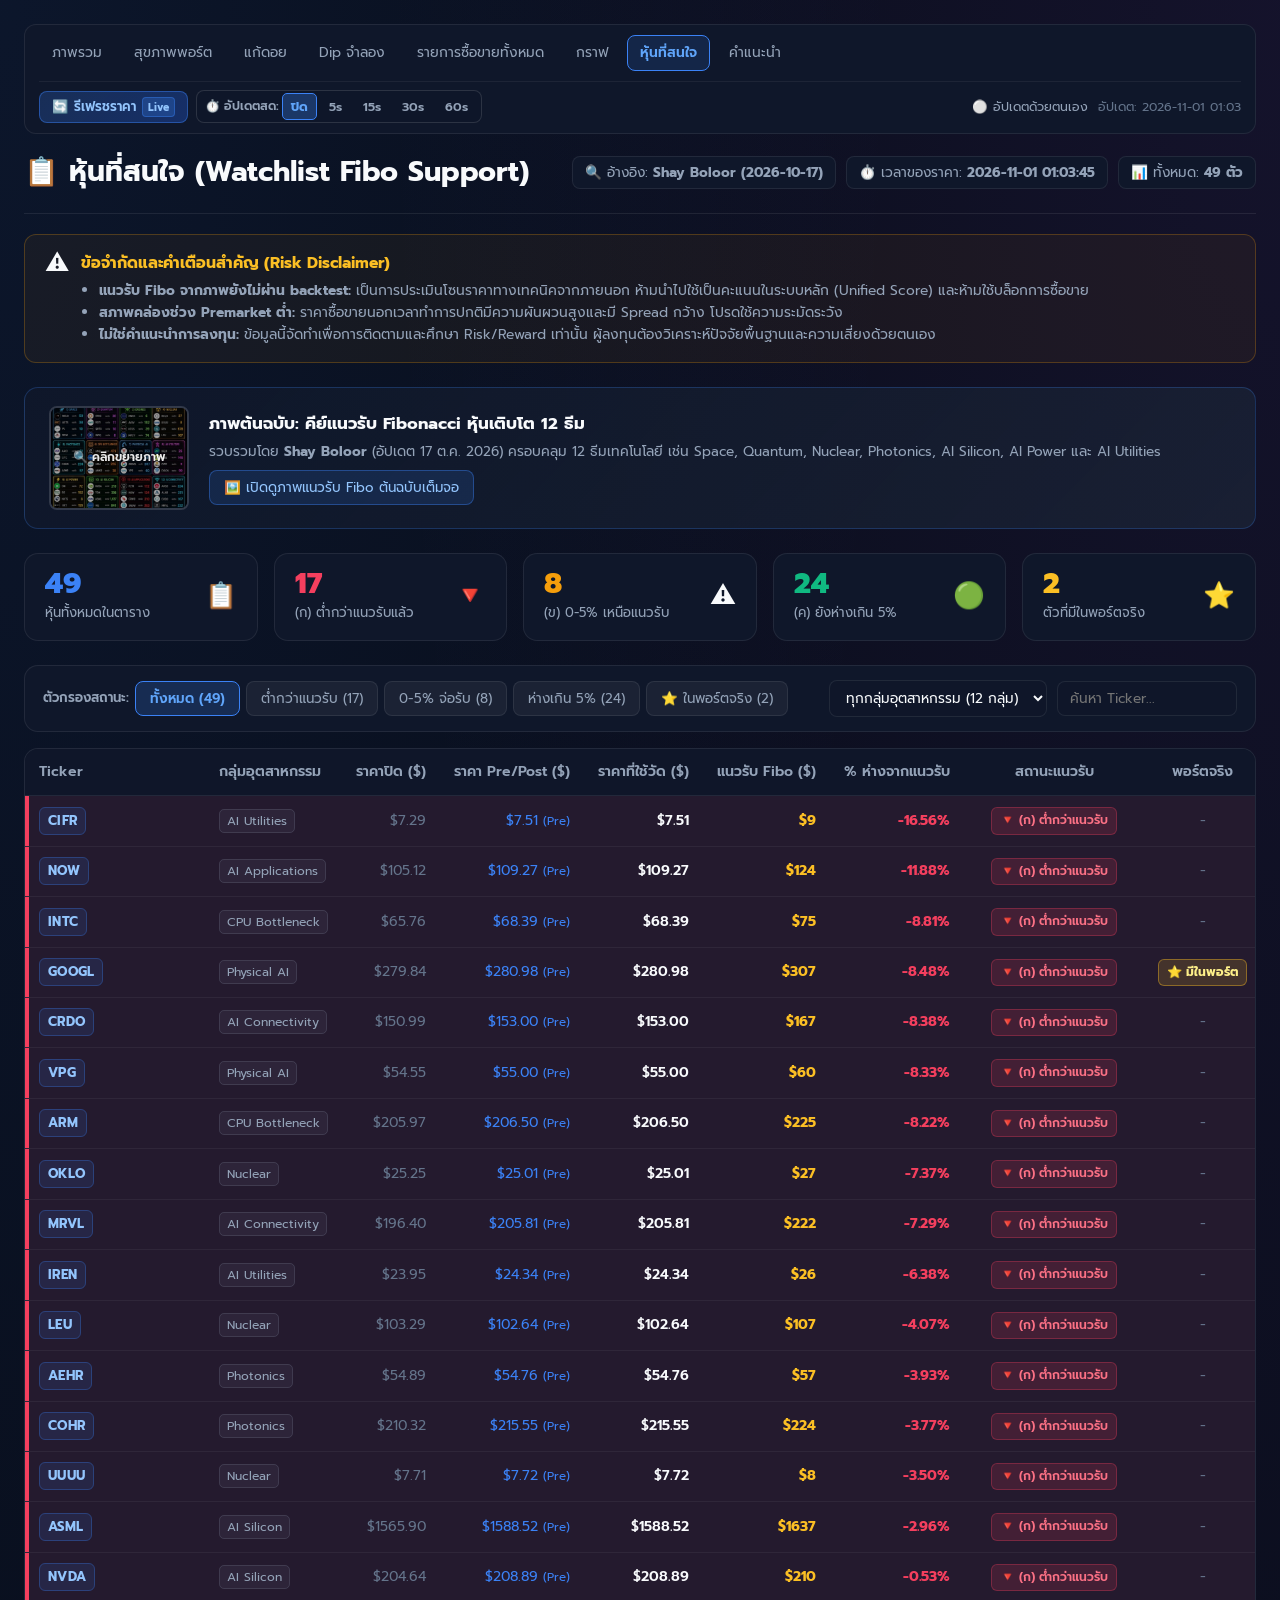
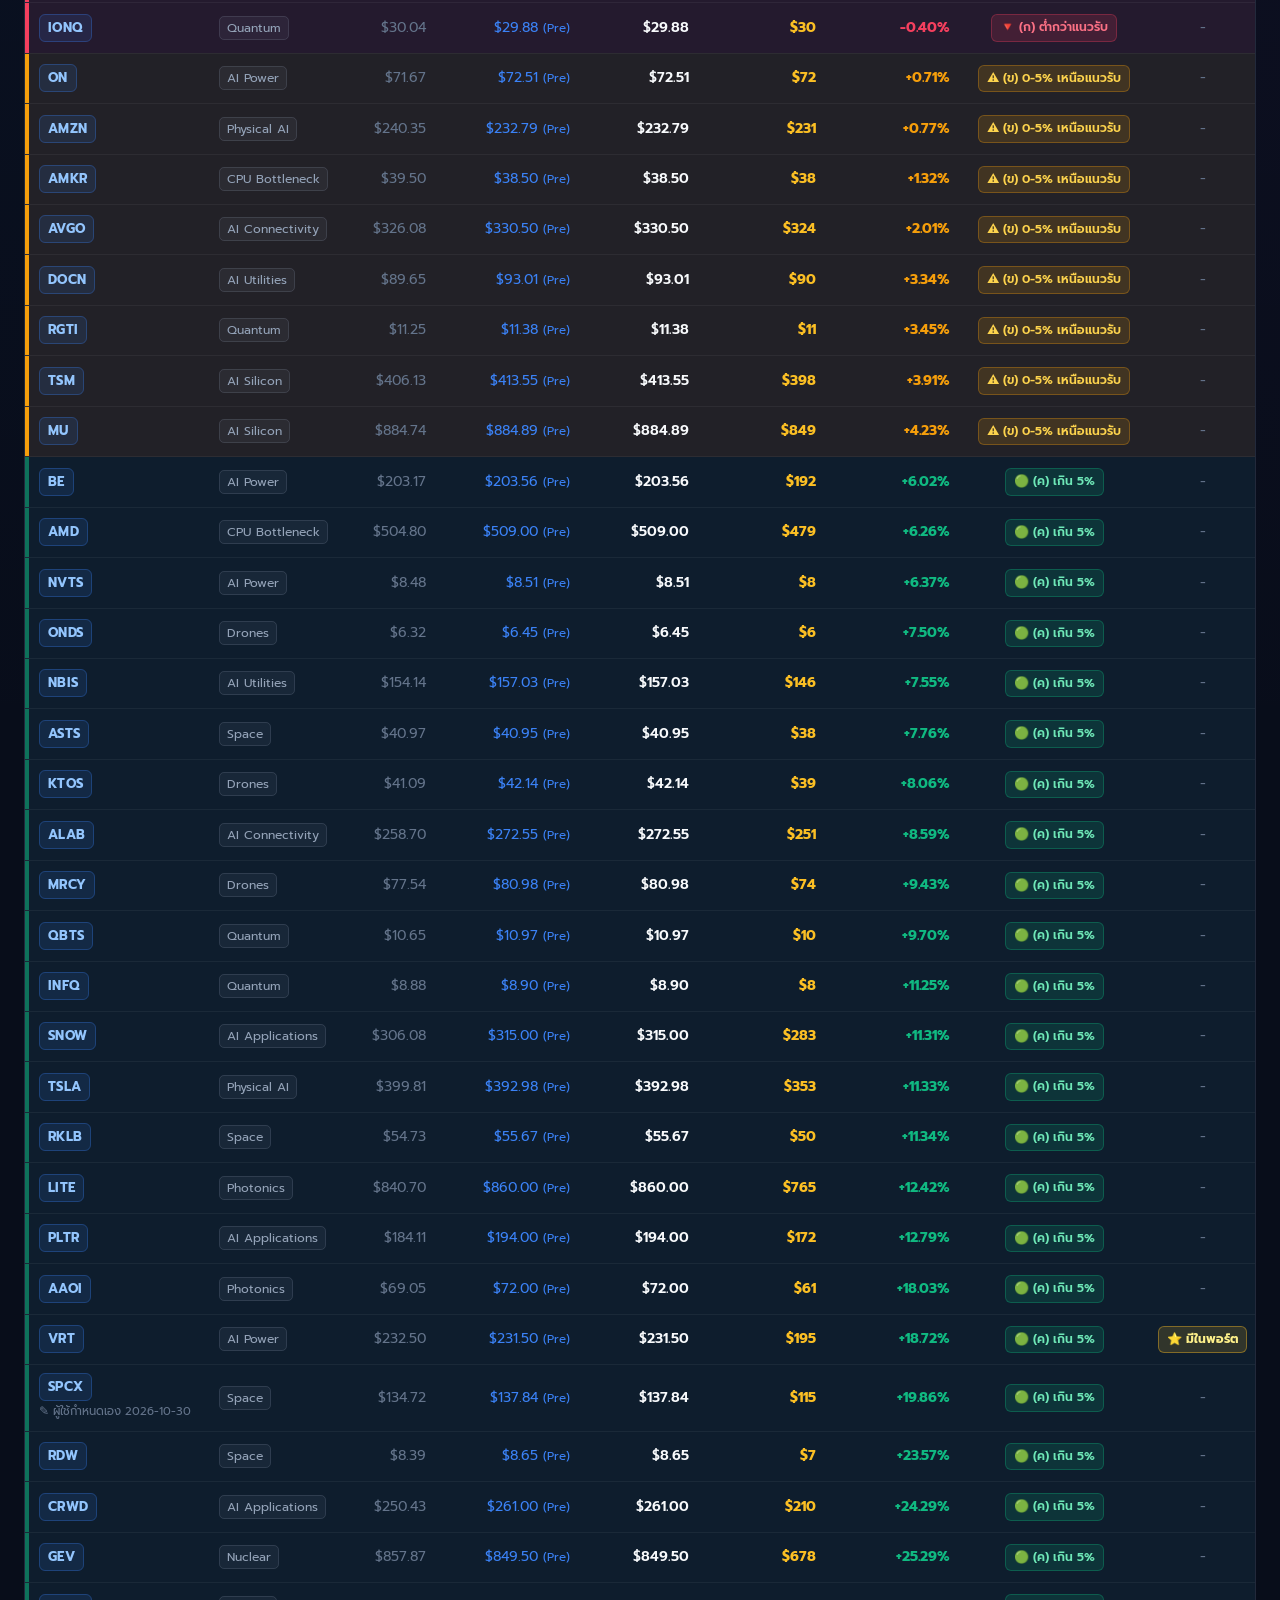
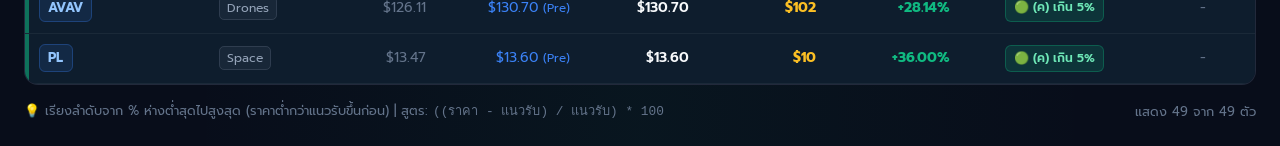
<file: reports/watchlist.html>
<!DOCTYPE html>
<html lang="th">
<head>
    <meta charset="UTF-8">
    <meta name="viewport" content="width=device-width, initial-scale=1.0">
    <title>หุ้นที่สนใจ (Watchlist Fibo Support) - Filter Stock</title>
    <link rel="preconnect" href="https://fonts.googleapis.com">
    <link rel="preconnect" href="https://fonts.gstatic.com" crossorigin>
    <link href="https://fonts.googleapis.com/css2?family=Inter:wght@300;400;500;600;700;800&family=Prompt:wght@300;400;500;600;700&display=swap" rel="stylesheet">
    <style>
        :root {
            --bg-body: #080d1a;
            --bg-card: #0f172a;
            --bg-card-hover: #1e293b;
            --border-color: rgba(255, 255, 255, 0.08);
            --border-subtle: rgba(255, 255, 255, 0.05);
            --text-main: #f8fafc;
            --text-secondary: #94a3b8;
            --text-muted: #64748b;
            --emerald: #10b981;
            --emerald-glow: rgba(16, 185, 129, 0.15);
            --rose: #f43f5e;
            --rose-glow: rgba(244, 63, 94, 0.15);
            --blue: #3b82f6;
            --blue-glow: rgba(59, 130, 246, 0.15);
            --amber: #f59e0b;
            --amber-glow: rgba(245, 158, 11, 0.15);
            --purple: #a855f7;
            --gold: #fbbf24;
            --radius-sm: 8px;
            --radius-md: 14px;
            --radius-lg: 20px;
        }

        * {
            box-sizing: border-box;
            margin: 0;
            padding: 0;
        }

        body {
            font-family: 'Prompt', 'Inter', -apple-system, BlinkMacSystemFont, sans-serif;
            background-color: var(--bg-body);
            color: var(--text-main);
            line-height: 1.6;
            padding: 24px;
            background-image:
                radial-gradient(at 0% 0%, rgba(59, 130, 246, 0.08) 0px, transparent 50%),
                radial-gradient(at 100% 0%, rgba(168, 85, 247, 0.08) 0px, transparent 50%),
                radial-gradient(at 50% 100%, rgba(16, 185, 129, 0.05) 0px, transparent 50%);
            min-height: 100vh;
        }

        .container {
            max-width: 1400px;
            margin: 0 auto;
        }

        /* Header */
        .header {
            display: flex;
            justify-content: space-between;
            align-items: center;
            flex-wrap: wrap;
            gap: 16px;
            margin-bottom: 20px;
            padding-bottom: 18px;
            border-bottom: 1px solid var(--border-color);
        }

        .header-title h1 {
            font-size: 1.75rem;
            font-weight: 700;
            display: flex;
            align-items: center;
            gap: 10px;
        }

        .header-meta {
            display: flex;
            gap: 10px;
            flex-wrap: wrap;
            font-size: 0.85rem;
            color: var(--text-secondary);
        }

        .meta-pill {
            background: var(--bg-card);
            padding: 5px 12px;
            border-radius: var(--radius-sm);
            border: 1px solid var(--border-color);
        }

        .card {
            background: var(--bg-card);
            border: 1px solid var(--border-color);
            border-radius: var(--radius-md);
            padding: 20px;
            margin-bottom: 24px;
        }

        /* Summary Stats Cards */
        .stats-grid {
            display: grid;
            grid-template-columns: repeat(auto-fit, minmax(220px, 1fr));
            gap: 16px;
            margin-bottom: 24px;
        }

        .stat-card {
            background: var(--bg-card);
            border: 1px solid var(--border-color);
            border-radius: var(--radius-md);
            padding: 16px 20px;
            display: flex;
            align-items: center;
            justify-content: space-between;
            cursor: pointer;
            transition: all 0.2s ease;
        }

        .stat-card:hover {
            background: var(--bg-card-hover);
            transform: translateY(-2px);
            border-color: rgba(255, 255, 255, 0.15);
        }

        .stat-card.active {
            border-color: var(--blue);
            background: rgba(59, 130, 246, 0.1);
            box-shadow: 0 0 14px var(--blue-glow);
        }

        .stat-num {
            font-size: 1.8rem;
            font-weight: 800;
            line-height: 1;
        }

        .stat-label {
            font-size: 0.82rem;
            color: var(--text-secondary);
            margin-top: 4px;
        }

        /* Infographic section */
        .infographic-card {
            display: flex;
            gap: 20px;
            align-items: center;
            flex-wrap: wrap;
            background: linear-gradient(135deg, rgba(15, 23, 42, 0.9) 0%, rgba(30, 41, 59, 0.6) 100%);
            border: 1px solid rgba(59, 130, 246, 0.25);
            border-radius: var(--radius-md);
            padding: 18px 24px;
            margin-bottom: 24px;
        }

        .thumb-wrap {
            position: relative;
            flex: 0 0 140px;
            cursor: pointer;
            overflow: hidden;
            border-radius: 8px;
            border: 2px solid rgba(255, 255, 255, 0.15);
            transition: all 0.2s ease;
        }

        .thumb-wrap:hover {
            transform: scale(1.03);
            border-color: var(--blue);
            box-shadow: 0 0 15px var(--blue-glow);
        }

        .thumb-img {
            width: 100%;
            height: 100px;
            object-fit: cover;
            display: block;
        }

        .thumb-overlay {
            position: absolute;
            inset: 0;
            background: rgba(0, 0, 0, 0.4);
            display: flex;
            align-items: center;
            justify-content: center;
            color: #fff;
            font-size: 0.75rem;
            font-weight: 600;
            gap: 4px;
            opacity: 0.9;
        }

        /* Filters Bar */
        .filters-bar {
            display: flex;
            gap: 12px;
            align-items: center;
            flex-wrap: wrap;
            margin-bottom: 16px;
            padding: 14px 18px;
            background: var(--bg-card);
            border: 1px solid var(--border-color);
            border-radius: var(--radius-md);
        }

        .filter-btn {
            background: rgba(255, 255, 255, 0.05);
            border: 1px solid var(--border-color);
            color: var(--text-secondary);
            padding: 6px 14px;
            border-radius: var(--radius-sm);
            font-size: 0.84rem;
            font-family: inherit;
            cursor: pointer;
            transition: all 0.15s ease;
            white-space: nowrap;
        }

        .filter-btn:hover {
            background: rgba(255, 255, 255, 0.1);
            color: var(--text-main);
        }

        .filter-btn.active {
            background: rgba(59, 130, 246, 0.2);
            border-color: var(--blue);
            color: #60a5fa;
            font-weight: 600;
        }

        .search-box {
            background: rgba(15, 23, 42, 0.8);
            border: 1px solid var(--border-color);
            color: var(--text-main);
            padding: 6px 12px;
            border-radius: var(--radius-sm);
            font-size: 0.85rem;
            font-family: inherit;
            outline: none;
            width: 180px;
            transition: border-color 0.2s;
        }

        .search-box:focus {
            border-color: var(--blue);
        }

        .select-box {
            background: rgba(15, 23, 42, 0.8);
            border: 1px solid var(--border-color);
            color: var(--text-main);
            padding: 6px 12px;
            border-radius: var(--radius-sm);
            font-size: 0.85rem;
            font-family: inherit;
            outline: none;
            cursor: pointer;
        }

        /* Table */
        .table-wrap {
            overflow-x: auto;
            border: 1px solid var(--border-color);
            border-radius: var(--radius-md);
            background: var(--bg-card);
        }

        table {
            width: 100%;
            border-collapse: collapse;
            font-size: 0.88rem;
            text-align: left;
        }

        th {
            background: rgba(15, 23, 42, 0.95);
            color: var(--text-secondary);
            padding: 12px 14px;
            font-weight: 600;
            border-bottom: 1px solid var(--border-color);
            white-space: nowrap;
        }

        td {
            padding: 11px 14px;
            border-bottom: 1px solid var(--border-subtle);
        }

        tr:hover td {
            background: rgba(255, 255, 255, 0.02);
        }

        .ticker-pill {
            background: rgba(59, 130, 246, 0.12);
            color: #93c5fd;
            border: 1px solid rgba(59, 130, 246, 0.3);
            padding: 3px 8px;
            border-radius: 6px;
            font-weight: 700;
            font-size: 0.82rem;
            letter-spacing: 0.02em;
        }

        .group-pill {
            background: rgba(148, 163, 184, 0.08);
            color: var(--text-secondary);
            border: 1px solid rgba(148, 163, 184, 0.18);
            padding: 2px 7px;
            border-radius: 5px;
            font-size: 0.76rem;
        }

        .badge {
            display: inline-block;
            padding: 3px 8px;
            border-radius: 6px;
            font-size: 0.76rem;
            font-weight: 600;
            white-space: nowrap;
        }

        .badge-rose {
            background: rgba(244, 63, 94, 0.15);
            color: #fb7185;
            border: 1px solid rgba(244, 63, 94, 0.3);
        }

        .badge-amber {
            background: rgba(245, 158, 11, 0.15);
            color: #fcd34d;
            border: 1px solid rgba(245, 158, 11, 0.3);
        }

        .badge-emerald {
            background: rgba(16, 185, 129, 0.15);
            color: #6ee7b7;
            border: 1px solid rgba(16, 185, 129, 0.3);
        }

        .badge-port {
            background: rgba(251, 191, 36, 0.15);
            color: #fef08a;
            border: 1px solid rgba(251, 191, 36, 0.4);
            font-weight: 700;
        }

        .badge-neutral {
            background: rgba(148, 163, 184, 0.1);
            color: #94a3b8;
            border: 1px solid rgba(148, 163, 184, 0.2);
        }

        .text-emerald { color: var(--emerald); }
        .text-rose { color: var(--rose); }
        .text-amber { color: var(--amber); }
        .text-blue { color: var(--blue); }
        .text-purple { color: var(--purple); }
        .text-gold { color: var(--gold); }
        .text-muted { color: var(--text-muted); }
        .fw-bold { font-weight: 700; }
        .small { font-size: 0.78rem; }

        /* Modal / Lightbox for Image */
        .modal-overlay {
            position: fixed;
            inset: 0;
            background: rgba(0, 0, 0, 0.88);
            backdrop-filter: blur(4px);
            display: none;
            align-items: center;
            justify-content: center;
            z-index: 99999;
            padding: 20px;
        }

        .modal-overlay.open {
            display: flex;
        }

        .modal-content {
            max-width: 90vw;
            max-height: 90vh;
            position: relative;
            background: #0f172a;
            border: 1px solid var(--border-color);
            border-radius: var(--radius-md);
            overflow: auto;
            padding: 10px;
        }

        .modal-img {
            max-width: 100%;
            max-height: 82vh;
            display: block;
            border-radius: 8px;
            margin: 0 auto;
        }

        .modal-close {
            position: absolute;
            top: 14px;
            right: 18px;
            background: rgba(0, 0, 0, 0.6);
            border: 1px solid rgba(255, 255, 255, 0.3);
            color: #fff;
            width: 32px;
            height: 32px;
            border-radius: 50%;
            font-size: 1.1rem;
            cursor: pointer;
            display: flex;
            align-items: center;
            justify-content: center;
        }

        .modal-close:hover {
            background: var(--rose);
        }


        /* Row tint by support status, so the status reads without scrolling sideways */
        tr.status-a td { background: rgba(244, 63, 94, 0.09); }
        tr.status-b td { background: rgba(245, 158, 11, 0.08); }
        tr.status-c td { background: rgba(16, 185, 129, 0.04); }
        tr.status-a td:first-child { box-shadow: inset 4px 0 0 var(--rose); }
        tr.status-b td:first-child { box-shadow: inset 4px 0 0 var(--amber); }
        tr.status-c td:first-child { box-shadow: inset 4px 0 0 rgba(16, 185, 129, 0.55); }
        tr.status-a:hover td { background: rgba(244, 63, 94, 0.14); }
        tr.status-b:hover td { background: rgba(245, 158, 11, 0.13); }
        tr.status-c:hover td { background: rgba(16, 185, 129, 0.08); }

        /* Phone: each stock becomes a card, no sideways scrolling */
        @media (max-width: 768px) {
            .table-wrap { overflow: visible; border: none; background: transparent; }
            #stocks-table thead { display: none; }
            #stocks-table, #stocks-table tbody { display: block; }
            #stocks-table tr.stock-row {
                display: grid;
                grid-template-columns: 1fr auto;
                grid-template-areas: "ticker pct" "group status" "eff supp" "pp close" "port port";
                gap: 6px 10px;
                padding: 12px 14px;
                margin-bottom: 10px;
                border-radius: 12px;
                border: 1px solid var(--border-color);
                background: var(--bg-card);
            }
            #stocks-table tr.stock-row td {
                display: block; padding: 0; border: none; background: transparent !important;
                box-shadow: none !important; text-align: left !important;
            }
            #stocks-table tr.status-a { border-left: 5px solid var(--rose); background: rgba(244, 63, 94, 0.10); }
            #stocks-table tr.status-b { border-left: 5px solid var(--amber); background: rgba(245, 158, 11, 0.09); }
            #stocks-table tr.status-c { border-left: 5px solid rgba(16, 185, 129, 0.6); }
            .c-ticker { grid-area: ticker; }
            .c-pct { grid-area: pct; text-align: right !important; font-size: 1.15rem; }
            .c-group { grid-area: group; }
            .c-status { grid-area: status; text-align: right !important; }
            .c-eff { grid-area: eff; }
            .c-supp { grid-area: supp; text-align: right !important; }
            .c-pp { grid-area: pp; font-size: 0.8rem; }
            .c-close { grid-area: close; text-align: right !important; font-size: 0.8rem; }
            .c-eff::before, .c-supp::before, .c-pp::before, .c-close::before {
                content: attr(data-label) " "; color: var(--text-muted); font-weight: 400; font-size: 0.75rem;
            }
            .c-port { grid-area: port; }
            tr.stock-row[data-portfolio="false"] .c-port, .c-type { display: none !important; }
        }

        @media (max-width: 768px) {
            body { padding: 12px; }
            .stats-grid { grid-template-columns: 1fr 1fr; }
            .infographic-card { flex-direction: column; align-items: flex-start; }
            .thumb-wrap { width: 100%; height: 120px; }
            .thumb-img { height: 120px; }
            .search-box { width: 100%; }
        }
    </style>
</head>
<body>
<div class="container">
    <style>
.rnav { display: flex; flex-direction: column; gap: 10px; box-sizing: border-box; width: 100%; max-width: 100%;
  padding: 10px 14px; margin: 0 0 16px 0; background: #0f172a; border: 1px solid rgba(255,255,255,0.08); border-radius: 12px;
  font-family: 'Prompt', 'Inter', -apple-system, sans-serif; font-size: 0.86rem; }
.rnav-top-row { display: flex; align-items: center; justify-content: space-between; gap: 8px 16px; width: 100%; flex-wrap: wrap; }
.rnav-links { display: flex; gap: 6px; min-width: 0; flex: 1 1 auto; overflow-x: auto; scrollbar-width: none; -webkit-overflow-scrolling: touch; }
.rnav-links::-webkit-scrollbar { display: none; }
.rnav-link { flex: 0 0 auto; white-space: nowrap; padding: 6px 12px; border-radius: 8px; text-decoration: none; color: #94a3b8;
  border: 1px solid transparent; transition: color 0.15s, background 0.15s; }
.rnav-link:hover { color: #f8fafc; background: rgba(255,255,255,0.06); }
.rnav-link.active { color: #60a5fa; background: rgba(59,130,246,0.15); border-color: #3b82f6; font-weight: 600; }
.rnav-time { white-space: nowrap; color: #64748b; font-size: 0.78rem; }

/* GLOBAL LIVE CONTROLS BAR */
.rnav-live-bar { display: flex; align-items: center; justify-content: space-between; gap: 10px; flex-wrap: wrap;
  padding-top: 8px; border-top: 1px solid rgba(255,255,255,0.06); font-size: 0.82rem; }
.rnav-live-left { display: flex; align-items: center; gap: 8px; flex-wrap: wrap; }
.rnav-live-right { display: flex; align-items: center; gap: 10px; margin-left: auto; flex-wrap: wrap; }
.rnav-refresh-btn { display: inline-flex; align-items: center; gap: 6px; background: linear-gradient(135deg, rgba(59, 130, 246, 0.22) 0%, rgba(37, 99, 235, 0.32) 100%);
  border: 1px solid rgba(59, 130, 246, 0.45); color: #93c5fd; padding: 5px 12px; border-radius: 8px; font-size: 0.82rem; font-weight: 600;
  cursor: pointer; transition: all 0.2s ease; font-family: inherit; }
.rnav-refresh-btn:hover { background: linear-gradient(135deg, rgba(59, 130, 246, 0.35) 0%, rgba(37, 99, 235, 0.45) 100%); border-color: #60a5fa; color: #ffffff; }
.rnav-live-badge { font-size: 0.66rem; background: rgba(59, 130, 246, 0.25); border: 1px solid rgba(59, 130, 246, 0.4); padding: 1px 5px; border-radius: 4px; color: #93c5fd; font-weight: 700; }
.rnav-int-group { display: inline-flex; align-items: center; gap: 3px; background: rgba(15, 23, 42, 0.75); border: 1px solid rgba(255, 255, 255, 0.12); border-radius: 8px; padding: 2px 4px; }
.rnav-int-label { font-size: 0.76rem; color: #94a3b8; font-weight: 600; padding-left: 4px; }
.rnav-int-btn { padding: 3px 8px; border-radius: 5px; border: 1px solid transparent; background: transparent; color: #94a3b8; font-size: 0.78rem; font-weight: 600; cursor: pointer; transition: all 0.15s ease; font-family: inherit; }
.rnav-int-btn:hover { color: #f8fafc; background: rgba(255, 255, 255, 0.08); }
.rnav-int-btn.active { background: rgba(59, 130, 246, 0.3); border-color: #3b82f6; color: #60a5fa; font-weight: 700; }
.rnav-status { font-size: 0.78rem; color: #94a3b8; white-space: nowrap; }

@media (max-width: 640px) {
  .rnav { padding: 8px 10px; gap: 8px; }
  .rnav-top-row { gap: 6px; }
  .rnav-live-bar { flex-direction: column; align-items: stretch; gap: 8px; padding-top: 6px; }
  .rnav-live-left { justify-content: space-between; width: 100%; }
  .rnav-live-right { width: 100%; justify-content: space-between; margin-left: 0; }
  .rnav-time { font-size: 0.72rem; }
  .rnav-status { font-size: 0.74rem; }
  /* Every tab visible at once: wrap instead of scrolling sideways. */
  .rnav-links { flex-wrap: wrap; overflow: visible; gap: 4px; }
  .rnav-link { padding: 6px 9px; font-size: 0.80rem; }
  /* Live bar: refresh and interval on one row, status underneath. */
  .rnav-live-left { flex-wrap: nowrap; gap: 6px; }
  .rnav-refresh-btn { padding: 5px 9px; }
  .rnav-live-badge { display: none; }
  .rnav-int-word { display: none; }
  .rnav-int-btn { padding: 3px 6px; }
}
</style>
<nav class="rnav" aria-label="รายงาน"><div class="rnav-top-row"><div class="rnav-links"><a href="portfolio_master.html" class="rnav-link">ภาพรวม</a><a href="portfolio_review.html" class="rnav-link">สุขภาพพอร์ต</a><a href="portfolio_recovery.html" class="rnav-link">แก้ดอย</a><a href="portfolio_dip_sim.html" class="rnav-link">Dip จำลอง</a><a href="trades_ledger.html" class="rnav-link">รายการซื้อขายทั้งหมด</a><a href="stock_chart.html" class="rnav-link">กราฟ</a><a href="watchlist.html" class="rnav-link active" aria-current="page">หุ้นที่สนใจ</a><a href="advisor.html" class="rnav-link">คำแนะนำ</a></div></div><div class="rnav-live-bar"><div class="rnav-live-left"><button id="rnav-btn-refresh" class="rnav-refresh-btn" onclick="triggerGlobalRefresh()" title="กดเพื่อดึงราคาตลาดสดทันที"><span id="rnav-refresh-icon" style="display:inline-block; transition:transform 0.6s ease;">🔄</span> <span id="rnav-refresh-text">รีเฟรชราคา</span> <span class="rnav-live-badge">Live</span></button><div class="rnav-int-group" title="อัปเดตราคาหุ้นอัตโนมัติ (5วิ - 60วิ)"><span class="rnav-int-label">⏱️<span class="rnav-int-word"> อัปเดตสด:</span></span><button id="rnav-live-0" class="rnav-int-btn active" onclick="setGlobalLiveInterval(0)">ปิด</button><button id="rnav-live-5" class="rnav-int-btn" onclick="setGlobalLiveInterval(5)">5s</button><button id="rnav-live-15" class="rnav-int-btn" onclick="setGlobalLiveInterval(15)">15s</button><button id="rnav-live-30" class="rnav-int-btn" onclick="setGlobalLiveInterval(30)">30s</button><button id="rnav-live-60" class="rnav-int-btn" onclick="setGlobalLiveInterval(60)">60s</button></div></div><div class="rnav-live-right"><span id="rnav-live-status" class="rnav-status">⚪ อัปเดตด้วยตนเอง</span><span class="rnav-time">อัปเดต: 2026-11-01 01:03</span></div></div></nav>
<script>
(function() {
  var activeLink = document.querySelector(".rnav-link.active");
  if (activeLink && activeLink.parentNode) {
    activeLink.parentNode.scrollLeft = activeLink.offsetLeft - activeLink.parentNode.offsetLeft - 16;
  }

  var globalIntervalSec = 0;
  var globalCountdownSec = 0;
  var globalCountdownTimer = null;
  var globalLastSyncTime = '';

  window.triggerGlobalRefresh = async function() {
    var btn = document.getElementById('rnav-btn-refresh');
    var icon = document.getElementById('rnav-refresh-icon');
    var text = document.getElementById('rnav-refresh-text');
    var statusEl = document.getElementById('rnav-live-status');

    if (btn) { btn.disabled = true; btn.style.opacity = '0.7'; }
    if (icon) icon.style.transform = 'rotate(360deg)';
    if (text) text.textContent = 'กำลังดึง...';

    try {
      if (typeof window.refreshLiveQuotes === 'function') {
        await window.refreshLiveQuotes();
      } else if (typeof window.fetchChartLiveQuotes === 'function') {
        await window.fetchChartLiveQuotes();
      } else {
        await fetchGenericLiveQuotes();
      }
      var now = new Date();
      globalLastSyncTime = now.toLocaleTimeString('th-TH', { hour: '2-digit', minute: '2-digit', second: '2-digit' });
      updateGlobalStatusUI();
    } catch (e) {
      console.warn('Global refresh error:', e);
      if (statusEl) statusEl.textContent = '⚠️ รีเฟรชไม่สำเร็จ';
    } finally {
      if (btn) { btn.disabled = false; btn.style.opacity = '1'; }
      if (icon) icon.style.transform = 'none';
      if (text) text.textContent = 'รีเฟรชราคา';
    }
  };

  window.setGlobalLiveInterval = function(sec) {
    globalIntervalSec = parseInt(sec, 10) || 0;
    try {
      localStorage.setItem('portfolio_live_interval', globalIntervalSec);
    } catch (e) {}

    [0, 5, 15, 30, 60].forEach(function(s) {
      var b = document.getElementById('rnav-live-' + s);
      if (b) b.classList.toggle('active', s === globalIntervalSec);
    });

    if (globalCountdownTimer) {
      clearInterval(globalCountdownTimer);
      globalCountdownTimer = null;
    }

    if (typeof window.setLiveInterval === 'function') {
      window.setLiveInterval(globalIntervalSec);
    }
    if (typeof window.setChartLiveInterval === 'function') {
      window.setChartLiveInterval(globalIntervalSec);
    }

    if (globalIntervalSec <= 0) {
      updateGlobalStatusUI();
      return;
    }

    globalCountdownSec = globalIntervalSec;
    updateGlobalStatusUI();

    if (typeof window.setLiveInterval !== 'function' && typeof window.setChartLiveInterval !== 'function') {
      window.triggerGlobalRefresh();
      globalCountdownTimer = setInterval(function() {
        if (document.hidden) return;
        globalCountdownSec--;
        if (globalCountdownSec <= 0) {
          globalCountdownSec = globalIntervalSec;
          window.triggerGlobalRefresh();
        }
        updateGlobalStatusUI();
      }, 1000);
    }
  };

  function updateGlobalStatusUI() {
    var statusEl = document.getElementById('rnav-live-status');
    if (!statusEl) return;
    if (globalIntervalSec <= 0) {
      statusEl.innerHTML = globalLastSyncTime 
        ? '🟢 ซิงค์ล่าสุด: <strong style="color:#60a5fa;">' + globalLastSyncTime + ' น.</strong>'
        : '⚪ อัปเดตด้วยตนเอง';
    } else {
      var dot = '<span style="display:inline-block;width:7px;height:7px;border-radius:50%;background:#10b981;box-shadow:0 0 6px #10b981;margin-right:4px;"></span>';
      statusEl.innerHTML = dot + 'Live (' + globalIntervalSec + 's): <strong style="color:#10b981;">' + globalCountdownSec + 's</strong>' +
        (globalLastSyncTime ? ' | <strong style="color:#60a5fa;">' + globalLastSyncTime + ' น.</strong>' : '');
    }
  }

  async function fetchGenericLiveQuotes() {
    var res = await fetch('https://scanner.tradingview.com/america/scan', {
      method: 'POST',
      mode: 'cors',
      body: JSON.stringify({
        symbols: { tickers: ["NASDAQ:NVDA","NASDAQ:AAPL","NASDAQ:MSFT","NASDAQ:GOOGL","NASDAQ:AMZN","NYSE:LLY","NASDAQ:TSLA","NASDAQ:AVGO","AMEX:VOO","NASDAQ:QQQI"] },
        columns: ['close', 'change', 'premarket_close', 'premarket_change', 'postmarket_close', 'postmarket_change']
      })
    });
    if (!res.ok) return;
    var data = await res.json();
    var quotes = {};
    (data.data || []).forEach(function(item) {
      var parts = (item.s || '').split(':');
      var tk = parts.length > 1 ? parts[1] : parts[0];
      quotes[tk] = {
        close: item.d[0],
        change: item.d[1],
        premarket_close: item.d[2],
        premarket_change: item.d[3],
        postmarket_close: item.d[4],
        postmarket_change: item.d[5]
      };
    });
    var now = new Date();
    var timeStr = now.toLocaleTimeString('th-TH', { hour: '2-digit', minute: '2-digit', second: '2-digit' });
    var payload = { quotes: quotes, timeStr: timeStr, timestamp: Date.now() };
    try { localStorage.setItem('portfolio_live_bus', JSON.stringify(payload)); } catch(e) {}
    try {
      if (!window.__LIVE_BC__) window.__LIVE_BC__ = new BroadcastChannel('stock_portfolio_live_channel');
      window.__LIVE_BC__.postMessage(payload);
    } catch(e) {}
  }

  window.addEventListener('DOMContentLoaded', function() {
    try {
      var saved = parseInt(localStorage.getItem('portfolio_live_interval') || '0', 10);
      if (saved > 0) {
        setGlobalLiveInterval(saved);
      }
    } catch (e) {}
  });

  try {
    if (!window.__LIVE_BC__) window.__LIVE_BC__ = new BroadcastChannel('stock_portfolio_live_channel');
    window.__LIVE_BC__.onmessage = function(ev) {
      if (ev.data && ev.data.timeStr) {
        globalLastSyncTime = ev.data.timeStr;
        updateGlobalStatusUI();
      }
    };
  } catch(e) {}
})();
</script>
<style>
@media (max-width: 640px) {
  .rc-wrap { overflow: visible !important; border: none !important; background: transparent !important; box-shadow: none !important; }
  table.rc-cards { display: block; width: 100% !important; min-width: 0 !important; border: none !important; background: transparent !important; }
  table.rc-cards thead { display: none; }
  table.rc-cards tbody, table.rc-cards tfoot { display: block; }
  table.rc-cards tr { display: block; margin: 0 0 10px 0; padding: 10px 12px; border: 1px solid rgba(255,255,255,0.10);
    border-radius: 12px; background: rgba(15,23,42,0.75); }
  table.rc-cards td { display: flow-root; padding: 7px 0 !important; border: none !important;
    border-bottom: 1px dashed rgba(255,255,255,0.06) !important; text-align: right !important; white-space: normal !important;
    min-width: 0 !important; max-width: none !important; width: auto !important; position: static !important;
    box-shadow: none !important; background: transparent !important; }
  table.rc-cards td:last-child { border-bottom: none !important; }
  table.rc-cards td[data-label]::before { content: attr(data-label); float: left; width: 40%; margin-right: 10px; text-align: left;
    color: #94a3b8; font-size: 0.74rem; font-weight: 600; line-height: 1.5; }
  table.rc-cards td.rc-head { font-size: 1.02rem; padding-bottom: 8px !important;
    border-bottom: 1px solid rgba(255,255,255,0.10) !important; text-align: left !important; }
  table.rc-cards td.rc-head::before { display: none; }
  table.rc-cards td.rc-empty { display: none; }
}
</style>
<script>
(function () {
  var PHONE = 640, timer = null;
  function headers(table) {
    var row = table.tHead && table.tHead.rows[table.tHead.rows.length - 1];
    if (!row) return [];
    var out = [];
    for (var i = 0; i < row.cells.length; i++) {
      var c = row.cells[i], tmp = document.createElement('div');
      tmp.innerHTML = c.innerHTML.replace(/<br\s*\/?>/gi, ' ');
      var text = (tmp.textContent || '').replace(/\s+/g, ' ').trim();
      for (var k = 0; k < (c.colSpan || 1); k++) out.push(text);
    }
    return out;
  }
  function label(table) {
    var hs = headers(table);
    for (var b = 0; b < table.tBodies.length; b++) {
      var rows = table.tBodies[b].rows;
      for (var r = 0; r < rows.length; r++) {
        var col = 0, cells = rows[r].cells;
        for (var i = 0; i < cells.length; i++) {
          var td = cells[i], h = hs[col] || '';
          col += td.colSpan || 1;
          if (i === 0 && cells.length > 1) { td.classList.add('rc-head'); continue; }
          if (cells.length === 1) continue;
          if (h) td.setAttribute('data-label', h);
          var txt = (td.textContent || '').trim();
          td.classList.toggle('rc-empty', !txt || txt === '-');
        }
      }
    }
  }
  function apply() {
    var phone = window.innerWidth <= PHONE;
    var tables = document.querySelectorAll('table:not(.no-cards):not(.fin-table)');
    for (var t = 0; t < tables.length; t++) {
      var table = tables[t], wrap = table.parentElement;
      if (!phone) {
        if (table.classList.contains('rc-cards')) { table.classList.remove('rc-cards'); if (wrap) wrap.classList.remove('rc-wrap'); }
        continue;
      }
      if (!table.tHead || table.closest('.rc-skip')) continue;
      if (!table.classList.contains('rc-cards')) {
        var avail = wrap ? wrap.clientWidth : window.innerWidth;
        if (table.scrollWidth <= avail + 4) continue;
        table.classList.add('rc-cards');
        if (wrap) wrap.classList.add('rc-wrap');
      }
      label(table);
    }
  }
  function schedule() { clearTimeout(timer); timer = setTimeout(apply, 120); }
  document.addEventListener('DOMContentLoaded', function () {
    apply();
    window.addEventListener('resize', schedule);
    // Live price refreshes rewrite rows; relabel them.
    try { new MutationObserver(function (ms) {
      for (var i = 0; i < ms.length; i++) { if (ms[i].target.closest && ms[i].target.closest('table')) { schedule(); return; } }
      schedule();
    }).observe(document.body, { childList: true, subtree: true }); } catch (e) {}
  });
})();
</script>

    <div class="header">
        <div class="header-title">
            <h1>📋 หุ้นที่สนใจ (Watchlist Fibo Support)</h1>
        </div>
        <div class="header-meta">
            <span class="meta-pill">🔍 อ้างอิง: <strong>Shay Boloor (2026-10-17)</strong></span>
            <span class="meta-pill">⏱️ เวลาของราคา: <strong>2026-11-01 01:03:45</strong></span>
            <span class="meta-pill">📊 ทั้งหมด: <strong>49 ตัว</strong></span>
        </div>
    </div>

    

    <!-- Disclaimer / Limitations Callout Box -->
    <div class="card" style="border-left: 4px solid var(--amber); margin-bottom: 24px; padding: 16px 20px; background: rgba(245, 158, 11, 0.05); border-radius: 12px; border: 1px solid rgba(245, 158, 11, 0.25);">
        <div style="display: flex; gap: 12px; align-items: flex-start;">
            <span style="font-size: 1.5rem; line-height: 1;">⚠️</span>
            <div>
                <div style="font-weight: 700; color: #fbbf24; font-size: 0.98rem; margin-bottom: 4px;">
                    ข้อจำกัดและคำเตือนสำคัญ (Risk Disclaimer)
                </div>
                <ul style="margin: 0; padding-left: 18px; color: var(--text-secondary); font-size: 0.86rem; line-height: 1.6;">
                    <li><strong>แนวรับ Fibo จากภาพยังไม่ผ่าน backtest:</strong> เป็นการประเมินโซนราคาทางเทคนิคจากภายนอก ห้ามนำไปใช้เป็นคะแนนในระบบหลัก (Unified Score) และห้ามใช้บล็อกการซื้อขาย</li>
                    <li><strong>สภาพคล่องช่วง Premarket ต่ำ:</strong> ราคาซื้อขายนอกเวลาทำการปกติมีความผันผวนสูงและมี Spread กว้าง โปรดใช้ความระมัดระวัง</li>
                    <li><strong>ไม่ใช่คำแนะนำการลงทุน:</strong> ข้อมูลนี้จัดทำเพื่อการติดตามและศึกษา Risk/Reward เท่านั้น ผู้ลงทุนต้องวิเคราะห์ปัจจัยพื้นฐานและความเสี่ยงด้วยตนเอง</li>
                </ul>
            </div>
        </div>
    </div>

    <!-- Infographic Preview & Source Attribution -->
    <div class="infographic-card">
        <div class="thumb-wrap" onclick="openImageModal()" title="คลิกเพื่อดูภาพต้นฉบับขนาดเต็ม">
            <img src="assets/shay_fibo_support_2026-10-17.jpeg" alt="Shay Boloor Fibo Support" class="thumb-img">
            <div class="thumb-overlay">
                <span>🔍 คลิกขยายภาพ</span>
            </div>
        </div>
        <div style="flex: 1; min-width: 260px;">
            <div style="font-weight: 700; color: #f8fafc; font-size: 1.05rem; margin-bottom: 4px;">
                ภาพต้นฉบับ: คีย์แนวรับ Fibonacci หุ้นเติบโต 12 ธีม
            </div>
            <div style="color: var(--text-secondary); font-size: 0.85rem; line-height: 1.5; margin-bottom: 8px;">
                รวบรวมโดย <strong>Shay Boloor</strong> (อัปเดต 17 ต.ค. 2026) ครอบคลุม 12 ธีมเทคโนโลยี เช่น Space, Quantum, Nuclear, Photonics, AI Silicon, AI Power และ AI Utilities
            </div>
            <button class="filter-btn" onclick="openImageModal()" style="display: inline-flex; align-items: center; gap: 6px; background: rgba(59, 130, 246, 0.15); border-color: rgba(59, 130, 246, 0.4); color: #93c5fd;">
                🖼️ เปิดดูภาพแนวรับ Fibo ต้นฉบับเต็มจอ
            </button>
        </div>
    </div>

    <!-- Summary Stats Cards -->
    <div class="stats-grid">
        <div class="stat-card" id="card-all" onclick="filterByStatus('all')">
            <div>
                <div class="stat-num text-blue">49</div>
                <div class="stat-label">หุ้นทั้งหมดในตาราง</div>
            </div>
            <span style="font-size: 1.6rem;">📋</span>
        </div>
        <div class="stat-card" id="card-a" onclick="filterByStatus('A')">
            <div>
                <div class="stat-num text-rose">17</div>
                <div class="stat-label">(ก) ต่ำกว่าแนวรับแล้ว</div>
            </div>
            <span style="font-size: 1.6rem;">🔻</span>
        </div>
        <div class="stat-card" id="card-b" onclick="filterByStatus('B')">
            <div>
                <div class="stat-num text-amber">8</div>
                <div class="stat-label">(ข) 0-5% เหนือแนวรับ</div>
            </div>
            <span style="font-size: 1.6rem;">⚠️</span>
        </div>
        <div class="stat-card" id="card-c" onclick="filterByStatus('C')">
            <div>
                <div class="stat-num text-emerald">24</div>
                <div class="stat-label">(ค) ยังห่างเกิน 5%</div>
            </div>
            <span style="font-size: 1.6rem;">🟢</span>
        </div>
        <div class="stat-card" id="card-port" onclick="filterByPortfolio()">
            <div>
                <div class="stat-num text-gold">2</div>
                <div class="stat-label">ตัวที่มีในพอร์ตจริง</div>
            </div>
            <span style="font-size: 1.6rem;">⭐</span>
        </div>
    </div>

    <!-- Filters & Controls Bar -->
    <div class="filters-bar">
        <div style="display: flex; gap: 6px; flex-wrap: wrap; align-items: center;">
            <span style="font-size: 0.82rem; color: var(--text-secondary); font-weight: 600;">ตัวกรองสถานะ:</span>
            <button class="filter-btn active" id="btn-filter-all" onclick="filterByStatus('all')">ทั้งหมด (49)</button>
            <button class="filter-btn" id="btn-filter-a" onclick="filterByStatus('A')">ต่ำกว่าแนวรับ (17)</button>
            <button class="filter-btn" id="btn-filter-b" onclick="filterByStatus('B')">0-5% จ่อรับ (8)</button>
            <button class="filter-btn" id="btn-filter-c" onclick="filterByStatus('C')">ห่างเกิน 5% (24)</button>
            <button class="filter-btn" id="btn-filter-port" onclick="filterByPortfolio()">⭐ ในพอร์ตจริง (2)</button>
        </div>

        <div style="display: flex; gap: 10px; margin-left: auto; flex-wrap: wrap; align-items: center;">
            <select class="select-box" id="group-select" onchange="filterByGroup(this.value)">
                <option value="all">ทุกกลุ่มอุตสาหกรรม (12 กลุ่ม)</option>
                <option value="AI Applications">AI Applications</option><option value="AI Connectivity">AI Connectivity</option><option value="AI Power">AI Power</option><option value="AI Silicon">AI Silicon</option><option value="AI Utilities">AI Utilities</option><option value="CPU Bottleneck">CPU Bottleneck</option><option value="Drones">Drones</option><option value="Nuclear">Nuclear</option><option value="Photonics">Photonics</option><option value="Physical AI">Physical AI</option><option value="Quantum">Quantum</option><option value="Space">Space</option>
            </select>
            <input type="text" class="search-box" id="search-input" placeholder="ค้นหา Ticker..." oninput="handleSearch(this.value)">
        </div>
    </div>

    <!-- Main Table -->
    <div class="table-wrap">
        <table id="stocks-table">
            <thead>
                <tr>
                    <th>Ticker</th>
                    <th>กลุ่มอุตสาหกรรม</th>
                    <th style="text-align: right;">ราคาปิด ($)</th>
                    <th style="text-align: right;">ราคา Pre/Post ($)</th>
                    <th style="text-align: right;">ราคาที่ใช้วัด ($)</th>
                    <th style="text-align: right;">แนวรับ Fibo ($)</th>
                    <th style="text-align: right;">% ห่างจากแนวรับ</th>
                    <th style="text-align: center;">สถานะแนวรับ</th>
                    <th style="text-align: center;">พอร์ตจริง</th>
                    <th style="text-align: left;">ประเภทราคา</th>
                </tr>
            </thead>
            <tbody>
                
        <tr class="stock-row status-a" data-group="AI Utilities" data-status="A" data-portfolio="false" data-ticker="CIFR">
            <td class="c-ticker" style="white-space: nowrap;">
                <span class="ticker-pill">CIFR</span>
            </td>
            <td class="c-group" style="white-space: nowrap;">
                <span class="group-pill">AI Utilities</span>
            </td>
            <td class="c-close text-muted" data-label="ปิด" style="text-align: right; white-space: nowrap;">$7.29</td>
            <td class="c-pp" data-label="Pre/Post" style="text-align: right; white-space: nowrap;"><span class="text-blue" title="Premarket">$7.51 <small>(Pre)</small></span></td>
            <td class="c-eff" data-label="ราคาที่ใช้" style="text-align: right; white-space: nowrap; font-weight: 600;">$7.51</td>
            <td class="c-supp text-gold fw-bold" data-label="แนวรับ" style="text-align: right; white-space: nowrap;">$9</td>
            <td class="c-pct" style="text-align: right; white-space: nowrap;"><span class="text-rose fw-bold">-16.56%</span></td>
            <td class="c-status" style="text-align: center; white-space: nowrap;"><span class="badge badge-rose">🔻 (ก) ต่ำกว่าแนวรับ</span></td>
            <td class="c-port" style="text-align: center; white-space: nowrap;"><span class="text-muted">-</span></td>
            <td class="c-type text-muted small" style="text-align: left; white-space: nowrap;">Premarket</td>
        </tr>
        

        <tr class="stock-row status-a" data-group="AI Applications" data-status="A" data-portfolio="false" data-ticker="NOW">
            <td class="c-ticker" style="white-space: nowrap;">
                <span class="ticker-pill">NOW</span>
            </td>
            <td class="c-group" style="white-space: nowrap;">
                <span class="group-pill">AI Applications</span>
            </td>
            <td class="c-close text-muted" data-label="ปิด" style="text-align: right; white-space: nowrap;">$105.12</td>
            <td class="c-pp" data-label="Pre/Post" style="text-align: right; white-space: nowrap;"><span class="text-blue" title="Premarket">$109.27 <small>(Pre)</small></span></td>
            <td class="c-eff" data-label="ราคาที่ใช้" style="text-align: right; white-space: nowrap; font-weight: 600;">$109.27</td>
            <td class="c-supp text-gold fw-bold" data-label="แนวรับ" style="text-align: right; white-space: nowrap;">$124</td>
            <td class="c-pct" style="text-align: right; white-space: nowrap;"><span class="text-rose fw-bold">-11.88%</span></td>
            <td class="c-status" style="text-align: center; white-space: nowrap;"><span class="badge badge-rose">🔻 (ก) ต่ำกว่าแนวรับ</span></td>
            <td class="c-port" style="text-align: center; white-space: nowrap;"><span class="text-muted">-</span></td>
            <td class="c-type text-muted small" style="text-align: left; white-space: nowrap;">Premarket</td>
        </tr>
        

        <tr class="stock-row status-a" data-group="CPU Bottleneck" data-status="A" data-portfolio="false" data-ticker="INTC">
            <td class="c-ticker" style="white-space: nowrap;">
                <span class="ticker-pill">INTC</span>
            </td>
            <td class="c-group" style="white-space: nowrap;">
                <span class="group-pill">CPU Bottleneck</span>
            </td>
            <td class="c-close text-muted" data-label="ปิด" style="text-align: right; white-space: nowrap;">$65.76</td>
            <td class="c-pp" data-label="Pre/Post" style="text-align: right; white-space: nowrap;"><span class="text-blue" title="Premarket">$68.39 <small>(Pre)</small></span></td>
            <td class="c-eff" data-label="ราคาที่ใช้" style="text-align: right; white-space: nowrap; font-weight: 600;">$68.39</td>
            <td class="c-supp text-gold fw-bold" data-label="แนวรับ" style="text-align: right; white-space: nowrap;">$75</td>
            <td class="c-pct" style="text-align: right; white-space: nowrap;"><span class="text-rose fw-bold">-8.81%</span></td>
            <td class="c-status" style="text-align: center; white-space: nowrap;"><span class="badge badge-rose">🔻 (ก) ต่ำกว่าแนวรับ</span></td>
            <td class="c-port" style="text-align: center; white-space: nowrap;"><span class="text-muted">-</span></td>
            <td class="c-type text-muted small" style="text-align: left; white-space: nowrap;">Premarket</td>
        </tr>
        

        <tr class="stock-row status-a" data-group="Physical AI" data-status="A" data-portfolio="true" data-ticker="GOOGL">
            <td class="c-ticker" style="white-space: nowrap;">
                <span class="ticker-pill">GOOGL</span>
            </td>
            <td class="c-group" style="white-space: nowrap;">
                <span class="group-pill">Physical AI</span>
            </td>
            <td class="c-close text-muted" data-label="ปิด" style="text-align: right; white-space: nowrap;">$279.84</td>
            <td class="c-pp" data-label="Pre/Post" style="text-align: right; white-space: nowrap;"><span class="text-blue" title="Premarket">$280.98 <small>(Pre)</small></span></td>
            <td class="c-eff" data-label="ราคาที่ใช้" style="text-align: right; white-space: nowrap; font-weight: 600;">$280.98</td>
            <td class="c-supp text-gold fw-bold" data-label="แนวรับ" style="text-align: right; white-space: nowrap;">$307</td>
            <td class="c-pct" style="text-align: right; white-space: nowrap;"><span class="text-rose fw-bold">-8.48%</span></td>
            <td class="c-status" style="text-align: center; white-space: nowrap;"><span class="badge badge-rose">🔻 (ก) ต่ำกว่าแนวรับ</span></td>
            <td class="c-port" style="text-align: center; white-space: nowrap;"><span class="badge badge-port" title="มีหุ้นนี้ในพอร์ตจริง (data/portfolio.json)">⭐ มีในพอร์ต</span></td>
            <td class="c-type text-muted small" style="text-align: left; white-space: nowrap;">Premarket</td>
        </tr>
        

        <tr class="stock-row status-a" data-group="AI Connectivity" data-status="A" data-portfolio="false" data-ticker="CRDO">
            <td class="c-ticker" style="white-space: nowrap;">
                <span class="ticker-pill">CRDO</span>
            </td>
            <td class="c-group" style="white-space: nowrap;">
                <span class="group-pill">AI Connectivity</span>
            </td>
            <td class="c-close text-muted" data-label="ปิด" style="text-align: right; white-space: nowrap;">$150.99</td>
            <td class="c-pp" data-label="Pre/Post" style="text-align: right; white-space: nowrap;"><span class="text-blue" title="Premarket">$153.00 <small>(Pre)</small></span></td>
            <td class="c-eff" data-label="ราคาที่ใช้" style="text-align: right; white-space: nowrap; font-weight: 600;">$153.00</td>
            <td class="c-supp text-gold fw-bold" data-label="แนวรับ" style="text-align: right; white-space: nowrap;">$167</td>
            <td class="c-pct" style="text-align: right; white-space: nowrap;"><span class="text-rose fw-bold">-8.38%</span></td>
            <td class="c-status" style="text-align: center; white-space: nowrap;"><span class="badge badge-rose">🔻 (ก) ต่ำกว่าแนวรับ</span></td>
            <td class="c-port" style="text-align: center; white-space: nowrap;"><span class="text-muted">-</span></td>
            <td class="c-type text-muted small" style="text-align: left; white-space: nowrap;">Premarket</td>
        </tr>
        

        <tr class="stock-row status-a" data-group="Physical AI" data-status="A" data-portfolio="false" data-ticker="VPG">
            <td class="c-ticker" style="white-space: nowrap;">
                <span class="ticker-pill">VPG</span>
            </td>
            <td class="c-group" style="white-space: nowrap;">
                <span class="group-pill">Physical AI</span>
            </td>
            <td class="c-close text-muted" data-label="ปิด" style="text-align: right; white-space: nowrap;">$54.55</td>
            <td class="c-pp" data-label="Pre/Post" style="text-align: right; white-space: nowrap;"><span class="text-blue" title="Premarket">$55.00 <small>(Pre)</small></span></td>
            <td class="c-eff" data-label="ราคาที่ใช้" style="text-align: right; white-space: nowrap; font-weight: 600;">$55.00</td>
            <td class="c-supp text-gold fw-bold" data-label="แนวรับ" style="text-align: right; white-space: nowrap;">$60</td>
            <td class="c-pct" style="text-align: right; white-space: nowrap;"><span class="text-rose fw-bold">-8.33%</span></td>
            <td class="c-status" style="text-align: center; white-space: nowrap;"><span class="badge badge-rose">🔻 (ก) ต่ำกว่าแนวรับ</span></td>
            <td class="c-port" style="text-align: center; white-space: nowrap;"><span class="text-muted">-</span></td>
            <td class="c-type text-muted small" style="text-align: left; white-space: nowrap;">Premarket</td>
        </tr>
        

        <tr class="stock-row status-a" data-group="CPU Bottleneck" data-status="A" data-portfolio="false" data-ticker="ARM">
            <td class="c-ticker" style="white-space: nowrap;">
                <span class="ticker-pill">ARM</span>
            </td>
            <td class="c-group" style="white-space: nowrap;">
                <span class="group-pill">CPU Bottleneck</span>
            </td>
            <td class="c-close text-muted" data-label="ปิด" style="text-align: right; white-space: nowrap;">$205.97</td>
            <td class="c-pp" data-label="Pre/Post" style="text-align: right; white-space: nowrap;"><span class="text-blue" title="Premarket">$206.50 <small>(Pre)</small></span></td>
            <td class="c-eff" data-label="ราคาที่ใช้" style="text-align: right; white-space: nowrap; font-weight: 600;">$206.50</td>
            <td class="c-supp text-gold fw-bold" data-label="แนวรับ" style="text-align: right; white-space: nowrap;">$225</td>
            <td class="c-pct" style="text-align: right; white-space: nowrap;"><span class="text-rose fw-bold">-8.22%</span></td>
            <td class="c-status" style="text-align: center; white-space: nowrap;"><span class="badge badge-rose">🔻 (ก) ต่ำกว่าแนวรับ</span></td>
            <td class="c-port" style="text-align: center; white-space: nowrap;"><span class="text-muted">-</span></td>
            <td class="c-type text-muted small" style="text-align: left; white-space: nowrap;">Premarket</td>
        </tr>
        

        <tr class="stock-row status-a" data-group="Nuclear" data-status="A" data-portfolio="false" data-ticker="OKLO">
            <td class="c-ticker" style="white-space: nowrap;">
                <span class="ticker-pill">OKLO</span>
            </td>
            <td class="c-group" style="white-space: nowrap;">
                <span class="group-pill">Nuclear</span>
            </td>
            <td class="c-close text-muted" data-label="ปิด" style="text-align: right; white-space: nowrap;">$25.25</td>
            <td class="c-pp" data-label="Pre/Post" style="text-align: right; white-space: nowrap;"><span class="text-blue" title="Premarket">$25.01 <small>(Pre)</small></span></td>
            <td class="c-eff" data-label="ราคาที่ใช้" style="text-align: right; white-space: nowrap; font-weight: 600;">$25.01</td>
            <td class="c-supp text-gold fw-bold" data-label="แนวรับ" style="text-align: right; white-space: nowrap;">$27</td>
            <td class="c-pct" style="text-align: right; white-space: nowrap;"><span class="text-rose fw-bold">-7.37%</span></td>
            <td class="c-status" style="text-align: center; white-space: nowrap;"><span class="badge badge-rose">🔻 (ก) ต่ำกว่าแนวรับ</span></td>
            <td class="c-port" style="text-align: center; white-space: nowrap;"><span class="text-muted">-</span></td>
            <td class="c-type text-muted small" style="text-align: left; white-space: nowrap;">Premarket</td>
        </tr>
        

        <tr class="stock-row status-a" data-group="AI Connectivity" data-status="A" data-portfolio="false" data-ticker="MRVL">
            <td class="c-ticker" style="white-space: nowrap;">
                <span class="ticker-pill">MRVL</span>
            </td>
            <td class="c-group" style="white-space: nowrap;">
                <span class="group-pill">AI Connectivity</span>
            </td>
            <td class="c-close text-muted" data-label="ปิด" style="text-align: right; white-space: nowrap;">$196.40</td>
            <td class="c-pp" data-label="Pre/Post" style="text-align: right; white-space: nowrap;"><span class="text-blue" title="Premarket">$205.81 <small>(Pre)</small></span></td>
            <td class="c-eff" data-label="ราคาที่ใช้" style="text-align: right; white-space: nowrap; font-weight: 600;">$205.81</td>
            <td class="c-supp text-gold fw-bold" data-label="แนวรับ" style="text-align: right; white-space: nowrap;">$222</td>
            <td class="c-pct" style="text-align: right; white-space: nowrap;"><span class="text-rose fw-bold">-7.29%</span></td>
            <td class="c-status" style="text-align: center; white-space: nowrap;"><span class="badge badge-rose">🔻 (ก) ต่ำกว่าแนวรับ</span></td>
            <td class="c-port" style="text-align: center; white-space: nowrap;"><span class="text-muted">-</span></td>
            <td class="c-type text-muted small" style="text-align: left; white-space: nowrap;">Premarket</td>
        </tr>
        

        <tr class="stock-row status-a" data-group="AI Utilities" data-status="A" data-portfolio="false" data-ticker="IREN">
            <td class="c-ticker" style="white-space: nowrap;">
                <span class="ticker-pill">IREN</span>
            </td>
            <td class="c-group" style="white-space: nowrap;">
                <span class="group-pill">AI Utilities</span>
            </td>
            <td class="c-close text-muted" data-label="ปิด" style="text-align: right; white-space: nowrap;">$23.95</td>
            <td class="c-pp" data-label="Pre/Post" style="text-align: right; white-space: nowrap;"><span class="text-blue" title="Premarket">$24.34 <small>(Pre)</small></span></td>
            <td class="c-eff" data-label="ราคาที่ใช้" style="text-align: right; white-space: nowrap; font-weight: 600;">$24.34</td>
            <td class="c-supp text-gold fw-bold" data-label="แนวรับ" style="text-align: right; white-space: nowrap;">$26</td>
            <td class="c-pct" style="text-align: right; white-space: nowrap;"><span class="text-rose fw-bold">-6.38%</span></td>
            <td class="c-status" style="text-align: center; white-space: nowrap;"><span class="badge badge-rose">🔻 (ก) ต่ำกว่าแนวรับ</span></td>
            <td class="c-port" style="text-align: center; white-space: nowrap;"><span class="text-muted">-</span></td>
            <td class="c-type text-muted small" style="text-align: left; white-space: nowrap;">Premarket</td>
        </tr>
        

        <tr class="stock-row status-a" data-group="Nuclear" data-status="A" data-portfolio="false" data-ticker="LEU">
            <td class="c-ticker" style="white-space: nowrap;">
                <span class="ticker-pill">LEU</span>
            </td>
            <td class="c-group" style="white-space: nowrap;">
                <span class="group-pill">Nuclear</span>
            </td>
            <td class="c-close text-muted" data-label="ปิด" style="text-align: right; white-space: nowrap;">$103.29</td>
            <td class="c-pp" data-label="Pre/Post" style="text-align: right; white-space: nowrap;"><span class="text-blue" title="Premarket">$102.64 <small>(Pre)</small></span></td>
            <td class="c-eff" data-label="ราคาที่ใช้" style="text-align: right; white-space: nowrap; font-weight: 600;">$102.64</td>
            <td class="c-supp text-gold fw-bold" data-label="แนวรับ" style="text-align: right; white-space: nowrap;">$107</td>
            <td class="c-pct" style="text-align: right; white-space: nowrap;"><span class="text-rose fw-bold">-4.07%</span></td>
            <td class="c-status" style="text-align: center; white-space: nowrap;"><span class="badge badge-rose">🔻 (ก) ต่ำกว่าแนวรับ</span></td>
            <td class="c-port" style="text-align: center; white-space: nowrap;"><span class="text-muted">-</span></td>
            <td class="c-type text-muted small" style="text-align: left; white-space: nowrap;">Premarket</td>
        </tr>
        

        <tr class="stock-row status-a" data-group="Photonics" data-status="A" data-portfolio="false" data-ticker="AEHR">
            <td class="c-ticker" style="white-space: nowrap;">
                <span class="ticker-pill">AEHR</span>
            </td>
            <td class="c-group" style="white-space: nowrap;">
                <span class="group-pill">Photonics</span>
            </td>
            <td class="c-close text-muted" data-label="ปิด" style="text-align: right; white-space: nowrap;">$54.89</td>
            <td class="c-pp" data-label="Pre/Post" style="text-align: right; white-space: nowrap;"><span class="text-blue" title="Premarket">$54.76 <small>(Pre)</small></span></td>
            <td class="c-eff" data-label="ราคาที่ใช้" style="text-align: right; white-space: nowrap; font-weight: 600;">$54.76</td>
            <td class="c-supp text-gold fw-bold" data-label="แนวรับ" style="text-align: right; white-space: nowrap;">$57</td>
            <td class="c-pct" style="text-align: right; white-space: nowrap;"><span class="text-rose fw-bold">-3.93%</span></td>
            <td class="c-status" style="text-align: center; white-space: nowrap;"><span class="badge badge-rose">🔻 (ก) ต่ำกว่าแนวรับ</span></td>
            <td class="c-port" style="text-align: center; white-space: nowrap;"><span class="text-muted">-</span></td>
            <td class="c-type text-muted small" style="text-align: left; white-space: nowrap;">Premarket</td>
        </tr>
        

        <tr class="stock-row status-a" data-group="Photonics" data-status="A" data-portfolio="false" data-ticker="COHR">
            <td class="c-ticker" style="white-space: nowrap;">
                <span class="ticker-pill">COHR</span>
            </td>
            <td class="c-group" style="white-space: nowrap;">
                <span class="group-pill">Photonics</span>
            </td>
            <td class="c-close text-muted" data-label="ปิด" style="text-align: right; white-space: nowrap;">$210.32</td>
            <td class="c-pp" data-label="Pre/Post" style="text-align: right; white-space: nowrap;"><span class="text-blue" title="Premarket">$215.55 <small>(Pre)</small></span></td>
            <td class="c-eff" data-label="ราคาที่ใช้" style="text-align: right; white-space: nowrap; font-weight: 600;">$215.55</td>
            <td class="c-supp text-gold fw-bold" data-label="แนวรับ" style="text-align: right; white-space: nowrap;">$224</td>
            <td class="c-pct" style="text-align: right; white-space: nowrap;"><span class="text-rose fw-bold">-3.77%</span></td>
            <td class="c-status" style="text-align: center; white-space: nowrap;"><span class="badge badge-rose">🔻 (ก) ต่ำกว่าแนวรับ</span></td>
            <td class="c-port" style="text-align: center; white-space: nowrap;"><span class="text-muted">-</span></td>
            <td class="c-type text-muted small" style="text-align: left; white-space: nowrap;">Premarket</td>
        </tr>
        

        <tr class="stock-row status-a" data-group="Nuclear" data-status="A" data-portfolio="false" data-ticker="UUUU">
            <td class="c-ticker" style="white-space: nowrap;">
                <span class="ticker-pill">UUUU</span>
            </td>
            <td class="c-group" style="white-space: nowrap;">
                <span class="group-pill">Nuclear</span>
            </td>
            <td class="c-close text-muted" data-label="ปิด" style="text-align: right; white-space: nowrap;">$7.71</td>
            <td class="c-pp" data-label="Pre/Post" style="text-align: right; white-space: nowrap;"><span class="text-blue" title="Premarket">$7.72 <small>(Pre)</small></span></td>
            <td class="c-eff" data-label="ราคาที่ใช้" style="text-align: right; white-space: nowrap; font-weight: 600;">$7.72</td>
            <td class="c-supp text-gold fw-bold" data-label="แนวรับ" style="text-align: right; white-space: nowrap;">$8</td>
            <td class="c-pct" style="text-align: right; white-space: nowrap;"><span class="text-rose fw-bold">-3.50%</span></td>
            <td class="c-status" style="text-align: center; white-space: nowrap;"><span class="badge badge-rose">🔻 (ก) ต่ำกว่าแนวรับ</span></td>
            <td class="c-port" style="text-align: center; white-space: nowrap;"><span class="text-muted">-</span></td>
            <td class="c-type text-muted small" style="text-align: left; white-space: nowrap;">Premarket</td>
        </tr>
        

        <tr class="stock-row status-a" data-group="AI Silicon" data-status="A" data-portfolio="false" data-ticker="ASML">
            <td class="c-ticker" style="white-space: nowrap;">
                <span class="ticker-pill">ASML</span>
            </td>
            <td class="c-group" style="white-space: nowrap;">
                <span class="group-pill">AI Silicon</span>
            </td>
            <td class="c-close text-muted" data-label="ปิด" style="text-align: right; white-space: nowrap;">$1565.90</td>
            <td class="c-pp" data-label="Pre/Post" style="text-align: right; white-space: nowrap;"><span class="text-blue" title="Premarket">$1588.52 <small>(Pre)</small></span></td>
            <td class="c-eff" data-label="ราคาที่ใช้" style="text-align: right; white-space: nowrap; font-weight: 600;">$1588.52</td>
            <td class="c-supp text-gold fw-bold" data-label="แนวรับ" style="text-align: right; white-space: nowrap;">$1637</td>
            <td class="c-pct" style="text-align: right; white-space: nowrap;"><span class="text-rose fw-bold">-2.96%</span></td>
            <td class="c-status" style="text-align: center; white-space: nowrap;"><span class="badge badge-rose">🔻 (ก) ต่ำกว่าแนวรับ</span></td>
            <td class="c-port" style="text-align: center; white-space: nowrap;"><span class="text-muted">-</span></td>
            <td class="c-type text-muted small" style="text-align: left; white-space: nowrap;">Premarket</td>
        </tr>
        

        <tr class="stock-row status-a" data-group="AI Silicon" data-status="A" data-portfolio="false" data-ticker="NVDA">
            <td class="c-ticker" style="white-space: nowrap;">
                <span class="ticker-pill">NVDA</span>
            </td>
            <td class="c-group" style="white-space: nowrap;">
                <span class="group-pill">AI Silicon</span>
            </td>
            <td class="c-close text-muted" data-label="ปิด" style="text-align: right; white-space: nowrap;">$204.64</td>
            <td class="c-pp" data-label="Pre/Post" style="text-align: right; white-space: nowrap;"><span class="text-blue" title="Premarket">$208.89 <small>(Pre)</small></span></td>
            <td class="c-eff" data-label="ราคาที่ใช้" style="text-align: right; white-space: nowrap; font-weight: 600;">$208.89</td>
            <td class="c-supp text-gold fw-bold" data-label="แนวรับ" style="text-align: right; white-space: nowrap;">$210</td>
            <td class="c-pct" style="text-align: right; white-space: nowrap;"><span class="text-rose fw-bold">-0.53%</span></td>
            <td class="c-status" style="text-align: center; white-space: nowrap;"><span class="badge badge-rose">🔻 (ก) ต่ำกว่าแนวรับ</span></td>
            <td class="c-port" style="text-align: center; white-space: nowrap;"><span class="text-muted">-</span></td>
            <td class="c-type text-muted small" style="text-align: left; white-space: nowrap;">Premarket</td>
        </tr>
        

        <tr class="stock-row status-a" data-group="Quantum" data-status="A" data-portfolio="false" data-ticker="IONQ">
            <td class="c-ticker" style="white-space: nowrap;">
                <span class="ticker-pill">IONQ</span>
            </td>
            <td class="c-group" style="white-space: nowrap;">
                <span class="group-pill">Quantum</span>
            </td>
            <td class="c-close text-muted" data-label="ปิด" style="text-align: right; white-space: nowrap;">$30.04</td>
            <td class="c-pp" data-label="Pre/Post" style="text-align: right; white-space: nowrap;"><span class="text-blue" title="Premarket">$29.88 <small>(Pre)</small></span></td>
            <td class="c-eff" data-label="ราคาที่ใช้" style="text-align: right; white-space: nowrap; font-weight: 600;">$29.88</td>
            <td class="c-supp text-gold fw-bold" data-label="แนวรับ" style="text-align: right; white-space: nowrap;">$30</td>
            <td class="c-pct" style="text-align: right; white-space: nowrap;"><span class="text-rose fw-bold">-0.40%</span></td>
            <td class="c-status" style="text-align: center; white-space: nowrap;"><span class="badge badge-rose">🔻 (ก) ต่ำกว่าแนวรับ</span></td>
            <td class="c-port" style="text-align: center; white-space: nowrap;"><span class="text-muted">-</span></td>
            <td class="c-type text-muted small" style="text-align: left; white-space: nowrap;">Premarket</td>
        </tr>
        

        <tr class="stock-row status-b" data-group="AI Power" data-status="B" data-portfolio="false" data-ticker="ON">
            <td class="c-ticker" style="white-space: nowrap;">
                <span class="ticker-pill">ON</span>
            </td>
            <td class="c-group" style="white-space: nowrap;">
                <span class="group-pill">AI Power</span>
            </td>
            <td class="c-close text-muted" data-label="ปิด" style="text-align: right; white-space: nowrap;">$71.67</td>
            <td class="c-pp" data-label="Pre/Post" style="text-align: right; white-space: nowrap;"><span class="text-blue" title="Premarket">$72.51 <small>(Pre)</small></span></td>
            <td class="c-eff" data-label="ราคาที่ใช้" style="text-align: right; white-space: nowrap; font-weight: 600;">$72.51</td>
            <td class="c-supp text-gold fw-bold" data-label="แนวรับ" style="text-align: right; white-space: nowrap;">$72</td>
            <td class="c-pct" style="text-align: right; white-space: nowrap;"><span class="text-amber fw-bold">+0.71%</span></td>
            <td class="c-status" style="text-align: center; white-space: nowrap;"><span class="badge badge-amber">⚠️ (ข) 0-5% เหนือแนวรับ</span></td>
            <td class="c-port" style="text-align: center; white-space: nowrap;"><span class="text-muted">-</span></td>
            <td class="c-type text-muted small" style="text-align: left; white-space: nowrap;">Premarket</td>
        </tr>
        

        <tr class="stock-row status-b" data-group="Physical AI" data-status="B" data-portfolio="false" data-ticker="AMZN">
            <td class="c-ticker" style="white-space: nowrap;">
                <span class="ticker-pill">AMZN</span>
            </td>
            <td class="c-group" style="white-space: nowrap;">
                <span class="group-pill">Physical AI</span>
            </td>
            <td class="c-close text-muted" data-label="ปิด" style="text-align: right; white-space: nowrap;">$240.35</td>
            <td class="c-pp" data-label="Pre/Post" style="text-align: right; white-space: nowrap;"><span class="text-blue" title="Premarket">$232.79 <small>(Pre)</small></span></td>
            <td class="c-eff" data-label="ราคาที่ใช้" style="text-align: right; white-space: nowrap; font-weight: 600;">$232.79</td>
            <td class="c-supp text-gold fw-bold" data-label="แนวรับ" style="text-align: right; white-space: nowrap;">$231</td>
            <td class="c-pct" style="text-align: right; white-space: nowrap;"><span class="text-amber fw-bold">+0.77%</span></td>
            <td class="c-status" style="text-align: center; white-space: nowrap;"><span class="badge badge-amber">⚠️ (ข) 0-5% เหนือแนวรับ</span></td>
            <td class="c-port" style="text-align: center; white-space: nowrap;"><span class="text-muted">-</span></td>
            <td class="c-type text-muted small" style="text-align: left; white-space: nowrap;">Premarket</td>
        </tr>
        

        <tr class="stock-row status-b" data-group="CPU Bottleneck" data-status="B" data-portfolio="false" data-ticker="AMKR">
            <td class="c-ticker" style="white-space: nowrap;">
                <span class="ticker-pill">AMKR</span>
            </td>
            <td class="c-group" style="white-space: nowrap;">
                <span class="group-pill">CPU Bottleneck</span>
            </td>
            <td class="c-close text-muted" data-label="ปิด" style="text-align: right; white-space: nowrap;">$39.50</td>
            <td class="c-pp" data-label="Pre/Post" style="text-align: right; white-space: nowrap;"><span class="text-blue" title="Premarket">$38.50 <small>(Pre)</small></span></td>
            <td class="c-eff" data-label="ราคาที่ใช้" style="text-align: right; white-space: nowrap; font-weight: 600;">$38.50</td>
            <td class="c-supp text-gold fw-bold" data-label="แนวรับ" style="text-align: right; white-space: nowrap;">$38</td>
            <td class="c-pct" style="text-align: right; white-space: nowrap;"><span class="text-amber fw-bold">+1.32%</span></td>
            <td class="c-status" style="text-align: center; white-space: nowrap;"><span class="badge badge-amber">⚠️ (ข) 0-5% เหนือแนวรับ</span></td>
            <td class="c-port" style="text-align: center; white-space: nowrap;"><span class="text-muted">-</span></td>
            <td class="c-type text-muted small" style="text-align: left; white-space: nowrap;">Premarket</td>
        </tr>
        

        <tr class="stock-row status-b" data-group="AI Connectivity" data-status="B" data-portfolio="false" data-ticker="AVGO">
            <td class="c-ticker" style="white-space: nowrap;">
                <span class="ticker-pill">AVGO</span>
            </td>
            <td class="c-group" style="white-space: nowrap;">
                <span class="group-pill">AI Connectivity</span>
            </td>
            <td class="c-close text-muted" data-label="ปิด" style="text-align: right; white-space: nowrap;">$326.08</td>
            <td class="c-pp" data-label="Pre/Post" style="text-align: right; white-space: nowrap;"><span class="text-blue" title="Premarket">$330.50 <small>(Pre)</small></span></td>
            <td class="c-eff" data-label="ราคาที่ใช้" style="text-align: right; white-space: nowrap; font-weight: 600;">$330.50</td>
            <td class="c-supp text-gold fw-bold" data-label="แนวรับ" style="text-align: right; white-space: nowrap;">$324</td>
            <td class="c-pct" style="text-align: right; white-space: nowrap;"><span class="text-amber fw-bold">+2.01%</span></td>
            <td class="c-status" style="text-align: center; white-space: nowrap;"><span class="badge badge-amber">⚠️ (ข) 0-5% เหนือแนวรับ</span></td>
            <td class="c-port" style="text-align: center; white-space: nowrap;"><span class="text-muted">-</span></td>
            <td class="c-type text-muted small" style="text-align: left; white-space: nowrap;">Premarket</td>
        </tr>
        

        <tr class="stock-row status-b" data-group="AI Utilities" data-status="B" data-portfolio="false" data-ticker="DOCN">
            <td class="c-ticker" style="white-space: nowrap;">
                <span class="ticker-pill">DOCN</span>
            </td>
            <td class="c-group" style="white-space: nowrap;">
                <span class="group-pill">AI Utilities</span>
            </td>
            <td class="c-close text-muted" data-label="ปิด" style="text-align: right; white-space: nowrap;">$89.65</td>
            <td class="c-pp" data-label="Pre/Post" style="text-align: right; white-space: nowrap;"><span class="text-blue" title="Premarket">$93.01 <small>(Pre)</small></span></td>
            <td class="c-eff" data-label="ราคาที่ใช้" style="text-align: right; white-space: nowrap; font-weight: 600;">$93.01</td>
            <td class="c-supp text-gold fw-bold" data-label="แนวรับ" style="text-align: right; white-space: nowrap;">$90</td>
            <td class="c-pct" style="text-align: right; white-space: nowrap;"><span class="text-amber fw-bold">+3.34%</span></td>
            <td class="c-status" style="text-align: center; white-space: nowrap;"><span class="badge badge-amber">⚠️ (ข) 0-5% เหนือแนวรับ</span></td>
            <td class="c-port" style="text-align: center; white-space: nowrap;"><span class="text-muted">-</span></td>
            <td class="c-type text-muted small" style="text-align: left; white-space: nowrap;">Premarket</td>
        </tr>
        

        <tr class="stock-row status-b" data-group="Quantum" data-status="B" data-portfolio="false" data-ticker="RGTI">
            <td class="c-ticker" style="white-space: nowrap;">
                <span class="ticker-pill">RGTI</span>
            </td>
            <td class="c-group" style="white-space: nowrap;">
                <span class="group-pill">Quantum</span>
            </td>
            <td class="c-close text-muted" data-label="ปิด" style="text-align: right; white-space: nowrap;">$11.25</td>
            <td class="c-pp" data-label="Pre/Post" style="text-align: right; white-space: nowrap;"><span class="text-blue" title="Premarket">$11.38 <small>(Pre)</small></span></td>
            <td class="c-eff" data-label="ราคาที่ใช้" style="text-align: right; white-space: nowrap; font-weight: 600;">$11.38</td>
            <td class="c-supp text-gold fw-bold" data-label="แนวรับ" style="text-align: right; white-space: nowrap;">$11</td>
            <td class="c-pct" style="text-align: right; white-space: nowrap;"><span class="text-amber fw-bold">+3.45%</span></td>
            <td class="c-status" style="text-align: center; white-space: nowrap;"><span class="badge badge-amber">⚠️ (ข) 0-5% เหนือแนวรับ</span></td>
            <td class="c-port" style="text-align: center; white-space: nowrap;"><span class="text-muted">-</span></td>
            <td class="c-type text-muted small" style="text-align: left; white-space: nowrap;">Premarket</td>
        </tr>
        

        <tr class="stock-row status-b" data-group="AI Silicon" data-status="B" data-portfolio="false" data-ticker="TSM">
            <td class="c-ticker" style="white-space: nowrap;">
                <span class="ticker-pill">TSM</span>
            </td>
            <td class="c-group" style="white-space: nowrap;">
                <span class="group-pill">AI Silicon</span>
            </td>
            <td class="c-close text-muted" data-label="ปิด" style="text-align: right; white-space: nowrap;">$406.13</td>
            <td class="c-pp" data-label="Pre/Post" style="text-align: right; white-space: nowrap;"><span class="text-blue" title="Premarket">$413.55 <small>(Pre)</small></span></td>
            <td class="c-eff" data-label="ราคาที่ใช้" style="text-align: right; white-space: nowrap; font-weight: 600;">$413.55</td>
            <td class="c-supp text-gold fw-bold" data-label="แนวรับ" style="text-align: right; white-space: nowrap;">$398</td>
            <td class="c-pct" style="text-align: right; white-space: nowrap;"><span class="text-amber fw-bold">+3.91%</span></td>
            <td class="c-status" style="text-align: center; white-space: nowrap;"><span class="badge badge-amber">⚠️ (ข) 0-5% เหนือแนวรับ</span></td>
            <td class="c-port" style="text-align: center; white-space: nowrap;"><span class="text-muted">-</span></td>
            <td class="c-type text-muted small" style="text-align: left; white-space: nowrap;">Premarket</td>
        </tr>
        

        <tr class="stock-row status-b" data-group="AI Silicon" data-status="B" data-portfolio="false" data-ticker="MU">
            <td class="c-ticker" style="white-space: nowrap;">
                <span class="ticker-pill">MU</span>
            </td>
            <td class="c-group" style="white-space: nowrap;">
                <span class="group-pill">AI Silicon</span>
            </td>
            <td class="c-close text-muted" data-label="ปิด" style="text-align: right; white-space: nowrap;">$884.74</td>
            <td class="c-pp" data-label="Pre/Post" style="text-align: right; white-space: nowrap;"><span class="text-blue" title="Premarket">$884.89 <small>(Pre)</small></span></td>
            <td class="c-eff" data-label="ราคาที่ใช้" style="text-align: right; white-space: nowrap; font-weight: 600;">$884.89</td>
            <td class="c-supp text-gold fw-bold" data-label="แนวรับ" style="text-align: right; white-space: nowrap;">$849</td>
            <td class="c-pct" style="text-align: right; white-space: nowrap;"><span class="text-amber fw-bold">+4.23%</span></td>
            <td class="c-status" style="text-align: center; white-space: nowrap;"><span class="badge badge-amber">⚠️ (ข) 0-5% เหนือแนวรับ</span></td>
            <td class="c-port" style="text-align: center; white-space: nowrap;"><span class="text-muted">-</span></td>
            <td class="c-type text-muted small" style="text-align: left; white-space: nowrap;">Premarket</td>
        </tr>
        

        <tr class="stock-row status-c" data-group="AI Power" data-status="C" data-portfolio="false" data-ticker="BE">
            <td class="c-ticker" style="white-space: nowrap;">
                <span class="ticker-pill">BE</span>
            </td>
            <td class="c-group" style="white-space: nowrap;">
                <span class="group-pill">AI Power</span>
            </td>
            <td class="c-close text-muted" data-label="ปิด" style="text-align: right; white-space: nowrap;">$203.17</td>
            <td class="c-pp" data-label="Pre/Post" style="text-align: right; white-space: nowrap;"><span class="text-blue" title="Premarket">$203.56 <small>(Pre)</small></span></td>
            <td class="c-eff" data-label="ราคาที่ใช้" style="text-align: right; white-space: nowrap; font-weight: 600;">$203.56</td>
            <td class="c-supp text-gold fw-bold" data-label="แนวรับ" style="text-align: right; white-space: nowrap;">$192</td>
            <td class="c-pct" style="text-align: right; white-space: nowrap;"><span class="text-emerald fw-bold">+6.02%</span></td>
            <td class="c-status" style="text-align: center; white-space: nowrap;"><span class="badge badge-emerald">🟢 (ค) เกิน 5%</span></td>
            <td class="c-port" style="text-align: center; white-space: nowrap;"><span class="text-muted">-</span></td>
            <td class="c-type text-muted small" style="text-align: left; white-space: nowrap;">Premarket</td>
        </tr>
        

        <tr class="stock-row status-c" data-group="CPU Bottleneck" data-status="C" data-portfolio="false" data-ticker="AMD">
            <td class="c-ticker" style="white-space: nowrap;">
                <span class="ticker-pill">AMD</span>
            </td>
            <td class="c-group" style="white-space: nowrap;">
                <span class="group-pill">CPU Bottleneck</span>
            </td>
            <td class="c-close text-muted" data-label="ปิด" style="text-align: right; white-space: nowrap;">$504.80</td>
            <td class="c-pp" data-label="Pre/Post" style="text-align: right; white-space: nowrap;"><span class="text-blue" title="Premarket">$509.00 <small>(Pre)</small></span></td>
            <td class="c-eff" data-label="ราคาที่ใช้" style="text-align: right; white-space: nowrap; font-weight: 600;">$509.00</td>
            <td class="c-supp text-gold fw-bold" data-label="แนวรับ" style="text-align: right; white-space: nowrap;">$479</td>
            <td class="c-pct" style="text-align: right; white-space: nowrap;"><span class="text-emerald fw-bold">+6.26%</span></td>
            <td class="c-status" style="text-align: center; white-space: nowrap;"><span class="badge badge-emerald">🟢 (ค) เกิน 5%</span></td>
            <td class="c-port" style="text-align: center; white-space: nowrap;"><span class="text-muted">-</span></td>
            <td class="c-type text-muted small" style="text-align: left; white-space: nowrap;">Premarket</td>
        </tr>
        

        <tr class="stock-row status-c" data-group="AI Power" data-status="C" data-portfolio="false" data-ticker="NVTS">
            <td class="c-ticker" style="white-space: nowrap;">
                <span class="ticker-pill">NVTS</span>
            </td>
            <td class="c-group" style="white-space: nowrap;">
                <span class="group-pill">AI Power</span>
            </td>
            <td class="c-close text-muted" data-label="ปิด" style="text-align: right; white-space: nowrap;">$8.48</td>
            <td class="c-pp" data-label="Pre/Post" style="text-align: right; white-space: nowrap;"><span class="text-blue" title="Premarket">$8.51 <small>(Pre)</small></span></td>
            <td class="c-eff" data-label="ราคาที่ใช้" style="text-align: right; white-space: nowrap; font-weight: 600;">$8.51</td>
            <td class="c-supp text-gold fw-bold" data-label="แนวรับ" style="text-align: right; white-space: nowrap;">$8</td>
            <td class="c-pct" style="text-align: right; white-space: nowrap;"><span class="text-emerald fw-bold">+6.37%</span></td>
            <td class="c-status" style="text-align: center; white-space: nowrap;"><span class="badge badge-emerald">🟢 (ค) เกิน 5%</span></td>
            <td class="c-port" style="text-align: center; white-space: nowrap;"><span class="text-muted">-</span></td>
            <td class="c-type text-muted small" style="text-align: left; white-space: nowrap;">Premarket</td>
        </tr>
        

        <tr class="stock-row status-c" data-group="Drones" data-status="C" data-portfolio="false" data-ticker="ONDS">
            <td class="c-ticker" style="white-space: nowrap;">
                <span class="ticker-pill">ONDS</span>
            </td>
            <td class="c-group" style="white-space: nowrap;">
                <span class="group-pill">Drones</span>
            </td>
            <td class="c-close text-muted" data-label="ปิด" style="text-align: right; white-space: nowrap;">$6.32</td>
            <td class="c-pp" data-label="Pre/Post" style="text-align: right; white-space: nowrap;"><span class="text-blue" title="Premarket">$6.45 <small>(Pre)</small></span></td>
            <td class="c-eff" data-label="ราคาที่ใช้" style="text-align: right; white-space: nowrap; font-weight: 600;">$6.45</td>
            <td class="c-supp text-gold fw-bold" data-label="แนวรับ" style="text-align: right; white-space: nowrap;">$6</td>
            <td class="c-pct" style="text-align: right; white-space: nowrap;"><span class="text-emerald fw-bold">+7.50%</span></td>
            <td class="c-status" style="text-align: center; white-space: nowrap;"><span class="badge badge-emerald">🟢 (ค) เกิน 5%</span></td>
            <td class="c-port" style="text-align: center; white-space: nowrap;"><span class="text-muted">-</span></td>
            <td class="c-type text-muted small" style="text-align: left; white-space: nowrap;">Premarket</td>
        </tr>
        

        <tr class="stock-row status-c" data-group="AI Utilities" data-status="C" data-portfolio="false" data-ticker="NBIS">
            <td class="c-ticker" style="white-space: nowrap;">
                <span class="ticker-pill">NBIS</span>
            </td>
            <td class="c-group" style="white-space: nowrap;">
                <span class="group-pill">AI Utilities</span>
            </td>
            <td class="c-close text-muted" data-label="ปิด" style="text-align: right; white-space: nowrap;">$154.14</td>
            <td class="c-pp" data-label="Pre/Post" style="text-align: right; white-space: nowrap;"><span class="text-blue" title="Premarket">$157.03 <small>(Pre)</small></span></td>
            <td class="c-eff" data-label="ราคาที่ใช้" style="text-align: right; white-space: nowrap; font-weight: 600;">$157.03</td>
            <td class="c-supp text-gold fw-bold" data-label="แนวรับ" style="text-align: right; white-space: nowrap;">$146</td>
            <td class="c-pct" style="text-align: right; white-space: nowrap;"><span class="text-emerald fw-bold">+7.55%</span></td>
            <td class="c-status" style="text-align: center; white-space: nowrap;"><span class="badge badge-emerald">🟢 (ค) เกิน 5%</span></td>
            <td class="c-port" style="text-align: center; white-space: nowrap;"><span class="text-muted">-</span></td>
            <td class="c-type text-muted small" style="text-align: left; white-space: nowrap;">Premarket</td>
        </tr>
        

        <tr class="stock-row status-c" data-group="Space" data-status="C" data-portfolio="false" data-ticker="ASTS">
            <td class="c-ticker" style="white-space: nowrap;">
                <span class="ticker-pill">ASTS</span>
            </td>
            <td class="c-group" style="white-space: nowrap;">
                <span class="group-pill">Space</span>
            </td>
            <td class="c-close text-muted" data-label="ปิด" style="text-align: right; white-space: nowrap;">$40.97</td>
            <td class="c-pp" data-label="Pre/Post" style="text-align: right; white-space: nowrap;"><span class="text-blue" title="Premarket">$40.95 <small>(Pre)</small></span></td>
            <td class="c-eff" data-label="ราคาที่ใช้" style="text-align: right; white-space: nowrap; font-weight: 600;">$40.95</td>
            <td class="c-supp text-gold fw-bold" data-label="แนวรับ" style="text-align: right; white-space: nowrap;">$38</td>
            <td class="c-pct" style="text-align: right; white-space: nowrap;"><span class="text-emerald fw-bold">+7.76%</span></td>
            <td class="c-status" style="text-align: center; white-space: nowrap;"><span class="badge badge-emerald">🟢 (ค) เกิน 5%</span></td>
            <td class="c-port" style="text-align: center; white-space: nowrap;"><span class="text-muted">-</span></td>
            <td class="c-type text-muted small" style="text-align: left; white-space: nowrap;">Premarket</td>
        </tr>
        

        <tr class="stock-row status-c" data-group="Drones" data-status="C" data-portfolio="false" data-ticker="KTOS">
            <td class="c-ticker" style="white-space: nowrap;">
                <span class="ticker-pill">KTOS</span>
            </td>
            <td class="c-group" style="white-space: nowrap;">
                <span class="group-pill">Drones</span>
            </td>
            <td class="c-close text-muted" data-label="ปิด" style="text-align: right; white-space: nowrap;">$41.09</td>
            <td class="c-pp" data-label="Pre/Post" style="text-align: right; white-space: nowrap;"><span class="text-blue" title="Premarket">$42.14 <small>(Pre)</small></span></td>
            <td class="c-eff" data-label="ราคาที่ใช้" style="text-align: right; white-space: nowrap; font-weight: 600;">$42.14</td>
            <td class="c-supp text-gold fw-bold" data-label="แนวรับ" style="text-align: right; white-space: nowrap;">$39</td>
            <td class="c-pct" style="text-align: right; white-space: nowrap;"><span class="text-emerald fw-bold">+8.06%</span></td>
            <td class="c-status" style="text-align: center; white-space: nowrap;"><span class="badge badge-emerald">🟢 (ค) เกิน 5%</span></td>
            <td class="c-port" style="text-align: center; white-space: nowrap;"><span class="text-muted">-</span></td>
            <td class="c-type text-muted small" style="text-align: left; white-space: nowrap;">Premarket</td>
        </tr>
        

        <tr class="stock-row status-c" data-group="AI Connectivity" data-status="C" data-portfolio="false" data-ticker="ALAB">
            <td class="c-ticker" style="white-space: nowrap;">
                <span class="ticker-pill">ALAB</span>
            </td>
            <td class="c-group" style="white-space: nowrap;">
                <span class="group-pill">AI Connectivity</span>
            </td>
            <td class="c-close text-muted" data-label="ปิด" style="text-align: right; white-space: nowrap;">$258.70</td>
            <td class="c-pp" data-label="Pre/Post" style="text-align: right; white-space: nowrap;"><span class="text-blue" title="Premarket">$272.55 <small>(Pre)</small></span></td>
            <td class="c-eff" data-label="ราคาที่ใช้" style="text-align: right; white-space: nowrap; font-weight: 600;">$272.55</td>
            <td class="c-supp text-gold fw-bold" data-label="แนวรับ" style="text-align: right; white-space: nowrap;">$251</td>
            <td class="c-pct" style="text-align: right; white-space: nowrap;"><span class="text-emerald fw-bold">+8.59%</span></td>
            <td class="c-status" style="text-align: center; white-space: nowrap;"><span class="badge badge-emerald">🟢 (ค) เกิน 5%</span></td>
            <td class="c-port" style="text-align: center; white-space: nowrap;"><span class="text-muted">-</span></td>
            <td class="c-type text-muted small" style="text-align: left; white-space: nowrap;">Premarket</td>
        </tr>
        

        <tr class="stock-row status-c" data-group="Drones" data-status="C" data-portfolio="false" data-ticker="MRCY">
            <td class="c-ticker" style="white-space: nowrap;">
                <span class="ticker-pill">MRCY</span>
            </td>
            <td class="c-group" style="white-space: nowrap;">
                <span class="group-pill">Drones</span>
            </td>
            <td class="c-close text-muted" data-label="ปิด" style="text-align: right; white-space: nowrap;">$77.54</td>
            <td class="c-pp" data-label="Pre/Post" style="text-align: right; white-space: nowrap;"><span class="text-blue" title="Premarket">$80.98 <small>(Pre)</small></span></td>
            <td class="c-eff" data-label="ราคาที่ใช้" style="text-align: right; white-space: nowrap; font-weight: 600;">$80.98</td>
            <td class="c-supp text-gold fw-bold" data-label="แนวรับ" style="text-align: right; white-space: nowrap;">$74</td>
            <td class="c-pct" style="text-align: right; white-space: nowrap;"><span class="text-emerald fw-bold">+9.43%</span></td>
            <td class="c-status" style="text-align: center; white-space: nowrap;"><span class="badge badge-emerald">🟢 (ค) เกิน 5%</span></td>
            <td class="c-port" style="text-align: center; white-space: nowrap;"><span class="text-muted">-</span></td>
            <td class="c-type text-muted small" style="text-align: left; white-space: nowrap;">Premarket</td>
        </tr>
        

        <tr class="stock-row status-c" data-group="Quantum" data-status="C" data-portfolio="false" data-ticker="QBTS">
            <td class="c-ticker" style="white-space: nowrap;">
                <span class="ticker-pill">QBTS</span>
            </td>
            <td class="c-group" style="white-space: nowrap;">
                <span class="group-pill">Quantum</span>
            </td>
            <td class="c-close text-muted" data-label="ปิด" style="text-align: right; white-space: nowrap;">$10.65</td>
            <td class="c-pp" data-label="Pre/Post" style="text-align: right; white-space: nowrap;"><span class="text-blue" title="Premarket">$10.97 <small>(Pre)</small></span></td>
            <td class="c-eff" data-label="ราคาที่ใช้" style="text-align: right; white-space: nowrap; font-weight: 600;">$10.97</td>
            <td class="c-supp text-gold fw-bold" data-label="แนวรับ" style="text-align: right; white-space: nowrap;">$10</td>
            <td class="c-pct" style="text-align: right; white-space: nowrap;"><span class="text-emerald fw-bold">+9.70%</span></td>
            <td class="c-status" style="text-align: center; white-space: nowrap;"><span class="badge badge-emerald">🟢 (ค) เกิน 5%</span></td>
            <td class="c-port" style="text-align: center; white-space: nowrap;"><span class="text-muted">-</span></td>
            <td class="c-type text-muted small" style="text-align: left; white-space: nowrap;">Premarket</td>
        </tr>
        

        <tr class="stock-row status-c" data-group="Quantum" data-status="C" data-portfolio="false" data-ticker="INFQ">
            <td class="c-ticker" style="white-space: nowrap;">
                <span class="ticker-pill">INFQ</span>
            </td>
            <td class="c-group" style="white-space: nowrap;">
                <span class="group-pill">Quantum</span>
            </td>
            <td class="c-close text-muted" data-label="ปิด" style="text-align: right; white-space: nowrap;">$8.88</td>
            <td class="c-pp" data-label="Pre/Post" style="text-align: right; white-space: nowrap;"><span class="text-blue" title="Premarket">$8.90 <small>(Pre)</small></span></td>
            <td class="c-eff" data-label="ราคาที่ใช้" style="text-align: right; white-space: nowrap; font-weight: 600;">$8.90</td>
            <td class="c-supp text-gold fw-bold" data-label="แนวรับ" style="text-align: right; white-space: nowrap;">$8</td>
            <td class="c-pct" style="text-align: right; white-space: nowrap;"><span class="text-emerald fw-bold">+11.25%</span></td>
            <td class="c-status" style="text-align: center; white-space: nowrap;"><span class="badge badge-emerald">🟢 (ค) เกิน 5%</span></td>
            <td class="c-port" style="text-align: center; white-space: nowrap;"><span class="text-muted">-</span></td>
            <td class="c-type text-muted small" style="text-align: left; white-space: nowrap;">Premarket</td>
        </tr>
        

        <tr class="stock-row status-c" data-group="AI Applications" data-status="C" data-portfolio="false" data-ticker="SNOW">
            <td class="c-ticker" style="white-space: nowrap;">
                <span class="ticker-pill">SNOW</span>
            </td>
            <td class="c-group" style="white-space: nowrap;">
                <span class="group-pill">AI Applications</span>
            </td>
            <td class="c-close text-muted" data-label="ปิด" style="text-align: right; white-space: nowrap;">$306.08</td>
            <td class="c-pp" data-label="Pre/Post" style="text-align: right; white-space: nowrap;"><span class="text-blue" title="Premarket">$315.00 <small>(Pre)</small></span></td>
            <td class="c-eff" data-label="ราคาที่ใช้" style="text-align: right; white-space: nowrap; font-weight: 600;">$315.00</td>
            <td class="c-supp text-gold fw-bold" data-label="แนวรับ" style="text-align: right; white-space: nowrap;">$283</td>
            <td class="c-pct" style="text-align: right; white-space: nowrap;"><span class="text-emerald fw-bold">+11.31%</span></td>
            <td class="c-status" style="text-align: center; white-space: nowrap;"><span class="badge badge-emerald">🟢 (ค) เกิน 5%</span></td>
            <td class="c-port" style="text-align: center; white-space: nowrap;"><span class="text-muted">-</span></td>
            <td class="c-type text-muted small" style="text-align: left; white-space: nowrap;">Premarket</td>
        </tr>
        

        <tr class="stock-row status-c" data-group="Physical AI" data-status="C" data-portfolio="false" data-ticker="TSLA">
            <td class="c-ticker" style="white-space: nowrap;">
                <span class="ticker-pill">TSLA</span>
            </td>
            <td class="c-group" style="white-space: nowrap;">
                <span class="group-pill">Physical AI</span>
            </td>
            <td class="c-close text-muted" data-label="ปิด" style="text-align: right; white-space: nowrap;">$399.81</td>
            <td class="c-pp" data-label="Pre/Post" style="text-align: right; white-space: nowrap;"><span class="text-blue" title="Premarket">$392.98 <small>(Pre)</small></span></td>
            <td class="c-eff" data-label="ราคาที่ใช้" style="text-align: right; white-space: nowrap; font-weight: 600;">$392.98</td>
            <td class="c-supp text-gold fw-bold" data-label="แนวรับ" style="text-align: right; white-space: nowrap;">$353</td>
            <td class="c-pct" style="text-align: right; white-space: nowrap;"><span class="text-emerald fw-bold">+11.33%</span></td>
            <td class="c-status" style="text-align: center; white-space: nowrap;"><span class="badge badge-emerald">🟢 (ค) เกิน 5%</span></td>
            <td class="c-port" style="text-align: center; white-space: nowrap;"><span class="text-muted">-</span></td>
            <td class="c-type text-muted small" style="text-align: left; white-space: nowrap;">Premarket</td>
        </tr>
        

        <tr class="stock-row status-c" data-group="Space" data-status="C" data-portfolio="false" data-ticker="RKLB">
            <td class="c-ticker" style="white-space: nowrap;">
                <span class="ticker-pill">RKLB</span>
            </td>
            <td class="c-group" style="white-space: nowrap;">
                <span class="group-pill">Space</span>
            </td>
            <td class="c-close text-muted" data-label="ปิด" style="text-align: right; white-space: nowrap;">$54.73</td>
            <td class="c-pp" data-label="Pre/Post" style="text-align: right; white-space: nowrap;"><span class="text-blue" title="Premarket">$55.67 <small>(Pre)</small></span></td>
            <td class="c-eff" data-label="ราคาที่ใช้" style="text-align: right; white-space: nowrap; font-weight: 600;">$55.67</td>
            <td class="c-supp text-gold fw-bold" data-label="แนวรับ" style="text-align: right; white-space: nowrap;">$50</td>
            <td class="c-pct" style="text-align: right; white-space: nowrap;"><span class="text-emerald fw-bold">+11.34%</span></td>
            <td class="c-status" style="text-align: center; white-space: nowrap;"><span class="badge badge-emerald">🟢 (ค) เกิน 5%</span></td>
            <td class="c-port" style="text-align: center; white-space: nowrap;"><span class="text-muted">-</span></td>
            <td class="c-type text-muted small" style="text-align: left; white-space: nowrap;">Premarket</td>
        </tr>
        

        <tr class="stock-row status-c" data-group="Photonics" data-status="C" data-portfolio="false" data-ticker="LITE">
            <td class="c-ticker" style="white-space: nowrap;">
                <span class="ticker-pill">LITE</span>
            </td>
            <td class="c-group" style="white-space: nowrap;">
                <span class="group-pill">Photonics</span>
            </td>
            <td class="c-close text-muted" data-label="ปิด" style="text-align: right; white-space: nowrap;">$840.70</td>
            <td class="c-pp" data-label="Pre/Post" style="text-align: right; white-space: nowrap;"><span class="text-blue" title="Premarket">$860.00 <small>(Pre)</small></span></td>
            <td class="c-eff" data-label="ราคาที่ใช้" style="text-align: right; white-space: nowrap; font-weight: 600;">$860.00</td>
            <td class="c-supp text-gold fw-bold" data-label="แนวรับ" style="text-align: right; white-space: nowrap;">$765</td>
            <td class="c-pct" style="text-align: right; white-space: nowrap;"><span class="text-emerald fw-bold">+12.42%</span></td>
            <td class="c-status" style="text-align: center; white-space: nowrap;"><span class="badge badge-emerald">🟢 (ค) เกิน 5%</span></td>
            <td class="c-port" style="text-align: center; white-space: nowrap;"><span class="text-muted">-</span></td>
            <td class="c-type text-muted small" style="text-align: left; white-space: nowrap;">Premarket</td>
        </tr>
        

        <tr class="stock-row status-c" data-group="AI Applications" data-status="C" data-portfolio="false" data-ticker="PLTR">
            <td class="c-ticker" style="white-space: nowrap;">
                <span class="ticker-pill">PLTR</span>
            </td>
            <td class="c-group" style="white-space: nowrap;">
                <span class="group-pill">AI Applications</span>
            </td>
            <td class="c-close text-muted" data-label="ปิด" style="text-align: right; white-space: nowrap;">$184.11</td>
            <td class="c-pp" data-label="Pre/Post" style="text-align: right; white-space: nowrap;"><span class="text-blue" title="Premarket">$194.00 <small>(Pre)</small></span></td>
            <td class="c-eff" data-label="ราคาที่ใช้" style="text-align: right; white-space: nowrap; font-weight: 600;">$194.00</td>
            <td class="c-supp text-gold fw-bold" data-label="แนวรับ" style="text-align: right; white-space: nowrap;">$172</td>
            <td class="c-pct" style="text-align: right; white-space: nowrap;"><span class="text-emerald fw-bold">+12.79%</span></td>
            <td class="c-status" style="text-align: center; white-space: nowrap;"><span class="badge badge-emerald">🟢 (ค) เกิน 5%</span></td>
            <td class="c-port" style="text-align: center; white-space: nowrap;"><span class="text-muted">-</span></td>
            <td class="c-type text-muted small" style="text-align: left; white-space: nowrap;">Premarket</td>
        </tr>
        

        <tr class="stock-row status-c" data-group="Photonics" data-status="C" data-portfolio="false" data-ticker="AAOI">
            <td class="c-ticker" style="white-space: nowrap;">
                <span class="ticker-pill">AAOI</span>
            </td>
            <td class="c-group" style="white-space: nowrap;">
                <span class="group-pill">Photonics</span>
            </td>
            <td class="c-close text-muted" data-label="ปิด" style="text-align: right; white-space: nowrap;">$69.05</td>
            <td class="c-pp" data-label="Pre/Post" style="text-align: right; white-space: nowrap;"><span class="text-blue" title="Premarket">$72.00 <small>(Pre)</small></span></td>
            <td class="c-eff" data-label="ราคาที่ใช้" style="text-align: right; white-space: nowrap; font-weight: 600;">$72.00</td>
            <td class="c-supp text-gold fw-bold" data-label="แนวรับ" style="text-align: right; white-space: nowrap;">$61</td>
            <td class="c-pct" style="text-align: right; white-space: nowrap;"><span class="text-emerald fw-bold">+18.03%</span></td>
            <td class="c-status" style="text-align: center; white-space: nowrap;"><span class="badge badge-emerald">🟢 (ค) เกิน 5%</span></td>
            <td class="c-port" style="text-align: center; white-space: nowrap;"><span class="text-muted">-</span></td>
            <td class="c-type text-muted small" style="text-align: left; white-space: nowrap;">Premarket</td>
        </tr>
        

        <tr class="stock-row status-c" data-group="AI Power" data-status="C" data-portfolio="true" data-ticker="VRT">
            <td class="c-ticker" style="white-space: nowrap;">
                <span class="ticker-pill">VRT</span>
            </td>
            <td class="c-group" style="white-space: nowrap;">
                <span class="group-pill">AI Power</span>
            </td>
            <td class="c-close text-muted" data-label="ปิด" style="text-align: right; white-space: nowrap;">$232.50</td>
            <td class="c-pp" data-label="Pre/Post" style="text-align: right; white-space: nowrap;"><span class="text-blue" title="Premarket">$231.50 <small>(Pre)</small></span></td>
            <td class="c-eff" data-label="ราคาที่ใช้" style="text-align: right; white-space: nowrap; font-weight: 600;">$231.50</td>
            <td class="c-supp text-gold fw-bold" data-label="แนวรับ" style="text-align: right; white-space: nowrap;">$195</td>
            <td class="c-pct" style="text-align: right; white-space: nowrap;"><span class="text-emerald fw-bold">+18.72%</span></td>
            <td class="c-status" style="text-align: center; white-space: nowrap;"><span class="badge badge-emerald">🟢 (ค) เกิน 5%</span></td>
            <td class="c-port" style="text-align: center; white-space: nowrap;"><span class="badge badge-port" title="มีหุ้นนี้ในพอร์ตจริง (data/portfolio.json)">⭐ มีในพอร์ต</span></td>
            <td class="c-type text-muted small" style="text-align: left; white-space: nowrap;">Premarket</td>
        </tr>
        

        <tr class="stock-row status-c" data-group="Space" data-status="C" data-portfolio="false" data-ticker="SPCX">
            <td class="c-ticker" style="white-space: nowrap;">
                <span class="ticker-pill">SPCX</span><div class="text-muted" style="font-size:0.72rem; margin-top:3px;" title="แนวรับไม่ได้มาจากภาพ Shay Boloor">✎ ผู้ใช้กำหนดเอง 2026-10-30</div>
            </td>
            <td class="c-group" style="white-space: nowrap;">
                <span class="group-pill">Space</span>
            </td>
            <td class="c-close text-muted" data-label="ปิด" style="text-align: right; white-space: nowrap;">$134.72</td>
            <td class="c-pp" data-label="Pre/Post" style="text-align: right; white-space: nowrap;"><span class="text-blue" title="Premarket">$137.84 <small>(Pre)</small></span></td>
            <td class="c-eff" data-label="ราคาที่ใช้" style="text-align: right; white-space: nowrap; font-weight: 600;">$137.84</td>
            <td class="c-supp text-gold fw-bold" data-label="แนวรับ" style="text-align: right; white-space: nowrap;">$115</td>
            <td class="c-pct" style="text-align: right; white-space: nowrap;"><span class="text-emerald fw-bold">+19.86%</span></td>
            <td class="c-status" style="text-align: center; white-space: nowrap;"><span class="badge badge-emerald">🟢 (ค) เกิน 5%</span></td>
            <td class="c-port" style="text-align: center; white-space: nowrap;"><span class="text-muted">-</span></td>
            <td class="c-type text-muted small" style="text-align: left; white-space: nowrap;">Premarket</td>
        </tr>
        

        <tr class="stock-row status-c" data-group="Space" data-status="C" data-portfolio="false" data-ticker="RDW">
            <td class="c-ticker" style="white-space: nowrap;">
                <span class="ticker-pill">RDW</span>
            </td>
            <td class="c-group" style="white-space: nowrap;">
                <span class="group-pill">Space</span>
            </td>
            <td class="c-close text-muted" data-label="ปิด" style="text-align: right; white-space: nowrap;">$8.39</td>
            <td class="c-pp" data-label="Pre/Post" style="text-align: right; white-space: nowrap;"><span class="text-blue" title="Premarket">$8.65 <small>(Pre)</small></span></td>
            <td class="c-eff" data-label="ราคาที่ใช้" style="text-align: right; white-space: nowrap; font-weight: 600;">$8.65</td>
            <td class="c-supp text-gold fw-bold" data-label="แนวรับ" style="text-align: right; white-space: nowrap;">$7</td>
            <td class="c-pct" style="text-align: right; white-space: nowrap;"><span class="text-emerald fw-bold">+23.57%</span></td>
            <td class="c-status" style="text-align: center; white-space: nowrap;"><span class="badge badge-emerald">🟢 (ค) เกิน 5%</span></td>
            <td class="c-port" style="text-align: center; white-space: nowrap;"><span class="text-muted">-</span></td>
            <td class="c-type text-muted small" style="text-align: left; white-space: nowrap;">Premarket</td>
        </tr>
        

        <tr class="stock-row status-c" data-group="AI Applications" data-status="C" data-portfolio="false" data-ticker="CRWD">
            <td class="c-ticker" style="white-space: nowrap;">
                <span class="ticker-pill">CRWD</span>
            </td>
            <td class="c-group" style="white-space: nowrap;">
                <span class="group-pill">AI Applications</span>
            </td>
            <td class="c-close text-muted" data-label="ปิด" style="text-align: right; white-space: nowrap;">$250.43</td>
            <td class="c-pp" data-label="Pre/Post" style="text-align: right; white-space: nowrap;"><span class="text-blue" title="Premarket">$261.00 <small>(Pre)</small></span></td>
            <td class="c-eff" data-label="ราคาที่ใช้" style="text-align: right; white-space: nowrap; font-weight: 600;">$261.00</td>
            <td class="c-supp text-gold fw-bold" data-label="แนวรับ" style="text-align: right; white-space: nowrap;">$210</td>
            <td class="c-pct" style="text-align: right; white-space: nowrap;"><span class="text-emerald fw-bold">+24.29%</span></td>
            <td class="c-status" style="text-align: center; white-space: nowrap;"><span class="badge badge-emerald">🟢 (ค) เกิน 5%</span></td>
            <td class="c-port" style="text-align: center; white-space: nowrap;"><span class="text-muted">-</span></td>
            <td class="c-type text-muted small" style="text-align: left; white-space: nowrap;">Premarket</td>
        </tr>
        

        <tr class="stock-row status-c" data-group="Nuclear" data-status="C" data-portfolio="false" data-ticker="GEV">
            <td class="c-ticker" style="white-space: nowrap;">
                <span class="ticker-pill">GEV</span>
            </td>
            <td class="c-group" style="white-space: nowrap;">
                <span class="group-pill">Nuclear</span>
            </td>
            <td class="c-close text-muted" data-label="ปิด" style="text-align: right; white-space: nowrap;">$857.87</td>
            <td class="c-pp" data-label="Pre/Post" style="text-align: right; white-space: nowrap;"><span class="text-blue" title="Premarket">$849.50 <small>(Pre)</small></span></td>
            <td class="c-eff" data-label="ราคาที่ใช้" style="text-align: right; white-space: nowrap; font-weight: 600;">$849.50</td>
            <td class="c-supp text-gold fw-bold" data-label="แนวรับ" style="text-align: right; white-space: nowrap;">$678</td>
            <td class="c-pct" style="text-align: right; white-space: nowrap;"><span class="text-emerald fw-bold">+25.29%</span></td>
            <td class="c-status" style="text-align: center; white-space: nowrap;"><span class="badge badge-emerald">🟢 (ค) เกิน 5%</span></td>
            <td class="c-port" style="text-align: center; white-space: nowrap;"><span class="text-muted">-</span></td>
            <td class="c-type text-muted small" style="text-align: left; white-space: nowrap;">Premarket</td>
        </tr>
        

        <tr class="stock-row status-c" data-group="Drones" data-status="C" data-portfolio="false" data-ticker="AVAV">
            <td class="c-ticker" style="white-space: nowrap;">
                <span class="ticker-pill">AVAV</span>
            </td>
            <td class="c-group" style="white-space: nowrap;">
                <span class="group-pill">Drones</span>
            </td>
            <td class="c-close text-muted" data-label="ปิด" style="text-align: right; white-space: nowrap;">$126.11</td>
            <td class="c-pp" data-label="Pre/Post" style="text-align: right; white-space: nowrap;"><span class="text-blue" title="Premarket">$130.70 <small>(Pre)</small></span></td>
            <td class="c-eff" data-label="ราคาที่ใช้" style="text-align: right; white-space: nowrap; font-weight: 600;">$130.70</td>
            <td class="c-supp text-gold fw-bold" data-label="แนวรับ" style="text-align: right; white-space: nowrap;">$102</td>
            <td class="c-pct" style="text-align: right; white-space: nowrap;"><span class="text-emerald fw-bold">+28.14%</span></td>
            <td class="c-status" style="text-align: center; white-space: nowrap;"><span class="badge badge-emerald">🟢 (ค) เกิน 5%</span></td>
            <td class="c-port" style="text-align: center; white-space: nowrap;"><span class="text-muted">-</span></td>
            <td class="c-type text-muted small" style="text-align: left; white-space: nowrap;">Premarket</td>
        </tr>
        

        <tr class="stock-row status-c" data-group="Space" data-status="C" data-portfolio="false" data-ticker="PL">
            <td class="c-ticker" style="white-space: nowrap;">
                <span class="ticker-pill">PL</span>
            </td>
            <td class="c-group" style="white-space: nowrap;">
                <span class="group-pill">Space</span>
            </td>
            <td class="c-close text-muted" data-label="ปิด" style="text-align: right; white-space: nowrap;">$13.47</td>
            <td class="c-pp" data-label="Pre/Post" style="text-align: right; white-space: nowrap;"><span class="text-blue" title="Premarket">$13.60 <small>(Pre)</small></span></td>
            <td class="c-eff" data-label="ราคาที่ใช้" style="text-align: right; white-space: nowrap; font-weight: 600;">$13.60</td>
            <td class="c-supp text-gold fw-bold" data-label="แนวรับ" style="text-align: right; white-space: nowrap;">$10</td>
            <td class="c-pct" style="text-align: right; white-space: nowrap;"><span class="text-emerald fw-bold">+36.00%</span></td>
            <td class="c-status" style="text-align: center; white-space: nowrap;"><span class="badge badge-emerald">🟢 (ค) เกิน 5%</span></td>
            <td class="c-port" style="text-align: center; white-space: nowrap;"><span class="text-muted">-</span></td>
            <td class="c-type text-muted small" style="text-align: left; white-space: nowrap;">Premarket</td>
        </tr>
        
            </tbody>
        </table>
    </div>

    <div style="margin-top: 16px; display: flex; justify-content: space-between; align-items: center; font-size: 0.8rem; color: var(--text-muted); flex-wrap: wrap; gap: 10px;">
        <div>
            💡 เรียงลำดับจาก % ห่างต่ำสุดไปสูงสุด (ราคาต่ำกว่าแนวรับขึ้นก่อน) | สูตร: <code>((ราคา - แนวรับ) / แนวรับ) * 100</code>
        </div>
        <div id="row-count-display">
            แสดง 49 จาก 49 ตัว
        </div>
    </div>
</div>

<!-- Modal Overlay for Image Zoom -->
<div class="modal-overlay" id="image-modal" onclick="closeImageModal(event)">
    <div class="modal-content" onclick="event.stopPropagation()">
        <button class="modal-close" onclick="closeImageModal()">&times;</button>
        <div style="padding: 10px 10px 14px 10px; color: var(--text-secondary); font-size: 0.85rem; display: flex; justify-content: space-between; align-items: center;">
            <strong style="color: #fff;">🖼️ ภาพต้นฉบับแนวรับ Fibonacci หุ้นเติบโต (Shay Boloor, 17/10/2026)</strong>
            <span>กด ESC หรือคลิกด้านนอกเพื่อปิด</span>
        </div>
        <img src="assets/shay_fibo_support_2026-10-17.jpeg" alt="Fibo Support Large" class="modal-img">
    </div>
</div>

<script>
let currentStatus = 'all';
let currentGroup = 'all';
let currentSearch = '';
let currentPortOnly = false;

function applyFilters() {
    const rows = document.querySelectorAll('.stock-row');
    let visibleCount = 0;

    rows.forEach(row => {
        const rowStatus = row.getAttribute('data-status');
        const rowGroup = row.getAttribute('data-group');
        const rowPort = row.getAttribute('data-portfolio') === 'true';
        const rowTicker = row.getAttribute('data-ticker').toLowerCase();

        let matchStatus = (currentStatus === 'all') || (rowStatus === currentStatus);
        if (currentPortOnly) {
            matchStatus = matchStatus && rowPort;
        }
        const matchGroup = (currentGroup === 'all') || (rowGroup === currentGroup);
        const matchSearch = (!currentSearch) || (rowTicker.includes(currentSearch));

        if (matchStatus && matchGroup && matchSearch) {
            row.style.display = '';
            visibleCount++;
        } else {
            row.style.display = 'none';
        }
    });

    const countDisplay = document.getElementById('row-count-display');
    if (countDisplay) {
        countDisplay.textContent = `แสดง ${visibleCount} จาก ${rows.length} ตัว`;
    }
}

function filterByStatus(status) {
    currentStatus = status;
    currentPortOnly = false;

    document.querySelectorAll('.filter-btn').forEach(btn => btn.classList.remove('active'));
    document.querySelectorAll('.stat-card').forEach(card => card.classList.remove('active'));

    if (status === 'all') {
        document.getElementById('btn-filter-all')?.classList.add('active');
        document.getElementById('card-all')?.classList.add('active');
    } else if (status === 'A') {
        document.getElementById('btn-filter-a')?.classList.add('active');
        document.getElementById('card-a')?.classList.add('active');
    } else if (status === 'B') {
        document.getElementById('btn-filter-b')?.classList.add('active');
        document.getElementById('card-b')?.classList.add('active');
    } else if (status === 'C') {
        document.getElementById('btn-filter-c')?.classList.add('active');
        document.getElementById('card-c')?.classList.add('active');
    }

    applyFilters();
}

function filterByPortfolio() {
    currentPortOnly = !currentPortOnly;
    document.querySelectorAll('.filter-btn').forEach(btn => btn.classList.remove('active'));
    document.querySelectorAll('.stat-card').forEach(card => card.classList.remove('active'));

    const btn = document.getElementById('btn-filter-port');
    const card = document.getElementById('card-port');
    if (currentPortOnly) {
        btn?.classList.add('active');
        card?.classList.add('active');
    } else {
        currentStatus = 'all';
        document.getElementById('btn-filter-all')?.classList.add('active');
        document.getElementById('card-all')?.classList.add('active');
    }
    applyFilters();
}

function filterByGroup(group) {
    currentGroup = group;
    applyFilters();
}

function handleSearch(query) {
    currentSearch = (query || '').trim().toLowerCase();
    applyFilters();
}

function openImageModal() {
    const modal = document.getElementById('image-modal');
    if (modal) modal.classList.add('open');
}

function closeImageModal(e) {
    const modal = document.getElementById('image-modal');
    if (modal) modal.classList.remove('open');
}

document.addEventListener('keydown', function(e) {
    if (e.key === 'Escape') closeImageModal();
});
</script>
</body>
</html>
</file>
